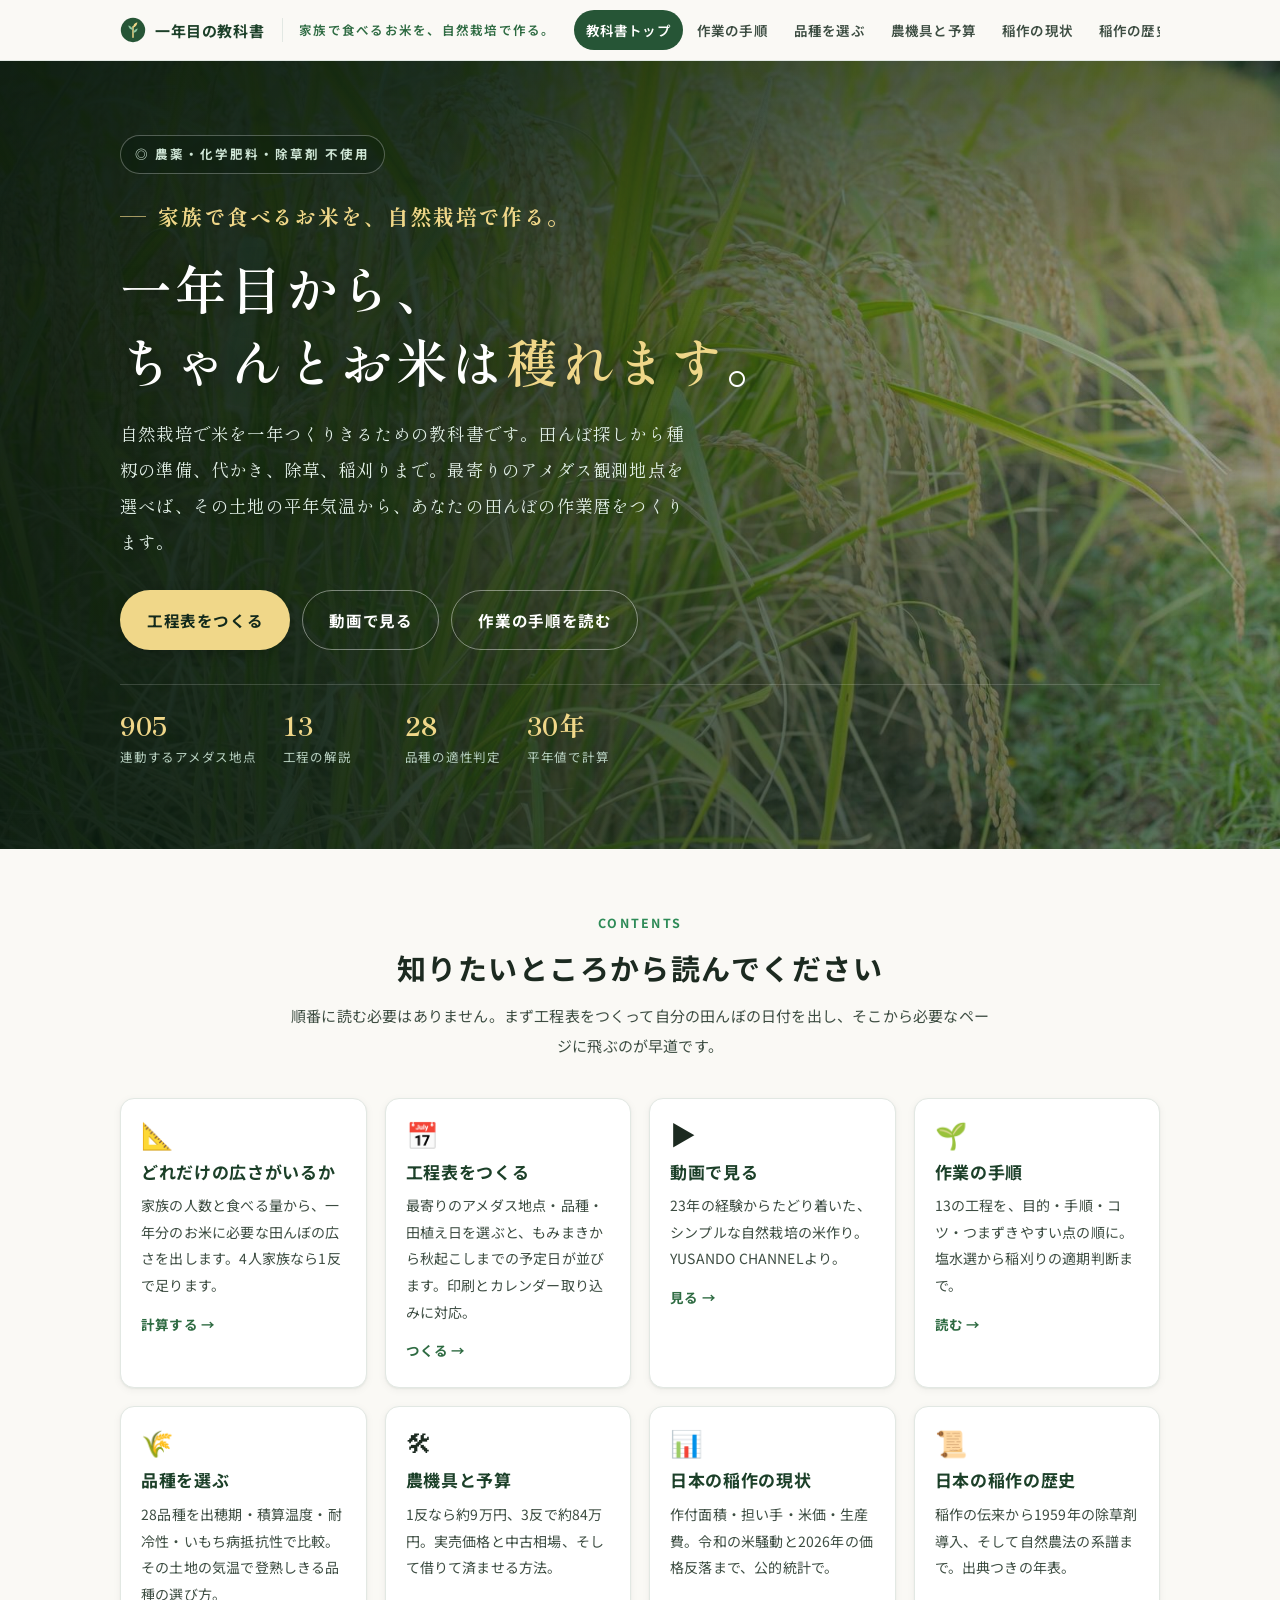
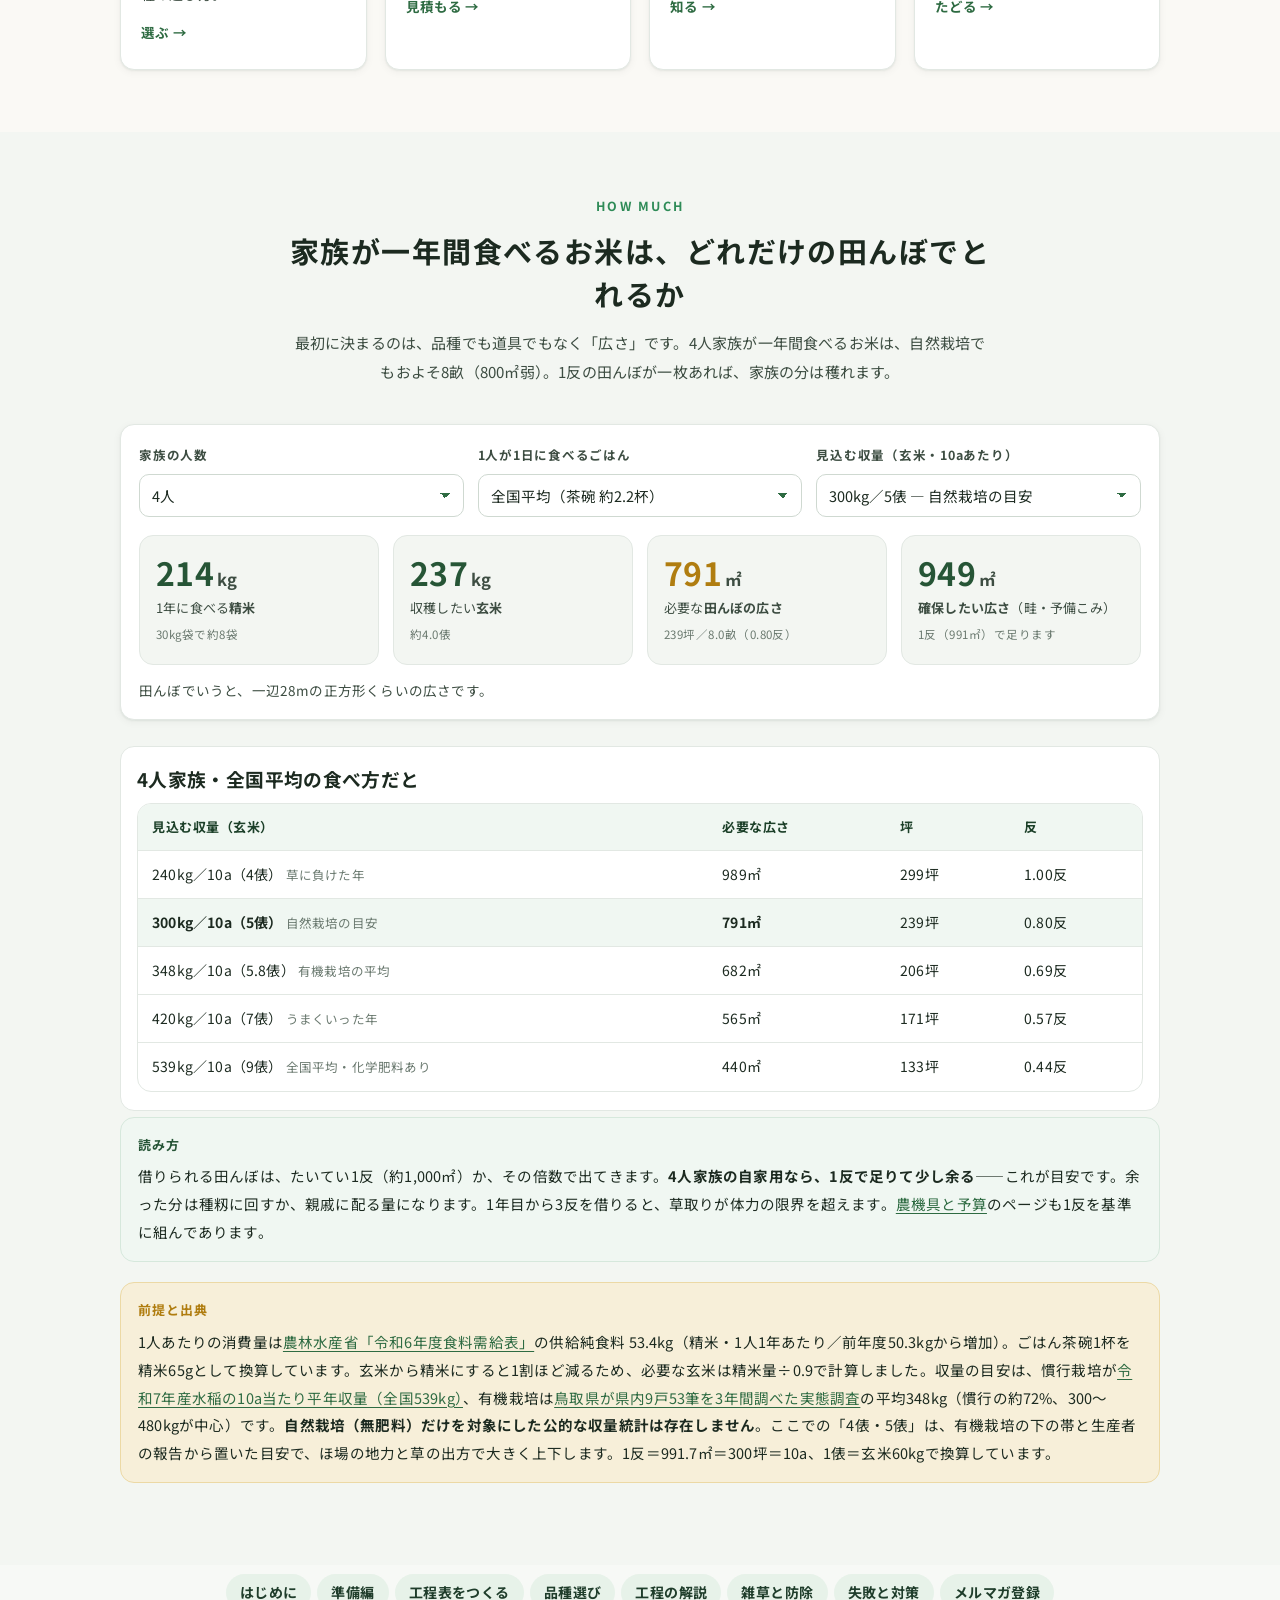
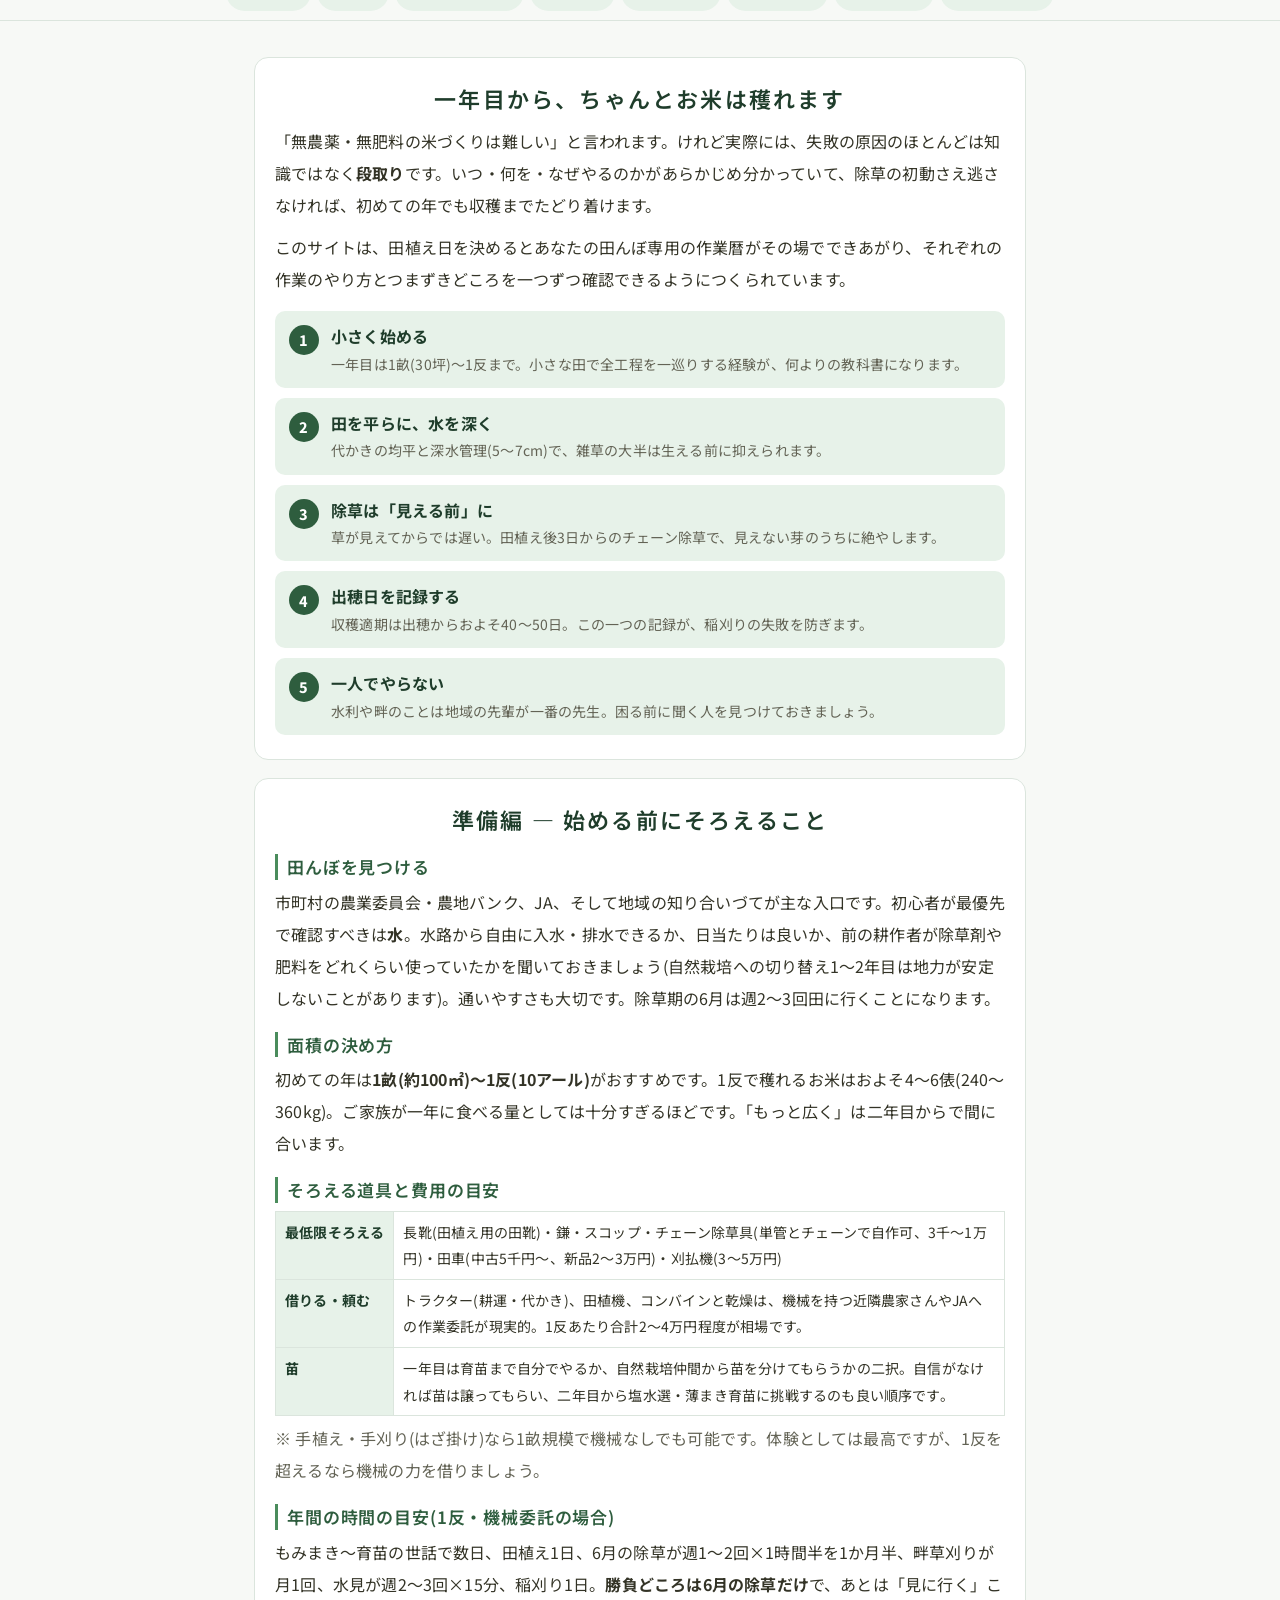
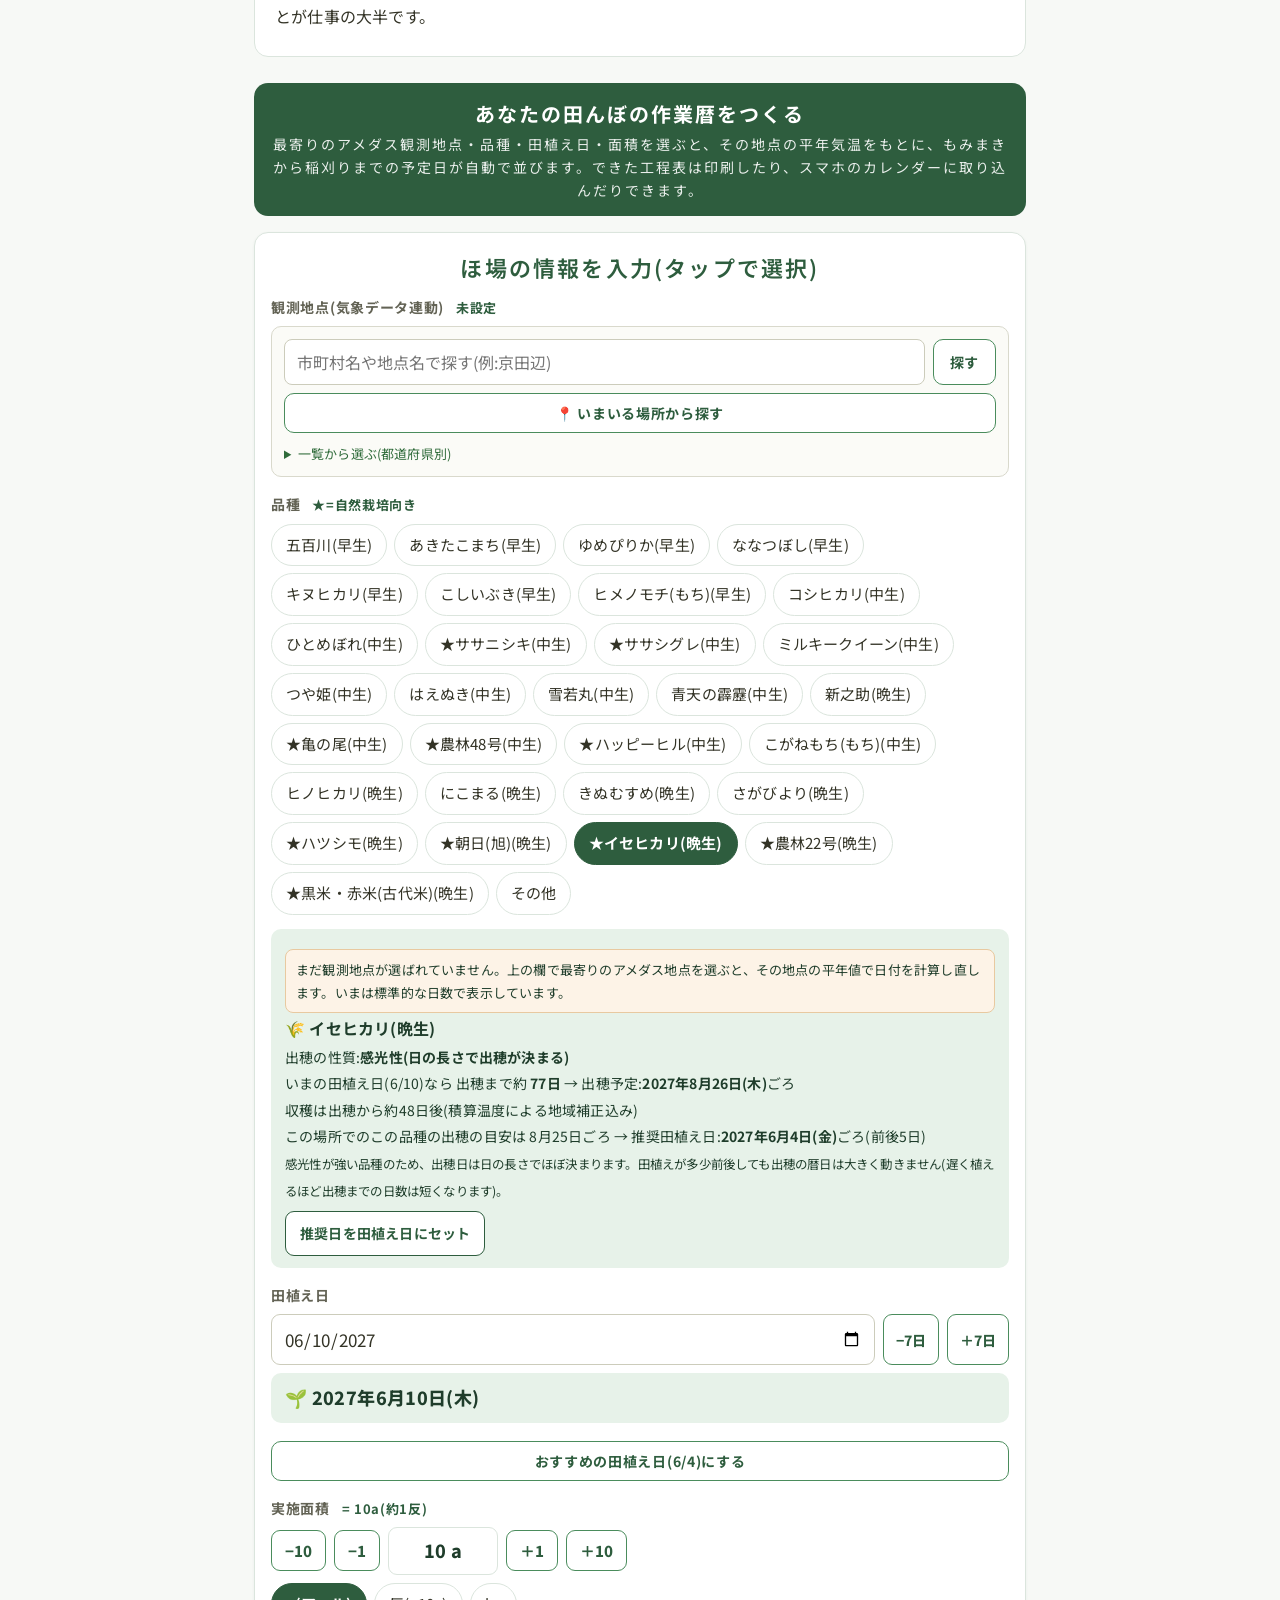
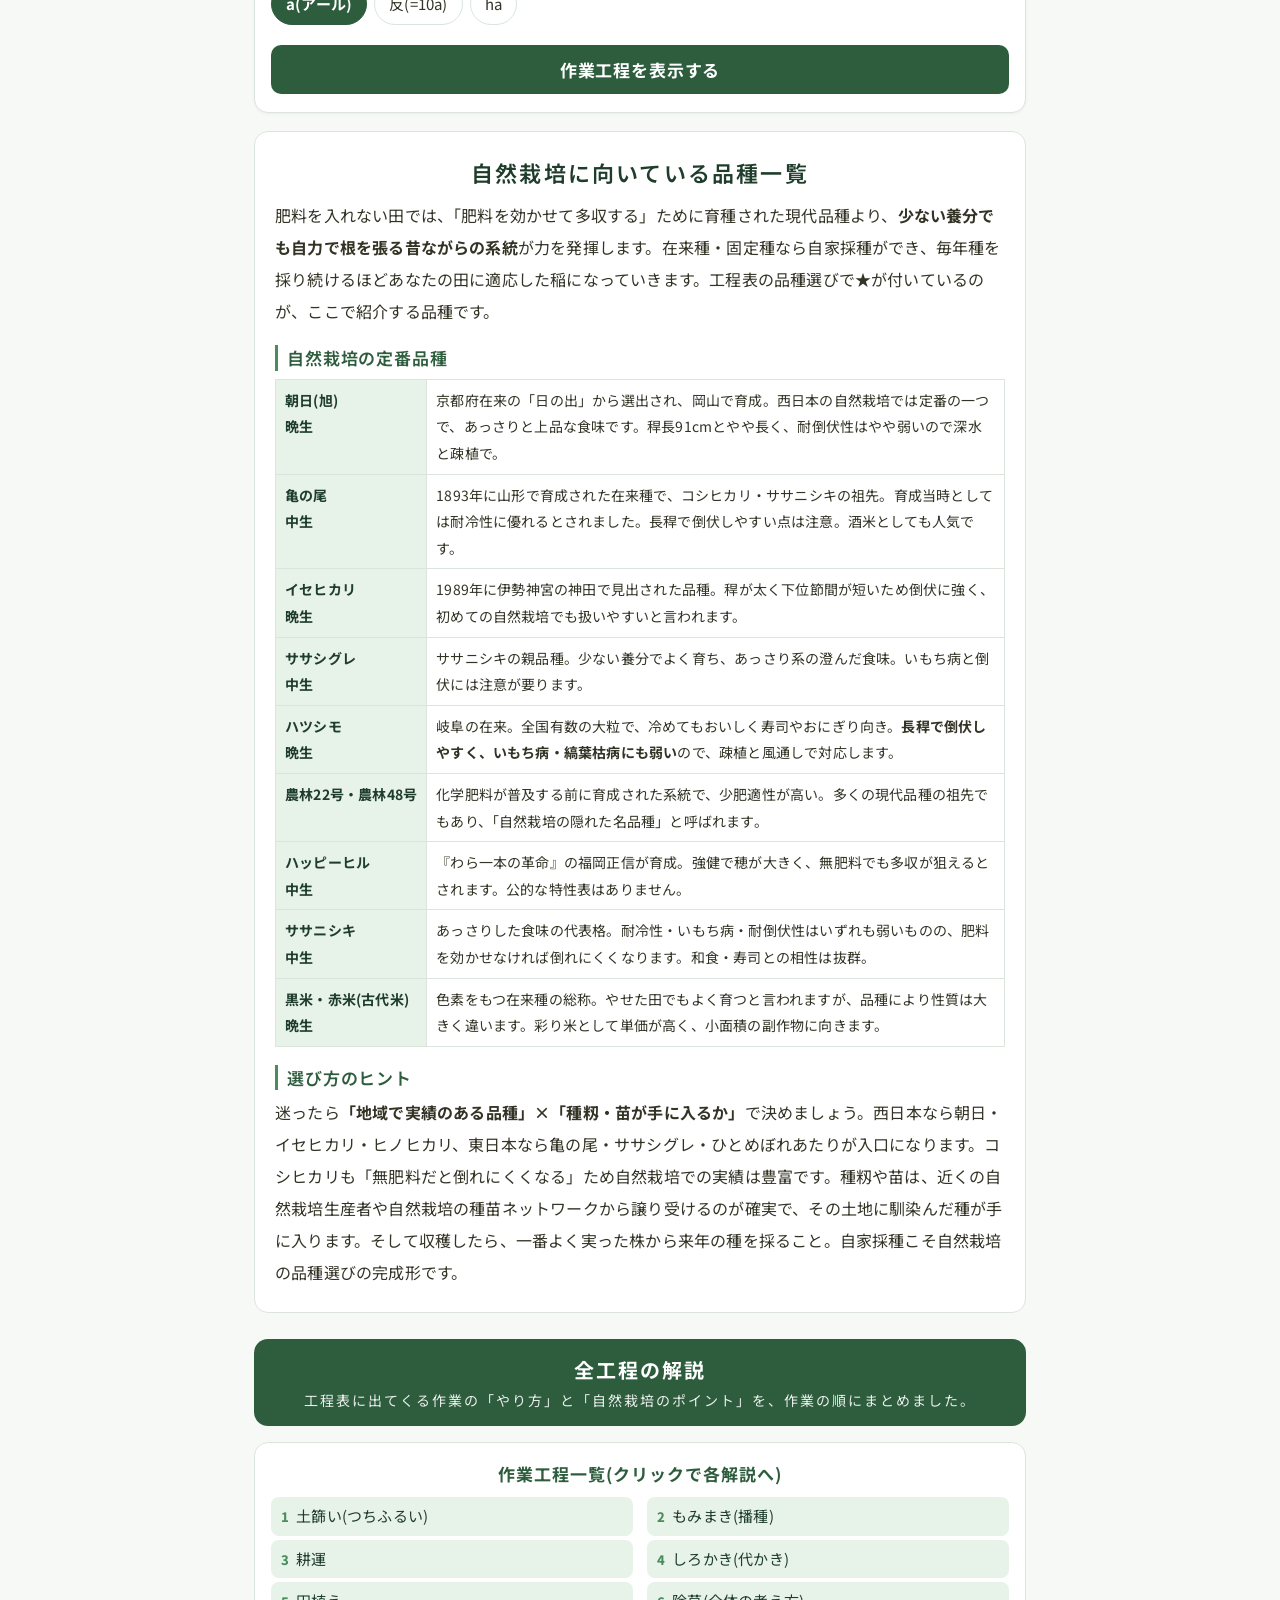
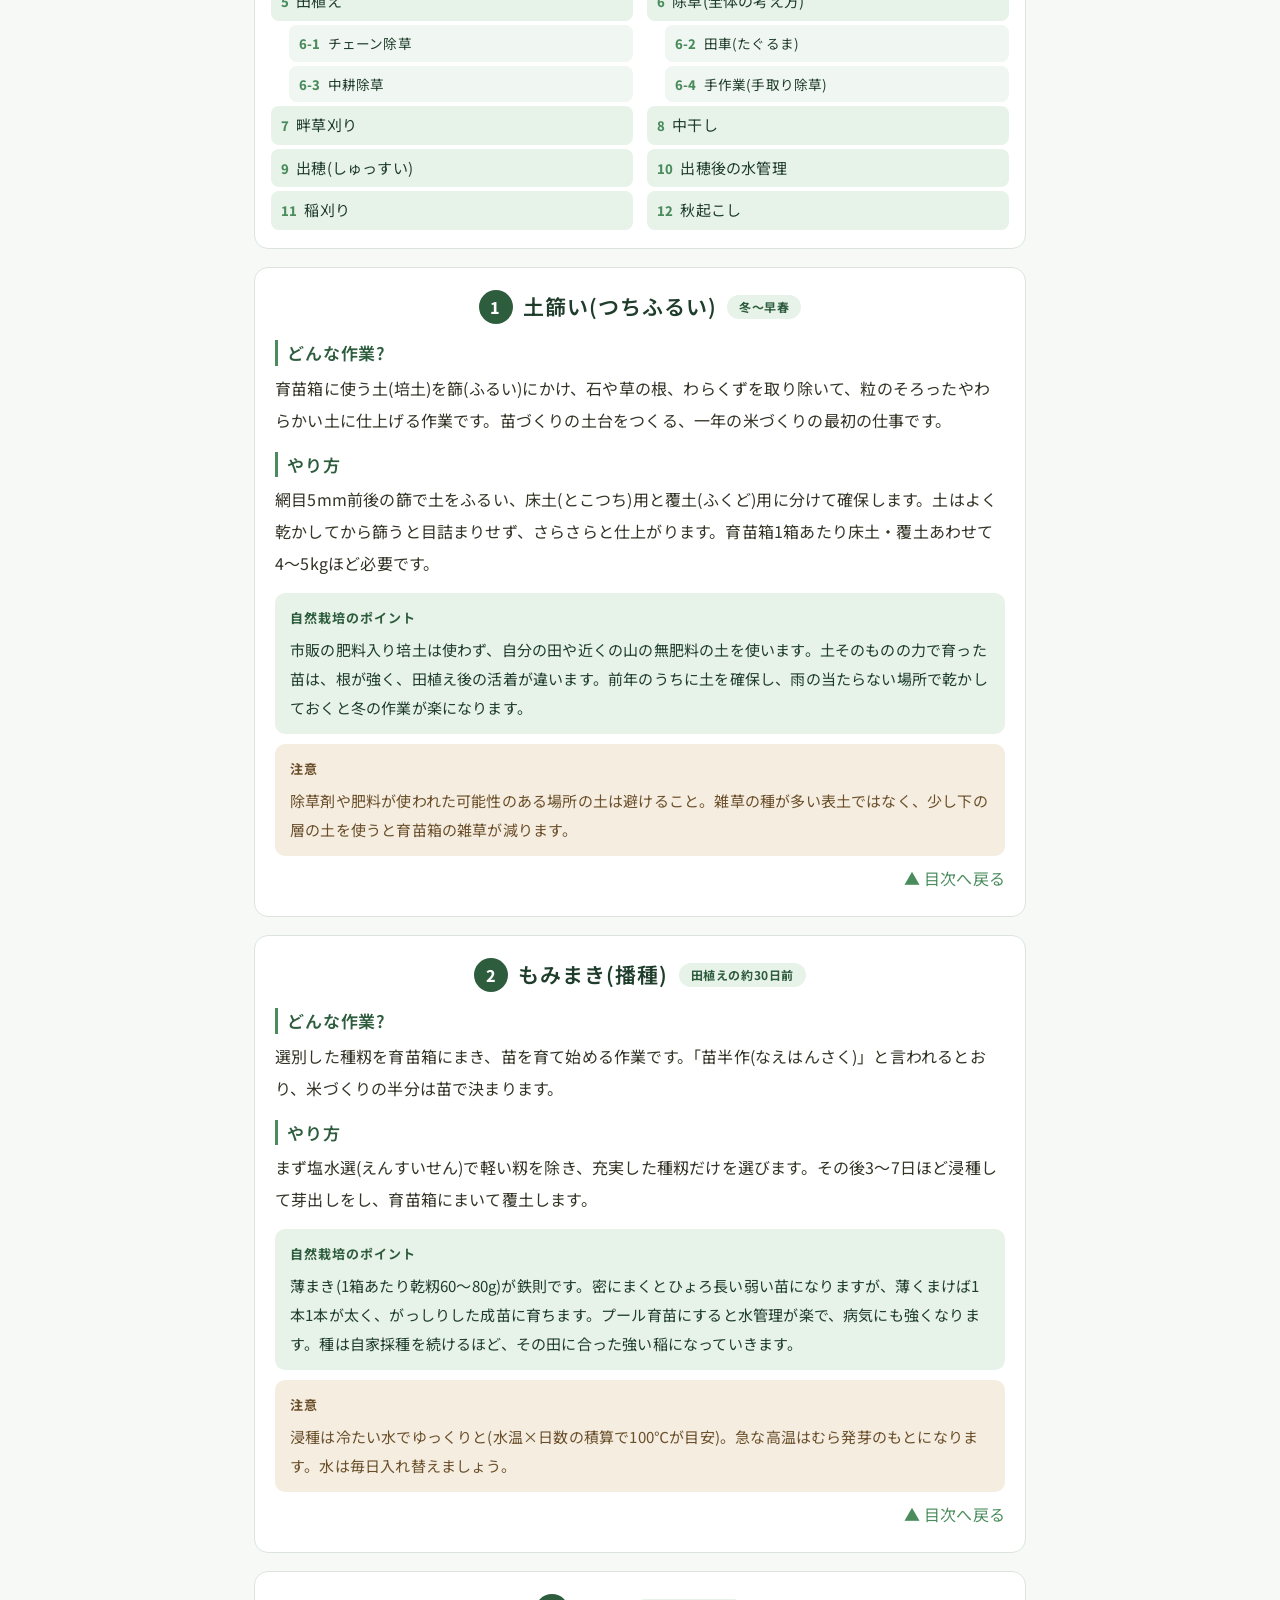
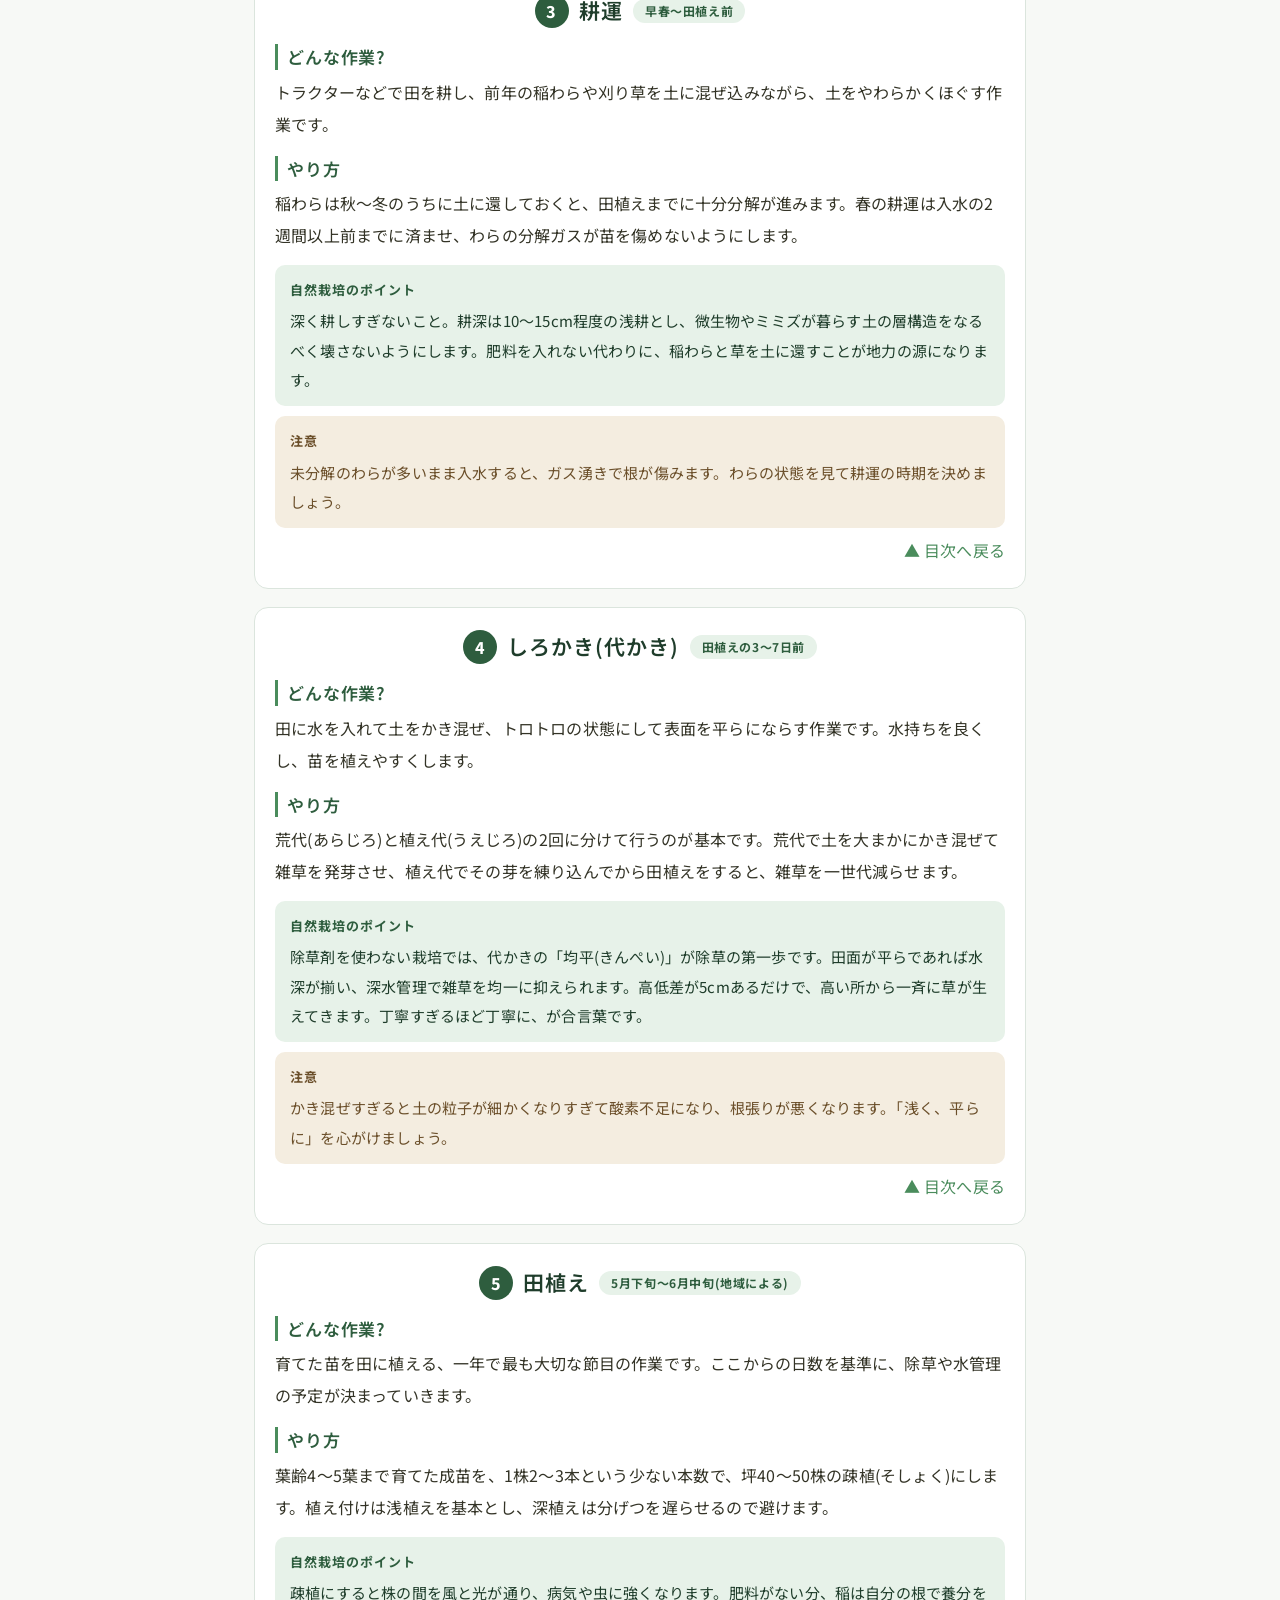
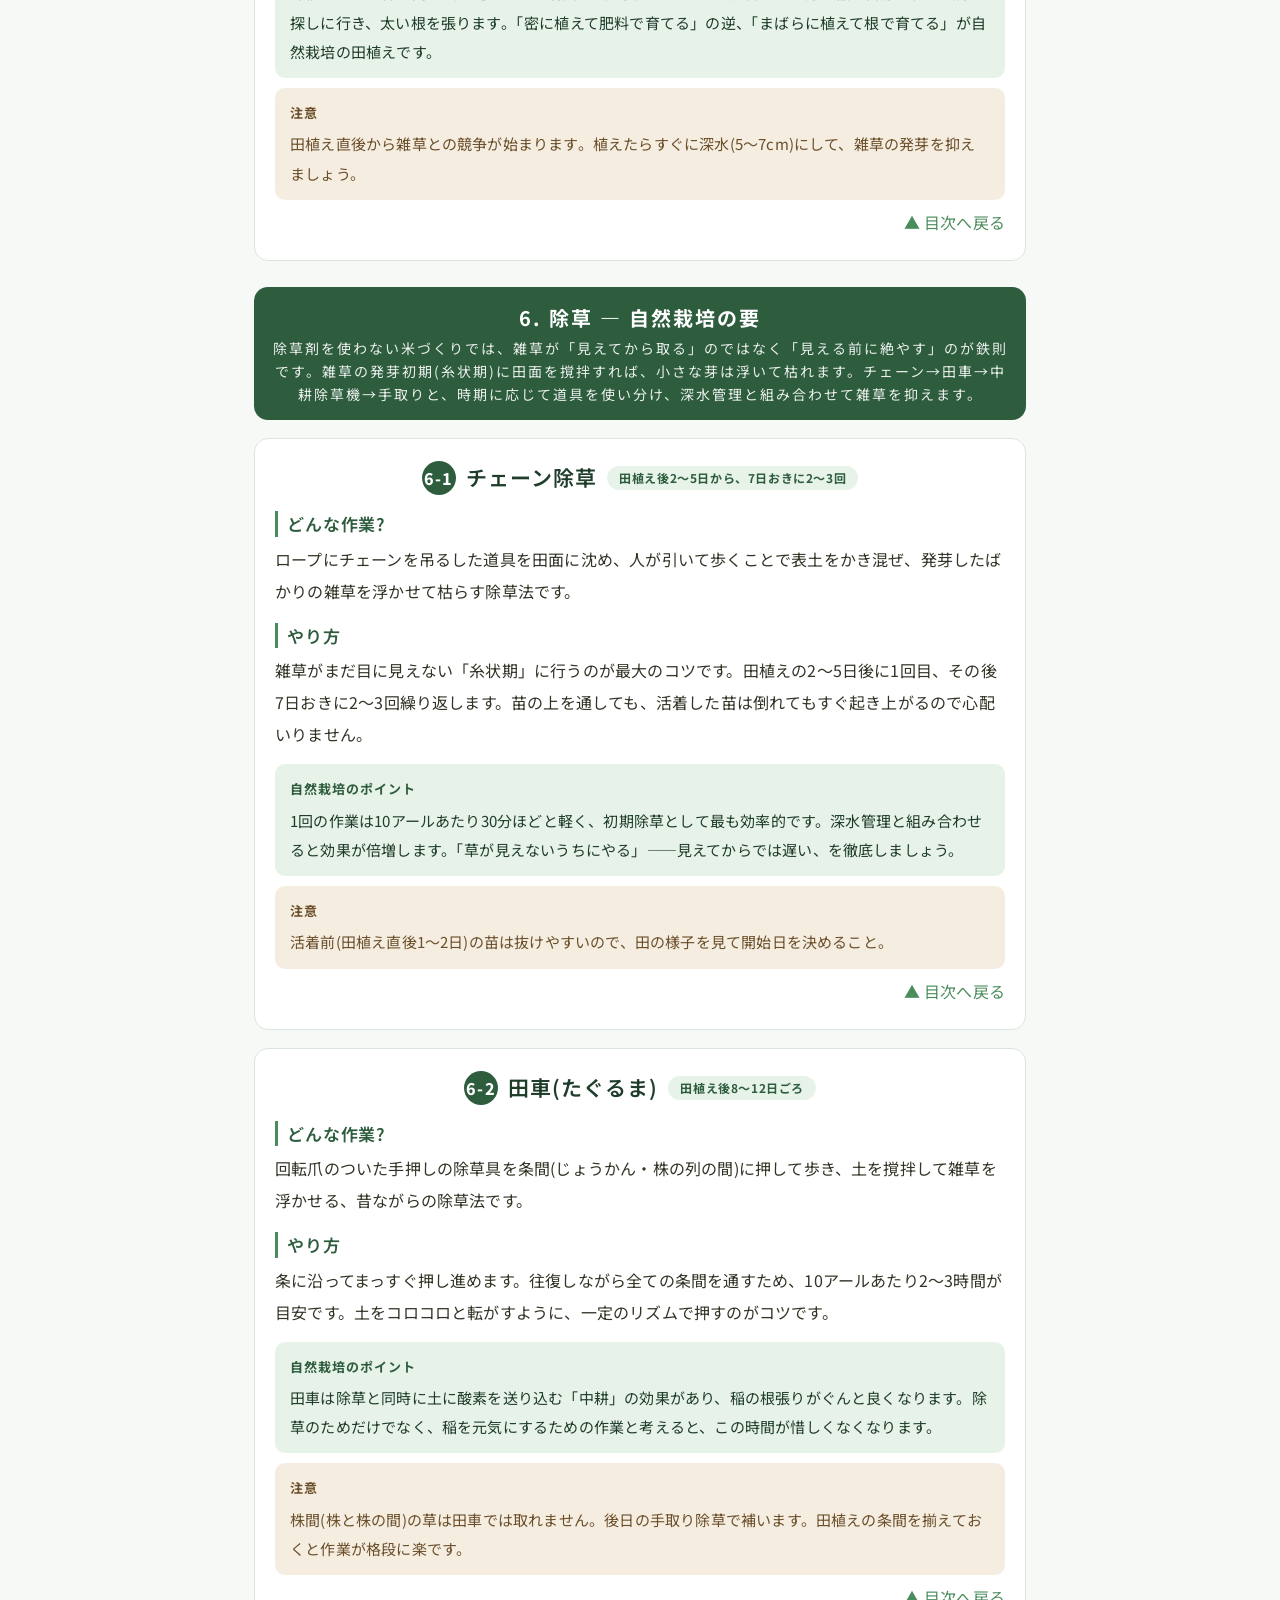
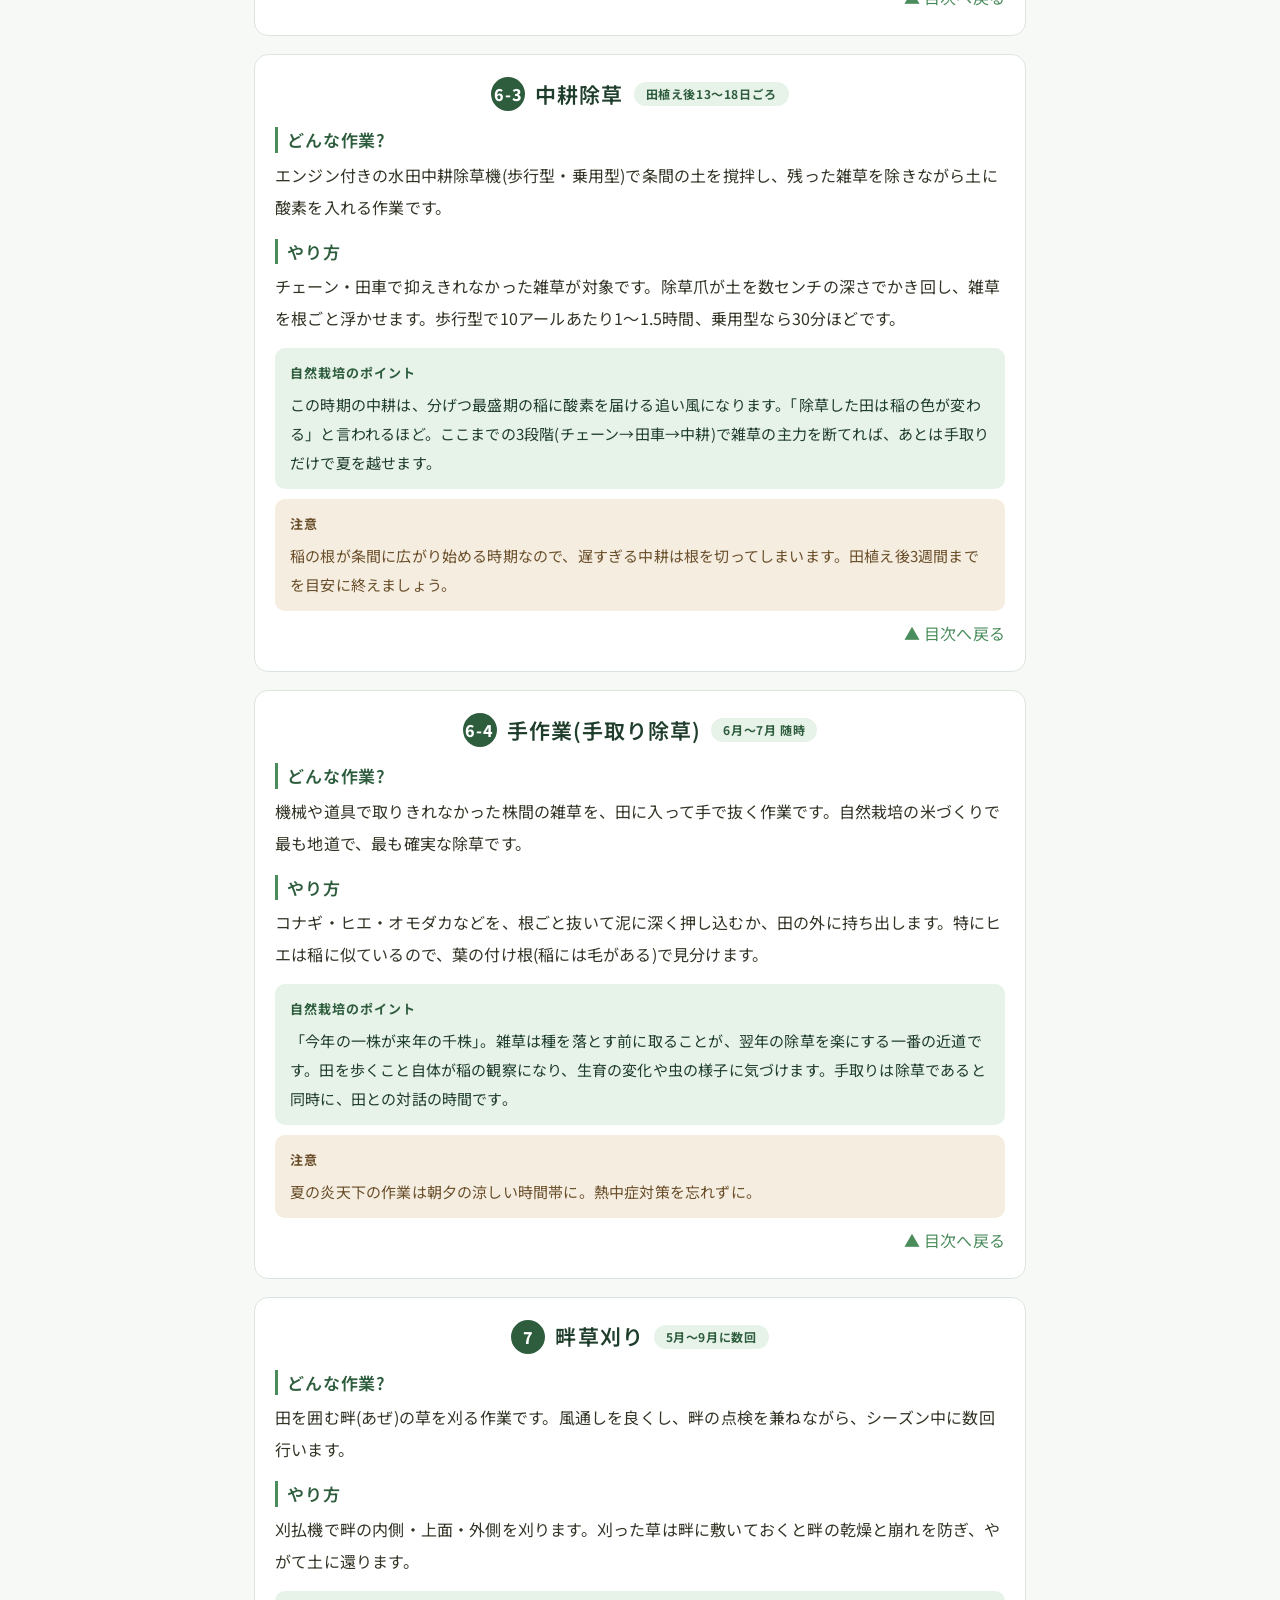
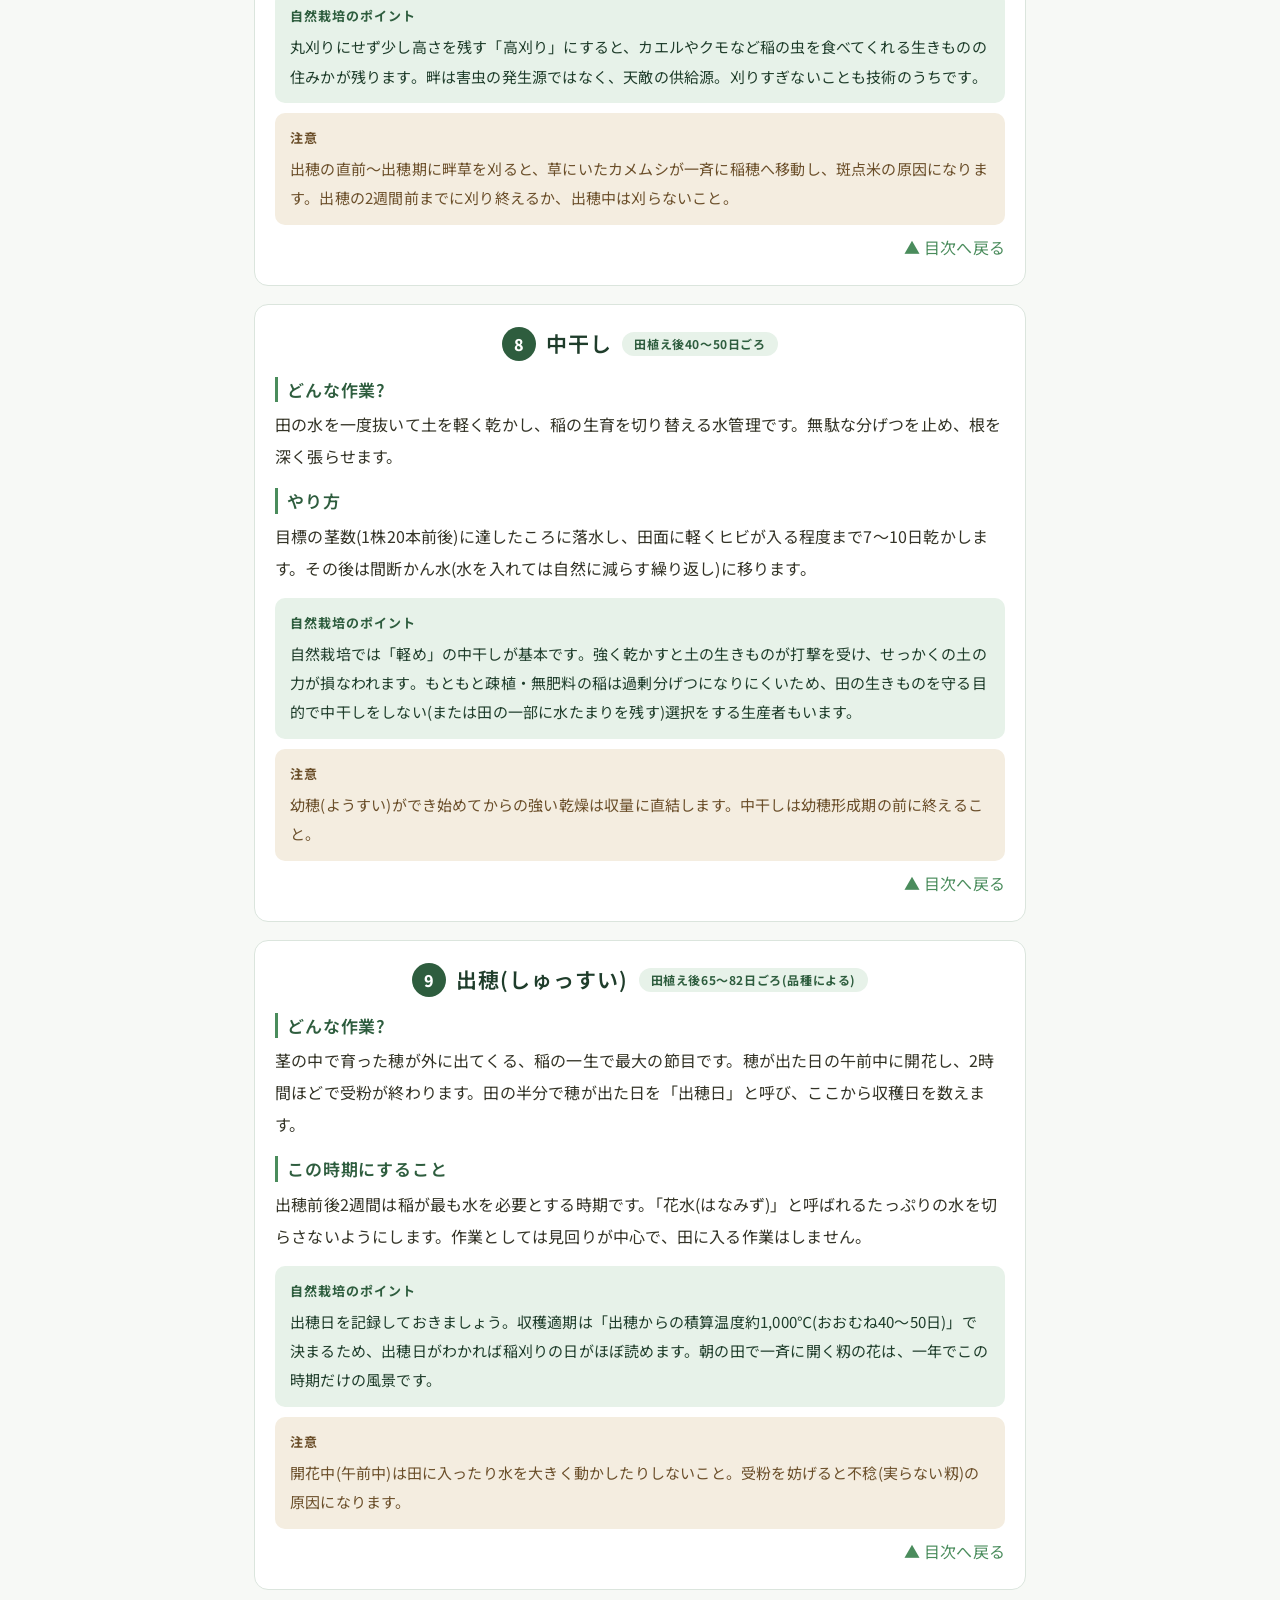
<file: index.html>
<!doctype html>
<html lang="ja">
<head>
<meta charset="utf-8">
<meta name="viewport" content="width=device-width,initial-scale=1">
<title>自然栽培の米作り 一年目の教科書</title>
<meta name="description" content="家族で食べるお米を、自然栽培で作る。無農薬・無肥料で米を一年つくりきるための教科書。最寄りのアメダス観測地点を選ぶと、気象庁の平年値から田植え・出穂・稲刈りの予定日と、その土地に向く品種を自動で計算します。">
<meta property="og:type" content="article">
<meta property="og:url" content="https://inasaku.yusando.com/">
<meta property="og:title" content="自然栽培の米作り 一年目の教科書">
<meta property="og:description" content="家族で食べるお米を、自然栽培で作る。最寄りのアメダス観測地点の平年気温から、あなたの田んぼの作業暦をつくります。">
<meta property="og:site_name" content="自然栽培の米作り 一年目の教科書">
<meta name="twitter:card" content="summary_large_image">
<link rel="canonical" href="https://inasaku.yusando.com/">
<link rel="preconnect" href="https://fonts.googleapis.com">
<link rel="preconnect" href="https://fonts.gstatic.com" crossorigin>
<link rel="stylesheet" href="https://fonts.googleapis.com/css2?family=Shippori+Mincho:wght@400;600;700&display=swap">
<link rel="stylesheet" href="assets/site.css">
</head>
<body>
<header class="topbar"><div class="topbar-in"><a class="brand" href="index.html"><svg class="mark" viewBox="0 0 32 32" aria-hidden="true"><circle cx="16" cy="16" r="15" fill="#265536"/><path d="M16 25V12" stroke="#f0d789" stroke-width="1.8" stroke-linecap="round"/><path d="M16 13c0-3.4 2.3-6 5.4-6.6C21.1 9.9 19 12.4 16 13Z" fill="#f0d789"/><path d="M16 16c-3 0-5.3-2.3-5.8-5.4C13 11.2 15.2 13.2 16 16Z" fill="#8fc7a3"/><path d="M16 19.5c3 0 5.3-2.3 5.8-5.4-2.8.6-5 2.6-5.8 5.4Z" fill="#8fc7a3"/></svg><span class="txt">一年目の教科書</span></a><span class="bar-tag">家族で食べるお米を、自然栽培で作る。</span><nav class="navlinks" aria-label="サイト内"><a href="index.html" aria-current="page">教科書トップ</a><a href="sagyou.html">作業の手順</a><a href="hinshu.html">品種を選ぶ</a><a href="nouki.html">農機具と予算</a><a href="genjou.html">稲作の現状</a><a href="rekishi.html">稲作の歴史</a></nav></div></header>
<section class="tophero">
<div class="hero-in">
<div class="eyebrow">◎ 農薬・化学肥料・除草剤 不使用</div>
<p class="tagline">家族で食べるお米を、自然栽培で作る。</p>
<h1>一年目から、<br>ちゃんとお米は<span class="accent">穫れます</span>。</h1>
<p class="sub">自然栽培で米を一年つくりきるための教科書です。田んぼ探しから種籾の準備、代かき、除草、稲刈りまで。最寄りのアメダス観測地点を選べば、その土地の平年気温から、あなたの田んぼの作業暦をつくります。</p>
<div class="hero-cta">
<a class="btn btn-p" href="#tool">工程表をつくる</a>
<a class="btn btn-g" href="#douga">動画で見る</a>
<a class="btn btn-g" href="sagyou.html">作業の手順を読む</a>
</div>
<div class="hero-stats">
<div><b>905</b><span>連動するアメダス地点</span></div>
<div><b>13</b><span>工程の解説</span></div>
<div><b>28</b><span>品種の適性判定</span></div>
<div><b>30年</b><span>平年値で計算</span></div>
</div>
</div>
</section>

<section class="band"><div class="wrap">
<div class="sec-head">
<div class="kicker">CONTENTS</div>
<h2>知りたいところから読んでください</h2>
<p>順番に読む必要はありません。まず工程表をつくって自分の田んぼの日付を出し、そこから必要なページに飛ぶのが早道です。</p>
</div>
<div class="grid g3">
<a class="card" href="#ryou"><span class="ico">📐</span><h3>どれだけの広さがいるか</h3><p>家族の人数と食べる量から、一年分のお米に必要な田んぼの広さを出します。4人家族なら1反で足ります。</p><span class="more">計算する →</span></a>
<a class="card" href="#tool"><span class="ico">📅</span><h3>工程表をつくる</h3><p>最寄りのアメダス地点・品種・田植え日を選ぶと、もみまきから秋起こしまでの予定日が並びます。印刷とカレンダー取り込みに対応。</p><span class="more">つくる →</span></a>
<a class="card" href="#douga"><span class="ico">▶</span><h3>動画で見る</h3><p>23年の経験からたどり着いた、シンプルな自然栽培の米作り。YUSANDO CHANNELより。</p><span class="more">見る →</span></a>
<a class="card" href="sagyou.html"><span class="ico">🌱</span><h3>作業の手順</h3><p>13の工程を、目的・手順・コツ・つまずきやすい点の順に。塩水選から稲刈りの適期判断まで。</p><span class="more">読む →</span></a>
<a class="card" href="hinshu.html"><span class="ico">🌾</span><h3>品種を選ぶ</h3><p>28品種を出穂期・積算温度・耐冷性・いもち病抵抗性で比較。その土地の気温で登熟しきる品種の選び方。</p><span class="more">選ぶ →</span></a>
<a class="card" href="nouki.html"><span class="ico">🛠</span><h3>農機具と予算</h3><p>1反なら約9万円、3反で約84万円。実売価格と中古相場、そして借りて済ませる方法。</p><span class="more">見積もる →</span></a>
<a class="card" href="genjou.html"><span class="ico">📊</span><h3>日本の稲作の現状</h3><p>作付面積・担い手・米価・生産費。令和の米騒動と2026年の価格反落まで、公的統計で。</p><span class="more">知る →</span></a>
<a class="card" href="rekishi.html"><span class="ico">📜</span><h3>日本の稲作の歴史</h3><p>稲作の伝来から1959年の除草剤導入、そして自然農法の系譜まで。出典つきの年表。</p><span class="more">たどる →</span></a>
</div>
</div></section>

<section class="band alt" id="ryou"><div class="wrap">
<div class="sec-head">
<div class="kicker">HOW MUCH</div>
<h2>家族が一年間食べるお米は、どれだけの田んぼでとれるか</h2>
<p>最初に決まるのは、品種でも道具でもなく「広さ」です。4人家族が一年間食べるお米は、自然栽培でもおよそ8畝（800㎡弱）。1反の田んぼが一枚あれば、家族の分は穫れます。</p>
</div>

<div class="calc">
<div class="calc-row">
<div>
<label for="ry-p">家族の人数</label>
<select id="ry-p"><option value="1">1人</option><option value="2">2人</option><option value="3">3人</option><option value="4" selected>4人</option><option value="5">5人</option><option value="6">6人</option><option value="8">8人</option></select>
</div>
<div>
<label for="ry-e">1人が1日に食べるごはん</label>
<select id="ry-e"><option value="53.4" selected>全国平均（茶碗 約2.2杯）</option><option value="23.7">茶碗1杯</option><option value="47.5">茶碗2杯</option><option value="71.2">茶碗3杯</option><option value="94.9">茶碗4杯</option></select>
</div>
<div>
<label for="ry-y">見込む収量（玄米・10aあたり）</label>
<select id="ry-y"><option value="240">240kg／4俵 — 草に負けた年</option><option value="300" selected>300kg／5俵 — 自然栽培の目安</option><option value="348">348kg／5.8俵 — 有機栽培の平均</option><option value="420">420kg／7俵 — うまくいった年</option><option value="539">539kg／9俵 — 全国平均（化学肥料あり）</option></select>
</div>
</div>

<div class="tiles" id="ry-out">
<div class="tile"><div class="n" id="ry-h">214<span class="u">kg</span></div><div class="l">1年に食べる<b>精米</b></div><div class="y" id="ry-h2">30kg袋で約8袋</div></div>
<div class="tile"><div class="n" id="ry-g">237<span class="u">kg</span></div><div class="l">収穫したい<b>玄米</b></div><div class="y" id="ry-g2">約4.0俵</div></div>
<div class="tile gold"><div class="n" id="ry-a">791<span class="u">㎡</span></div><div class="l">必要な<b>田んぼの広さ</b></div><div class="y" id="ry-a2">239坪／8.0畝（0.80反）</div></div>
<div class="tile"><div class="n" id="ry-b">949<span class="u">㎡</span></div><div class="l"><b>確保したい広さ</b>（畦・予備こみ）</div><div class="y" id="ry-b2">1反（991㎡）で足ります</div></div>
</div>
<p class="calc-note" id="ry-note">田んぼでいうと、一辺28mの正方形くらいの一枚です。</p>
</div>

<div class="tiles" style="grid-template-columns:1fr;margin-top:26px">
<div class="tile">
<h3 style="margin:0 0 10px">4人家族・全国平均の食べ方だと</h3>
<div class="tbl-wrap" style="margin:0">
<table>
<thead><tr><th>見込む収量（玄米）</th><th>必要な広さ</th><th>坪</th><th>反</th></tr></thead>
<tbody>
<tr><td>240kg／10a（4俵）<span class="sm"> 草に負けた年</span></td><td>989㎡</td><td>299坪</td><td>1.00反</td></tr>
<tr style="background:var(--green-50)"><td><b>300kg／10a（5俵）</b><span class="sm"> 自然栽培の目安</span></td><td><b>791㎡</b></td><td>239坪</td><td>0.80反</td></tr>
<tr><td>348kg／10a（5.8俵）<span class="sm"> 有機栽培の平均</span></td><td>682㎡</td><td>206坪</td><td>0.69反</td></tr>
<tr><td>420kg／10a（7俵）<span class="sm"> うまくいった年</span></td><td>565㎡</td><td>171坪</td><td>0.57反</td></tr>
<tr><td>539kg／10a（9俵）<span class="sm"> 全国平均・化学肥料あり</span></td><td>440㎡</td><td>133坪</td><td>0.44反</td></tr>
</tbody>
</table>
</div>
</div>
</div>

<div class="note">
<b>読み方</b>
借りられる田んぼは、たいてい1反（約1,000㎡）か、その倍数で出てきます。<b>4人家族の自家用なら、1反で足りて少し余る</b>——これが目安です。余った分は種籾に回すか、親戚に配る量になります。1年目から3反を借りると、草取りが体力の限界を超えます。<a href="nouki.html">農機具と予算</a>のページも1反を基準に組んであります。
</div>

<div class="tip">
<b>前提と出典</b>
1人あたりの消費量は<a href="https://www.maff.go.jp/j/press/kanbo/anpo/251010.html" target="_blank" rel="noopener">農林水産省「令和6年度食料需給表」</a>の供給純食料 53.4kg（精米・1人1年あたり／前年度50.3kgから増加）。ごはん茶碗1杯を精米65gとして換算しています。玄米から精米にすると1割ほど減るため、必要な玄米は精米量÷0.9で計算しました。収量の目安は、慣行栽培が<a href="https://www.maff.go.jp/j/press/tokei/seiryu/250411.html" target="_blank" rel="noopener">令和7年産水稲の10a当たり平年収量（全国539kg）</a>、有機栽培は<a href="https://www.pref.tottori.lg.jp/secure/1018348/2011-13.pdf" target="_blank" rel="noopener">鳥取県が県内9戸53筆を3年間調べた実態調査</a>の平均348kg（慣行の約72%、300〜480kgが中心）です。<b>自然栽培（無肥料）だけを対象にした公的な収量統計は存在しません</b>。ここでの「4俵・5俵」は、有機栽培の下の帯と生産者の報告から置いた目安で、ほ場の地力と草の出方で大きく上下します。1反＝991.7㎡＝300坪＝10a、1俵＝玄米60kgで換算しています。
</div>

<script>
(function(){
  var $=function(i){return document.getElementById(i);};
  var P=$("ry-p"), E=$("ry-e"), Y=$("ry-y");
  if(!P||!E||!Y) return;
  var TSUBO=3.305785, TAN=991.7;
  function n(v,d){return v.toLocaleString("ja-JP",{minimumFractionDigits:d===undefined?0:d,maximumFractionDigits:d===undefined?0:d});}
  function calc(){
    var p=+P.value, e=+E.value, y=+Y.value;
    var hak=p*e;                 // 精米 kg/年
    var gen=hak/0.9;             // 玄米 kg
    var m2=gen/y*1000;           // 必要面積 ㎡
    var buf=m2*1.2;              // 畦・不作の年をみた広さ
    $("ry-h").innerHTML=n(hak,hak<100?1:0)+'<span class="u">kg</span>';
    $("ry-h2").textContent="30kg袋で約"+n(Math.ceil(hak/30))+"袋";
    $("ry-g").innerHTML=n(gen)+'<span class="u">kg</span>';
    $("ry-g2").textContent="約"+n(gen/60,1)+"俵";
    $("ry-a").innerHTML=n(m2)+'<span class="u">㎡</span>';
    $("ry-a2").textContent=n(m2/TSUBO)+"坪／"+n(m2/TAN*10,1)+"畝（"+n(m2/TAN,2)+"反）";
    $("ry-b").innerHTML=n(buf)+'<span class="u">㎡</span>';
    $("ry-b2").textContent=buf<=TAN?"1反（991㎡）で足ります":"約"+n(buf/TAN,1)+"反ぶんです";
    $("ry-note").textContent="田んぼでいうと、一辺"+n(Math.sqrt(m2))+"mの正方形くらいの広さです。";
  }
  P.addEventListener("change",calc); E.addEventListener("change",calc); Y.addEventListener("change",calc);
  calc();
})();
</script>
</div></section>


<div id="inasaku-kyokasho">
<link href="https://fonts.googleapis.com/css2?family=Noto+Sans+JP:wght@400;500;600;700&display=swap" rel="stylesheet">
<span id="top"></span>
<style>
#inasaku-kyokasho{
--green-900:#1f3d2b; --green-700:#2e5d3e; --green-500:#4a8c5c; --green-100:#e7f2e9;
--earth-700:#6b4f2a; --earth-100:#f4ede0; --gold:#c9a227;
--ink:#26302a; --sub:#5c6a60; --line:#dbe5dd; --bg:#f7f9f6; --card:#ffffff;
}
#inasaku-kyokasho *{box-sizing:border-box; margin:0; padding:0; -webkit-tap-highlight-color:transparent;}
#inasaku-kyokasho{
font-family:"Hiragino Kaku Gothic ProN","Hiragino Sans","Yu Gothic","Noto Sans JP",Meiryo,sans-serif;
background:var(--bg); color:var(--ink); line-height:1.65; -webkit-font-smoothing:antialiased;
}
#inasaku-kyokasho .app-head{
background:linear-gradient(135deg,var(--green-900) 0%,var(--green-700) 70%,#3c6e4c 100%);
color:#fff; padding:24px 20px 20px; text-align:center;
}
#inasaku-kyokasho .app-head h1{font-size:1.3rem; letter-spacing:.06em; font-weight:700;}
#inasaku-kyokasho .app-head p{font-size:.8rem; opacity:.85; margin-top:6px; letter-spacing:.04em;}
#inasaku-kyokasho .wrap{max-width:860px; margin:0 auto; padding:16px 12px 60px;}
#inasaku-kyokasho .card{
background:var(--card); border:1px solid var(--line); border-radius:14px;
padding:18px 16px; margin-top:16px; box-shadow:0 1px 3px rgba(31,61,43,.06);
}
#inasaku-kyokasho .card h2{
font-size:1rem; color:var(--green-700); letter-spacing:.05em; margin-bottom:12px;
padding-left:10px; border-left:4px solid var(--green-500);
}
#inasaku-kyokasho .flabel{font-size:.82rem; font-weight:700; color:var(--sub); margin:16px 0 7px; letter-spacing:.05em;}
#inasaku-kyokasho .flabel:first-of-type{margin-top:2px;}
#inasaku-kyokasho .flabel .picked{color:var(--green-700); margin-left:8px; font-size:.85rem;}
#inasaku-kyokasho /* chips */
.chips{display:flex; flex-wrap:wrap; gap:7px;}
#inasaku-kyokasho .chip{
border:1.5px solid var(--line); background:#fff; color:var(--ink);
border-radius:22px; padding:8px 14px; font-size:.88rem; cursor:pointer; user-select:none;
transition:background .1s,border-color .1s;
}
#inasaku-kyokasho .chip.sm{padding:7px 0; font-size:.85rem; text-align:center; border-radius:9px;}
#inasaku-kyokasho .chip.on{background:var(--green-700); border-color:var(--green-700); color:#fff; font-weight:700;}
#inasaku-kyokasho .chips.grid12{display:grid; grid-template-columns:repeat(6,1fr);}
#inasaku-kyokasho .chips.grid7{display:grid; grid-template-columns:repeat(7,1fr);}
#inasaku-kyokasho .chips.grid5{display:grid; grid-template-columns:repeat(5,1fr);}
@media(max-width:480px){ #inasaku-kyokasho .chips.grid12{grid-template-columns:repeat(4,1fr);} }
#inasaku-kyokasho .datebar{
background:var(--green-100); border-radius:10px; padding:10px 14px; margin-bottom:10px;
font-size:1.05rem; font-weight:800; color:var(--green-900); letter-spacing:.02em;
}
#inasaku-kyokasho .varinfo{
background:var(--green-100); border-radius:10px; padding:12px 14px; margin-top:14px;
font-size:.86rem; color:var(--green-900); line-height:1.8;
}
#inasaku-kyokasho .varinfo b.vt{font-size:.95rem;}
#inasaku-kyokasho .varinfo .setbtn{
display:inline-block; margin-top:8px; border:1.5px solid var(--green-700); background:#fff;
color:var(--green-700); border-radius:9px; padding:8px 14px; font-size:.85rem; font-weight:700;
cursor:pointer; user-select:none;
}
#inasaku-kyokasho .varinfo .setbtn:active{background:var(--green-100);}
#inasaku-kyokasho /* stepper */
.stepper{display:flex; align-items:center; gap:8px; flex-wrap:wrap;}
#inasaku-kyokasho .stepbtn{
border:1.5px solid var(--green-500); background:#fff; color:var(--green-700);
border-radius:9px; padding:9px 13px; font-size:.95rem; font-weight:800; cursor:pointer; user-select:none;
}
#inasaku-kyokasho .stepbtn:active{background:var(--green-100);}
#inasaku-kyokasho .stepval{
min-width:110px; text-align:center; font-size:1.15rem; font-weight:800; color:var(--green-900);
background:#fff; border:1.5px solid var(--line); border-radius:9px; padding:8px 10px;
}
#inasaku-kyokasho .btn{
display:inline-block; border:none; cursor:pointer; font-size:.95rem; font-weight:700;
border-radius:10px; padding:12px 22px; letter-spacing:.05em; user-select:none;
}
#inasaku-kyokasho .btn:active{opacity:.75;}
#inasaku-kyokasho .btn-main{background:var(--green-700); color:#fff; width:100%; margin-top:20px; font-size:1.05rem;}
#inasaku-kyokasho .btn-sub{background:#fff; color:var(--green-700); border:1.5px solid var(--green-500); padding:9px 16px; font-size:.85rem;}
#inasaku-kyokasho .btn-row{display:flex; flex-wrap:wrap; gap:10px; margin-top:14px;}
#inasaku-kyokasho .hidden{display:none;}
#inasaku-kyokasho .summary{
background:var(--green-100); border-radius:10px; padding:12px 14px; font-size:.86rem;
color:var(--green-900); margin-bottom:12px;
}
#inasaku-kyokasho .summary strong{font-size:.95rem;}
#inasaku-kyokasho .workload{
background:var(--earth-100); border-radius:10px; padding:12px 14px; font-size:.84rem;
color:var(--earth-700); margin-bottom:16px;
}
#inasaku-kyokasho .workload b{display:block; margin-bottom:4px; letter-spacing:.04em;}
#inasaku-kyokasho /* timeline */
.tl{list-style:none;}
#inasaku-kyokasho .tl li{position:relative; padding:0 0 22px 32px; border-left:2.5px solid var(--line); margin-left:12px;}
#inasaku-kyokasho .tl li:last-child{border-left-color:transparent; padding-bottom:4px;}
#inasaku-kyokasho .tl li::before{
content:""; position:absolute; left:-9px; top:2px; width:15px; height:15px; border-radius:50%;
background:var(--green-500); border:3px solid #fff; box-shadow:0 0 0 2px var(--green-500);
}
#inasaku-kyokasho .tl li.milestone::before{background:var(--gold); box-shadow:0 0 0 2px var(--gold);}
#inasaku-kyokasho .tl li.planting::before{background:var(--green-900); box-shadow:0 0 0 2px var(--green-900);}
#inasaku-kyokasho .tl .date{font-size:1.02rem; font-weight:800; color:var(--green-900); letter-spacing:.02em;}
#inasaku-kyokasho .tl .date small{font-weight:600; color:var(--sub); font-size:.75rem; margin-left:6px;}
#inasaku-kyokasho .tl .name{font-size:1rem; font-weight:700; margin-top:1px;}
#inasaku-kyokasho .tl .name .tag{
display:inline-block; font-size:.68rem; font-weight:700; color:#fff; background:var(--green-500);
border-radius:20px; padding:1px 9px; margin-left:8px; vertical-align:2px; letter-spacing:.05em;
}
#inasaku-kyokasho .tl li.milestone .tag{background:var(--gold);}
#inasaku-kyokasho .tl li.planting .tag{background:var(--green-900);}
#inasaku-kyokasho .tl .note{
font-size:.82rem; color:var(--sub); margin-top:5px; background:#f2f6f2;
border-radius:8px; padding:8px 11px;
}
#inasaku-kyokasho .adjust{display:inline-flex; align-items:center; gap:6px; margin-top:7px; font-size:.78rem; color:var(--sub);}
#inasaku-kyokasho .adjust .stepbtn{padding:4px 11px; font-size:.9rem; border-radius:7px;}
#inasaku-kyokasho .adjust .val{font-weight:800; color:var(--green-900); min-width:52px; text-align:center; font-size:.9rem;}
#inasaku-kyokasho .footnote{font-size:.75rem; color:var(--sub); margin-top:16px; line-height:1.7;}
@media print{
#inasaku-kyokasho .app-head{background:var(--green-900) !important; -webkit-print-color-adjust:exact; print-color-adjust:exact;}
#inasaku-kyokasho .no-print{display:none !important;}
#inasaku-kyokasho .card{box-shadow:none; border-color:#bbb; break-inside:avoid;}
#inasaku-kyokasho{background:#fff;}
}
#inasaku-kyokasho{
--green-900:#1f3d2b; --green-700:#2e5d3e; --green-500:#4a8c5c; --green-100:#e7f2e9;
--earth-700:#6b4f2a; --earth-100:#f4ede0; --gold:#c9a227;
--ink:#26302a; --sub:#5c6a60; --line:#dbe5dd; --bg:#f7f9f6; --card:#ffffff;
}
#inasaku-kyokasho *{box-sizing:border-box; margin:0; padding:0;}
#inasaku-kyokasho{
font-family:"Hiragino Kaku Gothic ProN","Hiragino Sans","Yu Gothic","Noto Sans JP",Meiryo,sans-serif;
background:var(--bg); color:var(--ink); line-height:1.85; -webkit-font-smoothing:antialiased;
}
#inasaku-kyokasho .app-head{
background:linear-gradient(135deg,var(--green-900) 0%,var(--green-700) 70%,#3c6e4c 100%);
color:#fff; padding:28px 20px 24px; text-align:center;
}
#inasaku-kyokasho .app-head h1{font-size:1.35rem; letter-spacing:.08em; font-weight:700;}
#inasaku-kyokasho .app-head p{font-size:.82rem; opacity:.88; margin-top:8px; letter-spacing:.04em;}
#inasaku-kyokasho .wrap{max-width:820px; margin:0 auto; padding:18px 14px 70px;}
#inasaku-kyokasho /* 目次 */
.toc{
background:var(--card); border:1px solid var(--line); border-radius:14px;
padding:18px 16px; margin-top:16px;
}
#inasaku-kyokasho .toc h2{font-size:.95rem; color:var(--green-700); letter-spacing:.06em; margin-bottom:10px;}
#inasaku-kyokasho .toc ol{list-style:none; display:grid; grid-template-columns:1fr 1fr; gap:4px 14px;}
@media(max-width:520px){#inasaku-kyokasho .toc ol{grid-template-columns:1fr;}}
#inasaku-kyokasho .toc a{
display:block; color:var(--green-900); text-decoration:none; font-size:.9rem;
padding:7px 10px; border-radius:8px; background:var(--green-100);
}
#inasaku-kyokasho .toc a .num{color:var(--green-500); font-weight:800; margin-right:7px; font-size:.8rem;}
#inasaku-kyokasho .toc a.subitem{margin-left:18px; background:#f0f6f1; font-size:.85rem;}
#inasaku-kyokasho /* 工程セクション */
section.step{
background:var(--card); border:1px solid var(--line); border-radius:14px;
padding:22px 20px; margin-top:18px; scroll-margin-top:12px;
}
#inasaku-kyokasho section.step h2{
font-size:1.15rem; color:var(--green-900); letter-spacing:.05em;
display:flex; align-items:center; gap:10px; flex-wrap:wrap;
}
#inasaku-kyokasho .stepnum{
flex:none; width:34px; height:34px; border-radius:50%; background:var(--green-700); color:#fff;
display:inline-flex; align-items:center; justify-content:center; font-size:.95rem; font-weight:800;
}
#inasaku-kyokasho .season{
font-size:.72rem; font-weight:700; color:var(--green-700); background:var(--green-100);
border-radius:20px; padding:3px 12px; letter-spacing:.05em;
}
#inasaku-kyokasho section.step h3{
font-size:.88rem; color:var(--green-700); margin:16px 0 4px; letter-spacing:.05em;
padding-left:9px; border-left:3.5px solid var(--green-500);
}
#inasaku-kyokasho section.step p{font-size:.92rem; margin-top:6px;}
#inasaku-kyokasho .point{
background:var(--green-100); border-radius:10px; padding:12px 15px; margin-top:14px;
font-size:.88rem; color:var(--green-900);
}
#inasaku-kyokasho .point b{display:block; font-size:.8rem; letter-spacing:.08em; margin-bottom:4px; color:var(--green-700);}
#inasaku-kyokasho .caution{
background:var(--earth-100); border-radius:10px; padding:12px 15px; margin-top:10px;
font-size:.86rem; color:var(--earth-700);
}
#inasaku-kyokasho .caution b{display:block; font-size:.8rem; letter-spacing:.08em; margin-bottom:4px;}
#inasaku-kyokasho .grouphead{
margin-top:26px; padding:14px 18px; background:var(--green-700); color:#fff;
border-radius:14px; font-size:1.05rem; font-weight:700; letter-spacing:.06em;
}
#inasaku-kyokasho .grouphead small{display:block; font-size:.78rem; font-weight:400; opacity:.9; margin-top:3px;}
#inasaku-kyokasho .totop{display:block; text-align:right; margin-top:14px; font-size:.78rem;}
#inasaku-kyokasho .totop a{color:var(--green-500); text-decoration:none;}
#inasaku-kyokasho .app-foot{
text-align:center; font-size:.75rem; color:var(--sub); padding:26px 14px 40px; line-height:1.8;
}
@media print{
#inasaku-kyokasho .app-head{-webkit-print-color-adjust:exact; print-color-adjust:exact;}
#inasaku-kyokasho section.step{break-inside:avoid; box-shadow:none;}
#inasaku-kyokasho .toc, #inasaku-kyokasho .totop{display:none;}
#inasaku-kyokasho{background:#fff;}
}
#inasaku-kyokasho /* ===== 統合サイト追加スタイル ===== */
.sitenav{
position:sticky; top:0; z-index:50; background:rgba(247,249,246,.95);
backdrop-filter:blur(4px); border-bottom:1px solid var(--line);
display:flex; gap:6px; overflow-x:auto; padding:9px 10px; -webkit-overflow-scrolling:touch;
}
#inasaku-kyokasho .sitenav a{
flex:none; text-decoration:none; font-size:.82rem; font-weight:700; color:var(--green-900);
background:var(--green-100); border-radius:20px; padding:7px 14px; letter-spacing:.03em;
}
#inasaku-kyokasho .hero{
background:var(--card); border:1px solid var(--line); border-radius:14px;
padding:24px 20px; margin-top:18px; scroll-margin-top:60px;
}
#inasaku-kyokasho .hero h2{font-size:1.2rem; color:var(--green-900); letter-spacing:.05em; margin-bottom:10px;}
#inasaku-kyokasho .hero p{font-size:.92rem; margin-top:10px;}
#inasaku-kyokasho .rules{margin-top:16px; display:grid; gap:10px;}
#inasaku-kyokasho .rule{
display:flex; gap:12px; align-items:flex-start; background:var(--green-100);
border-radius:10px; padding:12px 14px;
}
#inasaku-kyokasho .rule .rn{
flex:none; width:30px; height:30px; border-radius:50%; background:var(--green-700); color:#fff;
display:flex; align-items:center; justify-content:center; font-weight:800; font-size:.9rem; margin-top:2px;
}
#inasaku-kyokasho .rule b{display:block; font-size:.92rem; color:var(--green-900);}
#inasaku-kyokasho .rule span{font-size:.84rem; color:var(--sub);}
#inasaku-kyokasho .prep h3, #inasaku-kyokasho .fail h3{
font-size:.95rem; color:var(--green-700); margin:18px 0 6px; letter-spacing:.05em;
padding-left:9px; border-left:3.5px solid var(--green-500);
}
#inasaku-kyokasho .prep p, #inasaku-kyokasho .fail p{font-size:.9rem; margin-top:6px;}
#inasaku-kyokasho .toolrow{
width:100%; border-collapse:collapse; font-size:.85rem; margin-top:8px;
}
#inasaku-kyokasho .toolrow th, #inasaku-kyokasho .toolrow td{border:1px solid var(--line); padding:7px 9px; text-align:left; vertical-align:top;}
#inasaku-kyokasho .toolrow th{background:var(--green-100); color:var(--green-900); font-size:.8rem; white-space:nowrap;}
#inasaku-kyokasho .failcard{
border:1px solid var(--line); border-left:5px solid var(--gold); border-radius:10px;
padding:14px 16px; margin-top:12px; background:#fff;
}
#inasaku-kyokasho .failcard b.t{display:block; font-size:.95rem; color:var(--earth-700);}
#inasaku-kyokasho .failcard .why{font-size:.85rem; color:var(--sub); margin-top:4px;}
#inasaku-kyokasho .failcard .fix{
font-size:.86rem; color:var(--green-900); background:var(--green-100);
border-radius:8px; padding:9px 12px; margin-top:8px;
}
#inasaku-kyokasho .failcard .fix b{color:var(--green-700); font-size:.78rem; letter-spacing:.08em; display:block; margin-bottom:3px;}
#inasaku-kyokasho .secanchor{scroll-margin-top:60px;}
#inasaku-kyokasho .lead-note{font-size:.8rem; color:var(--sub); margin-top:10px;}
#inasaku-kyokasho .weedcard{
border:1px solid var(--line); border-left:5px solid var(--green-500); border-radius:10px;
padding:14px 16px; margin-top:12px; background:#fff;
}
#inasaku-kyokasho .weedcard b.t{font-size:.98rem; color:var(--green-900);}
#inasaku-kyokasho .weedcard .wtag{
display:inline-block; font-size:.68rem; font-weight:700; border-radius:20px;
padding:2px 10px; margin-left:8px; vertical-align:2px; letter-spacing:.04em;
}
#inasaku-kyokasho .wtag.annual{background:var(--green-100); color:var(--green-700);}
#inasaku-kyokasho .wtag.perennial{background:var(--earth-100); color:var(--earth-700);}
#inasaku-kyokasho .weedcard .feat{font-size:.85rem; color:var(--sub); margin-top:5px;}
#inasaku-kyokasho .weedcard .ctrl{
font-size:.86rem; color:var(--green-900); background:var(--green-100);
border-radius:8px; padding:9px 12px; margin-top:8px;
}
#inasaku-kyokasho .weedcard .ctrl b{color:var(--green-700); font-size:.78rem; letter-spacing:.08em; display:block; margin-bottom:3px;}
#inasaku-kyokasho{background:#f7f9f6; font-family:"Hiragino Kaku Gothic ProN","Hiragino Sans","Yu Gothic","Noto Sans JP",Meiryo,sans-serif; line-height:1.65; color:#26302a;}
</style>
<div class="app-head" hidden>
<p style="font-size:.85rem; opacity:.9; letter-spacing:.2em; margin-bottom:6px;">自然栽培の米作り</p>
<h1>一年目の教科書</h1>
<p>農薬・化学肥料・除草剤を使わずに、全くの初心者でも一年目から収穫までたどり着くための道しるべ</p>
</div>
<nav class="sitenav">
<a href="#hajimeni">はじめに</a>
<a href="#junbi">準備編</a>
<a href="#tool">工程表をつくる</a>
<a href="#hinshu">品種選び</a>
<a href="#kaisetsu">工程の解説</a>
<a href="#zassou">雑草と防除</a>
<a href="#shippai">失敗と対策</a>
<a href="#merumaga">メルマガ登録</a>
</nav>
<div class="wrap">
<!-- ============ はじめに ============ -->
<section class="hero secanchor" id="hajimeni">
<h2>一年目から、ちゃんとお米は穫れます</h2>
<p>「無農薬・無肥料の米づくりは難しい」と言われます。けれど実際には、失敗の原因のほとんどは知識ではなく<b>段取り</b>です。いつ・何を・なぜやるのかがあらかじめ分かっていて、除草の初動さえ逃さなければ、初めての年でも収穫までたどり着けます。</p>
<p>このサイトは、田植え日を決めるとあなたの田んぼ専用の作業暦がその場でできあがり、それぞれの作業のやり方とつまずきどころを一つずつ確認できるようにつくられています。</p>
<div class="rules">
<div class="rule"><div class="rn">1</div><div><b>小さく始める</b><span>一年目は1畝(30坪)〜1反まで。小さな田で全工程を一巡りする経験が、何よりの教科書になります。</span></div></div>
<div class="rule"><div class="rn">2</div><div><b>田を平らに、水を深く</b><span>代かきの均平と深水管理(5〜7cm)で、雑草の大半は生える前に抑えられます。</span></div></div>
<div class="rule"><div class="rn">3</div><div><b>除草は「見える前」に</b><span>草が見えてからでは遅い。田植え後3日からのチェーン除草で、見えない芽のうちに絶やします。</span></div></div>
<div class="rule"><div class="rn">4</div><div><b>出穂日を記録する</b><span>収穫適期は出穂からおよそ40〜50日。この一つの記録が、稲刈りの失敗を防ぎます。</span></div></div>
<div class="rule"><div class="rn">5</div><div><b>一人でやらない</b><span>水利や畔のことは地域の先輩が一番の先生。困る前に聞く人を見つけておきましょう。</span></div></div>
</div>
</section>
<!-- ============ 準備編 ============ -->
<section class="hero prep secanchor" id="junbi">
<h2>準備編 ― 始める前にそろえること</h2>
<h3>田んぼを見つける</h3>
<p>市町村の農業委員会・農地バンク、JA、そして地域の知り合いづてが主な入口です。初心者が最優先で確認すべきは<b>水</b>。水路から自由に入水・排水できるか、日当たりは良いか、前の耕作者が除草剤や肥料をどれくらい使っていたかを聞いておきましょう(自然栽培への切り替え1〜2年目は地力が安定しないことがあります)。通いやすさも大切です。除草期の6月は週2〜3回田に行くことになります。</p>
<h3>面積の決め方</h3>
<p>初めての年は<b>1畝(約100㎡)〜1反(10アール)</b>がおすすめです。1反で穫れるお米はおよそ4〜6俵(240〜360kg)。ご家族が一年に食べる量としては十分すぎるほどです。「もっと広く」は二年目からで間に合います。</p>
<h3>そろえる道具と費用の目安</h3>
<table class="toolrow">
<tr><th>最低限そろえる</th><td>長靴(田植え用の田靴)・鎌・スコップ・チェーン除草具(単管とチェーンで自作可、3千〜1万円)・田車(中古5千円〜、新品2〜3万円)・刈払機(3〜5万円)</td></tr>
<tr><th>借りる・頼む</th><td>トラクター(耕運・代かき)、田植機、コンバインと乾燥は、機械を持つ近隣農家さんやJAへの作業委託が現実的。1反あたり合計2〜4万円程度が相場です。</td></tr>
<tr><th>苗</th><td>一年目は育苗まで自分でやるか、自然栽培仲間から苗を分けてもらうかの二択。自信がなければ苗は譲ってもらい、二年目から塩水選・薄まき育苗に挑戦するのも良い順序です。</td></tr>
</table>
<p class="lead-note">※ 手植え・手刈り(はざ掛け)なら1畝規模で機械なしでも可能です。体験としては最高ですが、1反を超えるなら機械の力を借りましょう。</p>
<h3>年間の時間の目安(1反・機械委託の場合)</h3>
<p>もみまき〜育苗の世話で数日、田植え1日、6月の除草が週1〜2回×1時間半を1か月半、畔草刈りが月1回、水見が週2〜3回×15分、稲刈り1日。<b>勝負どころは6月の除草だけ</b>で、あとは「見に行く」ことが仕事の大半です。</p>
</section>
<!-- ============ 工程表ツール ============ -->
<div class="grouphead secanchor" id="tool">あなたの田んぼの作業暦をつくる
<small>最寄りのアメダス観測地点・品種・田植え日・面積を選ぶと、その地点の平年気温をもとに、もみまきから稲刈りまでの予定日が自動で並びます。できた工程表は印刷したり、スマホのカレンダーに取り込んだりできます。</small>
</div>
<!-- 入力 -->
<section class="card no-print" id="formCard">
<h2>ほ場の情報を入力(タップで選択)</h2>
<div class="flabel">観測地点(気象データ連動) <span class="picked" id="wxBadge">未設定</span></div>
<div class="wxbox">
<div class="wxsearch">
<input type="search" id="wxQ" class="wxinput" placeholder="市町村名や地点名で探す(例:京田辺)" autocomplete="off">
<button class="btn btn-sub wxgo" id="wxGoBtn">探す</button>
</div>
<button class="btn btn-sub wxgeo" id="geoBtn">📍 いまいる場所から探す</button>
<div class="wxlist" id="wxList"></div>
<div class="wxinfo" id="wxInfo"></div>
<details class="wxfall">
<summary>一覧から選ぶ(都道府県別)</summary>
<div class="wxsels">
<select class="wxsel" id="wxPref"><option value="">都道府県</option></select>
<select class="wxsel" id="wxStn"><option value="">地点</option></select>
</div>
</details>
</div>
<div class="fitbox" id="fitBox"></div>
<div class="flabel">品種 <span class="picked">★=自然栽培向き</span></div>
<div class="chips" id="varietyChips"></div>
<div id="maturityBox" class="hidden">
<div class="flabel">熟期タイプ(その他の品種の場合)</div>
<div class="chips" id="maturityChips"></div>
</div>
<div class="varinfo" id="varInfo"></div>
<div class="flabel">田植え日</div>
<div class="dateline">
<input type="date" id="dateInput" class="dateinput">
<button type="button" class="stepbtn dnudge" data-dd="-7">−7日</button>
<button type="button" class="stepbtn dnudge" data-dd="7">＋7日</button>
</div>
<div class="datebar" id="dateDisplay"></div>
<button type="button" class="btn btn-sub recbtn" id="setRecBtn2">この地点のおすすめの田植え日にする</button>
<div class="flabel">実施面積 <span class="picked" id="areaNote"></span></div>
<div class="stepper">
<button class="stepbtn" data-d="-10">−10</button>
<button class="stepbtn" data-d="-1">−1</button>
<div class="stepval" id="areaVal"></div>
<button class="stepbtn" data-d="1">＋1</button>
<button class="stepbtn" data-d="10">＋10</button>
</div>
<div class="chips" id="unitChips" style="margin-top:8px"></div>
<button class="btn btn-main" id="makeBtn">作業工程を表示する</button>
</section>
<!-- 結果 -->
<section class="card hidden" id="resultCard">
<h2>作業工程表</h2>
<div class="summary" id="summaryBox"></div>
<div class="workload" id="workloadBox"></div>
<ul class="tl" id="timeline"></ul>
<div class="btn-row no-print">
<button class="btn btn-sub" id="printBtn">🖨 印刷 / PDF保存</button>
<button class="btn btn-sub" id="icsBtn">📅 カレンダーに保存(.ics)</button>
<button class="btn btn-sub" id="resetBtn">↺ 日数を標準に戻す</button>
</div>
<p class="footnote">
※ 表示日数はあくまで目安です。各作業の「−日/＋日」ボタンで、ほ場の様子に合わせて微調整できます(日付は自動で再計算されます)。<br>
※ 除草は雑草が見えてからでは遅く、<b>発芽初期(糸状期)</b>に行うのが自然栽培の要です。チェーン除草は7日おきに2〜3回繰り返すと効果が高まります。<br>
※ 出穂・収穫日は品種・気象条件により前後します。収穫適期は出穂後の積算気温(日平均気温の積算)が目安で、早生950〜1,000℃・中生1,000〜1,050℃・晩生1,050〜1,100℃(籾の黄化率85〜90%)とされています。<br>
※ 観測地点を選ぶと、その地点の日別平年値(1991〜2020年の30年平均)から、田植え適期・出穂・収穫の日付を計算し直します。平年値が読み込めない場合は都道府県別の標準カレンダーで表示します。<br>
※ 地点データ・気温・降水量とも<a href="https://www.data.jma.go.jp/stats/data/mdrr/normal/" target="_blank" rel="noopener">気象庁「アメダス日別平年値(1991〜2020年)」</a>。30年の平均であり、その年の実際の気温は前後します。ほ場の観察を優先してください。
</p>
</section>
<!-- ============ 品種選び ============ -->
<section class="hero prep secanchor" id="hinshu">
<h2>自然栽培に向いている品種一覧</h2>
<p>肥料を入れない田では、「肥料を効かせて多収する」ために育種された現代品種より、<b>少ない養分でも自力で根を張る昔ながらの系統</b>が力を発揮します。在来種・固定種なら自家採種ができ、毎年種を採り続けるほどあなたの田に適応した稲になっていきます。工程表の品種選びで★が付いているのが、ここで紹介する品種です。</p>
<h3>自然栽培の定番品種</h3>
<table class="toolrow">
<tr><th>朝日(旭)<br>晩生</th><td>京都府在来の「日の出」から選出され、岡山で育成。西日本の自然栽培では定番の一つで、あっさりと上品な食味です。稈長91cmとやや長く、耐倒伏性はやや弱いので深水と疎植で。</td></tr>
<tr><th>亀の尾<br>中生</th><td>1893年に山形で育成された在来種で、コシヒカリ・ササニシキの祖先。育成当時としては耐冷性に優れるとされました。長稈で倒伏しやすい点は注意。酒米としても人気です。</td></tr>
<tr><th>イセヒカリ<br>晩生</th><td>1989年に伊勢神宮の神田で見出された品種。稈が太く下位節間が短いため倒伏に強く、初めての自然栽培でも扱いやすいと言われます。</td></tr>
<tr><th>ササシグレ<br>中生</th><td>ササニシキの親品種。少ない養分でよく育ち、あっさり系の澄んだ食味。いもち病と倒伏には注意が要ります。</td></tr>
<tr><th>ハツシモ<br>晩生</th><td>岐阜の在来。全国有数の大粒で、冷めてもおいしく寿司やおにぎり向き。<b>長稈で倒伏しやすく、いもち病・縞葉枯病にも弱い</b>ので、疎植と風通しで対応します。</td></tr>
<tr><th>農林22号・農林48号</th><td>化学肥料が普及する前に育成された系統で、少肥適性が高い。多くの現代品種の祖先でもあり、「自然栽培の隠れた名品種」と呼ばれます。</td></tr>
<tr><th>ハッピーヒル<br>中生</th><td>『わら一本の革命』の福岡正信が育成。強健で穂が大きく、無肥料でも多収が狙えるとされます。公的な特性表はありません。</td></tr>
<tr><th>ササニシキ<br>中生</th><td>あっさりした食味の代表格。耐冷性・いもち病・耐倒伏性はいずれも弱いものの、肥料を効かせなければ倒れにくくなります。和食・寿司との相性は抜群。</td></tr>
<tr><th>黒米・赤米(古代米)<br>晩生</th><td>色素をもつ在来種の総称。やせた田でもよく育つと言われますが、品種により性質は大きく違います。彩り米として単価が高く、小面積の副作物に向きます。</td></tr>
</table>
<h3>選び方のヒント</h3>
<p>迷ったら<b>「地域で実績のある品種」×「種籾・苗が手に入るか」</b>で決めましょう。西日本なら朝日・イセヒカリ・ヒノヒカリ、東日本なら亀の尾・ササシグレ・ひとめぼれあたりが入口になります。コシヒカリも「無肥料だと倒れにくくなる」ため自然栽培での実績は豊富です。種籾や苗は、近くの自然栽培生産者や自然栽培の種苗ネットワークから譲り受けるのが確実で、その土地に馴染んだ種が手に入ります。そして収穫したら、一番よく実った株から来年の種を採ること。自家採種こそ自然栽培の品種選びの完成形です。</p>
</section>
<!-- ============ 工程解説 ============ -->
<div class="grouphead secanchor" id="kaisetsu">全工程の解説
<small>工程表に出てくる作業の「やり方」と「自然栽培のポイント」を、作業の順にまとめました。</small>
</div>
<nav class="toc">
<h2>作業工程一覧(クリックで各解説へ)</h2>
<ol>
<li><a href="#tsuchifurui"><span class="num">1</span>土篩い(つちふるい)</a></li>
<li><a href="#momimaki"><span class="num">2</span>もみまき(播種)</a></li>
<li><a href="#kounn"><span class="num">3</span>耕運</a></li>
<li><a href="#shirokaki"><span class="num">4</span>しろかき(代かき)</a></li>
<li><a href="#taue"><span class="num">5</span>田植え</a></li>
<li><a href="#josou"><span class="num">6</span>除草(全体の考え方)</a></li>
<li><a class="subitem" href="#chain"><span class="num">6-1</span>チェーン除草</a></li>
<li><a class="subitem" href="#taguruma"><span class="num">6-2</span>田車(たぐるま)</a></li>
<li><a class="subitem" href="#chuko"><span class="num">6-3</span>中耕除草</a></li>
<li><a class="subitem" href="#tetori"><span class="num">6-4</span>手作業(手取り除草)</a></li>
<li><a href="#azekusa"><span class="num">7</span>畔草刈り</a></li>
<li><a href="#nakaboshi"><span class="num">8</span>中干し</a></li>
<li><a href="#shussui"><span class="num">9</span>出穂(しゅっすい)</a></li>
<li><a href="#mizukanri"><span class="num">10</span>出穂後の水管理</a></li>
<li><a href="#inekari"><span class="num">11</span>稲刈り</a></li>
<li><a href="#akiokoshi"><span class="num">12</span>秋起こし</a></li>
</ol>
</nav>
<section class="step" id="tsuchifurui">
<h2><span class="stepnum">1</span>土篩い(つちふるい)<span class="season">冬〜早春</span></h2>
<h3>どんな作業?</h3>
<p>育苗箱に使う土(培土)を篩(ふるい)にかけ、石や草の根、わらくずを取り除いて、粒のそろったやわらかい土に仕上げる作業です。苗づくりの土台をつくる、一年の米づくりの最初の仕事です。</p>
<h3>やり方</h3>
<p>網目5mm前後の篩で土をふるい、床土(とこつち)用と覆土(ふくど)用に分けて確保します。土はよく乾かしてから篩うと目詰まりせず、さらさらと仕上がります。育苗箱1箱あたり床土・覆土あわせて4〜5kgほど必要です。</p>
<div class="point"><b>自然栽培のポイント</b>市販の肥料入り培土は使わず、自分の田や近くの山の無肥料の土を使います。土そのものの力で育った苗は、根が強く、田植え後の活着が違います。前年のうちに土を確保し、雨の当たらない場所で乾かしておくと冬の作業が楽になります。</div>
<div class="caution"><b>注意</b>除草剤や肥料が使われた可能性のある場所の土は避けること。雑草の種が多い表土ではなく、少し下の層の土を使うと育苗箱の雑草が減ります。</div>
<p class="totop"><a href="#top">▲ 目次へ戻る</a></p>
</section>
<section class="step" id="momimaki">
<h2><span class="stepnum">2</span>もみまき(播種)<span class="season">田植えの約30日前</span></h2>
<h3>どんな作業?</h3>
<p>選別した種籾を育苗箱にまき、苗を育て始める作業です。「苗半作(なえはんさく)」と言われるとおり、米づくりの半分は苗で決まります。</p>
<h3>やり方</h3>
<p>まず塩水選(えんすいせん)で軽い籾を除き、充実した種籾だけを選びます。その後3〜7日ほど浸種して芽出しをし、育苗箱にまいて覆土します。</p>
<div class="point"><b>自然栽培のポイント</b>薄まき(1箱あたり乾籾60〜80g)が鉄則です。密にまくとひょろ長い弱い苗になりますが、薄くまけば1本1本が太く、がっしりした成苗に育ちます。プール育苗にすると水管理が楽で、病気にも強くなります。種は自家採種を続けるほど、その田に合った強い稲になっていきます。</div>
<div class="caution"><b>注意</b>浸種は冷たい水でゆっくりと(水温×日数の積算で100℃が目安)。急な高温はむら発芽のもとになります。水は毎日入れ替えましょう。</div>
<p class="totop"><a href="#top">▲ 目次へ戻る</a></p>
</section>
<section class="step" id="kounn">
<h2><span class="stepnum">3</span>耕運<span class="season">早春〜田植え前</span></h2>
<h3>どんな作業?</h3>
<p>トラクターなどで田を耕し、前年の稲わらや刈り草を土に混ぜ込みながら、土をやわらかくほぐす作業です。</p>
<h3>やり方</h3>
<p>稲わらは秋〜冬のうちに土に還しておくと、田植えまでに十分分解が進みます。春の耕運は入水の2週間以上前までに済ませ、わらの分解ガスが苗を傷めないようにします。</p>
<div class="point"><b>自然栽培のポイント</b>深く耕しすぎないこと。耕深は10〜15cm程度の浅耕とし、微生物やミミズが暮らす土の層構造をなるべく壊さないようにします。肥料を入れない代わりに、稲わらと草を土に還すことが地力の源になります。</div>
<div class="caution"><b>注意</b>未分解のわらが多いまま入水すると、ガス湧きで根が傷みます。わらの状態を見て耕運の時期を決めましょう。</div>
<p class="totop"><a href="#top">▲ 目次へ戻る</a></p>
</section>
<section class="step" id="shirokaki">
<h2><span class="stepnum">4</span>しろかき(代かき)<span class="season">田植えの3〜7日前</span></h2>
<h3>どんな作業?</h3>
<p>田に水を入れて土をかき混ぜ、トロトロの状態にして表面を平らにならす作業です。水持ちを良くし、苗を植えやすくします。</p>
<h3>やり方</h3>
<p>荒代(あらじろ)と植え代(うえじろ)の2回に分けて行うのが基本です。荒代で土を大まかにかき混ぜて雑草を発芽させ、植え代でその芽を練り込んでから田植えをすると、雑草を一世代減らせます。</p>
<div class="point"><b>自然栽培のポイント</b>除草剤を使わない栽培では、代かきの「均平(きんぺい)」が除草の第一歩です。田面が平らであれば水深が揃い、深水管理で雑草を均一に抑えられます。高低差が5cmあるだけで、高い所から一斉に草が生えてきます。丁寧すぎるほど丁寧に、が合言葉です。</div>
<div class="caution"><b>注意</b>かき混ぜすぎると土の粒子が細かくなりすぎて酸素不足になり、根張りが悪くなります。「浅く、平らに」を心がけましょう。</div>
<p class="totop"><a href="#top">▲ 目次へ戻る</a></p>
</section>
<section class="step" id="taue">
<h2><span class="stepnum">5</span>田植え<span class="season">5月下旬〜6月中旬(地域による)</span></h2>
<h3>どんな作業?</h3>
<p>育てた苗を田に植える、一年で最も大切な節目の作業です。ここからの日数を基準に、除草や水管理の予定が決まっていきます。</p>
<h3>やり方</h3>
<p>葉齢4〜5葉まで育てた成苗を、1株2〜3本という少ない本数で、坪40〜50株の疎植(そしょく)にします。植え付けは浅植えを基本とし、深植えは分げつを遅らせるので避けます。</p>
<div class="point"><b>自然栽培のポイント</b>疎植にすると株の間を風と光が通り、病気や虫に強くなります。肥料がない分、稲は自分の根で養分を探しに行き、太い根を張ります。「密に植えて肥料で育てる」の逆、「まばらに植えて根で育てる」が自然栽培の田植えです。</div>
<div class="caution"><b>注意</b>田植え直後から雑草との競争が始まります。植えたらすぐに深水(5〜7cm)にして、雑草の発芽を抑えましょう。</div>
<p class="totop"><a href="#top">▲ 目次へ戻る</a></p>
</section>
<div class="grouphead" id="josou">6. 除草 ― 自然栽培の要
<small>除草剤を使わない米づくりでは、雑草が「見えてから取る」のではなく「見える前に絶やす」のが鉄則です。雑草の発芽初期(糸状期)に田面を撹拌すれば、小さな芽は浮いて枯れます。チェーン→田車→中耕除草機→手取りと、時期に応じて道具を使い分け、深水管理と組み合わせて雑草を抑えます。</small>
</div>
<section class="step" id="chain">
<h2><span class="stepnum">6-1</span>チェーン除草<span class="season">田植え後2〜5日から、7日おきに2〜3回</span></h2>
<h3>どんな作業?</h3>
<p>ロープにチェーンを吊るした道具を田面に沈め、人が引いて歩くことで表土をかき混ぜ、発芽したばかりの雑草を浮かせて枯らす除草法です。</p>
<h3>やり方</h3>
<p>雑草がまだ目に見えない「糸状期」に行うのが最大のコツです。田植えの2〜5日後に1回目、その後7日おきに2〜3回繰り返します。苗の上を通しても、活着した苗は倒れてもすぐ起き上がるので心配いりません。</p>
<div class="point"><b>自然栽培のポイント</b>1回の作業は10アールあたり30分ほどと軽く、初期除草として最も効率的です。深水管理と組み合わせると効果が倍増します。「草が見えないうちにやる」――見えてからでは遅い、を徹底しましょう。</div>
<div class="caution"><b>注意</b>活着前(田植え直後1〜2日)の苗は抜けやすいので、田の様子を見て開始日を決めること。</div>
<p class="totop"><a href="#top">▲ 目次へ戻る</a></p>
</section>
<section class="step" id="taguruma">
<h2><span class="stepnum">6-2</span>田車(たぐるま)<span class="season">田植え後8〜12日ごろ</span></h2>
<h3>どんな作業?</h3>
<p>回転爪のついた手押しの除草具を条間(じょうかん・株の列の間)に押して歩き、土を撹拌して雑草を浮かせる、昔ながらの除草法です。</p>
<h3>やり方</h3>
<p>条に沿ってまっすぐ押し進めます。往復しながら全ての条間を通すため、10アールあたり2〜3時間が目安です。土をコロコロと転がすように、一定のリズムで押すのがコツです。</p>
<div class="point"><b>自然栽培のポイント</b>田車は除草と同時に土に酸素を送り込む「中耕」の効果があり、稲の根張りがぐんと良くなります。除草のためだけでなく、稲を元気にするための作業と考えると、この時間が惜しくなくなります。</div>
<div class="caution"><b>注意</b>株間(株と株の間)の草は田車では取れません。後日の手取り除草で補います。田植えの条間を揃えておくと作業が格段に楽です。</div>
<p class="totop"><a href="#top">▲ 目次へ戻る</a></p>
</section>
<section class="step" id="chuko">
<h2><span class="stepnum">6-3</span>中耕除草<span class="season">田植え後13〜18日ごろ</span></h2>
<h3>どんな作業?</h3>
<p>エンジン付きの水田中耕除草機(歩行型・乗用型)で条間の土を撹拌し、残った雑草を除きながら土に酸素を入れる作業です。</p>
<h3>やり方</h3>
<p>チェーン・田車で抑えきれなかった雑草が対象です。除草爪が土を数センチの深さでかき回し、雑草を根ごと浮かせます。歩行型で10アールあたり1〜1.5時間、乗用型なら30分ほどです。</p>
<div class="point"><b>自然栽培のポイント</b>この時期の中耕は、分げつ最盛期の稲に酸素を届ける追い風になります。「除草した田は稲の色が変わる」と言われるほど。ここまでの3段階(チェーン→田車→中耕)で雑草の主力を断てれば、あとは手取りだけで夏を越せます。</div>
<div class="caution"><b>注意</b>稲の根が条間に広がり始める時期なので、遅すぎる中耕は根を切ってしまいます。田植え後3週間までを目安に終えましょう。</div>
<p class="totop"><a href="#top">▲ 目次へ戻る</a></p>
</section>
<section class="step" id="tetori">
<h2><span class="stepnum">6-4</span>手作業(手取り除草)<span class="season">6月〜7月 随時</span></h2>
<h3>どんな作業?</h3>
<p>機械や道具で取りきれなかった株間の雑草を、田に入って手で抜く作業です。自然栽培の米づくりで最も地道で、最も確実な除草です。</p>
<h3>やり方</h3>
<p>コナギ・ヒエ・オモダカなどを、根ごと抜いて泥に深く押し込むか、田の外に持ち出します。特にヒエは稲に似ているので、葉の付け根(稲には毛がある)で見分けます。</p>
<div class="point"><b>自然栽培のポイント</b>「今年の一株が来年の千株」。雑草は種を落とす前に取ることが、翌年の除草を楽にする一番の近道です。田を歩くこと自体が稲の観察になり、生育の変化や虫の様子に気づけます。手取りは除草であると同時に、田との対話の時間です。</div>
<div class="caution"><b>注意</b>夏の炎天下の作業は朝夕の涼しい時間帯に。熱中症対策を忘れずに。</div>
<p class="totop"><a href="#top">▲ 目次へ戻る</a></p>
</section>
<section class="step" id="azekusa">
<h2><span class="stepnum">7</span>畔草刈り<span class="season">5月〜9月に数回</span></h2>
<h3>どんな作業?</h3>
<p>田を囲む畔(あぜ)の草を刈る作業です。風通しを良くし、畔の点検を兼ねながら、シーズン中に数回行います。</p>
<h3>やり方</h3>
<p>刈払機で畔の内側・上面・外側を刈ります。刈った草は畔に敷いておくと畔の乾燥と崩れを防ぎ、やがて土に還ります。</p>
<div class="point"><b>自然栽培のポイント</b>丸刈りにせず少し高さを残す「高刈り」にすると、カエルやクモなど稲の虫を食べてくれる生きものの住みかが残ります。畔は害虫の発生源ではなく、天敵の供給源。刈りすぎないことも技術のうちです。</div>
<div class="caution"><b>注意</b>出穂の直前〜出穂期に畔草を刈ると、草にいたカメムシが一斉に稲穂へ移動し、斑点米の原因になります。出穂の2週間前までに刈り終えるか、出穂中は刈らないこと。</div>
<p class="totop"><a href="#top">▲ 目次へ戻る</a></p>
</section>
<section class="step" id="nakaboshi">
<h2><span class="stepnum">8</span>中干し<span class="season">田植え後40〜50日ごろ</span></h2>
<h3>どんな作業?</h3>
<p>田の水を一度抜いて土を軽く乾かし、稲の生育を切り替える水管理です。無駄な分げつを止め、根を深く張らせます。</p>
<h3>やり方</h3>
<p>目標の茎数(1株20本前後)に達したころに落水し、田面に軽くヒビが入る程度まで7〜10日乾かします。その後は間断かん水(水を入れては自然に減らす繰り返し)に移ります。</p>
<div class="point"><b>自然栽培のポイント</b>自然栽培では「軽め」の中干しが基本です。強く乾かすと土の生きものが打撃を受け、せっかくの土の力が損なわれます。もともと疎植・無肥料の稲は過剰分げつになりにくいため、田の生きものを守る目的で中干しをしない(または田の一部に水たまりを残す)選択をする生産者もいます。</div>
<div class="caution"><b>注意</b>幼穂(ようすい)ができ始めてからの強い乾燥は収量に直結します。中干しは幼穂形成期の前に終えること。</div>
<p class="totop"><a href="#top">▲ 目次へ戻る</a></p>
</section>
<section class="step" id="shussui">
<h2><span class="stepnum">9</span>出穂(しゅっすい)<span class="season">田植え後65〜82日ごろ(品種による)</span></h2>
<h3>どんな作業?</h3>
<p>茎の中で育った穂が外に出てくる、稲の一生で最大の節目です。穂が出た日の午前中に開花し、2時間ほどで受粉が終わります。田の半分で穂が出た日を「出穂日」と呼び、ここから収穫日を数えます。</p>
<h3>この時期にすること</h3>
<p>出穂前後2週間は稲が最も水を必要とする時期です。「花水(はなみず)」と呼ばれるたっぷりの水を切らさないようにします。作業としては見回りが中心で、田に入る作業はしません。</p>
<div class="point"><b>自然栽培のポイント</b>出穂日を記録しておきましょう。収穫適期は「出穂からの積算温度約1,000℃(おおむね40〜50日)」で決まるため、出穂日がわかれば稲刈りの日がほぼ読めます。朝の田で一斉に開く籾の花は、一年でこの時期だけの風景です。</div>
<div class="caution"><b>注意</b>開花中(午前中)は田に入ったり水を大きく動かしたりしないこと。受粉を妨げると不稔(実らない籾)の原因になります。</div>
<p class="totop"><a href="#top">▲ 目次へ戻る</a></p>
</section>
<section class="step" id="mizukanri">
<h2><span class="stepnum">10</span>出穂後の水管理<span class="season">出穂〜稲刈り10日前</span></h2>
<h3>どんな作業?</h3>
<p>穂に養分を送り込む登熟(とうじゅく)期間の水管理です。この1か月あまりの管理が、米の粒の充実と食味を決めます。</p>
<h3>やり方</h3>
<p>出穂後2週間はたっぷりの水を保ち、その後は間断かん水に切り替えます。水を入れて2〜3日で自然に減るのを待ち、また入れる――この繰り返しで、根に水と酸素を交互に届けます。稲刈りの約10日前に最後の落水をします。</p>
<div class="point"><b>自然栽培のポイント</b>「早すぎる落水は米を痩せさせる」。登熟後半まで根を生かし続けることが、粒張りの良い、味の乗った米につながります。無肥料の稲は根の力で登熟するため、慣行栽培より落水を遅らせ気味にするのがコツです。</div>
<div class="caution"><b>注意</b>コンバインで刈る場合は田が十分乾いている必要があります。水はけの悪い田は落水をやや早めるなど、田ごとに加減しましょう。</div>
<p class="totop"><a href="#top">▲ 目次へ戻る</a></p>
</section>
<section class="step" id="inekari">
<h2><span class="stepnum">11</span>稲刈り<span class="season">出穂後40〜45日ごろ</span></h2>
<h3>どんな作業?</h3>
<p>実った稲を刈り取る、一年の集大成の作業です。刈るタイミングの見極めが、米の味と品質を最後に左右します。</p>
<h3>やり方</h3>
<p>穂全体の8〜9割の籾が黄金色になり、穂の根元にわずかに緑が残るころが適期です。早刈りは未熟米(青米)が増え、刈り遅れは胴割れや食味低下のもと。コンバインで刈って乾燥機にかけるか、バインダーで刈ってはざ掛けにします。</p>
<div class="point"><b>自然栽培のポイント</b>時間が許すなら天日干し(はざ掛け)を。逆さに吊るされた稲は、わらに残った養分を最後まで籾に送り込みながら、太陽と風でゆっくり乾きます。機械乾燥では出せない味の深みが生まれます。乾燥後の籾は水分15%前後を目安に。来年の種籾は、この中から一番よく実った株を選んで取り分けておきましょう。</div>
<div class="caution"><b>注意</b>刈り取り前の台風・長雨で倒伏した稲は早めに刈ること。濡れたまま放置すると穂発芽してしまいます。</div>
<p class="totop"><a href="#top">▲ 目次へ戻る</a></p>
</section>
<section class="step" id="akiokoshi">
<h2><span class="stepnum">12</span>秋起こし<span class="season">稲刈り後2〜4週間(10月〜11月)</span></h2>
<h3>どんな作業?</h3>
<p>稲刈りの終わった田を秋のうちに耕し、稲わらや刈り草を土にすき込む作業です。一年の締めくくりであると同時に、翌年の米づくりの始まりでもあります。</p>
<h3>やり方</h3>
<p>コンバインで刈った場合は、細かく裁断されたわらを田全体に均一に広げてから、10cm程度の浅耕でざっくりとすき込みます。わらが乾いてから、田が乾いているうちに行うのがコツです。寒くなる前に済ませると、冬の間に微生物がわらをゆっくり分解してくれます。</p>
<div class="point"><b>自然栽培のポイント</b>肥料を入れない米づくりでは、わらと草を土に還すこの作業こそが地力の源です。秋にすき込んでおけば春までに分解が進み、春すき込みで起こりがちなガス湧き(未分解のわらが発酵して根を傷める現象)を防げます。「秋起こしまでが今年の米づくり」と考えましょう。</div>
<div class="caution"><b>注意</b>湿った田で耕すと土が練れて構造が壊れます。田が乾いた日を選ぶこと。雪の多い地域は初雪前に済ませましょう。</div>
<p class="totop"><a href="#top">▲ 目次へ戻る</a></p>
</section>
<!-- ============ 雑草図鑑 ============ -->
<section class="hero prep secanchor" id="zassou">
<h2>田んぼの雑草図鑑と防除方法</h2>
<p>除草剤を使わない防除の基本は、どの草にも共通の<b>「予防の三点セット」</b>です。①代かきの均平、②深水管理(5〜7cm)、③発芽初期の撹拌除草(チェーン→田車→中耕の7日間隔)。この3つで雑草の8割は抑えられます。残り2割は草の性質に合わせて対処します。一年草は「種を落とさせない」、塊茎(球根)で増える多年草は「秋起こしで塊茎を弱らせる」が原則です。</p>
<h3>除草方法一覧</h3>
<table class="toolrow">
<tr><th>深水管理(予防)</th><td>田植え直後から水深5〜7cmを保ち、コナギ・ヒエの発芽自体を抑えます。毎日の水見だけでできる、すべての除草の土台です。</td></tr>
<tr><th>チェーン除草</th><td>田植え後2〜10日、7日間隔で2回。まだ見えない糸状期の芽を浮かせて枯らします。約30分/10a。単管+チェーンで自作可(3千〜1万円)。</td></tr>
<tr><th>田車(たぐるま)</th><td>田植え後2〜3週目。条間の育ち始めた草を撹拌して浮かせます。2〜3時間/10a。中古5千円〜。中耕効果で根張りも良くなります。</td></tr>
<tr><th>中耕除草機</th><td>田植え後3〜4週目の仕上げ。条間を整えながら土に酸素を入れます。歩行型で1〜1.5時間/10a。レンタルや共同利用も。</td></tr>
<tr><th>手取り除草</th><td>6〜7月に随時。株間と取り残しに対する、最も地道で最も確実な方法。道具は鎌一本。種を落とす前に抜くのが鉄則です。</td></tr>
<tr><th>秋起こし(翌年の予防)</th><td>収穫後に耕して塊茎雑草を冬の寒さにさらし、わらを分解。翌年の草の量を確実に減らす「来年のための除草」です。</td></tr>
</table>
<p class="lead-note">※ 基本は「深水+チェーン→田車→中耕+手取り」の組み合わせです。ほ場の条件や労力に応じて足し引きしてください。</p>
<div class="weedcard">
<b class="t">コナギ</b><span class="wtag annual">一年草・種子</span>
<div class="feat">ハート形のつやのある葉。水田雑草の最強手で、田植え直後から一斉に発芽し、放置すると田一面を覆って稲の養分を奪います。無農薬栽培の失敗原因の第1位です。</div>
<div class="ctrl"><b>防除方法</b>発芽初期(糸状期)はわずかな撹拌で浮いて枯れるため、チェーン除草の初回(田植え後2〜5日)が最大の防除機会。深水にも弱いので、深水+7日間隔の撹拌で徹底的に。取り残しは8月の開花前までに手取りし、種を落とさせないこと。</div>
</div>
<div class="weedcard">
<b class="t">ノビエ(タイヌビエなど)</b><span class="wtag annual">一年草・種子</span>
<div class="feat">稲そっくりのイネ科雑草。見分け方は葉の付け根――稲には葉耳(ようじ)と毛がありますが、ヒエにはありません。株元が扁平で白っぽいのも目印です。</div>
<div class="ctrl"><b>防除方法</b>浅水・干上がりで発芽が進むため、深水管理が最も効きます。条間は田車・中耕除草で取れますが、株間に残ったものは手取りで。穂が出たら種がこぼれる前に必ず抜き取り、田の外へ。1本で数千粒の種を落とします。</div>
</div>
<div class="weedcard">
<b class="t">オモダカ</b><span class="wtag perennial">多年草・塊茎</span>
<div class="feat">矢じり形の葉が特徴。土中の塊茎(小さな球根)から芽を出すため体力があり、撹拌除草だけでは倒しきれません。夏に白い三弁の花を咲かせます。</div>
<div class="ctrl"><b>防除方法</b>見つけ次第、塊茎ごと手で抜き取るのが基本。葉だけちぎっても再生します。秋起こしで塊茎を地表近くに掘り出し、冬の乾燥と凍結にさらすと年々減っていきます。数年がかりで根絶するつもりで。</div>
</div>
<div class="weedcard">
<b class="t">イヌホタルイ</b><span class="wtag perennial">多年草・種子+塊茎</span>
<div class="feat">針のような細い茎が株立ちになるカヤツリグサ科の草。種子と塊茎の両方で増え、代かき後すぐに発芽してきます。</div>
<div class="ctrl"><b>防除方法</b>発芽初期は撹拌除草がよく効くので、チェーン除草の7日間隔を守ることが第一。育ってしまった株は塊茎ごと手取りで。深水との組み合わせで発芽自体を減らせます。</div>
</div>
<div class="weedcard">
<b class="t">クログワイ</b><span class="wtag perennial">多年草・塊茎</span>
<div class="feat">マツバイに似た細い管状の茎が伸びる難防除雑草。土の深い所(10〜20cm)の塊茎から次々に芽を出すため、撹拌除草がほとんど効きません。</div>
<div class="ctrl"><b>防除方法</b>一年での根絶は難しく、連年の対策で塊茎の数を減らします。毎年の秋起こしで塊茎を掘り上げて冬にさらすこと、シーズン中は見つけ次第抜くことの積み重ねが唯一の道。多発田では中干しをしっかり入れて塊茎の形成を抑えるのも有効です。</div>
</div>
<div class="weedcard">
<b class="t">ウリカワ</b><span class="wtag perennial">多年草・塊茎</span>
<div class="feat">細長いヘラ形の葉がロゼット状に広がるオモダカ科の草。小さな塊茎から発生し、匍匐枝で横に増えていきます。</div>
<div class="ctrl"><b>防除方法</b>発生初期の撹拌除草+手取りで対応。オモダカ同様、秋起こしによる塊茎の掘り上げが翌年の発生を減らします。深水で発芽勢いを弱められます。</div>
</div>
<div class="weedcard">
<b class="t">セリ</b><span class="wtag perennial">多年草・匍匐茎</span>
<div class="feat">香りの良い山菜としても知られますが、田では畔際から匍匐茎(ランナー)を伸ばして侵入してきます。</div>
<div class="ctrl"><b>防除方法</b>侵入口である畔際の管理が第一。畔草刈りのついでに田の縁を見回り、伸びてきた匍匐茎を手で引き抜きます。田の中まで広がる前の早期対応が肝心です。</div>
</div>
<div class="weedcard">
<b class="t">アオミドロ・表層藻類</b><span class="wtag annual">藻類</span>
<div class="feat">水面や水中に繁茂する糸状の藻。日射の強い年に多発し、小さな苗にまとわりついて倒したり、光を遮ったりします。厳密には雑草ではありませんが初年度によく悩まされます。</div>
<div class="ctrl"><b>防除方法</b>大発生したら一度水を落として乾かすか、新しい水に入れ替えます。竹ぼうきや熊手でからめ取るのも有効。苗が大きくなれば負けなくなるので、育苗でがっしりした成苗を植えることが一番の予防です。</div>
</div>
<p class="lead-note">※ 雑草の顔ぶれは田んぼごとに違います。一年目に「どの草が多い田か」を観察して記録しておくと、二年目からの対策が的確になります。雑草は敵であると同時に、その田の土の状態を教えてくれる指標でもあります。</p>
</section>
<!-- ============ 失敗と対策 ============ -->
<section class="hero fail secanchor" id="shippai">
<h2>一年目のつまずきトップ5と回避法</h2>
<p>先輩たちが一年目に実際にやってしまった失敗は、ほぼこの5つに集約されます。逆に言えば、これだけ避ければ収穫までたどり着けます。</p>
<div class="failcard">
<b class="t">1. 気づいたら田が草だらけ(最多の失敗)</b>
<div class="why">「草が生えたら取ろう」と構えていると、見えたときには手遅れ。コナギは一面に発芽してからでは取り切れません。</div>
<div class="fix"><b>回避法</b>除草はカレンダーで先に日程を決めてしまうこと。田植え後3日・10日・15日の3回は、草が見えなくても必ず田に入る。「見えないうちにやる」が唯一の対策です。</div>
</div>
<div class="failcard">
<b class="t">2. 深植え・密植で稲が育たない</b>
<div class="why">不安から苗をたくさん深く植えると、分げつが進まず、風が通らずに病気も出やすくなります。</div>
<div class="fix"><b>回避法</b>1株2〜3本・浅植え・坪40〜50株の疎植を信じる。植えた直後は頼りなく見えますが、7月には見違えます。</div>
</div>
<div class="failcard">
<b class="t">3. 田が平らでなく、水が効かない</b>
<div class="why">高低差があると高い場所だけ水が浅くなり、そこから一斉に草が生えます。深水しても水面から島が出る状態です。</div>
<div class="fix"><b>回避法</b>代かき委託時に「均平を丁寧に」とお願いする。植え代のあとトンボで高い所をならすだけでも違います。均平は除草剤の代わりだと考えましょう。</div>
</div>
<div class="failcard">
<b class="t">4. 水管理の失敗(切らす・抜くのが早い)</b>
<div class="why">出穂前後に水を切らすと不稔に、収穫前に早く落水しすぎると米が痩せます。</div>
<div class="fix"><b>回避法</b>出穂前後2週間は絶対に水を切らさない。落水は稲刈りの10日前。この2つの日付を工程表からカレンダーに入れておきましょう。</div>
</div>
<div class="failcard">
<b class="t">5. 稲刈りの時期を逃す</b>
<div class="why">「まだ青いから」と待ちすぎて胴割れ・食味低下、または台風で倒伏してから慌てるパターンです。</div>
<div class="fix"><b>回避法</b>出穂日をメモし、40日目から田に通って籾の色を見る(8〜9割黄化が合図)。コンバインを頼む場合は出穂日が分かった時点で予約を入れておくこと。</div>
</div>
<p style="margin-top:18px">最後にもう一度。<b>一年目の成果は「収量」ではなく「収穫までたどり着くこと」</b>です。自分の田で穫れた一杯のごはんの味は、何にも代えがたいものです。二年目はその経験が、必ずもっと良い米にしてくれます。</p>
</section>
<!-- ============ メルマガ登録 ============ -->
<section class="hero secanchor" id="merumaga">
<h2>メルマガ登録</h2>
<p>季節ごとの作業のタイミングや、除草・水管理のコツ、自然栽培の田んぼの様子を、メールでお届けします。お名前とメールアドレスをご登録ください。</p>
<div style="margin-top:14px; border:1px solid var(--line); border-radius:10px; overflow:hidden;">
<iframe src="https://form.jotform.com/262227783365060" style="width:100%;height:539px;border:none;" title="メルマガ登録フォーム"></iframe>
</div>
<p class="lead-note">※ フォームが表示されない場合は<a href="https://form.jotform.com/262227783365060" style="color:var(--green-700);">こちらの登録ページ</a>からご登録いただけます。</p>
</section>
<!-- ============ 免責事項 ============ -->
<section class="hero secanchor" id="menseki" style="padding:18px 20px;">
<h2 style="font-size:1rem;">免責事項</h2>
<p style="font-size:.8rem; color:var(--sub); line-height:1.9; margin-top:8px;">
本サイトに掲載している作業時期・日数・出穂予定日・収穫予定日・収量・費用などの数値は、一般的な知見に基づく<b>目安</b>であり、その正確性・完全性を保証するものではありません。実際の生育は、地域・ほ場の条件・品種・種子の由来・その年の気象などによって大きく変動します。作業の実施にあたっては、ご自身のほ場の観察を最優先とし、必要に応じて地域の農業普及指導センター・JA・経験ある生産者などにもご相談ください。<br><br>
本サイトの情報を利用したことにより生じたいかなる損害(収量の減少、品質の低下、資材・機械に関する損失、その他の不利益を含みます)についても、当サイト運営者は一切の責任を負いかねます。また、掲載内容は予告なく変更されることがあります。<br><br>
メルマガ登録でお預かりしたお名前・メールアドレスは、メールマガジンの配信および関連するご案内の目的にのみ使用し、ご本人の同意なく第三者に提供することはありません。配信の停止は、メールに記載の方法またはお問い合わせにより、いつでも可能です。
</p>
</section>
</div>
<div class="app-foot" hidden>
自然栽培の米作り 一年目の教科書 ― 農薬・化学肥料・除草剤を使わない米づくりの道しるべ<br>
時期・日数・費用はいずれも目安です。地域・品種・その年の気候に合わせてご調整ください。<br>
<a href="#menseki" style="color:var(--green-500);">免責事項</a>
</div>
<script>
(function(){
/* ====== マスタデータ ====== */
const MATURITY = {
early:{label:"早生", heading:65,  harvest:105, sense:0.1, idealShift:-18, eat:900,  acc:980,  senseLabel:"感温性(温度で出穂が決まる)"},
mid:  {label:"中生", heading:75,  harvest:120, sense:0.4, idealShift:0,   eat:980,  acc:1050, senseLabel:"中間型(温度と日長の両方)"},
late: {label:"晩生", heading:82,  harvest:130, sense:0.8, idealShift:10,  eat:1300, acc:1000, senseLabel:"感光性(日の長さで出穂が決まる)"},
};
/* d:[移植→出穂の有効積算(基準10℃), 出穂後積算, 耐冷性, 高温登熟性, いもち病, 穂発芽性, 耐倒伏性]
   5=強/難 4=やや強 3=中 2=やや弱/やや易 1=弱/易 0=データなし
   積算温度は京都市・移植6/10の12品種実測から算出。特性は農研機構イネ品種DB・各県特性表。 */
const VARIETIES = [
{id:"gohyakugawa", name:"五百川",         type:"early", d:[780,0,0,0,0,0,0]},
{id:"akitakomachi",name:"あきたこまち",   type:"early", d:[890,953,3,0,4,4,3]},
{id:"yumepirika",  name:"ゆめぴりか",     type:"early", d:[0,0,4,0,2,0,0]},
{id:"nanatsuboshi",name:"ななつぼし",     type:"early", d:[0,0,0,0,0,0,0]},
{id:"kinuhikari",  name:"キヌヒカリ",     type:"early", d:[982,1120,0,0,1,1,1]},
{id:"koshiibuki",  name:"こしいぶき",     type:"early", d:[0,0,0,0,0,0,0]},
{id:"himenomochi", name:"ヒメノモチ(もち)", type:"early", d:[945,1155,5,0,5,1,3]},
{id:"koshihikari", name:"コシヒカリ",     type:"mid",   d:[982,1120,0,1,1,5,1]},
{id:"hitomebore",  name:"ひとめぼれ",     type:"mid",   d:[945,917,0,0,2,5,2]},
{id:"sasanishiki", nat:true, name:"ササニシキ",     type:"mid", d:[0,0,1,0,1,0,1]},
{id:"sasashigure", nat:true, name:"ササシグレ",     type:"mid", d:[0,0,0,0,1,0,1]},
{id:"milkyqueen",  name:"ミルキークイーン", type:"mid", d:[982,1052,0,0,1,5,1]},
{id:"tsuyahime",   name:"つや姫",         type:"mid",   d:[0,0,3,4,5,0,4]},
{id:"haenuki",     name:"はえぬき",       type:"mid",   d:[945,966,0,0,3,3,5]},
{id:"yukiwakamaru",name:"雪若丸",         type:"mid",   d:[945,966,4,4,5,0,5]},
{id:"seiten",      name:"青天の霹靂",     type:"mid",   d:[0,0,5,0,5,0,4]},
{id:"shinnosuke",  name:"新之助",         type:"late",  d:[0,1075,0,0,2,0,0]},
{id:"kamenoo", nat:true,     name:"亀の尾",         type:"mid",  d:[0,0,0,0,0,0,1]},
{id:"norin48", nat:true,     name:"農林48号",       type:"mid",  d:[0,0,0,0,0,0,0]},
{id:"happyhill", nat:true,   name:"ハッピーヒル",   type:"mid",  d:[0,0,0,0,0,0,0]},
{id:"koganemochi", name:"こがねもち(もち)", type:"mid", d:[816,1017,0,0,1,1,1]},
{id:"hinohikari",  name:"ヒノヒカリ",     type:"late",  d:[1318,1002,0,0,2,2,2]},
{id:"nikomaru",    name:"にこまる",       type:"late",  d:[1335,994,0,5,2,3,3]},
{id:"kinumusume",  name:"きぬむすめ",     type:"late",  d:[1250,896,0,1,3,0,5]},
{id:"sagabiyori",  name:"さがびより",     type:"late",  d:[1388,0,0,3,1,2,5]},
{id:"hatsushimo", nat:true,  name:"ハツシモ",       type:"late", d:[0,0,0,0,1,0,1]},
{id:"asahi", nat:true,       name:"朝日(旭)",      type:"late", d:[0,0,0,0,0,0,2]},
{id:"isehikari", nat:true,   name:"イセヒカリ",     type:"late", d:[0,0,0,0,0,0,5]},
{id:"norin22", nat:true,     name:"農林22号",       type:"late", d:[0,0,0,0,0,0,0]},
{id:"kodaimai", nat:true,    name:"黒米・赤米(古代米)", type:"late", d:[0,0,0,0,0,0,0]},
{id:"custom",      name:"その他",         type:"mid",   d:[0,0,0,0,0,0,0]},
];
function vd(v,i){ return (v && v.d && v.d[i]) ? v.d[i] : 0; }
function vEat(v,M){ return vd(v,0) || M.eat; }
function vAcc(v,M){ return vd(v,1) || M.acc; }
/* ====== 状態 ====== */
const now = new Date();
const state = {
pref:"奈良",
terrain:"flat",
variety:"isehikari",
maturity:"mid",
year: (new Date(now.getFullYear(),5,10) < now) ? now.getFullYear()+1 : now.getFullYear(),
month:6, day:10,
area:10, unit:"a",
};
/* ====== ユーティリティ ====== */
const $ = id => document.getElementById(id);
const WD = ["日","月","火","水","木","金","土"];
function baseDate(){ return new Date(state.year, state.month-1, state.day); }
function addDays(n){ const d = baseDate(); d.setDate(d.getDate()+n); return d; }
function fmt(dt){ return `${dt.getFullYear()}年${dt.getMonth()+1}月${dt.getDate()}日(${WD[dt.getDay()]})`; }
function fmtICS(dt){ const p=n=>String(n).padStart(2,"0"); return `${dt.getFullYear()}${p(dt.getMonth()+1)}${p(dt.getDate())}`; }
function daysInMonth(y,m){ return new Date(y, m, 0).getDate(); }
function areaInA(){ return state.unit==="tan" ? state.area*10 : state.unit==="ha" ? state.area*100 : state.area; }
function round1(x){ return Math.round(x*10)/10; }
function makeChips(containerId, items, selectedId, onPick, cls){
const box = $(containerId);
box.innerHTML = "";
items.forEach(it=>{
const c = document.createElement("div");
c.className = "chip" + (cls?(" "+cls):"") + (it.id===selectedId ? " on":"");
c.textContent = it.label;
c.addEventListener("click", ()=>onPick(it.id));
box.appendChild(c);
});
}

/* ====== アメダス地点マスタ + 気象データ連動 ====== */
/* 地点データ出典: 気象庁「地点データ」(観測所番号・地点名・緯度経度・標高) */
const STN_URL = "./amedas-chiten-data.html";
const HOKKAIDO_BR = new Set(["宗谷","上川","留萌","石狩","空知","後志","オホーツク","根室","釧路","十勝","胆振","日高","渡島","檜山"]);
let STN = {}, STN_ALL = [], stnReady = false;
function parseStn(txt){
const o = {};
txt.split("~").forEach(function(blk){
const i = blk.indexOf("|"); if(i<0) return;
const p = blk.slice(0,i);
o[p] = blk.slice(i+1).split(";").map(function(s){
const a = s.split(",");
return {name:a[0], lat:+a[1], lon:+a[2], alt:+a[3], no:a[4], area:p};
}).filter(function(s){ return s.name && s.no && !isNaN(s.lat) && !isNaN(s.lon); });
});
STN = o;
STN_ALL = Object.keys(o).reduce(function(acc,k){ return acc.concat(o[k]); }, []);
return STN_ALL.length;
}
async function loadStations(){
try{
const res = await fetch(STN_URL, {credentials:"same-origin"});
if(!res.ok) throw new Error("HTTP "+res.status);
const doc = new DOMParser().parseFromString(await res.text(), "text/html");
const el = doc.getElementById("amd-data");
if(!el) throw new Error("データが見つかりません");
if(parseStn(el.textContent.trim()) < 100) throw new Error("データが不完全です");
stnReady = true;
}catch(e){ stnReady = false; }
}
function prefOfStn(s){ return HOKKAIDO_BR.has(s.area) ? "北海道" : s.area; }
function areaLabel(p){ return HOKKAIDO_BR.has(p) ? ("北海道("+p+")") : p; }
function terrainOfAlt(a){ return a < 200 ? "flat" : a < 400 ? "chuusankan" : "kourei"; }
function hav(a1,o1,a2,o2){
const R=6371, r=Math.PI/180, dA=(a2-a1)*r, dO=(o2-o1)*r;
const x=Math.sin(dA/2)*Math.sin(dA/2)+Math.cos(a1*r)*Math.cos(a2*r)*Math.sin(dO/2)*Math.sin(dO/2);
return 2*R*Math.asin(Math.min(1,Math.sqrt(x)));
}
function nearestStn(la,lo){
let best=null, bd=1e9;
STN_ALL.forEach(function(s){ const d=hav(la,lo,s.lat,s.lon); if(d<bd){bd=d;best=s;} });
return {stn:best, dist:bd};
}
function nearestList(la,lo,n){
return STN_ALL.map(function(s){ return {s:s, d:hav(la,lo,s.lat,s.lon)}; })
.sort(function(a,b){ return a.d-b.d; }).slice(0, n||6);
}
/* ひらがな→カタカナ、市区町村・都道府県の接尾辞を落として緩く照合する */
function normQ(s){
return String(s||"").replace(/[都道府県市区町村郡]/g,"")
.replace(/[ぁ-ゖ]/g, function(c){ return String.fromCharCode(c.charCodeAt(0)+0x60); })
.replace(/[\s　]/g,"").trim();
}
function searchStations(q){
const n = normQ(q); if(!n) return [];
const exact=[], part=[];
STN_ALL.forEach(function(s){
const nm = normQ(s.name);
if(nm===n) exact.push(s);
else if(nm.indexOf(n)>=0 || (n.length>=2 && n.indexOf(nm)>=0) || normQ(s.area).indexOf(n)>=0) part.push(s);
});
return exact.concat(part).slice(0,12).map(function(s){ return {s:s, d:null}; });
}
/* 国土地理院の地名検索API(住所・地名 → 緯度経度)。失敗しても地点名検索で動く */
async function geocode(q){
try{
const res = await fetch("https://msearch.gsi.go.jp/address-search/AddressSearch?q="+encodeURIComponent(q));
if(!res.ok) return null;
const j = await res.json();
if(!j || !j.length || !j[0].geometry) return null;
const c = j[0].geometry.coordinates;
if(!c || c.length<2) return null;
return {lat:+c[1], lon:+c[0], title:(j[0].properties && j[0].properties.title) || q};
}catch(e){ return null; }
}
function renderList(items, note){
const el = $("wxList");
if(!items || !items.length){
el.innerHTML = '<div class="wxnone">その名前では見つかりませんでした。市町村名(例:京田辺、宇陀)を試すか、「いまいる場所から探す」または下の一覧からお選びください。</div>';
return;
}
el.innerHTML = (note ? '<div class="wxnote">'+note+'</div>' : '') + items.map(function(it){
const s = it.s, d = it.d;
const dist = (d==null) ? "" : " ・ 約"+(d<10 ? d.toFixed(1) : String(Math.round(d)))+"km";
const on = (WX.stn && WX.stn.name===s.name && WX.stn.area===s.area) ? " on" : "";
return '<button type="button" class="wxrow'+on+'" data-a="'+s.area+'" data-n="'+s.name+'"'+(d==null?'':' data-d="'+d.toFixed(1)+'"')+'>'
+'<b>'+s.name+'</b><span>'+areaLabel(s.area)+' ・ 標高'+s.alt+'m'+dist+'</span></button>';
}).join("");
el.querySelectorAll(".wxrow").forEach(function(b){
b.addEventListener("click", function(){
const s = (STN[b.dataset.a]||[]).find(function(x){ return x.name===b.dataset.n; });
if(s) wxPick(s, b.dataset.d ? +b.dataset.d : null);
});
});
}
async function doSearch(){
if(!stnReady) return;
const q = $("wxQ").value.trim();
if(!q){ $("wxList").innerHTML=""; return; }
$("wxList").innerHTML = '<div class="wxnote">探しています…</div>';
const named = searchStations(q);
const g = await geocode(q);
if(g){
const near = nearestList(g.lat, g.lon, 6);
renderList(near, g.title+" の最寄り(近い順・タップで選択)");
} else {
renderList(named, named.length ? "地点名で一致(タップで選択)" : "");
}
}
/* 出穂後の登熟積算気温(日平均気温の単純積算)の目安値
   早生950〜1000 / 中生1000〜1050 / 晩生1050〜1100℃(籾黄化率85〜90%) を中央値で採用 */
/* 平年値ファイルの復号。1値=2文字(64進)。気温は+400して詰めてある */
const CLIM_A64="0123456789ABCDEFGHIJKLMNOPQRSTUVWXYZabcdefghijklmnopqrstuvwxyz-_";
const CLIM_IDX={}; for(let i=0;i<64;i++) CLIM_IDX[CLIM_A64[i]]=i;
const CLIM_CACHE={};
const CLIM_DIM=[31,29,31,30,31,30,31,31,30,31,30,31];
function climNum(str,i){ return CLIM_IDX[str[i]]*64 + CLIM_IDX[str[i+1]]; }
/* 気温: 1/1 だけ2文字(+400)、以降は前日との差1文字(+32) */
function climDecT(str){
let v = climNum(str,0) - 400;
const out=[v/10];
for(let i=2;i<str.length;i++){ v += CLIM_IDX[str[i]] - 32; out.push(v/10); }
return out;
}
/* 降水: 旬(年36旬)の日平均を、日ごとに展開する */
function climDecR(str){
const out=[]; let k=0;
for(let m=0;m<12;m++){
const v=[climNum(str,k*2)/10, climNum(str,(k+1)*2)/10, climNum(str,(k+2)*2)/10];
k+=3;
for(let d=1;d<=CLIM_DIM[m];d++) out.push(d<=10 ? v[0] : (d<=20 ? v[1] : v[2]));
}
return out;
}
const WX = {stn:null, dist:null, status:"idle", clim:null, years:null, msg:"", nYears:0};
function wxSpan(){ return [1991, 2020]; }   /* 気象庁の平年値の統計期間 */
function mdOf(d){ const p=function(n){return String(n).padStart(2,"0");}; return p(d.getMonth()+1)+"-"+p(d.getDate()); }
function tAt(d, map){
const m = map || WX.clim; if(!m) return null;
let v = m[mdOf(d)];
if(v==null && d.getMonth()===1 && d.getDate()===29) v = m["02-28"];
return (v==null) ? null : v;
}
function wxHeadDays(plant, target, map){
let s=0; const d=new Date(plant);
for(let i=1;i<=200;i++){ d.setDate(d.getDate()+1); const t=tAt(d,map); if(t==null) return null; s+=Math.max(0,t-10); if(s>=target) return i; }
return null;
}
function wxRipenDays(head, target, map){
let s=0; const d=new Date(head);
for(let i=1;i<=110;i++){ d.setDate(d.getDate()+1); const t=tAt(d,map); if(t==null) return null; s+=t; if(s>=target) return i; }
return null;
}
function wxMean(head,a,b,map){
let s=0,n=0;
for(let i=a;i<=b;i++){ const d=new Date(head); d.setDate(d.getDate()+i); const t=tAt(d,map); if(t==null) return null; s+=t; n++; }
return n ? s/n : null;
}
/* 田植え適期: 7日移動平均の日平均気温がしきい値に達する最初の日(3/1以降) */
function wxPlantStart(th){
if(!WX.clim) return null;
const d = new Date(state.year,2,1);
for(let i=0;i<160;i++){
let s=0, ok=true;
for(let k=0;k<7;k++){ const dd=new Date(d); dd.setDate(dd.getDate()+k); const t=tAt(dd); if(t==null){ok=false;break;} s+=t; }
if(ok && s/7>=th) return new Date(d);
d.setDate(d.getDate()+1);
}
return null;
}
function rainSum(a,b){
if(!WX.rain) return null;
let s=0; const d=new Date(a); const n=Math.round((b-a)/86400000);
for(let i=0;i<=n;i++){ const v=WX.rain[mdOf(d)]; if(v!=null) s+=v; d.setDate(d.getDate()+1); }
return s;
}
/* 出穂日 h の登熟環境。出穂後20日平均(高温側の指標)と出穂後40日平均(登熟が足りるかの指標) */
function ripenEnv(h, map){
const a=wxMean(h,1,20,map), b=wxMean(h,1,40,map);
return (a==null||b==null) ? null : {m20:a, m40:b};
}
/* この地点の出穂適期。
   高温側: 出穂後20日間の平均が26〜27℃を超えると白未熟粒が増える(農研機構・農水省)
   低温側: 出穂後40日間の平均が21〜22℃を下回ると登熟が足りない(群馬県・青森県) */
function headWindow(){
if(!WX.clim) return null;
if(WX.hw && WX.hwYear===state.year) return WX.hw;
const first=new Date(state.year,6,1), all=[];
for(let i=0;i<92;i++){
const h=new Date(first); h.setDate(h.getDate()+i);
const e=ripenEnv(h); if(!e) continue;
let s=-Math.abs(e.m20-24.5)*1.5;
if(e.m20>27) s-=(e.m20-27)*14; else if(e.m20>26) s-=(e.m20-26)*5;
if(e.m40<22) s-=(22-e.m40)*10;
if(e.m40<21) s-=(21-e.m40)*22;
all.push({h:new Date(h), s:s, m20:e.m20, m40:e.m40});
}
if(!all.length) return null;
let best=all[0]; all.forEach(function(o){ if(o.s>best.s) best=o; });
const ok=all.filter(function(o){ return o.m20<=26.5 && o.m40>=22 && o.m40<=26.5; });
const last=all.filter(function(o){ return o.m40>=21; });
WX.hw={best:best, from:ok.length?ok[0].h:null, to:ok.length?ok[ok.length-1].h:null,
       safeLast:last.length?last[last.length-1].h:null};
WX.hwYear=state.year;
return WX.hw;
}
/* 目標の出穂日にいちばん近づく田植え日を、有効積算温度から逆算する */
/* 現実的に田植えできる期間。活着下限(日平均13℃)から約2か月を上限とする */
function plantWindow(){
const a=wxPlantStart(13); if(!a) return null;
const b=new Date(a); b.setDate(b.getDate()+60);
return {from:a, to:b};
}
function recPlantFor(eatT, hTarget){
const w=plantWindow(); if(!w) return null;
let best=null, bd=Infinity;
const n=Math.round((w.to-w.from)/86400000);
for(let i=0;i<=n;i++){
const p=new Date(w.from); p.setDate(p.getDate()+i);
const dd=wxHeadDays(p, eatT); if(dd==null) continue;
const h=new Date(p); h.setDate(h.getDate()+dd);
const gap=Math.abs(h-hTarget);
if(gap<bd){ bd=gap; best=p; }
}
return best;
}
/* この地点でその品種が成立するかを、気温だけで判定する */
function varietyFit(v){
const hw=headWindow(); if(!hw) return null;
const M=MATURITY[v.type], eatT=vEat(v,M), accT=vAcc(v,M);
const p=baseDate();
const dd=wxHeadDays(p, eatT); if(dd==null) return null;
const h=new Date(p); h.setDate(h.getDate()+dd);
const e=ripenEnv(h); if(!e) return null;
const rp=wxRipenDays(h, accT);
const good=[], bad=[];
let score=100;
if(e.m20>=27){
score-=35; bad.push("出穂後20日の平均が"+e.m20.toFixed(1)+"℃と高く、白未熟粒が出やすい");
if(vd(v,3)>=4){ score+=18; good.push("高温登熟性が強い"); }
else if(vd(v,3)===1){ score-=12; bad.push("高温登熟性が弱い"); }
} else if(e.m20>=26){
score-=10; bad.push("出穂後20日の平均が"+e.m20.toFixed(1)+"℃でやや高い");
if(vd(v,3)>=4){ score+=8; good.push("高温登熟性が強い"); }
} else if(e.m20>=22){ good.push("登熟期の気温が"+e.m20.toFixed(1)+"℃で適温域"); }
if(e.m40<21){ score-=45; bad.push("出穂後40日の平均が"+e.m40.toFixed(1)+"℃で、登熟が間に合いにくい"); }
else if(e.m40<22){ score-=12; bad.push("出穂後40日の平均が"+e.m40.toFixed(1)+"℃でやや冷涼"); }
if(rp==null){ score-=60; bad.push("収穫に必要な積算気温に届かない"); }
const cold=wxMean(h,-14,-7);
if(cold!=null && cold<20){
score-=22; bad.push("減数分裂期(出穂の1〜2週前)の平均が"+cold.toFixed(1)+"℃で、不稔のおそれ");
if(vd(v,2)>=4){ score+=14; good.push("耐冷性が強い"); }
else if(vd(v,2)===1){ score-=10; bad.push("耐冷性が弱い"); }
}
const hv=(rp!=null)?(function(){ const x=new Date(h); x.setDate(x.getDate()+rp); return x; })():null;
if(hv){
const r=rainSum(new Date(hv.getTime()-10*86400000), hv);
if(r!=null && r>=110 && vd(v,5)>0 && vd(v,5)<=2){ score-=10; bad.push("収穫前10日の平年降水量が"+Math.round(r)+"mmと多く、穂発芽しやすい品種"); }
}
/* 自然栽培は無農薬・無肥料のため、倒伏といもち病への強さが実際の成否を大きく左右する */
const tou=vd(v,6), imo=vd(v,4);
if(tou>=5){ score+=7; good.push("倒伏に強い"); }
else if(tou===4){ score+=3; good.push("倒伏にやや強い"); }
else if(tou===2){ score-=4; bad.push("倒伏にやや弱い"); }
else if(tou===1){ score-=8; bad.push("倒伏に弱い(無肥料では倒れにくくなるが、長稈品種は注意)"); }
if(imo>=5){ score+=7; good.push("いもち病に強い"); }
else if(imo===4){ score+=3; good.push("いもち病にやや強い"); }
else if(imo===2){ score-=4; bad.push("いもち病にやや弱い"); }
else if(imo===1){ score-=8; bad.push("いもち病に弱い(無農薬では効いてくる)"); }
if(vd(v,0)===0 && vd(v,1)===0) bad.push("公的な生育データが乏しく、熟期の代表値で計算しています");
return {v:v, score:score, plant:p, head:h, harvest:hv, rp:rp, m20:e.m20, m40:e.m40, good:good, bad:bad};
}
function wxRender(){
const info=$("wxInfo"), badge=$("wxBadge");
if(!info) return;
if(WX.status==="idle"){ badge.textContent="未設定"; info.innerHTML = WX.msg ? '<span class="wxerr">'+WX.msg+'</span>' : ""; return; }
const s=WX.stn, head='<b class="wt">📡 '+s.name+'(' + areaLabel(s.area) + ') 標高'+s.alt+'m</b>'+(WX.dist!=null?' <span class="wxyr">現在地から約'+Math.round(WX.dist)+'km</span>':'')+'<br>';
if(WX.status==="loading"){ badge.textContent="取得中…"; info.innerHTML = head+'<span class="wxyr">この地点の平年値を読み込んでいます…</span>'; return; }
if(WX.status==="error"){ badge.textContent="取得できず"; info.innerHTML = head+'<span class="wxerr">'+WX.msg+'</span><br><span class="wxyr">気象データなしの標準カレンダー(都道府県別の目安)で計算します。</span>'; return; }
badge.textContent="連動中";
const sp=wxSpan();
const p13=wxPlantStart(13), p15=wxPlantStart(15);
let h='';
h += head;
h += '<span class="wxok">✓ 気象庁の日別平年値('+sp[0]+'〜'+sp[1]+'年の30年平均)で計算しています</span><br>';
if(p13) h += '苗が活着できる気温になる時期:日平均13℃以上=<b>'+(p13.getMonth()+1)+'/'+p13.getDate()+'</b>ごろ'+(p15?'／安全側の15℃以上=<b>'+(p15.getMonth()+1)+'/'+p15.getDate()+'</b>ごろ':'')+'<br><span class="wxyr">※これは「これより前に植えると活着しにくい」という下限の目安です。実際の田植え日は、出穂期から逆算した推奨日(下の品種欄)を優先してください。</span><br>';
info.innerHTML = h;
}
async function wxLoad(stn, dist){
WX.stn=stn; WX.dist=(dist==null?null:dist); WX.status="loading"; WX.clim=null; WX.years=null; WX.msg="";
wxRender();
const url = "./climate/" + stn.no.slice(0,2) + ".txt";
try{
if(!CLIM_CACHE[stn.no.slice(0,2)]){
const ctl = (typeof AbortController!=="undefined") ? new AbortController() : null;
const to = ctl ? setTimeout(function(){ctl.abort();}, 20000) : null;
const res = await fetch(url, ctl?{signal:ctl.signal}:{});
if(to) clearTimeout(to);
if(!res.ok) throw new Error("HTTP "+res.status);
CLIM_CACHE[stn.no.slice(0,2)] = await res.text();
}
const line = (CLIM_CACHE[stn.no.slice(0,2)]||"").split("\n").find(function(l){ return l.indexOf(stn.no+",")===0; });
if(!line) throw new Error("この地点の平年値が見つかりません");
const cols = line.split(",");
const j = {t: climDecT(cols[1]), p: cols[2] ? climDecR(cols[2]) : null};
if(j.t.length < 366) throw new Error("形式エラー");
/* 気象庁の日別平年値。気温0.1℃・降水量0.1mmの整数が1/1から12/31(2/29を含む366日)並んでいる */
const DIM=[31,29,31,30,31,30,31,31,30,31,30,31], pad=function(n){return String(n).padStart(2,"0");};
const clim={}, rain={}; let i=0, n=0, rn=0;
for(let m=0;m<12;m++){
for(let d=1;d<=DIM[m];d++,i++){
const md = pad(m+1)+"-"+pad(d);
if(j.t[i]!=null){ clim[md]=j.t[i]; n++; }        /* climDec が℃・mmに直している */
if(j.p && j.p[i]!=null){ rain[md]=j.p[i]; rn++; }
}
}
if(n<330) throw new Error("平年値の日数が足りません");
const shift=function(k){ const o={}; for(const md in clim) o[md]=clim[md]+k; return o; };
WX.clim=clim; WX.rain=(rn>=300?rain:null);
/* 平年値なので年ごとの実績はない。かわりに「平年より±1℃」の年を並べて幅を示す */
WX.years={"暖":shift(1), "平":clim, "寒":shift(-1)};
WX.nYears=30; WX.status="ready";
WX.hw = null;
}catch(e){
WX.status="error";
WX.msg = (e && e.name==="AbortError") ? "平年値データの読み込みがタイムアウトしました。" : "この地点の平年値データを読み込めませんでした。";
}
wxRender();
drawForm();
if(currentTasks.length) makePlan(false);
}
function wxPick(stn, dist){
WX.hw=null; WX.hwYear=null;
const el=$("wxList");
if(el) el.querySelectorAll(".wxrow").forEach(function(b){
b.classList.toggle("on", b.dataset.a===stn.area && b.dataset.n===stn.name);
});
state.pref = prefOfStn(stn);
state.terrain = terrainOfAlt(stn.alt);
wxLoad(stn, dist);
}
function wxFillStn(area, sel){
const el=$("wxStn");
el.innerHTML = '<option value="">地点を選ぶ</option>' + (area?STN[area]:[]).map(function(s,i){
return '<option value="'+i+'"'+(sel===i?' selected':'')+'>'+s.name+'(標高'+s.alt+'m)</option>';
}).join("");
}
async function initWx(){
const ps=$("wxPref");
$("wxInfo").innerHTML = '<span class="wxyr">アメダス地点データを読み込んでいます…</span>';
$("geoBtn").disabled = true;
await loadStations();
$("geoBtn").disabled = false;
if(!stnReady){
$("wxBadge").textContent = "利用できません";
$("geoBtn").disabled = true;
ps.disabled = true; $("wxStn").disabled = true;
$("wxInfo").innerHTML = '<span class="wxerr">アメダス地点データを読み込めませんでした。都道府県別の標準カレンダーで工程表を作成できます。</span>';
return;
}
$("wxInfo").innerHTML = "";
ps.innerHTML = '<option value="">都道府県から探す</option>' + Object.keys(STN).map(function(p){
return '<option value="'+p+'">'+areaLabel(p)+'</option>';
}).join("");
ps.addEventListener("change", function(){ wxFillStn(ps.value); });
$("wxStn").addEventListener("change", function(){
const a=ps.value, i=$("wxStn").value;
if(a===""||i==="") return;
wxPick(STN[a][+i], null);
});
$("wxGoBtn").addEventListener("click", doSearch);
$("wxQ").addEventListener("keydown", function(e){ if(e.key==="Enter"){ e.preventDefault(); doSearch(); } });
$("geoBtn").addEventListener("click", function(){
const btn=$("geoBtn");
if(!navigator.geolocation){ $("wxList").innerHTML='<div class="wxnone">この端末では現在地を取得できません。地名で検索するか、下の一覧からお選びください。</div>'; return; }
btn.textContent="📍 現在地を取得中…"; btn.disabled=true;
navigator.geolocation.getCurrentPosition(function(pos){
btn.textContent="📍 いまいる場所から探す"; btn.disabled=false;
renderList(nearestList(pos.coords.latitude, pos.coords.longitude, 6), "いまいる場所の最寄り(近い順・タップで選択)");
}, function(){
btn.textContent="📍 いまいる場所から探す"; btn.disabled=false;
$("wxList").innerHTML='<div class="wxnone">現在地を取得できませんでした。位置情報の許可をご確認いただくか、地名で検索してください。</div>';
}, {timeout:12000, maximumAge:600000});
});
wxRender();
}
function wxVarBlock(g){
if(!g.wx){
if(WX.status!=="ready") return '';
if(g.wxFail==="ripen") return '<div class="wxwarn"><b>⚠ この組み合わせでは登熟しきらない可能性があります</b><br>'+WX.stn.name+'の平年値では、この田植え日だと出穂が遅く、収穫までに必要な積算気温に届きませんでした。<b>もっと熟期の早い品種(早生)を選ぶ</b>か、<b>田植えを早める</b>ことをご検討ください。日付は標準カレンダーで表示しています。</div>';
if(g.wxFail==="heading") return '<div class="wxwarn"><b>⚠ この田植え日では出穂まで到達しません</b><br>'+WX.stn.name+'の平年値では、この田植え日から出穂に必要な積算温度に達しませんでした。田植えを早めるか、熟期の早い品種をご検討ください。日付は標準カレンダーで表示しています。</div>';
return '';
}
const w=g.wx, sp=wxSpan();
const hd=addDays(g.hDays), hv=addDays(g.hvDays);
let s = '<br><span class="wxok">📡 '+WX.stn.name+'の平年値(' + sp[0] + '〜' + sp[1] + '年)で補正済み</span><br>';
s += '出穂予定 <b>'+(hd.getMonth()+1)+'/'+hd.getDate()+'</b> → 収穫予定 <b>'+(hv.getMonth()+1)+'/'+hv.getDate()+'</b>(出穂後'+g.ripen+'日・積算気温'+w.target+'℃到達)<br>';
if(w.yrs && w.yrs.length>1){
const hvs=w.yrs.map(function(x){return x.hv;});
const mn=Math.min.apply(null,hvs), mx=Math.max.apply(null,hvs);
const d1=addDays(mn), d2=addDays(mx);
s += '<span class="wxyr">気温が平年より1℃高い年・低い年で計算すると、収穫は '+(d1.getMonth()+1)+'/'+d1.getDate()+' 〜 '+(d2.getMonth()+1)+'/'+d2.getDate()+' の幅に動きます</span><br>';
}
if(w.hot){
s += '<div class="wxwarn"><b>⚠ 高温登熟のおそれ</b><br>出穂後5〜24日の平均気温が'+w.meanRipen.toFixed(1)+'℃と高いため、登熟が早まります。刈取り目標を'+w.target+'℃に下げて計算しました。籾の黄化を早めから確認してください。</div>';
} else if(w.m20!=null && w.m20>=27){
s += '<div class="wxwarn"><b>⚠ 白未熟粒のリスク</b><br>出穂後20日間の平均気温が'+w.m20.toFixed(1)+'℃です。27℃を超えると白未熟粒が出やすくなります。田植えを数日遅らせて出穂期をずらすのも一策です。</div>';
}
return s;
}
let fitOpen = false;
function drawFit(){
const box=$("fitBox"); if(!box) return;
if(WX.status!=="ready"){ box.innerHTML=""; return; }
const hw=headWindow();
const list=VARIETIES.filter(v=>v.id!=="custom").map(varietyFit).filter(Boolean);
if(!list.length || !hw){ box.innerHTML=""; return; }
list.sort((a,b)=> (b.score-a.score) || ((b.v.nat?1:0)-(a.v.nat?1:0)));
const mark=s=> s>=90 ? ['◎','ok'] : s>=70 ? ['○','ok'] : s>=45 ? ['△','mid'] : ['×','ng'];
const row=(f,i)=>{
const [ch,cls]=mark(f.score);
const why=(f.bad.concat(f.good)).slice(0,2).join(" / ") || "気温面での大きな問題は見当たりません";
const sel=(f.v.id===state.variety)?" sel":"";
const best=(i===0 && f.score>=70)?'<span class="fitbest">おすすめ</span>':"";
return `<button type="button" class="fitrow${sel}" data-v="${f.v.id}"><span class="fitmark ${cls}">${ch}</span><span class="fitname">${f.v.nat?"★":""}${f.v.name}${best}</span><span class="fitwhy">出穂 ${f.head.getMonth()+1}/${f.head.getDate()}${f.harvest?` → 収穫 ${f.harvest.getMonth()+1}/${f.harvest.getDate()}`:""}<br>${why}</span></button>`;
};
const natList = list.filter(f=>f.v.nat);
const shown = fitOpen ? list : (natList.length ? natList : list.slice(0,8));
const rain6 = rainSum(new Date(state.year,5,1), new Date(state.year,6,15));
box.innerHTML = `<div class="fitwrap">
<div class="fithead">📊 ${WX.stn.name}で ${state.month}/${state.day} に田植えするなら</div>
<div class="fitsub">${fitOpen?"全品種":"自然栽培に向く品種(★)"}を、この地点の平年値(1991〜2020年)から出穂日を計算して並べています。<b>タップするとその品種で工程表をつくります。</b>この地点で登熟がいちばん良くなる出穂期は<b>${hw.from?`${hw.from.getMonth()+1}/${hw.from.getDate()}〜${hw.to.getMonth()+1}/${hw.to.getDate()}`:"—"}</b>${hw.safeLast?`、<b>${hw.safeLast.getMonth()+1}/${hw.safeLast.getDate()}</b>より遅い出穂は登熟が間に合わなくなる目安`:""}です。田植え日を変えると判定も変わります。${rain6!=null?`<br>梅雨どき(6/1〜7/15)の平年降水量は約${Math.round(rain6)}mm。`:""}</div>
${shown.map(row).join("")}
<span class="fitmore" id="fitMore">${fitOpen?`★自然栽培向きだけ表示する(${natList.length}品種)`:`すべての品種を見る(${list.length}品種)`}</span>
<div class="fitnote">判定は<b>気温</b>が基準です。出穂後20日の平均が27℃を超えると白未熟粒が増え(農研機構・農水省)、出穂後40日の平均が21〜22℃を下回ると登熟が足りません(群馬県・青森県)。降水量は品種の適否を決める公的な基準が見当たらないため判定には使わず、穂発芽しやすい品種で収穫前の降雨が多いときだけ注意を出しています。公的な生育データのない在来種は熟期の代表値で計算しているので、目安としてご覧ください。</div>
</div>`;
const mb=$("fitMore"); if(mb) mb.addEventListener("click", ()=>{ fitOpen=!fitOpen; drawFit(); });
box.querySelectorAll(".fitrow").forEach(function(b){
b.addEventListener("click", function(){
state.variety=b.dataset.v;
drawForm();
if(currentTasks.length) makePlan(false);
});
});
}
/* ====== フォーム描画 ====== */
function drawForm(){
makeChips("varietyChips",
VARIETIES.map(v=>({id:v.id, label: v.id==="custom" ? v.name : `${v.nat?"★":""}${v.name}(${MATURITY[v.type].label})`})),
state.variety, id=>{ state.variety=id; drawForm(); });
$("maturityBox").classList.toggle("hidden", state.variety!=="custom");
makeChips("maturityChips",
Object.entries(MATURITY).map(([id,m])=>({id, label:`${m.label}(収穫 田植え+${m.harvest}日)`})),
state.maturity, id=>{ state.maturity=id; drawForm(); });
// 日付
{
const p=n=>String(n).padStart(2,"0");
const di=$("dateInput");
di.value = `${state.year}-${p(state.month)}-${p(state.day)}`;
di.min = `${now.getFullYear()}-01-01`;
di.max = `${now.getFullYear()+2}-12-31`;
}
$("dateDisplay").textContent = "🌱 " + fmt(baseDate());
drawFit();
// 品種メモ: 出穂の性質・出穂までの期間・出穂予定日・推奨田植え日
{
const g = growthDates();
const v = VARIETIES.find(x=>x.id===state.variety);
const vName = state.variety==="custom" ? "その他の品種" : v.name;
const headingDate = addDays(g.hDays);
const rec = g.recPlant || g.refPlant;
const senseNote = g.M.sense >= 0.6
? "感光性が強い品種のため、出穂日は日の長さでほぼ決まります。田植えが多少前後しても出穂の暦日は大きく動きません(遅く植えるほど出穂までの日数は短くなります)。"
: g.M.sense <= 0.2
? "感温性が強い品種のため、田植えが遅れるとその分だけ出穂もほぼ同じ日数遅れます。"
: "温度と日長の両方の影響を受ける中間型で、田植えの遅れの一部が出穂の遅れに現れます。";
$("varInfo").innerHTML =
(WX.stn ? "" : `<div class="wxwarn">まだ観測地点が選ばれていません。上の欄で最寄りのアメダス地点を選ぶと、その地点の平年値で日付を計算し直します。いまは標準的な日数で表示しています。</div>`) +
`<b class="vt">🌾 ${vName}(${g.M.label})${WX.stn?` × ${WX.stn.name}(標高${WX.stn.alt}m)`:""}</b><br>` +
`出穂の性質:<b>${g.M.senseLabel}</b><br>` +
`いまの田植え日(${state.month}/${state.day})なら 出穂まで約 <b>${g.hDays}日</b> → 出穂予定:<b>${fmt(headingDate)}</b>ごろ<br>` +
`収穫は出穂から約${g.ripen}日後${g.wx?`(観測地点の平年気温を積算して算出)`:`(積算温度による地域補正込み)`}<br>` +
(g.wx && g.wx.hw
? `この地点で登熟がいちばん良くなる出穂期は <b>${g.wx.hw.from?`${g.wx.hw.from.getMonth()+1}/${g.wx.hw.from.getDate()}〜${g.wx.hw.to.getMonth()+1}/${g.wx.hw.to.getDate()}`:"—"}</b> → この品種の推奨田植え日:<b>${fmt(rec)}</b>ごろ(前後5日)<br>`
: `この場所でのこの品種の出穂の目安は ${g.ideal.getMonth()+1}月${g.ideal.getDate()}日ごろ → 推奨田植え日:<b>${fmt(rec)}</b>ごろ(前後5日)<br>`) +
`<span style="font-size:.78rem">${senseNote}</span>` +
wxVarBlock(g) +
`<br><span class="setbtn" id="setRecBtn">推奨日を田植え日にセット</span>`;
const applyRec = ()=>{
state.year = rec.getFullYear(); state.month = rec.getMonth()+1; state.day = rec.getDate();
drawForm();
if(currentTasks.length) makePlan(false);
};
$("setRecBtn").addEventListener("click", applyRec);
$("setRecBtn2").onclick = applyRec;
$("setRecBtn2").textContent = `おすすめの田植え日(${rec.getMonth()+1}/${rec.getDate()})にする`;
}
// 面積
$("areaVal").textContent = `${round1(state.area)} ${state.unit==="tan"?"反":state.unit}`;
const a = areaInA();
$("areaNote").textContent = `= ${round1(a)}a(約${round1(a/10)}反)`;
makeChips("unitChips",
[{id:"a",label:"a(アール)"},{id:"tan",label:"反(=10a)"},{id:"ha",label:"ha"}],
state.unit, id=>{ state.unit=id; drawForm(); });
}
function clampDay(){
const dim = daysInMonth(state.year, state.month);
if(state.day>dim) state.day = dim;
}
$("dateInput").addEventListener("change", function(){
const m=/^(\d{4})-(\d{2})-(\d{2})$/.exec(this.value);
if(!m) return;
state.year=+m[1]; state.month=+m[2]; state.day=+m[3];
drawForm();
if(currentTasks.length) makePlan(false);
});
document.querySelectorAll("#inasaku-kyokasho .dnudge").forEach(b=>{
b.addEventListener("click", ()=>{
const d=baseDate(); d.setDate(d.getDate()+Number(b.dataset.dd));
state.year=d.getFullYear(); state.month=d.getMonth()+1; state.day=d.getDate();
drawForm();
if(currentTasks.length) makePlan(false);
});
});
document.querySelectorAll("#inasaku-kyokasho .stepper .stepbtn").forEach(b=>{
b.addEventListener("click", ()=>{
state.area = Math.max(0.5, round1(state.area + Number(b.dataset.d)));
drawForm();
if(currentTasks.length) makePlan(false);
});
});
/* ====== 工程表 ====== */
let currentTasks = [];
/* 出穂日の算出モデル:
感温性(早生ほど強い)…出穂は「田植え+日数」で動く
感光性(晩生ほど強い)…出穂は日長で決まり、田植えがずれても暦日はあまり動かない
heading = 基準日数 − 感光係数 × (田植え日 − 基準田植え日)
収穫 = 出穂 + 登熟日数(熟期タイプ+地域の気温で補正) */
function growthDates(){
const v = VARIETIES.find(x=>x.id===state.variety);
const mat = state.variety==="custom" ? state.maturity : v.type;
const M = MATURITY[mat];
const vAdj = (state.variety !== "custom" && v.headingAdj) ? v.headingAdj : 0;
const base = M.heading + vAdj;
const ideal = new Date(state.year, 7, 15 + vAdj + (M.idealShift||0));
const refPlant = new Date(ideal); refPlant.setDate(refPlant.getDate() - base);
const delta = Math.round((baseDate() - refPlant) / 86400000);
let hDays = Math.round(base - M.sense * delta);
hDays = Math.max(55, Math.min(115, hDays));
let ripen = (M.harvest - M.heading);
let wx = null, recPlant = refPlant, wxFail = null;
if(WX.status==="ready"){
/* 出穂=移植からの有効積算温度(基準10℃)が品種の目標値に達した日、収穫=出穂後の積算気温が目標に達した日 */
const eatTarget = vEat(v||{}, M);
const hTemp = wxHeadDays(baseDate(), eatTarget);
wxFail = hTemp ? "ripen" : "heading";
const hw = headWindow();
if(hTemp){
const hb = Math.max(45, Math.min(140, hTemp));
const headDate = new Date(baseDate()); headDate.setDate(headDate.getDate()+hb);
let target = vAcc(v||{}, M), hot = 0;
const mT = wxMean(headDate,5,24);
if(mT!=null){ if(mT>=27){ target-=60; hot=2; } else if(mT>=26){ target-=30; hot=1; } }
let rp = wxRipenDays(headDate, target);
if(rp!=null) rp = Math.max(32, Math.min(80, rp));
if(rp){
hDays = hb; ripen = rp;
const yrs = [];
Object.keys(WX.years).forEach(function(y){
const m = WX.years[y];
const h2 = wxHeadDays(baseDate(), eatTarget, m); if(!h2) return;
const hb2 = Math.max(45, Math.min(140, h2));
const hd2 = new Date(baseDate()); hd2.setDate(hd2.getDate()+hb2);
const r2 = wxRipenDays(hd2, target, m); if(!r2) return;
yrs.push({y:y, h:hb2, hv:hb2+Math.max(32,Math.min(80,r2))});
});
const env = ripenEnv(headDate);
const ps13 = wxPlantStart(13);
const rec2 = hw ? recPlantFor(eatTarget, hw.best.h) : null;
if(rec2) recPlant = rec2; else if(ps13 && recPlant < ps13) recPlant = ps13;
wx = {target:target, hot:hot, meanRipen:mT, m20:env?env.m20:null, m40:env?env.m40:null,
      yrs:yrs, eatTarget:Math.round(eatTarget), plantStart:ps13, hw:hw};
}
}
}
return {mat, M, base, refPlant, recPlant, delta, hDays, hvDays: hDays + ripen, ripen, ideal, vAdj, wx, wxFail: wx?null:wxFail};
}
/* 移植後の積算気温が target に達するまでの日数。気象データがなければ既定値を返す */
function accDays(target, fallback){
if(WX.status!=="ready") return fallback;
let s=0; const d=new Date(baseDate());
for(let i=1;i<=140;i++){ d.setDate(d.getDate()+1); const t=tAt(d); if(t==null) return fallback; s+=t; if(s>=target) return i; }
return fallback;
}
/* 育苗日数(中苗25〜35日:群馬県・長野県)。移植前1か月の気温が低いほど長くとる */
function nurseryDays(){
if(WX.status!=="ready") return 30;
const a=new Date(baseDate()); a.setDate(a.getDate()-30);
const m=wxMean(a,1,30);
if(m==null) return 30;
return m<13 ? 35 : m<16 ? 33 : m<19 ? 31 : 29;
}
function buildDefaultTasks(){
const g = growthDates();
const nur = nurseryDays();
const dChain = accDays(60,  3);
const dTag   = accDays(400, 17);
const dChuko = accDays(560, 24);
const dNaka  = accDays(1000, 45);
const heading = g.hDays;
const harvest = g.hvDays;
return [
{key:"ensuisen", name:"塩水選・浸種開始", offset:-nur-10, tag:"育苗", cls:"",
note:"生卵が浮くくらいの塩水(比重1.13)で軽い籾を除き、沈んだ充実籾だけを種にします。その後は冷たい水に7〜10日浸種(水温×日数=積算100℃目安)して芽出しへ。水は毎日入れ替えます。"},
{key:"sowing",   name:"もみまき(播種)", offset:-nur, tag:"育苗", cls:"",
note:"種籾は塩水選で充実したものだけを選びます。自然栽培は薄まきにして、太くがっしりした成苗を育てます。"},
{key:"planting", name:"田植え", offset:0, tag:"基準日", cls:"planting",
note:"疎植(坪40〜50株・1株2〜3本)が基本。風と光を入れて病害虫に強い株をつくります。植え代かきは浅く丁寧に。"},
{key:"chain",    name:"チェーン除草(1回目)", offset:dChain, tag:"除草", cls:"",
note:"雑草がまだ見えない発芽初期(糸状期)に行うのがコツ。ここから除草は7日間隔で続きます。深水管理(5〜7cm)で雑草を抑えます。"},
{key:"chain2",   name:"チェーン除草(2回目)", offset:dChain+7, tag:"除草", cls:"",
note:"1回目の7日後。次に発芽してきた芽をもう一度浮かせます。コナギの発芽ピークをここで断つのが勝負どころです。"},
{key:"taguruma", name:"タグルマ(田車)除草", offset:dTag, tag:"除草", cls:"",
note:"チェーン除草から続く7日間隔の3回目。条間を押して土を撹拌し、育ち始めた雑草を浮かせます。株間の草は手取りで補います。"},
{key:"chuko",    name:"中耕除草機での除草", offset:dChuko, tag:"除草", cls:"",
note:"7日間隔の仕上げの回。機械除草で条間を整え、土に酸素を入れて根張りも促進します。ここで除草の山場は終わり。取り残しは早めの手取りで。"},
{key:"azekusa0", name:"畔草刈り(1回目・もみまき前)", offset:-nur-5, tag:"畔管理", cls:"",
note:"もみまきの前に畔と苗代まわりを刈っておきます。冬を越した枯れ草を片づけるとカメムシ類などの越冬場所が減り、育苗の場所も確保できます。春一番の畔の点検を兼ねて。"},
{key:"kounn", name:"耕運(春の耕起)", offset:-20, tag:"土づくり", cls:"",
note:"前年のわらや草を混ぜ込みながら、10〜15cmの浅耕で土をほぐします。入水の2週間以上前に済ませ、わらの分解ガスが苗を傷めないようにします。"},
{key:"azenuri", name:"畦塗り(畔の補修)", offset:-15, tag:"畔管理", cls:"",
note:"クワや畦塗り機で畔の内側に泥を塗り固め、水漏れを防ぎます。除草の要である深水管理は、漏れない畔があってこそ。モグラ穴もこの時にふさぎます。"},
{key:"nyusui", name:"入水開始", offset:-12, tag:"水管理", cls:"",
note:"田に水を入れ始めます。水口・水尻・水路の点検もこの時に。荒代かきに向けてゆっくり湛水していきます。"},
{key:"arajiro", name:"荒代かき", offset:-10, tag:"代かき", cls:"",
note:"水を入れて土を大まかにかき混ぜ、田面をならします。ここでわざと雑草の種を発芽させておき、植え代で練り込んで一世代減らすのが除草剤なしの知恵です。"},
{key:"azekusa1", name:"畔草刈り(2回目・田植え前)", offset:-7, tag:"畔管理", cls:"",
note:"田植え前に一度畔を刈っておくと、除草期の見通しが良くなります。刈り草は畔に敷いておくと乾燥と崩れの防止に。"},
{key:"uejiro", name:"植え代かき", offset:-3, tag:"代かき", cls:"",
note:"荒代で発芽した雑草の芽を練り込み、表面を平らに仕上げます。均平は除草剤の代わり――高低差5cmが草の出方を分けます。浅く、丁寧すぎるほど丁寧に。"},
{key:"azekusa2", name:"畔草刈り(3回目)", offset:30, tag:"畔管理", cls:"",
note:"梅雨で草がよく伸びる時期。丸刈りにせず少し高さを残す「高刈り」にすると、カエルやクモなど天敵の住みかが残り害虫が減ります。"},
{key:"mizokiri", name:"溝切り", offset:dNaka-4, tag:"水管理", cls:"",
note:"中干しの前に田に排水の溝を切っておくと、水の抜き差しが素早くなり、その後の間断かん水も楽になります。排水口に向けて数条おきに。"},
{key:"nakaboshi",name:"中干し", offset:dNaka, tag:"水管理", cls:"",
note:"軽くヒビが入る程度に7〜10日。無効分げつを抑え根を強くします。自然栽培では土を痛めないよう「軽め」が基本。生きもの保護のため実施しない選択もあります。"},
{key:"azekusa3", name:"畔草刈り(4回目・出穂前最後)", offset:heading-14, tag:"畔管理", cls:"",
note:"出穂前に済ませる最後の草刈り。出穂直前〜出穂中に刈ると、草にいたカメムシが穂へ移って斑点米の原因になります。この回で刈り終え、出穂中は刈らないこと。"},
{key:"heading",  name:"出穂(しゅっすい)", offset:heading, tag:"生育の節目", cls:"milestone",
note:"出穂前後2週間は水を切らさないこと(花水)。除草作業はこの時期までに終えます。"},
{key:"drain",    name:"落水", offset:harvest-10, tag:"水管理", cls:"",
note:"収穫の約10日前に落水し、ほ場を乾かしてコンバイン作業に備えます。早すぎる落水は登熟不良のもと。"},
{key:"azekusa4", name:"畔草刈り(5回目・稲刈り前)", offset:harvest-7, tag:"畔管理", cls:"",
note:"稲刈り作業の足場づくり。機械を入れる畔際や進入路を中心に刈っておくと、当日の作業がスムーズです。"},
{key:"harvest",  name:"収穫(稲刈り)", offset:harvest, tag:"収穫", cls:"milestone",
note: g.wx
? `${WX.stn.name}の平年値では、出穂後${g.ripen}日で積算気温${g.wx.target}℃に到達します。籾の8〜9割が黄化した頃が適期。天日干し(はざ掛け)なら食味がさらに向上します。`
: "出穂後の積算温度 約1,000℃(40〜45日)、籾の8〜9割が黄化した頃が適期。天日干し(はざ掛け)なら食味がさらに向上します。"},
{key:"kansou", name:"乾燥・籾すり", offset:harvest+3, tag:"収穫", cls:"",
note:"収穫後は速やかに乾燥へ。水分15%前後が目安で、急激な高温乾燥は食味を落とすのでゆっくりと。籾すり後は低温・低湿で保存します。来年の種籾もここで取り分けておきましょう。"},
{key:"akiokoshi", name:"秋起こし", offset:harvest+20, tag:"土づくり", cls:"",
note:"稲刈り後、わらを田に広げて早めに浅く(10cm程度)すき込みます。秋のうちに耕しておくと春までにわらの分解が進み、翌年のガス湧きを防げます。無肥料栽培では、わらと刈り草を土に還すこの作業が翌年の地力の源になります。"},
];
}
function render(){
const tl = $("timeline");
tl.innerHTML = "";
const sorted = [...currentTasks].sort((a,b)=>a.offset-b.offset);
sorted.forEach(t=>{
const dt = addDays(t.offset);
const li = document.createElement("li");
if(t.cls) li.className = t.cls;
const rel = t.offset===0 ? "田植え当日" : (t.offset>0 ? `田植え +${t.offset}日` : `田植え −${-t.offset}日`);
li.innerHTML = `
<div class="date">${fmt(dt)}<small>${rel}</small></div>
<div class="name">${t.name}<span class="tag">${t.tag}</span></div>
<div class="note">${t.note}</div>`;
if(t.key!=="planting"){
const adj = document.createElement("div");
adj.className = "adjust no-print";
adj.innerHTML = `日数調整:
<button class="stepbtn" data-a="-1">−1日</button>
<span class="val">${t.offset>0?"+":""}${t.offset}日</span>
<button class="stepbtn" data-a="1">＋1日</button>`;
adj.querySelectorAll("button").forEach(b=>{
b.addEventListener("click", ()=>{ t.offset += Number(b.dataset.a); render(); });
});
li.appendChild(adj);
}
tl.appendChild(li);
});
}
function makePlan(scroll=true){
currentTasks = buildDefaultTasks().map(t=>({...t, defaultOffset:t.offset}));
const v = VARIETIES.find(x=>x.id===state.variety);
const mat = state.variety==="custom" ? state.maturity : v.type;
const vName = state.variety==="custom" ? "その他の品種" : v.name;
const a = areaInA();
$("summaryBox").innerHTML =
`<strong>${WX.stn?`${WX.stn.name}(標高${WX.stn.alt}m)`:"観測地点なし"} / ${vName}(${MATURITY[mat].label})</strong> ・ 田植え日 ${fmt(baseDate())} ・ 面積 ${round1(a)}a(約${round1(a/10)}反)<br>
<span style="font-size:.8rem">${WX.status==="ready"?`日程は${WX.stn.name}の平年値(気象庁・1991〜2020年)から計算しています。`:"観測地点が未選択のため、標準的な日数で表示しています。"}</span>`;
const per10 = a/10;
$("workloadBox").innerHTML = `<b>📏 面積からの目安(${round1(a)}a)</b>
種籾(乾籾):約${round1(per10*3)}〜${round1(per10*4)}kg(薄まき 3〜4kg/10a)/
苗箱:約${Math.ceil(per10*20)}〜${Math.ceil(per10*25)}箱 ・
チェーン除草 1回あたり約${round1(per10*0.5)}時間 ・
タグルマ約${round1(per10*2)}〜${round1(per10*3)}時間 ・
中耕除草機(歩行型)約${round1(per10*1)}〜${round1(per10*1.5)}時間`;
$("resultCard").classList.remove("hidden");
render();
if(scroll) $("resultCard").scrollIntoView({behavior:"smooth"});
}
$("makeBtn").addEventListener("click", ()=>makePlan(true));
$("resetBtn").addEventListener("click", ()=>{ currentTasks.forEach(t=>t.offset=t.defaultOffset); render(); });
$("printBtn").addEventListener("click", ()=>{ try{ window.print(); }catch(e){ alert("この画面では印刷を開けません。ファイルをブラウザで開いてから印刷してください。"); } });
$("icsBtn").addEventListener("click", ()=>{
if(!currentTasks.length) return;
const lines = ["BEGIN:VCALENDAR","VERSION:2.0","PRODID:-//inasaku-suggest//JP","CALSCALE:GREGORIAN"];
currentTasks.forEach(t=>{
const d = addDays(t.offset), next = addDays(t.offset+1);
lines.push("BEGIN:VEVENT",
`UID:${t.key}-${fmtICS(d)}@inasaku-suggest`,
`DTSTART;VALUE=DATE:${fmtICS(d)}`,
`DTEND;VALUE=DATE:${fmtICS(next)}`,
`SUMMARY:【稲作】${t.name}`,
`DESCRIPTION:${t.note.replace(/,/g,"\\,")}`,
"END:VEVENT");
});
lines.push("END:VCALENDAR");
try{
const blob = new Blob([lines.join("\r\n")], {type:"text/calendar"});
const aEl = document.createElement("a");
aEl.href = URL.createObjectURL(blob);
aEl.download = "inasaku-schedule.ics";
document.body.appendChild(aEl);
aEl.click();
aEl.remove();
setTimeout(()=>URL.revokeObjectURL(aEl.href), 3000);
}catch(e){
alert("この画面ではダウンロードを開けません。ファイルをブラウザで開いてからお試しください。");
}
});
initWx();
drawForm();
})();
</script>
<style>
#inasaku-kyokasho, #inasaku-kyokasho *{font-family:"Hiragino Kaku Gothic ProN","Hiragino Sans","Yu Gothic","Noto Sans JP",Meiryo,sans-serif;}
#inasaku-kyokasho{--ink:#333326;--sub:#636355;color:#333326;}
#inasaku-kyokasho .app-head h1{font-size:27px;letter-spacing:.14em;font-weight:600;color:#fff !important;}
#inasaku-kyokasho .app-head p{color:#fff !important;}
#inasaku-kyokasho .app-head p{font-size:15px;}
#inasaku-kyokasho .sitenav a{font-size:14px;}
@media(min-width:760px){#inasaku-kyokasho .sitenav{justify-content:center;}}
#inasaku-kyokasho .hero h2, #inasaku-kyokasho .card h2{font-size:22px;text-align:center;border-left:none;padding-left:0;font-weight:600;letter-spacing:.1em;}
#inasaku-kyokasho .grouphead{font-size:20px;text-align:center;letter-spacing:.1em;}
#inasaku-kyokasho .grouphead small{font-size:14px;font-weight:400;}
#inasaku-kyokasho section.step h2{font-size:21px;justify-content:center;text-align:center;font-weight:600;}
#inasaku-kyokasho .toc h2{font-size:17px;text-align:center;}
#inasaku-kyokasho .toc a{font-size:15px;}
#inasaku-kyokasho .toc a .num{font-size:13px;}
#inasaku-kyokasho .hero p, #inasaku-kyokasho section.step p, #inasaku-kyokasho .prep p, #inasaku-kyokasho .fail p{font-size:16px;line-height:2;}
#inasaku-kyokasho .prep h3, #inasaku-kyokasho .fail h3, #inasaku-kyokasho section.step h3{font-size:17px;font-weight:600;}
#inasaku-kyokasho .rule b{font-size:16px;}
#inasaku-kyokasho .rule span{font-size:14px;}
#inasaku-kyokasho .toolrow{font-size:14px;line-height:1.9;}
#inasaku-kyokasho .toolrow th{font-size:14px;}
#inasaku-kyokasho .flabel{font-size:14px;}
#inasaku-kyokasho .flabel .picked{font-size:13px;}
#inasaku-kyokasho .chip{font-size:15px;}
#inasaku-kyokasho .chip.sm{font-size:14px;}
#inasaku-kyokasho .datebar{font-size:18px;}
#inasaku-kyokasho .varinfo{font-size:14px;line-height:1.9;}
#inasaku-kyokasho .varinfo b.vt{font-size:16px;}
#inasaku-kyokasho .varinfo .setbtn{font-size:14px;}
#inasaku-kyokasho .stepval{font-size:18px;}
#inasaku-kyokasho .stepbtn{font-size:15px;}
#inasaku-kyokasho .btn{font-size:16px;}
#inasaku-kyokasho .btn-main{font-size:17px;}
#inasaku-kyokasho .btn-sub{font-size:14px;}
#inasaku-kyokasho .summary{font-size:14px;line-height:1.9;}
#inasaku-kyokasho .summary strong{font-size:16px;}
#inasaku-kyokasho .workload{font-size:14px;line-height:1.9;}
#inasaku-kyokasho .tl .date{font-size:17px;}
#inasaku-kyokasho .tl .date small{font-size:12px;}
#inasaku-kyokasho .tl .name{font-size:16px;}
#inasaku-kyokasho .tl .name .tag{font-size:11px;}
#inasaku-kyokasho .tl .note{font-size:14px;line-height:1.9;}
#inasaku-kyokasho .adjust{font-size:13px;}
#inasaku-kyokasho .adjust .stepbtn{font-size:14px;}
#inasaku-kyokasho .adjust .val{font-size:15px;}
#inasaku-kyokasho .footnote{font-size:13px;}
#inasaku-kyokasho .point, #inasaku-kyokasho .caution{font-size:15px;line-height:1.95;}
#inasaku-kyokasho .point b, #inasaku-kyokasho .caution b{font-size:13px;}
#inasaku-kyokasho .season{font-size:12px;}
#inasaku-kyokasho .stepnum{font-size:16px;}
#inasaku-kyokasho .failcard b.t, #inasaku-kyokasho .weedcard b.t{font-size:16px;}
#inasaku-kyokasho .failcard .why, #inasaku-kyokasho .weedcard .feat{font-size:14px;line-height:1.9;}
#inasaku-kyokasho .failcard .fix, #inasaku-kyokasho .weedcard .ctrl{font-size:14px;line-height:1.9;}
#inasaku-kyokasho .failcard .fix b, #inasaku-kyokasho .weedcard .ctrl b{font-size:13px;}
#inasaku-kyokasho .wtag{font-size:11px;}
#inasaku-kyokasho .lead-note{font-size:13px;}
#inasaku-kyokasho .app-foot{font-size:13px;}
#inasaku-kyokasho .wxbox{border:1px solid #d9d9cc;border-radius:10px;padding:12px;background:#fbfbf7;margin-bottom:6px;}
#inasaku-kyokasho .wxgeo{width:100%;margin:0;}
#inasaku-kyokasho .wxsearch{display:flex;gap:8px;margin-bottom:8px;}
#inasaku-kyokasho .wxinput{flex:1 1 auto;min-width:0;font-size:16px;padding:10px 12px;border:1px solid #ccccbb;border-radius:8px;background:#fff;color:#333326;font-family:inherit;}
#inasaku-kyokasho .wxgo{flex:0 0 auto;width:auto;padding:10px 16px;margin:0;}
#inasaku-kyokasho .wxlist{margin-top:10px;}
#inasaku-kyokasho .wxlist:empty{display:none;}
#inasaku-kyokasho .wxnote{font-size:13px;color:#636355;margin-bottom:6px;}
#inasaku-kyokasho .wxnone{font-size:13px;color:#9a3b23;line-height:1.8;}
#inasaku-kyokasho .wxrow{display:block;width:100%;text-align:left;border:1px solid #d9d9cc;background:#fff;border-radius:9px;padding:10px 12px;margin-bottom:6px;cursor:pointer;font-family:inherit;color:#333326;line-height:1.6;}
#inasaku-kyokasho .wxrow:active{background:#f0f0e6;}
#inasaku-kyokasho .wxrow.on{border-color:#2e5d3e;background:#e7f2e9;}
#inasaku-kyokasho .wxrow b{font-size:16px;font-weight:600;}
#inasaku-kyokasho .wxrow span{display:block;font-size:13px;color:#636355;}
#inasaku-kyokasho .wxfall{margin-top:10px;}
#inasaku-kyokasho .wxfall summary{font-size:13px;color:#2f6b3a;cursor:pointer;}
#inasaku-kyokasho .wxfall .wxsels{margin-top:8px;}
#inasaku-kyokasho .dateline{display:flex;gap:8px;align-items:stretch;margin-bottom:8px;}
#inasaku-kyokasho .dateinput{flex:1 1 auto;min-width:0;font-size:17px;padding:11px 12px;border:1.5px solid #ccccbb;border-radius:9px;background:#fff;color:#333326;font-family:inherit;}
#inasaku-kyokasho .dnudge{flex:0 0 auto;padding:0 12px;font-size:14px;}
#inasaku-kyokasho .recbtn{width:100%;margin:8px 0 0;}
#inasaku-kyokasho .fitbox{margin-top:14px;}
#inasaku-kyokasho .fitbox:empty{display:none;}
#inasaku-kyokasho .fitwrap{border:1px solid #d9d9cc;border-radius:10px;padding:12px;background:#fbfbf7;}
#inasaku-kyokasho .fithead{font-size:15px;font-weight:600;margin-bottom:4px;}
#inasaku-kyokasho .fitsub{font-size:13px;color:#636355;line-height:1.8;margin-bottom:8px;}
#inasaku-kyokasho .fitrow{display:flex;width:100%;gap:8px;align-items:flex-start;font-size:14px;line-height:1.75;padding:9px 6px;border:none;border-top:1px dotted #ddddcc;background:none;text-align:left;font-family:inherit;color:#333326;cursor:pointer;border-radius:7px;}
#inasaku-kyokasho .fitrow:first-of-type{border-top:none;}
#inasaku-kyokasho .fitrow:active{background:#f0f0e6;}
#inasaku-kyokasho .fitrow.sel{background:#e7f2e9;}
#inasaku-kyokasho .fitbest{display:inline-block;margin-left:5px;font-size:11px;font-weight:700;color:#fff;background:#2e5d3e;border-radius:4px;padding:1px 5px;vertical-align:2px;}
#inasaku-kyokasho .fitmark{flex:0 0 auto;font-weight:700;width:2.4em;}
#inasaku-kyokasho .fitmark.ok{color:#2f6b3a;}
#inasaku-kyokasho .fitmark.mid{color:#8a6d1f;}
#inasaku-kyokasho .fitmark.ng{color:#9a3b23;}
#inasaku-kyokasho .fitname{flex:0 0 auto;font-weight:600;width:7.5em;}
#inasaku-kyokasho .fitwhy{flex:1 1 auto;font-size:13px;color:#5c6a60;}
#inasaku-kyokasho .fitmore{font-size:13px;color:#2f6b3a;cursor:pointer;margin-top:8px;display:inline-block;}
#inasaku-kyokasho .fitnote{font-size:12px;color:#7a7a6a;line-height:1.75;margin-top:10px;}
#inasaku-kyokasho .wxsels{display:flex;gap:8px;flex-wrap:wrap;}
#inasaku-kyokasho .wxsel{flex:1 1 140px;min-width:0;font-size:15px;padding:9px 10px;border:1px solid #ccccbb;border-radius:8px;background:#fff;color:#333326;font-family:inherit;}
#inasaku-kyokasho .wxinfo{font-size:14px;line-height:1.85;margin-top:10px;}
#inasaku-kyokasho .wxinfo:empty{display:none;}
#inasaku-kyokasho .wxinfo b.wt{font-size:15px;}
#inasaku-kyokasho .wxinfo .wxerr{color:#9a3b23;}
#inasaku-kyokasho .wxinfo .wxok{color:#2f6b3a;}
#inasaku-kyokasho .wxyr{font-size:13px;line-height:1.8;color:#636355;}
#inasaku-kyokasho .wxwarn{margin-top:8px;padding:8px 10px;border-radius:8px;background:#fdf3e7;border:1px solid #e8c9a0;font-size:13px;line-height:1.8;}
#inasaku-kyokasho .wxsrc{font-size:12px;color:#7a7a6a;margin-top:8px;line-height:1.7;}
#inasaku-kyokasho{width:100vw;position:relative;left:50%;margin-left:-50vw;}
#inasaku-kyokasho{text-align:left;}
#inasaku-kyokasho .app-head{text-align:center;}
#inasaku-kyokasho .wrap{max-width:800px;}
</style>
</div>
<script>
(function(){
if(window.parent===window) return;
var last=0;
function post(){
var h=Math.max(document.documentElement.scrollHeight, document.body.scrollHeight);
if(Math.abs(h-last)<8) return;
last=h;
try{ window.parent.postMessage({t:"inasaku-h", h:h}, "*"); }catch(e){}
}
window.addEventListener("load", post);
document.addEventListener("DOMContentLoaded", post);
if(window.ResizeObserver){ new ResizeObserver(post).observe(document.body); }
[300,900,2000,4000].forEach(function(ms){ setTimeout(post, ms); });
})();
</script>
<section class="band" id="douga"><div class="wrap">
<div class="sec-head">
<div class="kicker">VIDEO</div>
<h2>動画でも見られます</h2>
<p>この教科書のもとになっている考え方を、YUSANDO CHANNEL で話しています。文字で読むより、田んぼの様子と手つきを見たほうが早いこともあります。</p>
</div>
<div class="videogrid">
<button class="ytf" id="ytf" type="button" aria-label="動画「【常識崩壊】23年の経験から生み出されたシンプルすぎる自然栽培のお米作り」を再生する">
<img src="https://i.ytimg.com/vi/jaX9OwiZDI0/maxresdefault.jpg" alt="" loading="lazy" width="1280" height="720" onerror="this.onerror=null;this.src='https://i.ytimg.com/vi/jaX9OwiZDI0/hqdefault.jpg';">
<span class="play"></span>
</button>
<div class="videoside">
<h3>【常識崩壊】23年の経験から生み出されたシンプルすぎる自然栽培のお米作り</h3>
<p>23年つづけてたどり着いた、自然栽培のお米作りの考え方。再生ボタンを押すと、このページの中でそのまま再生されます。</p>
<a class="btn btn-o" href="https://www.youtube.com/watch?v=jaX9OwiZDI0" target="_blank" rel="noopener">YouTubeで見る</a>
<p class="calc-note">※ 再生ボタンを押すまで、YouTubeへの通信は発生しません。</p>
</div>
</div>
</div></section>
<script>
(function(){
  var f=document.getElementById("ytf"); if(!f) return;
  f.addEventListener("click", function(){
    var i=document.createElement("iframe");
    i.src="https://www.youtube-nocookie.com/embed/jaX9OwiZDI0?autoplay=1&rel=0";
    i.title="【常識崩壊】23年の経験から生み出されたシンプルすぎる自然栽培のお米作り — YUSANDO CHANNEL";
    i.allow="accelerometer; autoplay; clipboard-write; encrypted-media; gyroscope; picture-in-picture; web-share";
    i.setAttribute("allowfullscreen","");
    i.setAttribute("referrerpolicy","strict-origin-when-cross-origin");
    f.innerHTML=""; f.appendChild(i); f.disabled=true; f.style.cursor="default";
  }, {once:true});
})();
</script>

<section class="supportband"><div class="wrap">
<p class="support-line">お役に立ったと思われた方は、ぜひ<a href="https://buymeacoffee.com/quietsheep" target="_blank" rel="noopener noreferrer">コーヒーを一杯ご馳走してください</a>。いただいたぶんは、品種データの拡充とサーバー費用にあてます。</p>
</div></section>
<footer class="sitefoot"><div class="wrap">
<div class="foot-grid">
<div>
<h4>この教科書について</h4>
<p class="foot-tag">家族で食べるお米を、自然栽培で作る。</p>
<p style="margin:0">農薬・化学肥料・除草剤を使わない米づくりの道しるべ。一年目の方が、田んぼ探しから稲刈りまでを一人でやりきれることを目指してまとめています。</p>
</div>
<div>
<h4>ページ</h4>
<ul><li><a href="index.html">教科書トップ</a></li><li><a href="sagyou.html">作業の手順</a></li><li><a href="hinshu.html">品種を選ぶ</a></li><li><a href="nouki.html">農機具と予算</a></li><li><a href="genjou.html">稲作の現状</a></li><li><a href="rekishi.html">稲作の歴史</a></li></ul>
</div>
<div>
<h4>このサイトのもと</h4>
<ul>
<li><a href="https://www.youtube.com/watch?v=jaX9OwiZDI0" target="_blank" rel="noopener">動画版（YUSANDO CHANNEL）</a></li>
<li><a href="https://github.com/Yusandonatural/inasaku" target="_blank" rel="noopener">ソースコード（GitHub）</a></li>
</ul>
</div>
</div>
<div class="foot-btm">
<p class="disclaimer" style="margin:0">本サイトに掲載している作業時期・日数・出穂予定日・収穫予定日・収量・費用などの数値は、一般的な知見と公開されている統計に基づく<b>目安</b>であり、正確性・完全性を保証するものではありません。実際の生育は、地域・ほ場の条件・品種・種子の由来・その年の気象によって大きく変動します。作業にあたっては、ご自身のほ場の観察を最優先とし、必要に応じて地域の農業普及指導センター・JA・経験ある生産者にもご相談ください。掲載価格は調査時点のもので、変動します。</p>
<p style="margin:14px 0 0">© 自然栽培の米作り 一年目の教科書</p>
</div>
</div></footer>
</body>
</html>
</file>
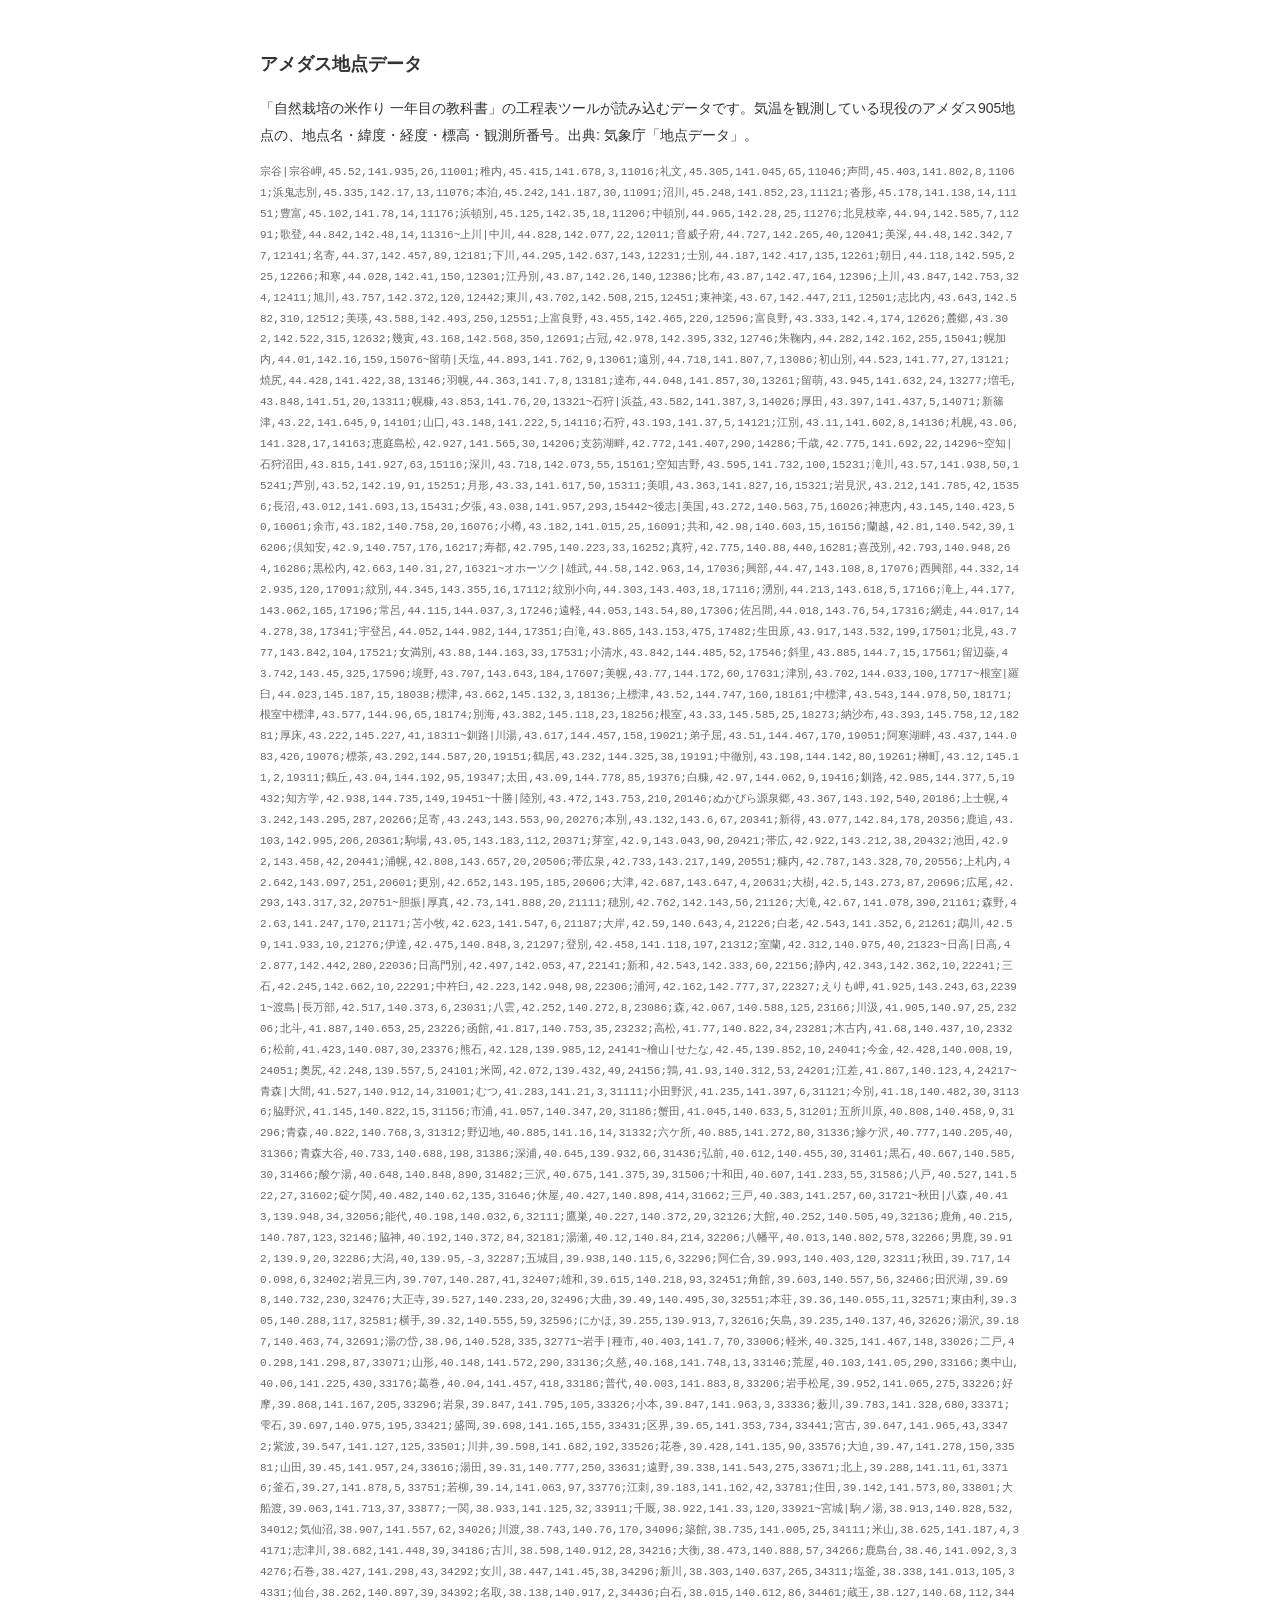
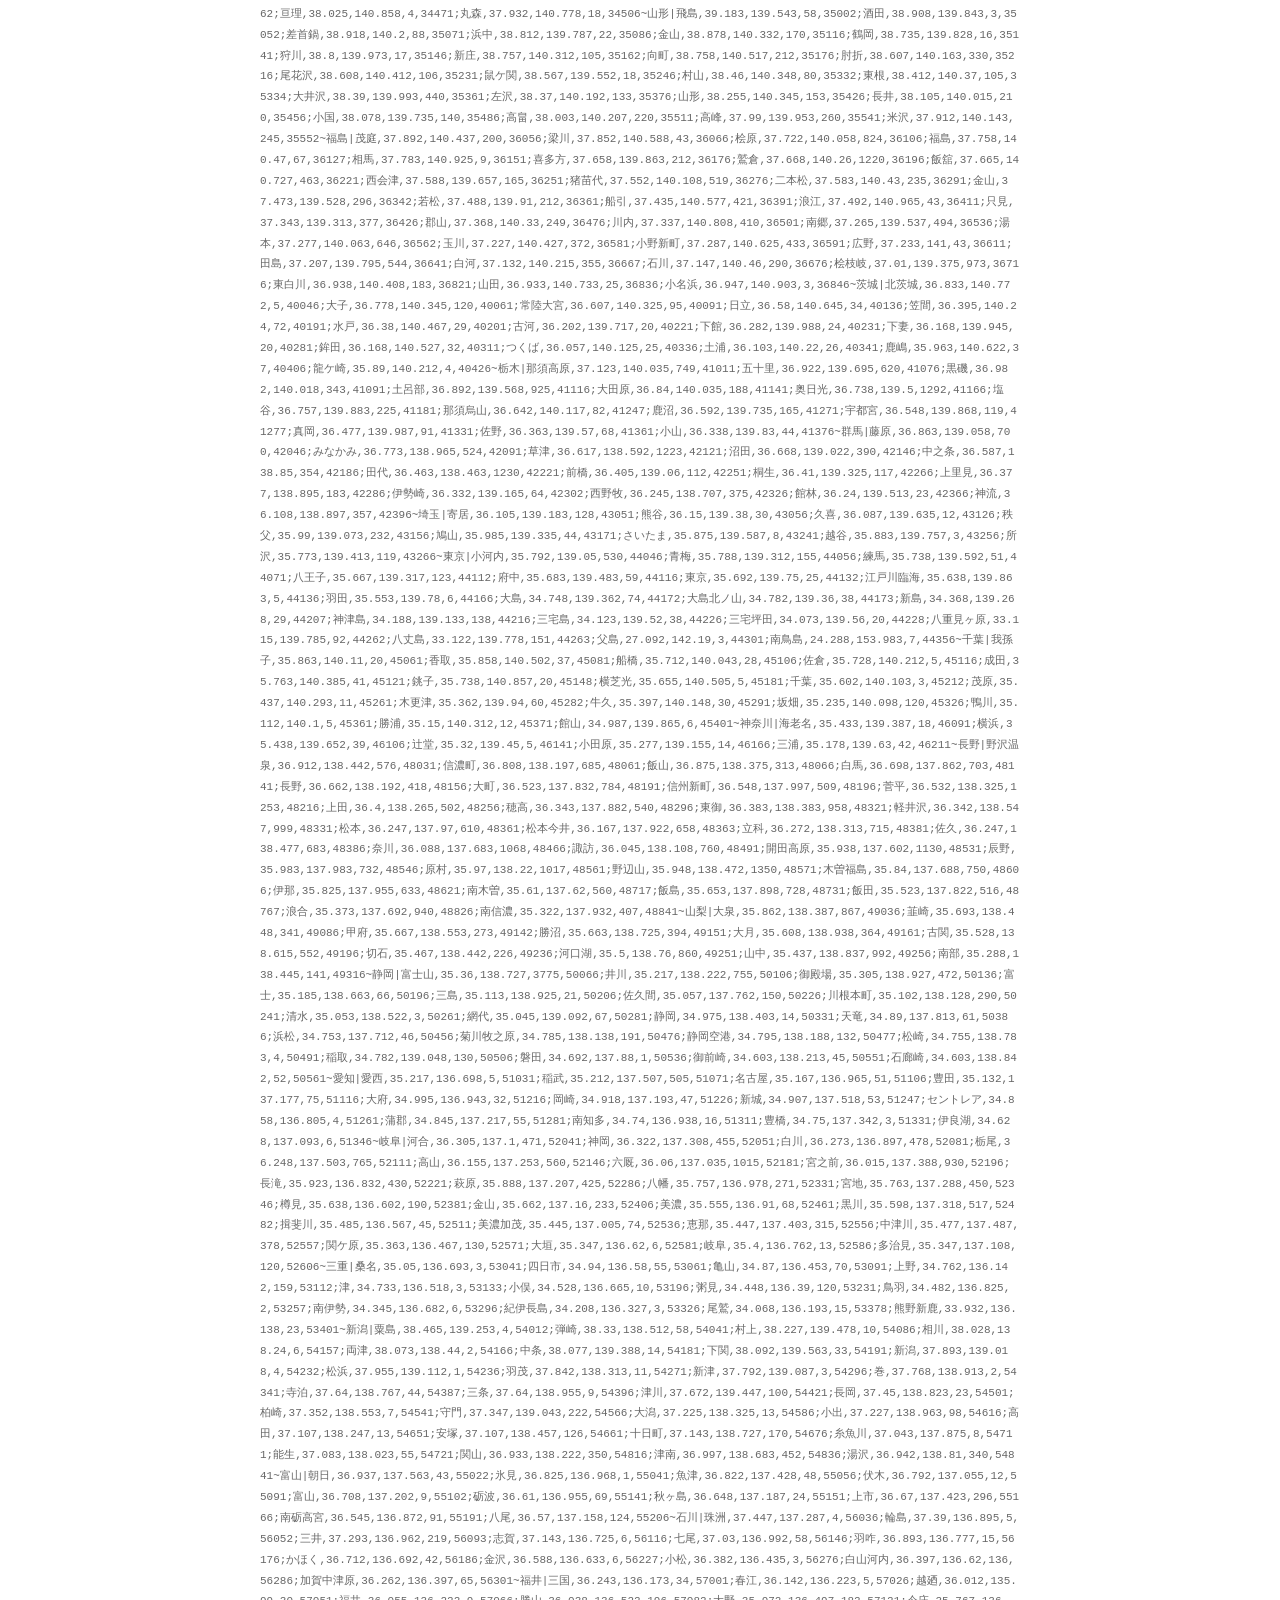
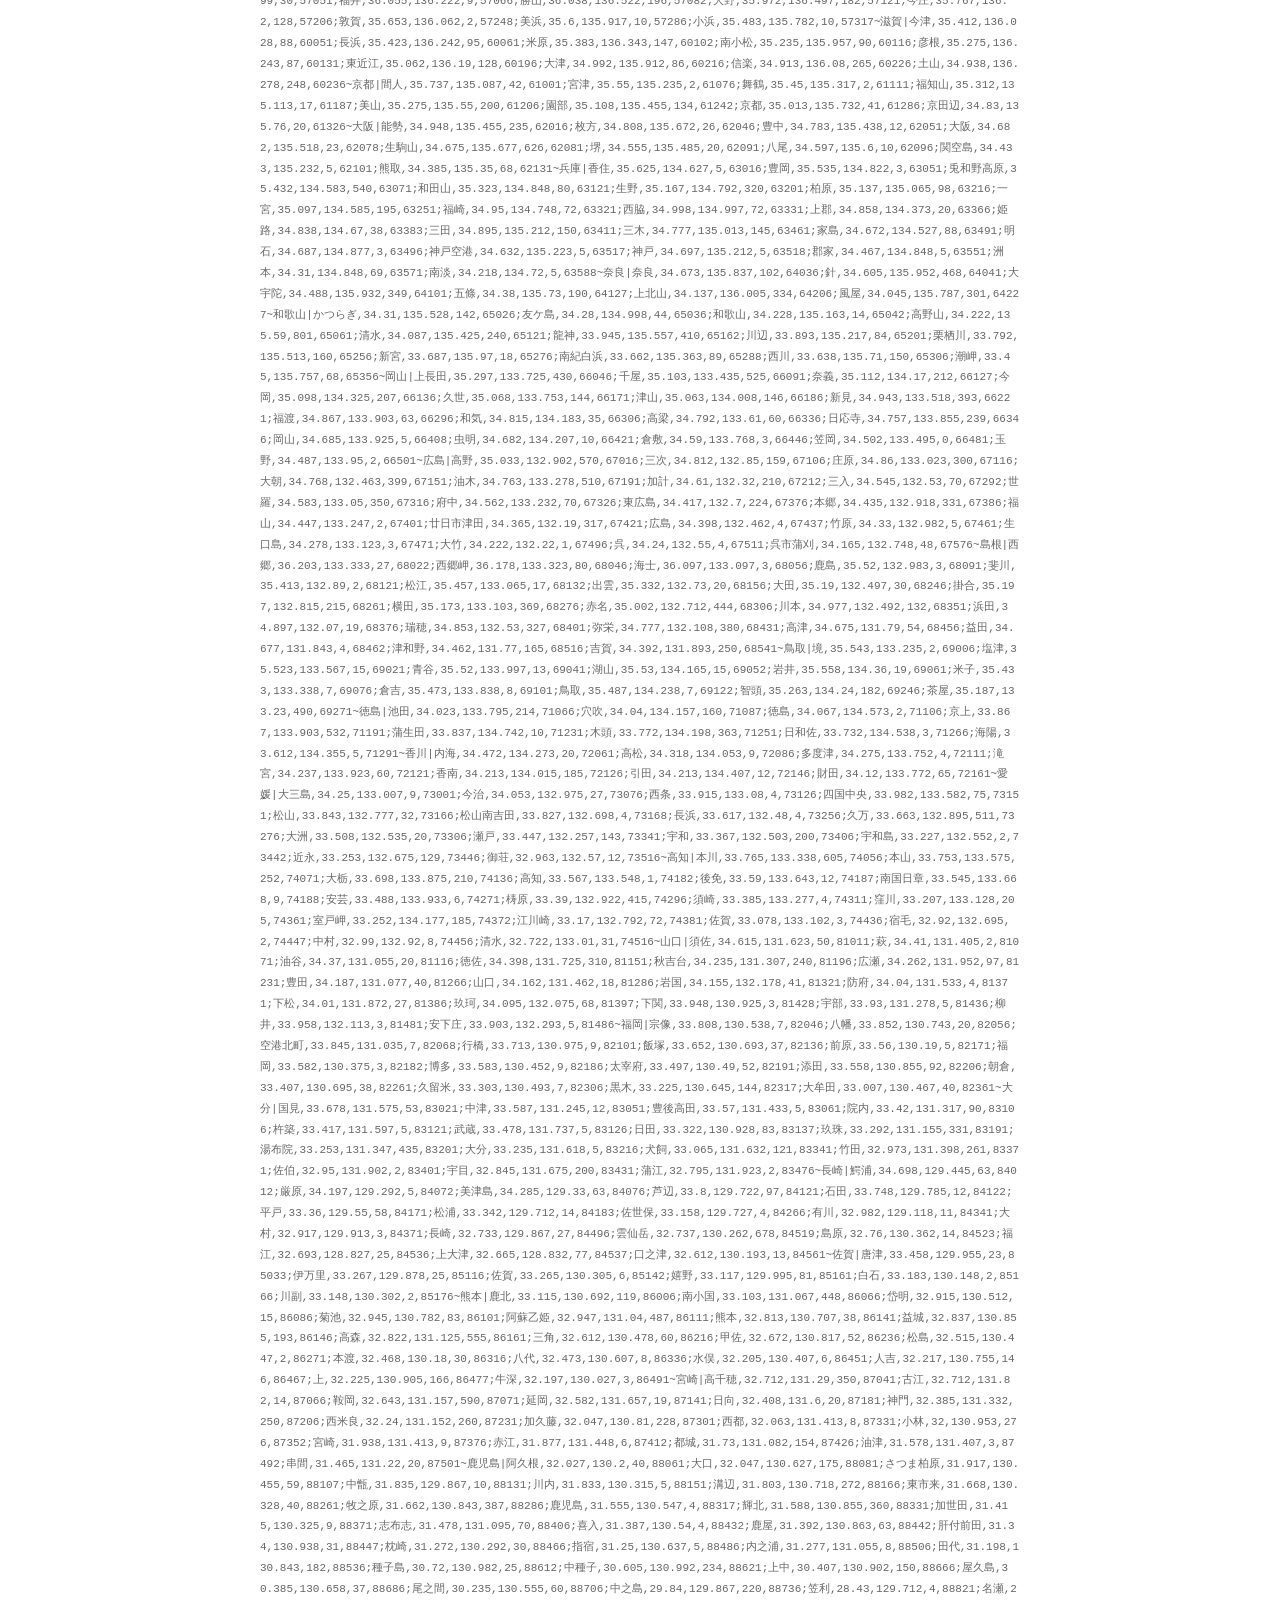
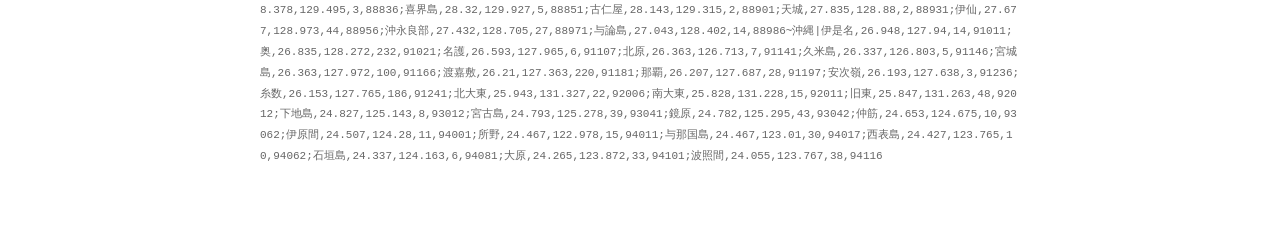
<file: amedas-chiten-data.html>
<!doctype html>
<html lang="ja"><head><meta charset="utf-8"><title>アメダス地点データ</title></head>
<body>
<div style="max-width:760px;margin:0 auto;padding:24px 16px;font-family:sans-serif;line-height:1.9;color:#333">
<h2 style="font-size:18px;margin-bottom:10px">アメダス地点データ</h2>
<p style="font-size:14px">「自然栽培の米作り 一年目の教科書」の工程表ツールが読み込むデータです。気温を観測している現役のアメダス905地点の、地点名・緯度・経度・標高・観測所番号。出典: 気象庁「地点データ」。</p>
<pre id="amd-data" style="white-space:pre-wrap;word-break:break-all;font-size:11px;color:#666">宗谷|宗谷岬,45.52,141.935,26,11001;稚内,45.415,141.678,3,11016;礼文,45.305,141.045,65,11046;声問,45.403,141.802,8,11061;浜鬼志別,45.335,142.17,13,11076;本泊,45.242,141.187,30,11091;沼川,45.248,141.852,23,11121;沓形,45.178,141.138,14,11151;豊富,45.102,141.78,14,11176;浜頓別,45.125,142.35,18,11206;中頓別,44.965,142.28,25,11276;北見枝幸,44.94,142.585,7,11291;歌登,44.842,142.48,14,11316~上川|中川,44.828,142.077,22,12011;音威子府,44.727,142.265,40,12041;美深,44.48,142.342,77,12141;名寄,44.37,142.457,89,12181;下川,44.295,142.637,143,12231;士別,44.187,142.417,135,12261;朝日,44.118,142.595,225,12266;和寒,44.028,142.41,150,12301;江丹別,43.87,142.26,140,12386;比布,43.87,142.47,164,12396;上川,43.847,142.753,324,12411;旭川,43.757,142.372,120,12442;東川,43.702,142.508,215,12451;東神楽,43.67,142.447,211,12501;志比内,43.643,142.582,310,12512;美瑛,43.588,142.493,250,12551;上富良野,43.455,142.465,220,12596;富良野,43.333,142.4,174,12626;麓郷,43.302,142.522,315,12632;幾寅,43.168,142.568,350,12691;占冠,42.978,142.395,332,12746;朱鞠内,44.282,142.162,255,15041;幌加内,44.01,142.16,159,15076~留萌|天塩,44.893,141.762,9,13061;遠別,44.718,141.807,7,13086;初山別,44.523,141.77,27,13121;焼尻,44.428,141.422,38,13146;羽幌,44.363,141.7,8,13181;達布,44.048,141.857,30,13261;留萌,43.945,141.632,24,13277;増毛,43.848,141.51,20,13311;幌糠,43.853,141.76,20,13321~石狩|浜益,43.582,141.387,3,14026;厚田,43.397,141.437,5,14071;新篠津,43.22,141.645,9,14101;山口,43.148,141.222,5,14116;石狩,43.193,141.37,5,14121;江別,43.11,141.602,8,14136;札幌,43.06,141.328,17,14163;恵庭島松,42.927,141.565,30,14206;支笏湖畔,42.772,141.407,290,14286;千歳,42.775,141.692,22,14296~空知|石狩沼田,43.815,141.927,63,15116;深川,43.718,142.073,55,15161;空知吉野,43.595,141.732,100,15231;滝川,43.57,141.938,50,15241;芦別,43.52,142.19,91,15251;月形,43.33,141.617,50,15311;美唄,43.363,141.827,16,15321;岩見沢,43.212,141.785,42,15356;長沼,43.012,141.693,13,15431;夕張,43.038,141.957,293,15442~後志|美国,43.272,140.563,75,16026;神恵内,43.145,140.423,50,16061;余市,43.182,140.758,20,16076;小樽,43.182,141.015,25,16091;共和,42.98,140.603,15,16156;蘭越,42.81,140.542,39,16206;倶知安,42.9,140.757,176,16217;寿都,42.795,140.223,33,16252;真狩,42.775,140.88,440,16281;喜茂別,42.793,140.948,264,16286;黒松内,42.663,140.31,27,16321~オホーツク|雄武,44.58,142.963,14,17036;興部,44.47,143.108,8,17076;西興部,44.332,142.935,120,17091;紋別,44.345,143.355,16,17112;紋別小向,44.303,143.403,18,17116;湧別,44.213,143.618,5,17166;滝上,44.177,143.062,165,17196;常呂,44.115,144.037,3,17246;遠軽,44.053,143.54,80,17306;佐呂間,44.018,143.76,54,17316;網走,44.017,144.278,38,17341;宇登呂,44.052,144.982,144,17351;白滝,43.865,143.153,475,17482;生田原,43.917,143.532,199,17501;北見,43.777,143.842,104,17521;女満別,43.88,144.163,33,17531;小清水,43.842,144.485,52,17546;斜里,43.885,144.7,15,17561;留辺蘂,43.742,143.45,325,17596;境野,43.707,143.643,184,17607;美幌,43.77,144.172,60,17631;津別,43.702,144.033,100,17717~根室|羅臼,44.023,145.187,15,18038;標津,43.662,145.132,3,18136;上標津,43.52,144.747,160,18161;中標津,43.543,144.978,50,18171;根室中標津,43.577,144.96,65,18174;別海,43.382,145.118,23,18256;根室,43.33,145.585,25,18273;納沙布,43.393,145.758,12,18281;厚床,43.222,145.227,41,18311~釧路|川湯,43.617,144.457,158,19021;弟子屈,43.51,144.467,170,19051;阿寒湖畔,43.437,144.083,426,19076;標茶,43.292,144.587,20,19151;鶴居,43.232,144.325,38,19191;中徹別,43.198,144.142,80,19261;榊町,43.12,145.11,2,19311;鶴丘,43.04,144.192,95,19347;太田,43.09,144.778,85,19376;白糠,42.97,144.062,9,19416;釧路,42.985,144.377,5,19432;知方学,42.938,144.735,149,19451~十勝|陸別,43.472,143.753,210,20146;ぬかびら源泉郷,43.367,143.192,540,20186;上士幌,43.242,143.295,287,20266;足寄,43.243,143.553,90,20276;本別,43.132,143.6,67,20341;新得,43.077,142.84,178,20356;鹿追,43.103,142.995,206,20361;駒場,43.05,143.183,112,20371;芽室,42.9,143.043,90,20421;帯広,42.922,143.212,38,20432;池田,42.92,143.458,42,20441;浦幌,42.808,143.657,20,20506;帯広泉,42.733,143.217,149,20551;糠内,42.787,143.328,70,20556;上札内,42.642,143.097,251,20601;更別,42.652,143.195,185,20606;大津,42.687,143.647,4,20631;大樹,42.5,143.273,87,20696;広尾,42.293,143.317,32,20751~胆振|厚真,42.73,141.888,20,21111;穂別,42.762,142.143,56,21126;大滝,42.67,141.078,390,21161;森野,42.63,141.247,170,21171;苫小牧,42.623,141.547,6,21187;大岸,42.59,140.643,4,21226;白老,42.543,141.352,6,21261;鵡川,42.59,141.933,10,21276;伊達,42.475,140.848,3,21297;登別,42.458,141.118,197,21312;室蘭,42.312,140.975,40,21323~日高|日高,42.877,142.442,280,22036;日高門別,42.497,142.053,47,22141;新和,42.543,142.333,60,22156;静内,42.343,142.362,10,22241;三石,42.245,142.662,10,22291;中杵臼,42.223,142.948,98,22306;浦河,42.162,142.777,37,22327;えりも岬,41.925,143.243,63,22391~渡島|長万部,42.517,140.373,6,23031;八雲,42.252,140.272,8,23086;森,42.067,140.588,125,23166;川汲,41.905,140.97,25,23206;北斗,41.887,140.653,25,23226;函館,41.817,140.753,35,23232;高松,41.77,140.822,34,23281;木古内,41.68,140.437,10,23326;松前,41.423,140.087,30,23376;熊石,42.128,139.985,12,24141~檜山|せたな,42.45,139.852,10,24041;今金,42.428,140.008,19,24051;奥尻,42.248,139.557,5,24101;米岡,42.072,139.432,49,24156;鶉,41.93,140.312,53,24201;江差,41.867,140.123,4,24217~青森|大間,41.527,140.912,14,31001;むつ,41.283,141.21,3,31111;小田野沢,41.235,141.397,6,31121;今別,41.18,140.482,30,31136;脇野沢,41.145,140.822,15,31156;市浦,41.057,140.347,20,31186;蟹田,41.045,140.633,5,31201;五所川原,40.808,140.458,9,31296;青森,40.822,140.768,3,31312;野辺地,40.885,141.16,14,31332;六ケ所,40.885,141.272,80,31336;鰺ケ沢,40.777,140.205,40,31366;青森大谷,40.733,140.688,198,31386;深浦,40.645,139.932,66,31436;弘前,40.612,140.455,30,31461;黒石,40.667,140.585,30,31466;酸ケ湯,40.648,140.848,890,31482;三沢,40.675,141.375,39,31506;十和田,40.607,141.233,55,31586;八戸,40.527,141.522,27,31602;碇ケ関,40.482,140.62,135,31646;休屋,40.427,140.898,414,31662;三戸,40.383,141.257,60,31721~秋田|八森,40.413,139.948,34,32056;能代,40.198,140.032,6,32111;鷹巣,40.227,140.372,29,32126;大館,40.252,140.505,49,32136;鹿角,40.215,140.787,123,32146;脇神,40.192,140.372,84,32181;湯瀬,40.12,140.84,214,32206;八幡平,40.013,140.802,578,32266;男鹿,39.912,139.9,20,32286;大潟,40,139.95,-3,32287;五城目,39.938,140.115,6,32296;阿仁合,39.993,140.403,120,32311;秋田,39.717,140.098,6,32402;岩見三内,39.707,140.287,41,32407;雄和,39.615,140.218,93,32451;角館,39.603,140.557,56,32466;田沢湖,39.698,140.732,230,32476;大正寺,39.527,140.233,20,32496;大曲,39.49,140.495,30,32551;本荘,39.36,140.055,11,32571;東由利,39.305,140.288,117,32581;横手,39.32,140.555,59,32596;にかほ,39.255,139.913,7,32616;矢島,39.235,140.137,46,32626;湯沢,39.187,140.463,74,32691;湯の岱,38.96,140.528,335,32771~岩手|種市,40.403,141.7,70,33006;軽米,40.325,141.467,148,33026;二戸,40.298,141.298,87,33071;山形,40.148,141.572,290,33136;久慈,40.168,141.748,13,33146;荒屋,40.103,141.05,290,33166;奥中山,40.06,141.225,430,33176;葛巻,40.04,141.457,418,33186;普代,40.003,141.883,8,33206;岩手松尾,39.952,141.065,275,33226;好摩,39.868,141.167,205,33296;岩泉,39.847,141.795,105,33326;小本,39.847,141.963,3,33336;薮川,39.783,141.328,680,33371;雫石,39.697,140.975,195,33421;盛岡,39.698,141.165,155,33431;区界,39.65,141.353,734,33441;宮古,39.647,141.965,43,33472;紫波,39.547,141.127,125,33501;川井,39.598,141.682,192,33526;花巻,39.428,141.135,90,33576;大迫,39.47,141.278,150,33581;山田,39.45,141.957,24,33616;湯田,39.31,140.777,250,33631;遠野,39.338,141.543,275,33671;北上,39.288,141.11,61,33716;釜石,39.27,141.878,5,33751;若柳,39.14,141.063,97,33776;江刺,39.183,141.162,42,33781;住田,39.142,141.573,80,33801;大船渡,39.063,141.713,37,33877;一関,38.933,141.125,32,33911;千厩,38.922,141.33,120,33921~宮城|駒ノ湯,38.913,140.828,532,34012;気仙沼,38.907,141.557,62,34026;川渡,38.743,140.76,170,34096;築館,38.735,141.005,25,34111;米山,38.625,141.187,4,34171;志津川,38.682,141.448,39,34186;古川,38.598,140.912,28,34216;大衡,38.473,140.888,57,34266;鹿島台,38.46,141.092,3,34276;石巻,38.427,141.298,43,34292;女川,38.447,141.45,38,34296;新川,38.303,140.637,265,34311;塩釜,38.338,141.013,105,34331;仙台,38.262,140.897,39,34392;名取,38.138,140.917,2,34436;白石,38.015,140.612,86,34461;蔵王,38.127,140.68,112,34462;亘理,38.025,140.858,4,34471;丸森,37.932,140.778,18,34506~山形|飛島,39.183,139.543,58,35002;酒田,38.908,139.843,3,35052;差首鍋,38.918,140.2,88,35071;浜中,38.812,139.787,22,35086;金山,38.878,140.332,170,35116;鶴岡,38.735,139.828,16,35141;狩川,38.8,139.973,17,35146;新庄,38.757,140.312,105,35162;向町,38.758,140.517,212,35176;肘折,38.607,140.163,330,35216;尾花沢,38.608,140.412,106,35231;鼠ケ関,38.567,139.552,18,35246;村山,38.46,140.348,80,35332;東根,38.412,140.37,105,35334;大井沢,38.39,139.993,440,35361;左沢,38.37,140.192,133,35376;山形,38.255,140.345,153,35426;長井,38.105,140.015,210,35456;小国,38.078,139.735,140,35486;高畠,38.003,140.207,220,35511;高峰,37.99,139.953,260,35541;米沢,37.912,140.143,245,35552~福島|茂庭,37.892,140.437,200,36056;梁川,37.852,140.588,43,36066;桧原,37.722,140.058,824,36106;福島,37.758,140.47,67,36127;相馬,37.783,140.925,9,36151;喜多方,37.658,139.863,212,36176;鷲倉,37.668,140.26,1220,36196;飯舘,37.665,140.727,463,36221;西会津,37.588,139.657,165,36251;猪苗代,37.552,140.108,519,36276;二本松,37.583,140.43,235,36291;金山,37.473,139.528,296,36342;若松,37.488,139.91,212,36361;船引,37.435,140.577,421,36391;浪江,37.492,140.965,43,36411;只見,37.343,139.313,377,36426;郡山,37.368,140.33,249,36476;川内,37.337,140.808,410,36501;南郷,37.265,139.537,494,36536;湯本,37.277,140.063,646,36562;玉川,37.227,140.427,372,36581;小野新町,37.287,140.625,433,36591;広野,37.233,141,43,36611;田島,37.207,139.795,544,36641;白河,37.132,140.215,355,36667;石川,37.147,140.46,290,36676;桧枝岐,37.01,139.375,973,36716;東白川,36.938,140.408,183,36821;山田,36.933,140.733,25,36836;小名浜,36.947,140.903,3,36846~茨城|北茨城,36.833,140.772,5,40046;大子,36.778,140.345,120,40061;常陸大宮,36.607,140.325,95,40091;日立,36.58,140.645,34,40136;笠間,36.395,140.24,72,40191;水戸,36.38,140.467,29,40201;古河,36.202,139.717,20,40221;下館,36.282,139.988,24,40231;下妻,36.168,139.945,20,40281;鉾田,36.168,140.527,32,40311;つくば,36.057,140.125,25,40336;土浦,36.103,140.22,26,40341;鹿嶋,35.963,140.622,37,40406;龍ケ崎,35.89,140.212,4,40426~栃木|那須高原,37.123,140.035,749,41011;五十里,36.922,139.695,620,41076;黒磯,36.982,140.018,343,41091;土呂部,36.892,139.568,925,41116;大田原,36.84,140.035,188,41141;奥日光,36.738,139.5,1292,41166;塩谷,36.757,139.883,225,41181;那須烏山,36.642,140.117,82,41247;鹿沼,36.592,139.735,165,41271;宇都宮,36.548,139.868,119,41277;真岡,36.477,139.987,91,41331;佐野,36.363,139.57,68,41361;小山,36.338,139.83,44,41376~群馬|藤原,36.863,139.058,700,42046;みなかみ,36.773,138.965,524,42091;草津,36.617,138.592,1223,42121;沼田,36.668,139.022,390,42146;中之条,36.587,138.85,354,42186;田代,36.463,138.463,1230,42221;前橋,36.405,139.06,112,42251;桐生,36.41,139.325,117,42266;上里見,36.377,138.895,183,42286;伊勢崎,36.332,139.165,64,42302;西野牧,36.245,138.707,375,42326;館林,36.24,139.513,23,42366;神流,36.108,138.897,357,42396~埼玉|寄居,36.105,139.183,128,43051;熊谷,36.15,139.38,30,43056;久喜,36.087,139.635,12,43126;秩父,35.99,139.073,232,43156;鳩山,35.985,139.335,44,43171;さいたま,35.875,139.587,8,43241;越谷,35.883,139.757,3,43256;所沢,35.773,139.413,119,43266~東京|小河内,35.792,139.05,530,44046;青梅,35.788,139.312,155,44056;練馬,35.738,139.592,51,44071;八王子,35.667,139.317,123,44112;府中,35.683,139.483,59,44116;東京,35.692,139.75,25,44132;江戸川臨海,35.638,139.863,5,44136;羽田,35.553,139.78,6,44166;大島,34.748,139.362,74,44172;大島北ノ山,34.782,139.36,38,44173;新島,34.368,139.268,29,44207;神津島,34.188,139.133,138,44216;三宅島,34.123,139.52,38,44226;三宅坪田,34.073,139.56,20,44228;八重見ヶ原,33.115,139.785,92,44262;八丈島,33.122,139.778,151,44263;父島,27.092,142.19,3,44301;南鳥島,24.288,153.983,7,44356~千葉|我孫子,35.863,140.11,20,45061;香取,35.858,140.502,37,45081;船橋,35.712,140.043,28,45106;佐倉,35.728,140.212,5,45116;成田,35.763,140.385,41,45121;銚子,35.738,140.857,20,45148;横芝光,35.655,140.505,5,45181;千葉,35.602,140.103,3,45212;茂原,35.437,140.293,11,45261;木更津,35.362,139.94,60,45282;牛久,35.397,140.148,30,45291;坂畑,35.235,140.098,120,45326;鴨川,35.112,140.1,5,45361;勝浦,35.15,140.312,12,45371;館山,34.987,139.865,6,45401~神奈川|海老名,35.433,139.387,18,46091;横浜,35.438,139.652,39,46106;辻堂,35.32,139.45,5,46141;小田原,35.277,139.155,14,46166;三浦,35.178,139.63,42,46211~長野|野沢温泉,36.912,138.442,576,48031;信濃町,36.808,138.197,685,48061;飯山,36.875,138.375,313,48066;白馬,36.698,137.862,703,48141;長野,36.662,138.192,418,48156;大町,36.523,137.832,784,48191;信州新町,36.548,137.997,509,48196;菅平,36.532,138.325,1253,48216;上田,36.4,138.265,502,48256;穂高,36.343,137.882,540,48296;東御,36.383,138.383,958,48321;軽井沢,36.342,138.547,999,48331;松本,36.247,137.97,610,48361;松本今井,36.167,137.922,658,48363;立科,36.272,138.313,715,48381;佐久,36.247,138.477,683,48386;奈川,36.088,137.683,1068,48466;諏訪,36.045,138.108,760,48491;開田高原,35.938,137.602,1130,48531;辰野,35.983,137.983,732,48546;原村,35.97,138.22,1017,48561;野辺山,35.948,138.472,1350,48571;木曽福島,35.84,137.688,750,48606;伊那,35.825,137.955,633,48621;南木曽,35.61,137.62,560,48717;飯島,35.653,137.898,728,48731;飯田,35.523,137.822,516,48767;浪合,35.373,137.692,940,48826;南信濃,35.322,137.932,407,48841~山梨|大泉,35.862,138.387,867,49036;韮崎,35.693,138.448,341,49086;甲府,35.667,138.553,273,49142;勝沼,35.663,138.725,394,49151;大月,35.608,138.938,364,49161;古関,35.528,138.615,552,49196;切石,35.467,138.442,226,49236;河口湖,35.5,138.76,860,49251;山中,35.437,138.837,992,49256;南部,35.288,138.445,141,49316~静岡|富士山,35.36,138.727,3775,50066;井川,35.217,138.222,755,50106;御殿場,35.305,138.927,472,50136;富士,35.185,138.663,66,50196;三島,35.113,138.925,21,50206;佐久間,35.057,137.762,150,50226;川根本町,35.102,138.128,290,50241;清水,35.053,138.522,3,50261;網代,35.045,139.092,67,50281;静岡,34.975,138.403,14,50331;天竜,34.89,137.813,61,50386;浜松,34.753,137.712,46,50456;菊川牧之原,34.785,138.138,191,50476;静岡空港,34.795,138.188,132,50477;松崎,34.755,138.783,4,50491;稲取,34.782,139.048,130,50506;磐田,34.692,137.88,1,50536;御前崎,34.603,138.213,45,50551;石廊崎,34.603,138.842,52,50561~愛知|愛西,35.217,136.698,5,51031;稲武,35.212,137.507,505,51071;名古屋,35.167,136.965,51,51106;豊田,35.132,137.177,75,51116;大府,34.995,136.943,32,51216;岡崎,34.918,137.193,47,51226;新城,34.907,137.518,53,51247;セントレア,34.858,136.805,4,51261;蒲郡,34.845,137.217,55,51281;南知多,34.74,136.938,16,51311;豊橋,34.75,137.342,3,51331;伊良湖,34.628,137.093,6,51346~岐阜|河合,36.305,137.1,471,52041;神岡,36.322,137.308,455,52051;白川,36.273,136.897,478,52081;栃尾,36.248,137.503,765,52111;高山,36.155,137.253,560,52146;六厩,36.06,137.035,1015,52181;宮之前,36.015,137.388,930,52196;長滝,35.923,136.832,430,52221;萩原,35.888,137.207,425,52286;八幡,35.757,136.978,271,52331;宮地,35.763,137.288,450,52346;樽見,35.638,136.602,190,52381;金山,35.662,137.16,233,52406;美濃,35.555,136.91,68,52461;黒川,35.598,137.318,517,52482;揖斐川,35.485,136.567,45,52511;美濃加茂,35.445,137.005,74,52536;恵那,35.447,137.403,315,52556;中津川,35.477,137.487,378,52557;関ケ原,35.363,136.467,130,52571;大垣,35.347,136.62,6,52581;岐阜,35.4,136.762,13,52586;多治見,35.347,137.108,120,52606~三重|桑名,35.05,136.693,3,53041;四日市,34.94,136.58,55,53061;亀山,34.87,136.453,70,53091;上野,34.762,136.142,159,53112;津,34.733,136.518,3,53133;小俣,34.528,136.665,10,53196;粥見,34.448,136.39,120,53231;鳥羽,34.482,136.825,2,53257;南伊勢,34.345,136.682,6,53296;紀伊長島,34.208,136.327,3,53326;尾鷲,34.068,136.193,15,53378;熊野新鹿,33.932,136.138,23,53401~新潟|粟島,38.465,139.253,4,54012;弾崎,38.33,138.512,58,54041;村上,38.227,139.478,10,54086;相川,38.028,138.24,6,54157;両津,38.073,138.44,2,54166;中条,38.077,139.388,14,54181;下関,38.092,139.563,33,54191;新潟,37.893,139.018,4,54232;松浜,37.955,139.112,1,54236;羽茂,37.842,138.313,11,54271;新津,37.792,139.087,3,54296;巻,37.768,138.913,2,54341;寺泊,37.64,138.767,44,54387;三条,37.64,138.955,9,54396;津川,37.672,139.447,100,54421;長岡,37.45,138.823,23,54501;柏崎,37.352,138.553,7,54541;守門,37.347,139.043,222,54566;大潟,37.225,138.325,13,54586;小出,37.227,138.963,98,54616;高田,37.107,138.247,13,54651;安塚,37.107,138.457,126,54661;十日町,37.143,138.727,170,54676;糸魚川,37.043,137.875,8,54711;能生,37.083,138.023,55,54721;関山,36.933,138.222,350,54816;津南,36.997,138.683,452,54836;湯沢,36.942,138.81,340,54841~富山|朝日,36.937,137.563,43,55022;氷見,36.825,136.968,1,55041;魚津,36.822,137.428,48,55056;伏木,36.792,137.055,12,55091;富山,36.708,137.202,9,55102;砺波,36.61,136.955,69,55141;秋ヶ島,36.648,137.187,24,55151;上市,36.67,137.423,296,55166;南砺高宮,36.545,136.872,91,55191;八尾,36.57,137.158,124,55206~石川|珠洲,37.447,137.287,4,56036;輪島,37.39,136.895,5,56052;三井,37.293,136.962,219,56093;志賀,37.143,136.725,6,56116;七尾,37.03,136.992,58,56146;羽咋,36.893,136.777,15,56176;かほく,36.712,136.692,42,56186;金沢,36.588,136.633,6,56227;小松,36.382,136.435,3,56276;白山河内,36.397,136.62,136,56286;加賀中津原,36.262,136.397,65,56301~福井|三国,36.243,136.173,34,57001;春江,36.142,136.223,5,57026;越廼,36.012,135.99,30,57051;福井,36.055,136.222,9,57066;勝山,36.038,136.522,196,57082;大野,35.972,136.497,182,57121;今庄,35.767,136.2,128,57206;敦賀,35.653,136.062,2,57248;美浜,35.6,135.917,10,57286;小浜,35.483,135.782,10,57317~滋賀|今津,35.412,136.028,88,60051;長浜,35.423,136.242,95,60061;米原,35.383,136.343,147,60102;南小松,35.235,135.957,90,60116;彦根,35.275,136.243,87,60131;東近江,35.062,136.19,128,60196;大津,34.992,135.912,86,60216;信楽,34.913,136.08,265,60226;土山,34.938,136.278,248,60236~京都|間人,35.737,135.087,42,61001;宮津,35.55,135.235,2,61076;舞鶴,35.45,135.317,2,61111;福知山,35.312,135.113,17,61187;美山,35.275,135.55,200,61206;園部,35.108,135.455,134,61242;京都,35.013,135.732,41,61286;京田辺,34.83,135.76,20,61326~大阪|能勢,34.948,135.455,235,62016;枚方,34.808,135.672,26,62046;豊中,34.783,135.438,12,62051;大阪,34.682,135.518,23,62078;生駒山,34.675,135.677,626,62081;堺,34.555,135.485,20,62091;八尾,34.597,135.6,10,62096;関空島,34.433,135.232,5,62101;熊取,34.385,135.35,68,62131~兵庫|香住,35.625,134.627,5,63016;豊岡,35.535,134.822,3,63051;兎和野高原,35.432,134.583,540,63071;和田山,35.323,134.848,80,63121;生野,35.167,134.792,320,63201;柏原,35.137,135.065,98,63216;一宮,35.097,134.585,195,63251;福崎,34.95,134.748,72,63321;西脇,34.998,134.997,72,63331;上郡,34.858,134.373,20,63366;姫路,34.838,134.67,38,63383;三田,34.895,135.212,150,63411;三木,34.777,135.013,145,63461;家島,34.672,134.527,88,63491;明石,34.687,134.877,3,63496;神戸空港,34.632,135.223,5,63517;神戸,34.697,135.212,5,63518;郡家,34.467,134.848,5,63551;洲本,34.31,134.848,69,63571;南淡,34.218,134.72,5,63588~奈良|奈良,34.673,135.837,102,64036;針,34.605,135.952,468,64041;大宇陀,34.488,135.932,349,64101;五條,34.38,135.73,190,64127;上北山,34.137,136.005,334,64206;風屋,34.045,135.787,301,64227~和歌山|かつらぎ,34.31,135.528,142,65026;友ケ島,34.28,134.998,44,65036;和歌山,34.228,135.163,14,65042;高野山,34.222,135.59,801,65061;清水,34.087,135.425,240,65121;龍神,33.945,135.557,410,65162;川辺,33.893,135.217,84,65201;栗栖川,33.792,135.513,160,65256;新宮,33.687,135.97,18,65276;南紀白浜,33.662,135.363,89,65288;西川,33.638,135.71,150,65306;潮岬,33.45,135.757,68,65356~岡山|上長田,35.297,133.725,430,66046;千屋,35.103,133.435,525,66091;奈義,35.112,134.17,212,66127;今岡,35.098,134.325,207,66136;久世,35.068,133.753,144,66171;津山,35.063,134.008,146,66186;新見,34.943,133.518,393,66221;福渡,34.867,133.903,63,66296;和気,34.815,134.183,35,66306;高梁,34.792,133.61,60,66336;日応寺,34.757,133.855,239,66346;岡山,34.685,133.925,5,66408;虫明,34.682,134.207,10,66421;倉敷,34.59,133.768,3,66446;笠岡,34.502,133.495,0,66481;玉野,34.487,133.95,2,66501~広島|高野,35.033,132.902,570,67016;三次,34.812,132.85,159,67106;庄原,34.86,133.023,300,67116;大朝,34.768,132.463,399,67151;油木,34.763,133.278,510,67191;加計,34.61,132.32,210,67212;三入,34.545,132.53,70,67292;世羅,34.583,133.05,350,67316;府中,34.562,133.232,70,67326;東広島,34.417,132.7,224,67376;本郷,34.435,132.918,331,67386;福山,34.447,133.247,2,67401;廿日市津田,34.365,132.19,317,67421;広島,34.398,132.462,4,67437;竹原,34.33,132.982,5,67461;生口島,34.278,133.123,3,67471;大竹,34.222,132.22,1,67496;呉,34.24,132.55,4,67511;呉市蒲刈,34.165,132.748,48,67576~島根|西郷,36.203,133.333,27,68022;西郷岬,36.178,133.323,80,68046;海士,36.097,133.097,3,68056;鹿島,35.52,132.983,3,68091;斐川,35.413,132.89,2,68121;松江,35.457,133.065,17,68132;出雲,35.332,132.73,20,68156;大田,35.19,132.497,30,68246;掛合,35.197,132.815,215,68261;横田,35.173,133.103,369,68276;赤名,35.002,132.712,444,68306;川本,34.977,132.492,132,68351;浜田,34.897,132.07,19,68376;瑞穂,34.853,132.53,327,68401;弥栄,34.777,132.108,380,68431;高津,34.675,131.79,54,68456;益田,34.677,131.843,4,68462;津和野,34.462,131.77,165,68516;吉賀,34.392,131.893,250,68541~鳥取|境,35.543,133.235,2,69006;塩津,35.523,133.567,15,69021;青谷,35.52,133.997,13,69041;湖山,35.53,134.165,15,69052;岩井,35.558,134.36,19,69061;米子,35.433,133.338,7,69076;倉吉,35.473,133.838,8,69101;鳥取,35.487,134.238,7,69122;智頭,35.263,134.24,182,69246;茶屋,35.187,133.23,490,69271~徳島|池田,34.023,133.795,214,71066;穴吹,34.04,134.157,160,71087;徳島,34.067,134.573,2,71106;京上,33.867,133.903,532,71191;蒲生田,33.837,134.742,10,71231;木頭,33.772,134.198,363,71251;日和佐,33.732,134.538,3,71266;海陽,33.612,134.355,5,71291~香川|内海,34.472,134.273,20,72061;高松,34.318,134.053,9,72086;多度津,34.275,133.752,4,72111;滝宮,34.237,133.923,60,72121;香南,34.213,134.015,185,72126;引田,34.213,134.407,12,72146;財田,34.12,133.772,65,72161~愛媛|大三島,34.25,133.007,9,73001;今治,34.053,132.975,27,73076;西条,33.915,133.08,4,73126;四国中央,33.982,133.582,75,73151;松山,33.843,132.777,32,73166;松山南吉田,33.827,132.698,4,73168;長浜,33.617,132.48,4,73256;久万,33.663,132.895,511,73276;大洲,33.508,132.535,20,73306;瀬戸,33.447,132.257,143,73341;宇和,33.367,132.503,200,73406;宇和島,33.227,132.552,2,73442;近永,33.253,132.675,129,73446;御荘,32.963,132.57,12,73516~高知|本川,33.765,133.338,605,74056;本山,33.753,133.575,252,74071;大栃,33.698,133.875,210,74136;高知,33.567,133.548,1,74182;後免,33.59,133.643,12,74187;南国日章,33.545,133.668,9,74188;安芸,33.488,133.933,6,74271;梼原,33.39,132.922,415,74296;須崎,33.385,133.277,4,74311;窪川,33.207,133.128,205,74361;室戸岬,33.252,134.177,185,74372;江川崎,33.17,132.792,72,74381;佐賀,33.078,133.102,3,74436;宿毛,32.92,132.695,2,74447;中村,32.99,132.92,8,74456;清水,32.722,133.01,31,74516~山口|須佐,34.615,131.623,50,81011;萩,34.41,131.405,2,81071;油谷,34.37,131.055,20,81116;徳佐,34.398,131.725,310,81151;秋吉台,34.235,131.307,240,81196;広瀬,34.262,131.952,97,81231;豊田,34.187,131.077,40,81266;山口,34.162,131.462,18,81286;岩国,34.155,132.178,41,81321;防府,34.04,131.533,4,81371;下松,34.01,131.872,27,81386;玖珂,34.095,132.075,68,81397;下関,33.948,130.925,3,81428;宇部,33.93,131.278,5,81436;柳井,33.958,132.113,3,81481;安下庄,33.903,132.293,5,81486~福岡|宗像,33.808,130.538,7,82046;八幡,33.852,130.743,20,82056;空港北町,33.845,131.035,7,82068;行橋,33.713,130.975,9,82101;飯塚,33.652,130.693,37,82136;前原,33.56,130.19,5,82171;福岡,33.582,130.375,3,82182;博多,33.583,130.452,9,82186;太宰府,33.497,130.49,52,82191;添田,33.558,130.855,92,82206;朝倉,33.407,130.695,38,82261;久留米,33.303,130.493,7,82306;黒木,33.225,130.645,144,82317;大牟田,33.007,130.467,40,82361~大分|国見,33.678,131.575,53,83021;中津,33.587,131.245,12,83051;豊後高田,33.57,131.433,5,83061;院内,33.42,131.317,90,83106;杵築,33.417,131.597,5,83121;武蔵,33.478,131.737,5,83126;日田,33.322,130.928,83,83137;玖珠,33.292,131.155,331,83191;湯布院,33.253,131.347,435,83201;大分,33.235,131.618,5,83216;犬飼,33.065,131.632,121,83341;竹田,32.973,131.398,261,83371;佐伯,32.95,131.902,2,83401;宇目,32.845,131.675,200,83431;蒲江,32.795,131.923,2,83476~長崎|鰐浦,34.698,129.445,63,84012;厳原,34.197,129.292,5,84072;美津島,34.285,129.33,63,84076;芦辺,33.8,129.722,97,84121;石田,33.748,129.785,12,84122;平戸,33.36,129.55,58,84171;松浦,33.342,129.712,14,84183;佐世保,33.158,129.727,4,84266;有川,32.982,129.118,11,84341;大村,32.917,129.913,3,84371;長崎,32.733,129.867,27,84496;雲仙岳,32.737,130.262,678,84519;島原,32.76,130.362,14,84523;福江,32.693,128.827,25,84536;上大津,32.665,128.832,77,84537;口之津,32.612,130.193,13,84561~佐賀|唐津,33.458,129.955,23,85033;伊万里,33.267,129.878,25,85116;佐賀,33.265,130.305,6,85142;嬉野,33.117,129.995,81,85161;白石,33.183,130.148,2,85166;川副,33.148,130.302,2,85176~熊本|鹿北,33.115,130.692,119,86006;南小国,33.103,131.067,448,86066;岱明,32.915,130.512,15,86086;菊池,32.945,130.782,83,86101;阿蘇乙姫,32.947,131.04,487,86111;熊本,32.813,130.707,38,86141;益城,32.837,130.855,193,86146;高森,32.822,131.125,555,86161;三角,32.612,130.478,60,86216;甲佐,32.672,130.817,52,86236;松島,32.515,130.447,2,86271;本渡,32.468,130.18,30,86316;八代,32.473,130.607,8,86336;水俣,32.205,130.407,6,86451;人吉,32.217,130.755,146,86467;上,32.225,130.905,166,86477;牛深,32.197,130.027,3,86491~宮崎|高千穂,32.712,131.29,350,87041;古江,32.712,131.82,14,87066;鞍岡,32.643,131.157,590,87071;延岡,32.582,131.657,19,87141;日向,32.408,131.6,20,87181;神門,32.385,131.332,250,87206;西米良,32.24,131.152,260,87231;加久藤,32.047,130.81,228,87301;西都,32.063,131.413,8,87331;小林,32,130.953,276,87352;宮崎,31.938,131.413,9,87376;赤江,31.877,131.448,6,87412;都城,31.73,131.082,154,87426;油津,31.578,131.407,3,87492;串間,31.465,131.22,20,87501~鹿児島|阿久根,32.027,130.2,40,88061;大口,32.047,130.627,175,88081;さつま柏原,31.917,130.455,59,88107;中甑,31.835,129.867,10,88131;川内,31.833,130.315,5,88151;溝辺,31.803,130.718,272,88166;東市来,31.668,130.328,40,88261;牧之原,31.662,130.843,387,88286;鹿児島,31.555,130.547,4,88317;輝北,31.588,130.855,360,88331;加世田,31.415,130.325,9,88371;志布志,31.478,131.095,70,88406;喜入,31.387,130.54,4,88432;鹿屋,31.392,130.863,63,88442;肝付前田,31.34,130.938,31,88447;枕崎,31.272,130.292,30,88466;指宿,31.25,130.637,5,88486;内之浦,31.277,131.055,8,88506;田代,31.198,130.843,182,88536;種子島,30.72,130.982,25,88612;中種子,30.605,130.992,234,88621;上中,30.407,130.902,150,88666;屋久島,30.385,130.658,37,88686;尾之間,30.235,130.555,60,88706;中之島,29.84,129.867,220,88736;笠利,28.43,129.712,4,88821;名瀬,28.378,129.495,3,88836;喜界島,28.32,129.927,5,88851;古仁屋,28.143,129.315,2,88901;天城,27.835,128.88,2,88931;伊仙,27.677,128.973,44,88956;沖永良部,27.432,128.705,27,88971;与論島,27.043,128.402,14,88986~沖縄|伊是名,26.948,127.94,14,91011;奥,26.835,128.272,232,91021;名護,26.593,127.965,6,91107;北原,26.363,126.713,7,91141;久米島,26.337,126.803,5,91146;宮城島,26.363,127.972,100,91166;渡嘉敷,26.21,127.363,220,91181;那覇,26.207,127.687,28,91197;安次嶺,26.193,127.638,3,91236;糸数,26.153,127.765,186,91241;北大東,25.943,131.327,22,92006;南大東,25.828,131.228,15,92011;旧東,25.847,131.263,48,92012;下地島,24.827,125.143,8,93012;宮古島,24.793,125.278,39,93041;鏡原,24.782,125.295,43,93042;仲筋,24.653,124.675,10,93062;伊原間,24.507,124.28,11,94001;所野,24.467,122.978,15,94011;与那国島,24.467,123.01,30,94017;西表島,24.427,123.765,10,94062;石垣島,24.337,124.163,6,94081;大原,24.265,123.872,33,94101;波照間,24.055,123.767,38,94116</pre>
</div>
</body></html>
</file>
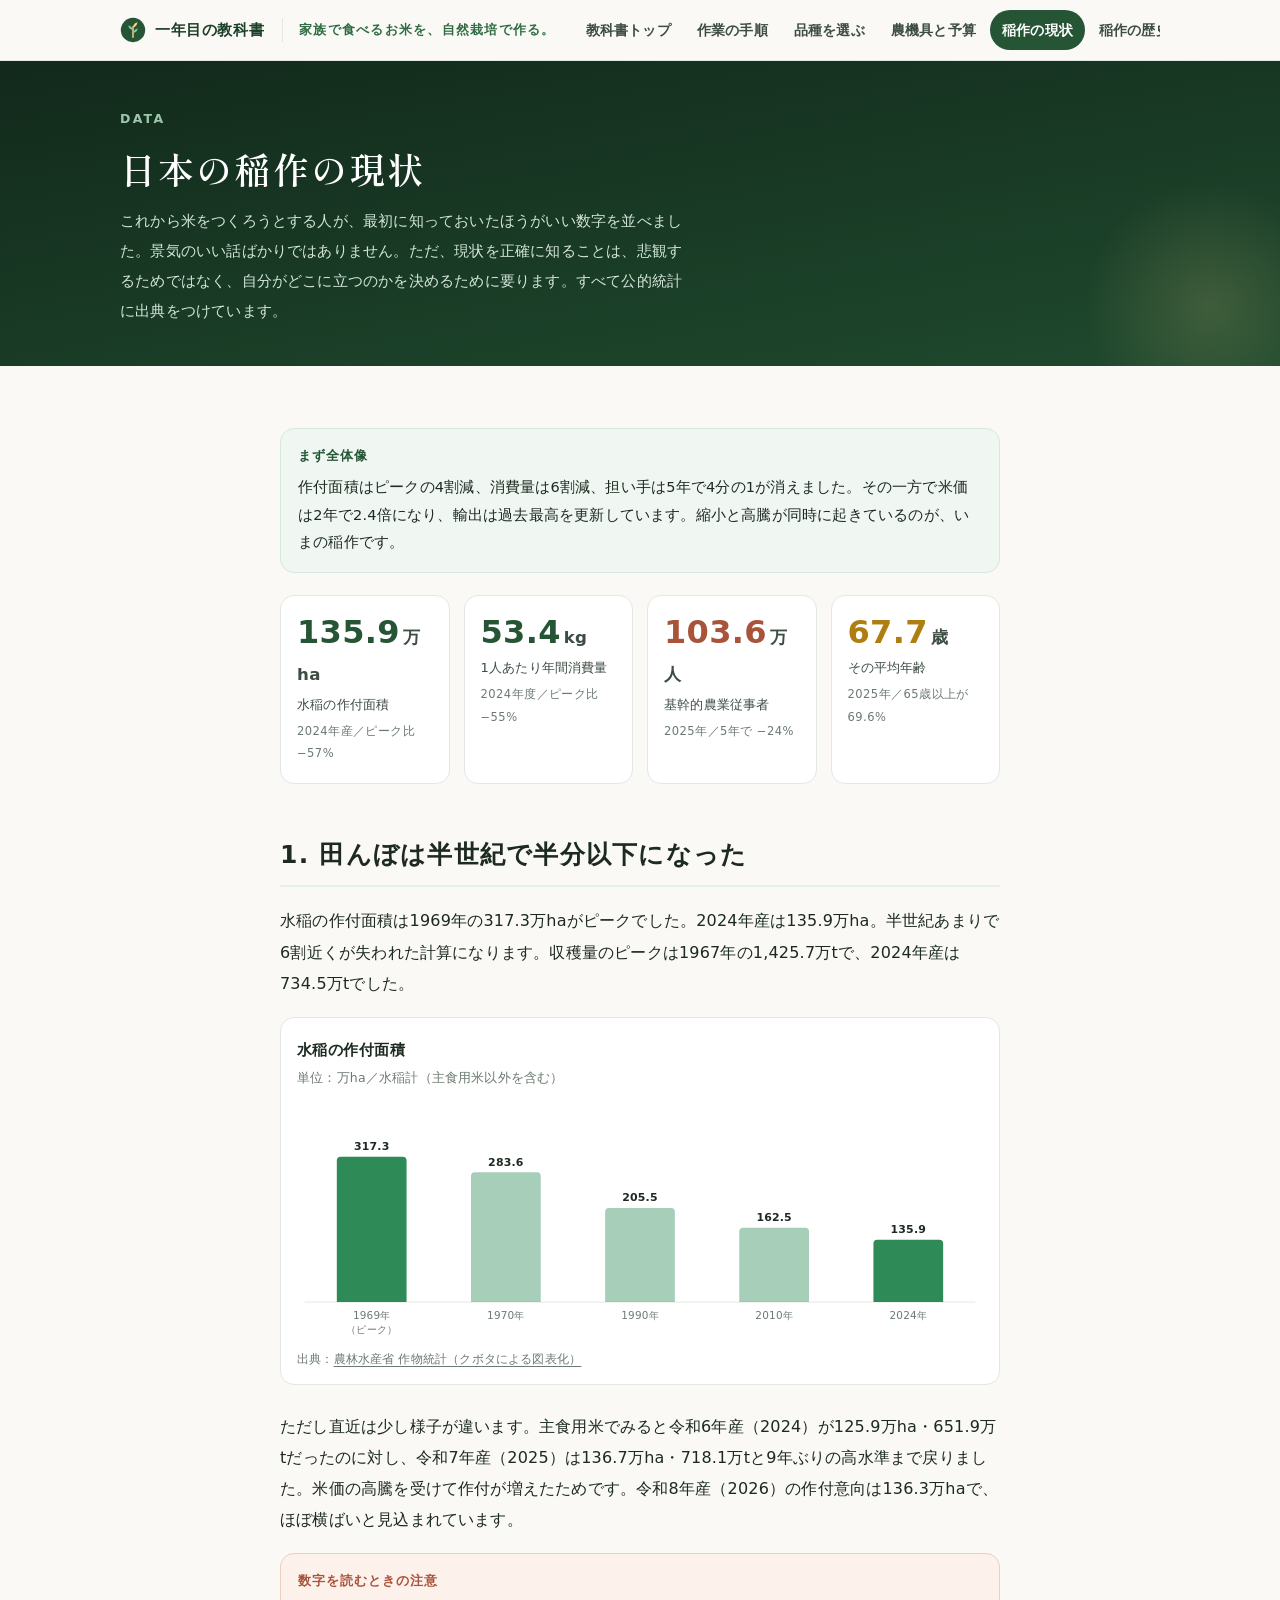
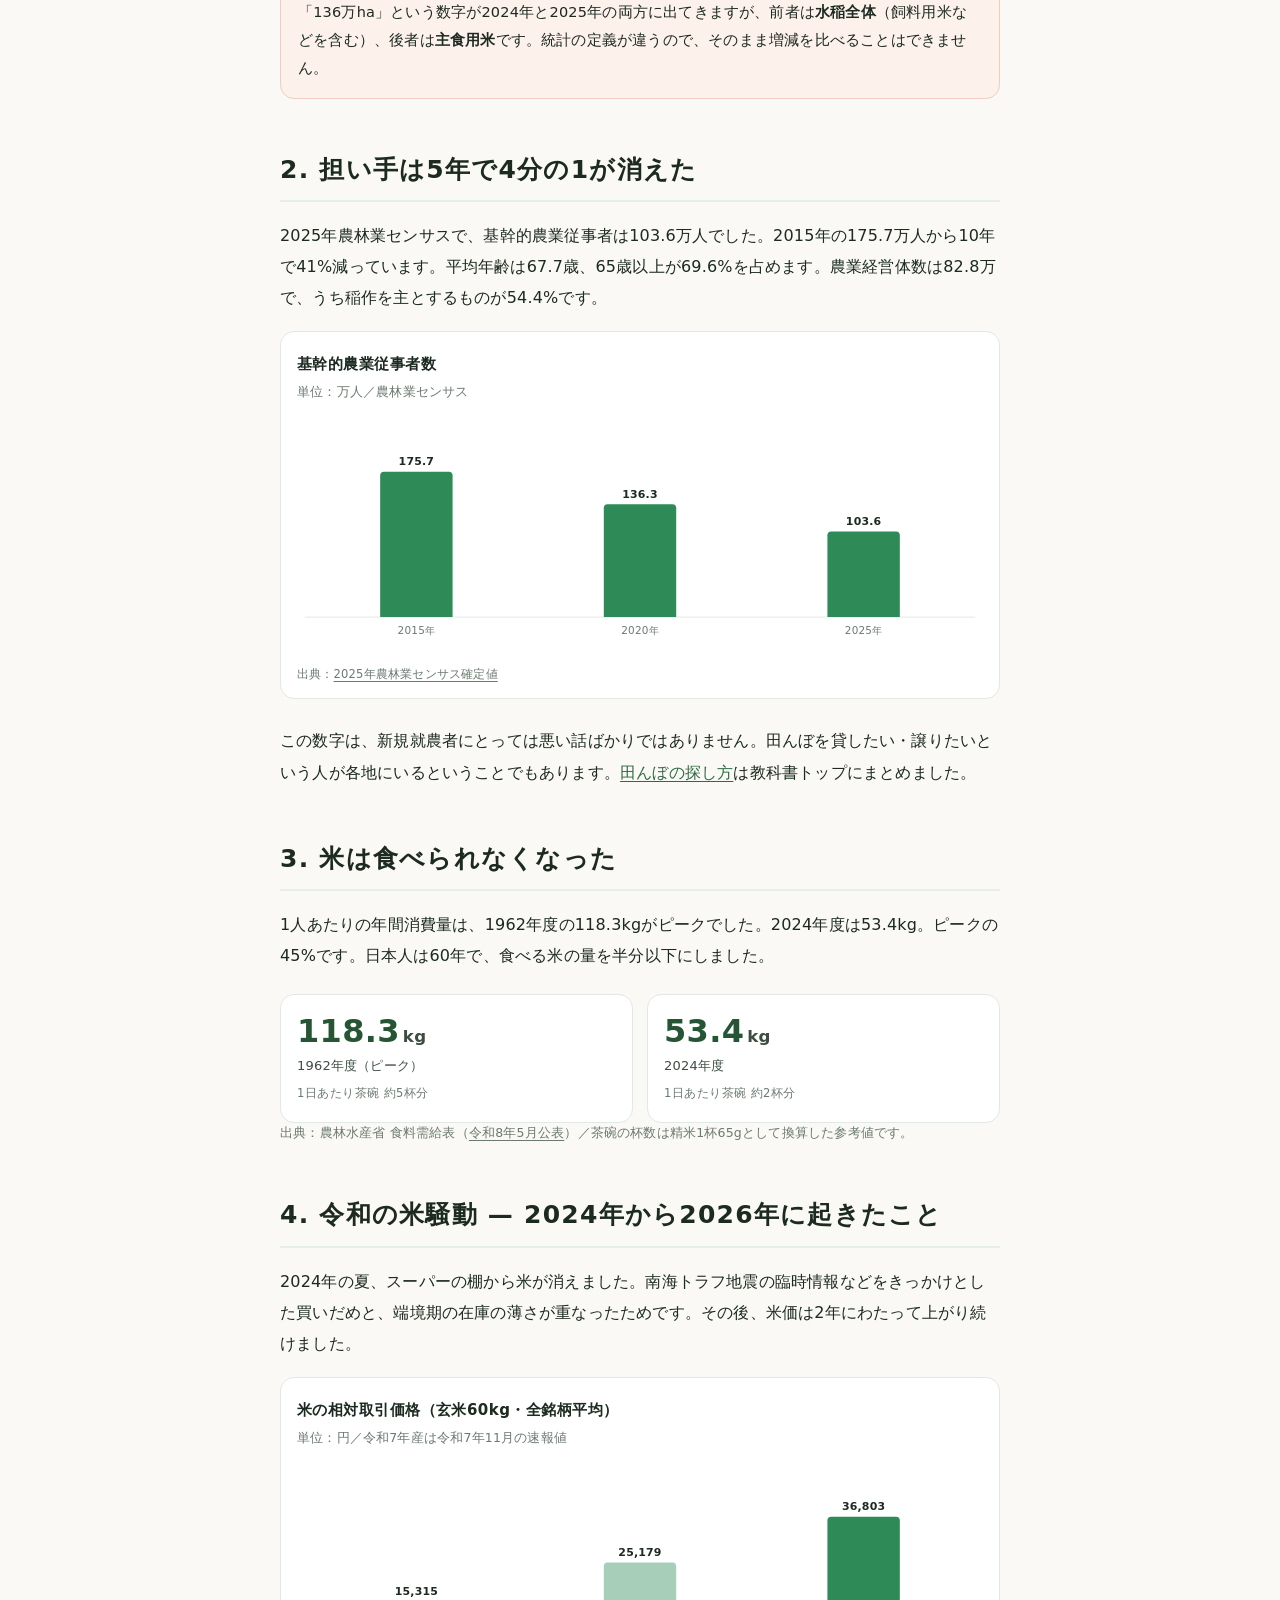
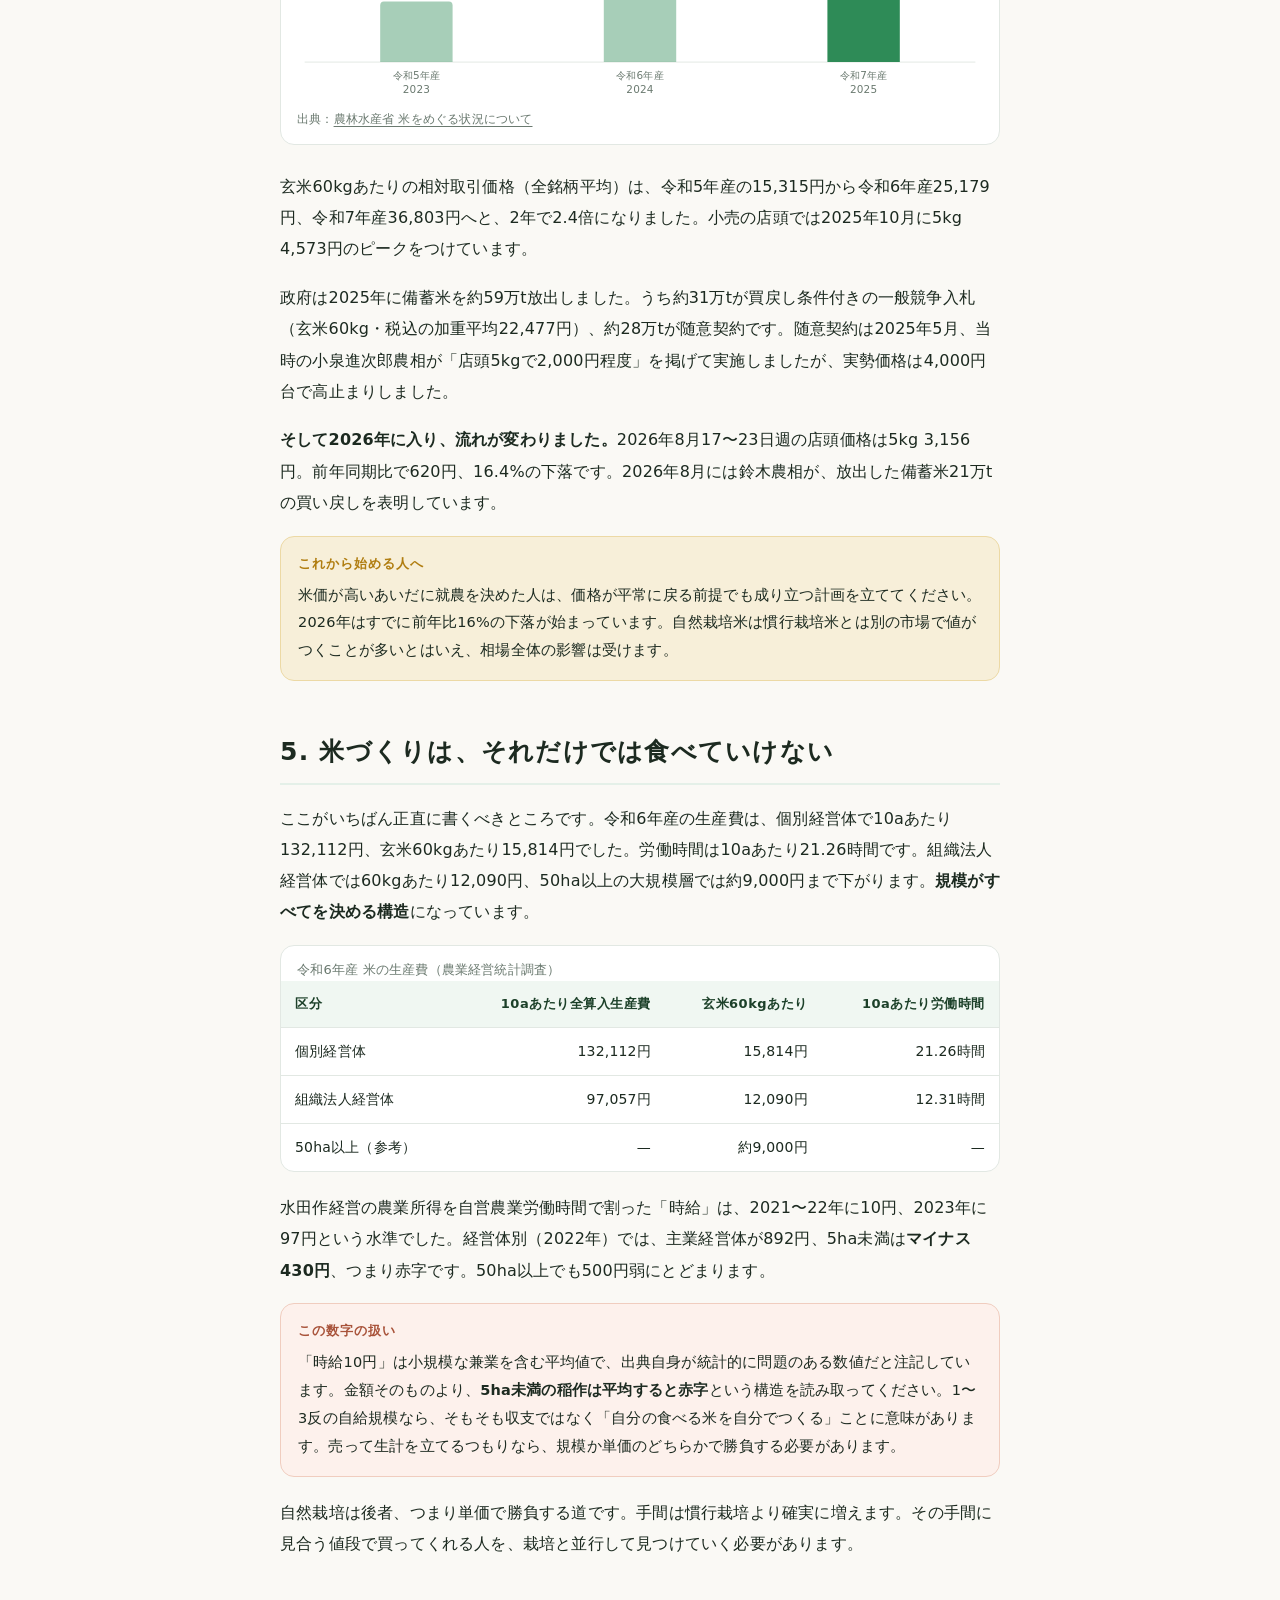
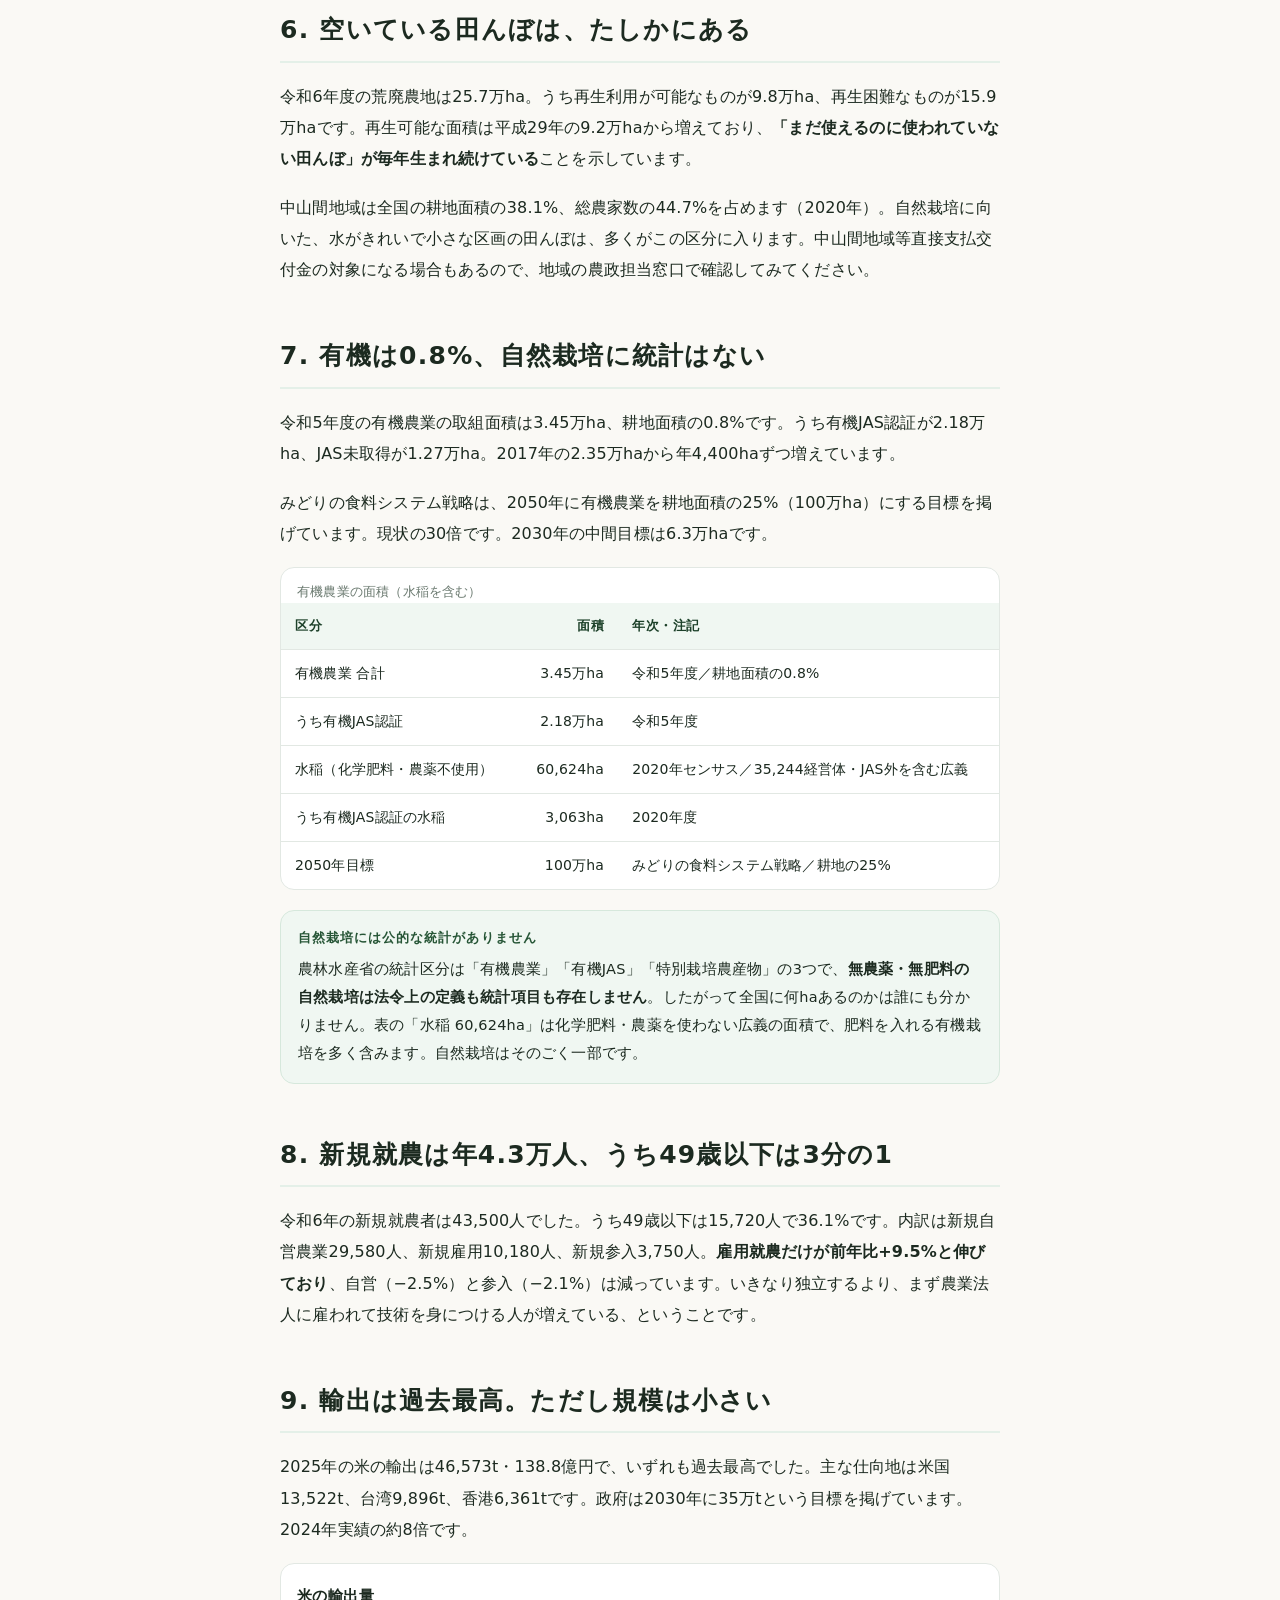
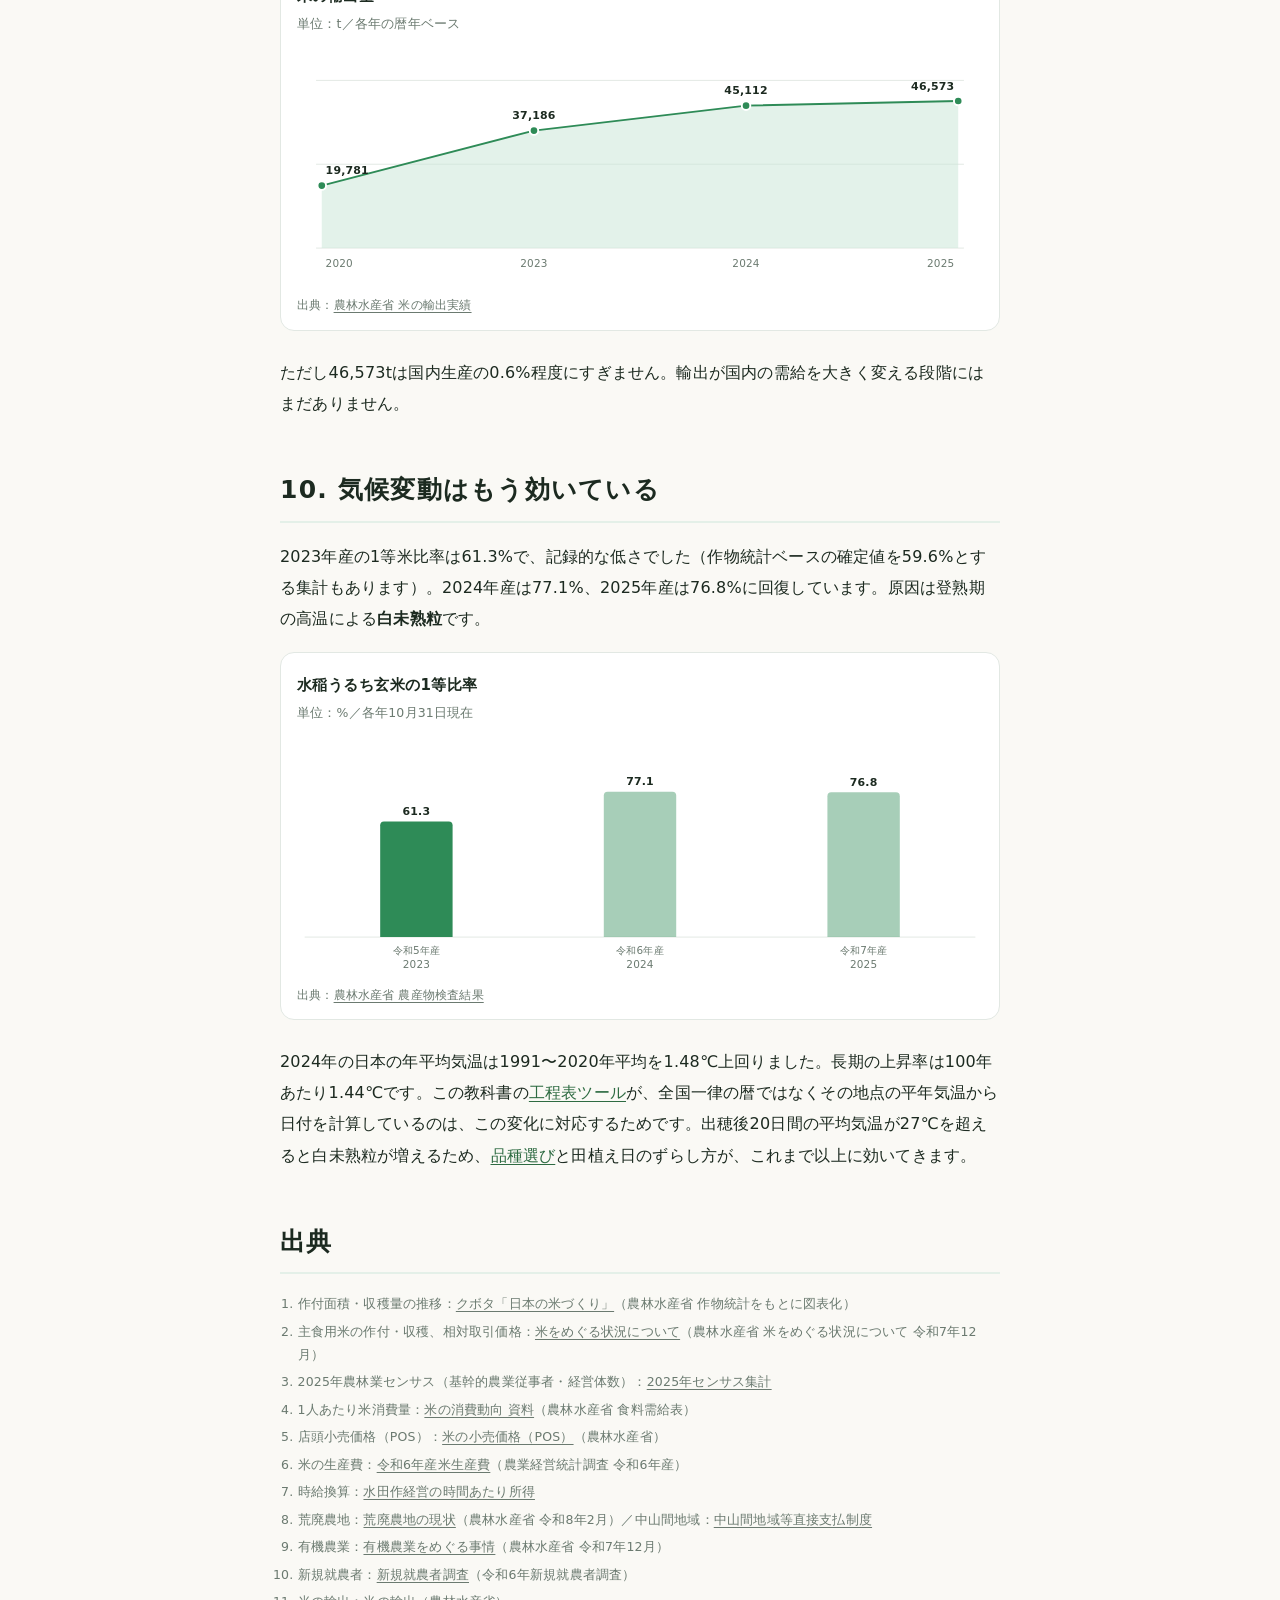
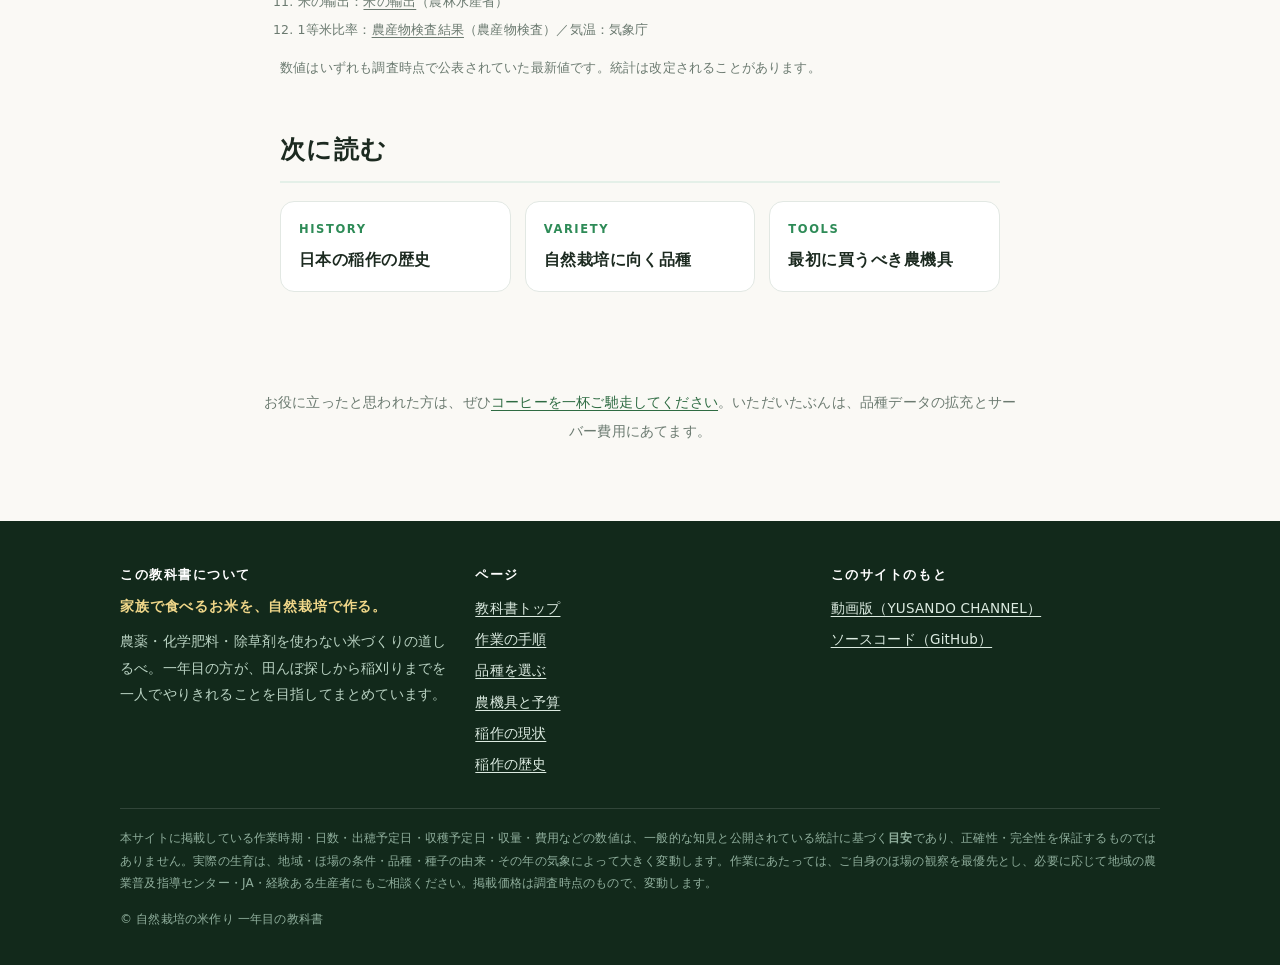
<file: genjou.html>
<!doctype html>
<html lang="ja">
<head>
<meta charset="utf-8">
<meta name="viewport" content="width=device-width,initial-scale=1">
<title>日本の稲作の現状｜自然栽培の米作り 一年目の教科書</title>
<meta name="description" content="作付面積・担い手・米価・生産費・有機農業の面積まで、これから米づくりを始める人が知っておきたい数字を公的統計の出典つきで整理しました。令和の米騒動と2026年の価格反落も扱います。">
<link rel="canonical" href="https://inasaku.yusando.com/genjou.html">
<meta property="og:type" content="article">
<meta property="og:url" content="https://inasaku.yusando.com/genjou.html">
<meta property="og:title" content="日本の稲作の現状｜自然栽培の米作り 一年目の教科書">
<meta property="og:description" content="作付面積・担い手・米価・生産費・有機農業の面積まで、これから米づくりを始める人が知っておきたい数字を公的統計の出典つきで整理しました。令和の米騒動と2026年の価格反落も扱います。">
<meta property="og:site_name" content="自然栽培の米作り 一年目の教科書">
<meta name="twitter:card" content="summary_large_image">
<link rel="preconnect" href="https://fonts.googleapis.com">
<link rel="preconnect" href="https://fonts.gstatic.com" crossorigin>
<link rel="stylesheet" href="https://fonts.googleapis.com/css2?family=Shippori+Mincho:wght@400;600;700&display=swap">
<link rel="stylesheet" href="assets/site.css">

</head>
<body>
<header class="topbar"><div class="topbar-in"><a class="brand" href="index.html"><svg class="mark" viewBox="0 0 32 32" aria-hidden="true"><circle cx="16" cy="16" r="15" fill="#265536"/><path d="M16 25V12" stroke="#f0d789" stroke-width="1.8" stroke-linecap="round"/><path d="M16 13c0-3.4 2.3-6 5.4-6.6C21.1 9.9 19 12.4 16 13Z" fill="#f0d789"/><path d="M16 16c-3 0-5.3-2.3-5.8-5.4C13 11.2 15.2 13.2 16 16Z" fill="#8fc7a3"/><path d="M16 19.5c3 0 5.3-2.3 5.8-5.4-2.8.6-5 2.6-5.8 5.4Z" fill="#8fc7a3"/></svg><span class="txt">一年目の教科書</span></a><span class="bar-tag">家族で食べるお米を、自然栽培で作る。</span><nav class="navlinks" aria-label="サイト内"><a href="index.html">教科書トップ</a><a href="sagyou.html">作業の手順</a><a href="hinshu.html">品種を選ぶ</a><a href="nouki.html">農機具と予算</a><a href="genjou.html" aria-current="page">稲作の現状</a><a href="rekishi.html">稲作の歴史</a></nav></div></header>

<section class="pagehead"><div class="wrap">
<div class="kicker">DATA</div>
<h1>日本の稲作の現状</h1>
<p>これから米をつくろうとする人が、最初に知っておいたほうがいい数字を並べました。景気のいい話ばかりではありません。ただ、現状を正確に知ることは、悲観するためではなく、自分がどこに立つのかを決めるために要ります。すべて公的統計に出典をつけています。</p>
</div></section>

<section class="band"><div class="wrap read">

<div class="note"><b>まず全体像</b>作付面積はピークの4割減、消費量は6割減、担い手は5年で4分の1が消えました。その一方で米価は2年で2.4倍になり、輸出は過去最高を更新しています。縮小と高騰が同時に起きているのが、いまの稲作です。</div>

<div class="tiles">
<div class="tile"><div class="n">135.9<span class="u">万ha</span></div><div class="l">水稲の作付面積</div><div class="y">2024年産／ピーク比 −57%</div></div>
<div class="tile"><div class="n">53.4<span class="u">kg</span></div><div class="l">1人あたり年間消費量</div><div class="y">2024年度／ピーク比 −55%</div></div>
<div class="tile warn"><div class="n">103.6<span class="u">万人</span></div><div class="l">基幹的農業従事者</div><div class="y">2025年／5年で −24%</div></div>
<div class="tile gold"><div class="n">67.7<span class="u">歳</span></div><div class="l">その平均年齢</div><div class="y">2025年／65歳以上が69.6%</div></div>
</div>

<h2 class="rule">1. 田んぼは半世紀で半分以下になった</h2>

<p>水稲の作付面積は1969年の317.3万haがピークでした。2024年産は135.9万ha。半世紀あまりで6割近くが失われた計算になります。収穫量のピークは1967年の1,425.7万tで、2024年産は734.5万tでした。</p>

<figure class="chart"><figcaption>水稲の作付面積</figcaption><div class="csub">単位：万ha／水稲計（主食用米以外を含む）</div><svg viewBox="0 0 720 250" role="img" aria-label="水稲の作付面積"><line class="c-grid" x1="8" y1="210.0" x2="712" y2="210.0"/><path class="c-bar" d="M41.8 210.0 V61.5 a4 4 0 0 1 4 -4 H111.0 a4 4 0 0 1 4 4 V210.0 Z"><title>1969年
（ピーク）: 317.3万ha</title></path><path class="c-bar" d="M182.6 210.0 V77.7 a4 4 0 0 1 4 -4 H251.8 a4 4 0 0 1 4 4 V210.0 Z" opacity=".42"><title>1970年: 283.6万ha</title></path><path class="c-bar" d="M323.4 210.0 V115.2 a4 4 0 0 1 4 -4 H392.6 a4 4 0 0 1 4 4 V210.0 Z" opacity=".42"><title>1990年: 205.5万ha</title></path><path class="c-bar" d="M464.2 210.0 V135.9 a4 4 0 0 1 4 -4 H533.4 a4 4 0 0 1 4 4 V210.0 Z" opacity=".42"><title>2010年: 162.5万ha</title></path><path class="c-bar" d="M605.0 210.0 V148.7 a4 4 0 0 1 4 -4 H674.2 a4 4 0 0 1 4 4 V210.0 Z"><title>2024年: 135.9万ha</title></path><text class="c-val" x="78.4" y="50.5" text-anchor="middle">317.3</text><text class="c-val" x="219.2" y="66.7" text-anchor="middle">283.6</text><text class="c-val" x="360.0" y="104.2" text-anchor="middle">205.5</text><text class="c-val" x="500.8" y="124.9" text-anchor="middle">162.5</text><text class="c-val" x="641.6" y="137.7" text-anchor="middle">135.9</text><text class="c-axis" y="228.0" text-anchor="middle"><tspan x="78.4" dy="0">1969年</tspan><tspan x="78.4" dy="1.35em">（ピーク）</tspan></text><text class="c-axis" y="228.0" text-anchor="middle"><tspan x="219.2" dy="0">1970年</tspan></text><text class="c-axis" y="228.0" text-anchor="middle"><tspan x="360.0" dy="0">1990年</tspan></text><text class="c-axis" y="228.0" text-anchor="middle"><tspan x="500.8" dy="0">2010年</tspan></text><text class="c-axis" y="228.0" text-anchor="middle"><tspan x="641.6" dy="0">2024年</tspan></text></svg><div class="c-src">出典：<a href="https://www.kubota.co.jp/kubotatanbo/data/yield.html" target="_blank" rel="noopener">農林水産省 作物統計（クボタによる図表化）</a></div></figure>

<p>ただし直近は少し様子が違います。主食用米でみると令和6年産（2024）が125.9万ha・651.9万tだったのに対し、令和7年産（2025）は136.7万ha・718.1万tと9年ぶりの高水準まで戻りました。米価の高騰を受けて作付が増えたためです。令和8年産（2026）の作付意向は136.3万haで、ほぼ横ばいと見込まれています。</p>

<div class="warnbox"><b>数字を読むときの注意</b>「136万ha」という数字が2024年と2025年の両方に出てきますが、前者は<b>水稲全体</b>（飼料用米などを含む）、後者は<b>主食用米</b>です。統計の定義が違うので、そのまま増減を比べることはできません。</div>

<h2 class="rule">2. 担い手は5年で4分の1が消えた</h2>

<p>2025年農林業センサスで、基幹的農業従事者は103.6万人でした。2015年の175.7万人から10年で41%減っています。平均年齢は67.7歳、65歳以上が69.6%を占めます。農業経営体数は82.8万で、うち稲作を主とするものが54.4%です。</p>

<figure class="chart"><figcaption>基幹的農業従事者数</figcaption><div class="csub">単位：万人／農林業センサス</div><svg viewBox="0 0 720 250" role="img" aria-label="基幹的農業従事者数"><line class="c-grid" x1="8" y1="210.0" x2="712" y2="210.0"/><path class="c-bar" d="M87.3 210.0 V61.5 a4 4 0 0 1 4 -4 H159.3 a4 4 0 0 1 4 4 V210.0 Z"><title>2015年: 175.7万人</title></path><path class="c-bar" d="M322.0 210.0 V95.7 a4 4 0 0 1 4 -4 H394.0 a4 4 0 0 1 4 4 V210.0 Z"><title>2020年: 136.3万人</title></path><path class="c-bar" d="M556.7 210.0 V124.1 a4 4 0 0 1 4 -4 H628.7 a4 4 0 0 1 4 4 V210.0 Z"><title>2025年: 103.6万人</title></path><text class="c-val" x="125.3" y="50.5" text-anchor="middle">175.7</text><text class="c-val" x="360.0" y="84.7" text-anchor="middle">136.3</text><text class="c-val" x="594.7" y="113.1" text-anchor="middle">103.6</text><text class="c-axis" y="228.0" text-anchor="middle"><tspan x="125.3" dy="0">2015年</tspan></text><text class="c-axis" y="228.0" text-anchor="middle"><tspan x="360.0" dy="0">2020年</tspan></text><text class="c-axis" y="228.0" text-anchor="middle"><tspan x="594.7" dy="0">2025年</tspan></text></svg><div class="c-src">出典：<a href="https://smartagri.jp/p/2191/" target="_blank" rel="noopener">2025年農林業センサス確定値</a></div></figure>

<p>この数字は、新規就農者にとっては悪い話ばかりではありません。田んぼを貸したい・譲りたいという人が各地にいるということでもあります。<a href="index.html#junbi">田んぼの探し方</a>は教科書トップにまとめました。</p>

<h2 class="rule">3. 米は食べられなくなった</h2>

<p>1人あたりの年間消費量は、1962年度の118.3kgがピークでした。2024年度は53.4kg。ピークの45%です。日本人は60年で、食べる米の量を半分以下にしました。</p>

<div class="tiles">
<div class="tile"><div class="n">118.3<span class="u">kg</span></div><div class="l">1962年度（ピーク）</div><div class="y">1日あたり茶碗 約5杯分</div></div>
<div class="tile"><div class="n">53.4<span class="u">kg</span></div><div class="l">2024年度</div><div class="y">1日あたり茶碗 約2杯分</div></div>
</div>
<p class="src" style="margin-top:-8px">出典：農林水産省 食料需給表（<a href="https://www.maff.go.jp/j/syouan/keikaku/soukatu/attach/pdf/kome-syouhi_siryou-103.pdf" target="_blank" rel="noopener">令和8年5月公表</a>）／茶碗の杯数は精米1杯65gとして換算した参考値です。</p>

<h2 class="rule">4. 令和の米騒動 — 2024年から2026年に起きたこと</h2>

<p>2024年の夏、スーパーの棚から米が消えました。南海トラフ地震の臨時情報などをきっかけとした買いだめと、端境期の在庫の薄さが重なったためです。その後、米価は2年にわたって上がり続けました。</p>

<figure class="chart"><figcaption>米の相対取引価格（玄米60kg・全銘柄平均）</figcaption><div class="csub">単位：円／令和7年産は令和7年11月の速報値</div><svg viewBox="0 0 720 250" role="img" aria-label="米の相対取引価格（玄米60kg・全銘柄平均）"><line class="c-grid" x1="8" y1="210.0" x2="712" y2="210.0"/><path class="c-bar" d="M87.3 210.0 V150.5 a4 4 0 0 1 4 -4 H159.3 a4 4 0 0 1 4 4 V210.0 Z" opacity=".42"><title>令和5年産
2023: 15,315円</title></path><path class="c-bar" d="M322.0 210.0 V109.6 a4 4 0 0 1 4 -4 H394.0 a4 4 0 0 1 4 4 V210.0 Z" opacity=".42"><title>令和6年産
2024: 25,179円</title></path><path class="c-bar" d="M556.7 210.0 V61.5 a4 4 0 0 1 4 -4 H628.7 a4 4 0 0 1 4 4 V210.0 Z"><title>令和7年産
2025: 36,803円</title></path><text class="c-val" x="125.3" y="139.5" text-anchor="middle">15,315</text><text class="c-val" x="360.0" y="98.6" text-anchor="middle">25,179</text><text class="c-val" x="594.7" y="50.5" text-anchor="middle">36,803</text><text class="c-axis" y="228.0" text-anchor="middle"><tspan x="125.3" dy="0">令和5年産</tspan><tspan x="125.3" dy="1.35em">2023</tspan></text><text class="c-axis" y="228.0" text-anchor="middle"><tspan x="360.0" dy="0">令和6年産</tspan><tspan x="360.0" dy="1.35em">2024</tspan></text><text class="c-axis" y="228.0" text-anchor="middle"><tspan x="594.7" dy="0">令和7年産</tspan><tspan x="594.7" dy="1.35em">2025</tspan></text></svg><div class="c-src">出典：<a href="https://www.maff.go.jp/j/council/seisaku/syokuryo/251224/attach/pdf/1224-9.pdf" target="_blank" rel="noopener">農林水産省 米をめぐる状況について</a></div></figure>

<p>玄米60kgあたりの相対取引価格（全銘柄平均）は、令和5年産の15,315円から令和6年産25,179円、令和7年産36,803円へと、2年で2.4倍になりました。小売の店頭では2025年10月に5kg 4,573円のピークをつけています。</p>

<p>政府は2025年に備蓄米を約59万t放出しました。うち約31万tが買戻し条件付きの一般競争入札（玄米60kg・税込の加重平均22,477円）、約28万tが随意契約です。随意契約は2025年5月、当時の小泉進次郎農相が「店頭5kgで2,000円程度」を掲げて実施しましたが、実勢価格は4,000円台で高止まりしました。</p>

<p><b>そして2026年に入り、流れが変わりました。</b>2026年8月17〜23日週の店頭価格は5kg 3,156円。前年同期比で620円、16.4%の下落です。2026年8月には鈴木農相が、放出した備蓄米21万tの買い戻しを表明しています。</p>

<div class="tip"><b>これから始める人へ</b>米価が高いあいだに就農を決めた人は、価格が平常に戻る前提でも成り立つ計画を立ててください。2026年はすでに前年比16%の下落が始まっています。自然栽培米は慣行栽培米とは別の市場で値がつくことが多いとはいえ、相場全体の影響は受けます。</div>

<h2 class="rule">5. 米づくりは、それだけでは食べていけない</h2>

<p>ここがいちばん正直に書くべきところです。令和6年産の生産費は、個別経営体で10aあたり132,112円、玄米60kgあたり15,814円でした。労働時間は10aあたり21.26時間です。組織法人経営体では60kgあたり12,090円、50ha以上の大規模層では約9,000円まで下がります。<b>規模がすべてを決める構造</b>になっています。</p>

<div class="tbl-wrap"><table>
<caption>令和6年産 米の生産費（農業経営統計調査）</caption>
<thead><tr><th>区分</th><th class="num">10aあたり全算入生産費</th><th class="num">玄米60kgあたり</th><th class="num">10aあたり労働時間</th></tr></thead>
<tbody>
<tr><td>個別経営体</td><td class="num">132,112円</td><td class="num">15,814円</td><td class="num">21.26時間</td></tr>
<tr><td>組織法人経営体</td><td class="num">97,057円</td><td class="num">12,090円</td><td class="num">12.31時間</td></tr>
<tr><td>50ha以上（参考）</td><td class="num">—</td><td class="num">約9,000円</td><td class="num">—</td></tr>
</tbody></table></div>

<p>水田作経営の農業所得を自営農業労働時間で割った「時給」は、2021〜22年に10円、2023年に97円という水準でした。経営体別（2022年）では、主業経営体が892円、5ha未満は<b>マイナス430円</b>、つまり赤字です。50ha以上でも500円弱にとどまります。</p>

<div class="warnbox"><b>この数字の扱い</b>「時給10円」は小規模な兼業を含む平均値で、出典自身が統計的に問題のある数値だと注記しています。金額そのものより、<b>5ha未満の稲作は平均すると赤字</b>という構造を読み取ってください。1〜3反の自給規模なら、そもそも収支ではなく「自分の食べる米を自分でつくる」ことに意味があります。売って生計を立てるつもりなら、規模か単価のどちらかで勝負する必要があります。</div>

<p>自然栽培は後者、つまり単価で勝負する道です。手間は慣行栽培より確実に増えます。その手間に見合う値段で買ってくれる人を、栽培と並行して見つけていく必要があります。</p>

<h2 class="rule">6. 空いている田んぼは、たしかにある</h2>

<p>令和6年度の荒廃農地は25.7万ha。うち再生利用が可能なものが9.8万ha、再生困難なものが15.9万haです。再生可能な面積は平成29年の9.2万haから増えており、<b>「まだ使えるのに使われていない田んぼ」が毎年生まれ続けている</b>ことを示しています。</p>

<p>中山間地域は全国の耕地面積の38.1%、総農家数の44.7%を占めます（2020年）。自然栽培に向いた、水がきれいで小さな区画の田んぼは、多くがこの区分に入ります。中山間地域等直接支払交付金の対象になる場合もあるので、地域の農政担当窓口で確認してみてください。</p>

<h2 class="rule">7. 有機は0.8%、自然栽培に統計はない</h2>

<p>令和5年度の有機農業の取組面積は3.45万ha、耕地面積の0.8%です。うち有機JAS認証が2.18万ha、JAS未取得が1.27万ha。2017年の2.35万haから年4,400haずつ増えています。</p>

<p>みどりの食料システム戦略は、2050年に有機農業を耕地面積の25%（100万ha）にする目標を掲げています。現状の30倍です。2030年の中間目標は6.3万haです。</p>

<div class="tbl-wrap"><table>
<caption>有機農業の面積（水稲を含む）</caption>
<thead><tr><th>区分</th><th class="num">面積</th><th>年次・注記</th></tr></thead>
<tbody>
<tr><td>有機農業 合計</td><td class="num">3.45万ha</td><td>令和5年度／耕地面積の0.8%</td></tr>
<tr><td>うち有機JAS認証</td><td class="num">2.18万ha</td><td>令和5年度</td></tr>
<tr><td>水稲（化学肥料・農薬不使用）</td><td class="num">60,624ha</td><td>2020年センサス／35,244経営体・JAS外を含む広義</td></tr>
<tr><td>うち有機JAS認証の水稲</td><td class="num">3,063ha</td><td>2020年度</td></tr>
<tr><td>2050年目標</td><td class="num">100万ha</td><td>みどりの食料システム戦略／耕地の25%</td></tr>
</tbody></table></div>

<div class="note"><b>自然栽培には公的な統計がありません</b>農林水産省の統計区分は「有機農業」「有機JAS」「特別栽培農産物」の3つで、<b>無農薬・無肥料の自然栽培は法令上の定義も統計項目も存在しません</b>。したがって全国に何haあるのかは誰にも分かりません。表の「水稲 60,624ha」は化学肥料・農薬を使わない広義の面積で、肥料を入れる有機栽培を多く含みます。自然栽培はそのごく一部です。</div>

<h2 class="rule">8. 新規就農は年4.3万人、うち49歳以下は3分の1</h2>

<p>令和6年の新規就農者は43,500人でした。うち49歳以下は15,720人で36.1%です。内訳は新規自営農業29,580人、新規雇用10,180人、新規参入3,750人。<b>雇用就農だけが前年比+9.5%と伸びており</b>、自営（−2.5%）と参入（−2.1%）は減っています。いきなり独立するより、まず農業法人に雇われて技術を身につける人が増えている、ということです。</p>

<h2 class="rule">9. 輸出は過去最高。ただし規模は小さい</h2>

<p>2025年の米の輸出は46,573t・138.8億円で、いずれも過去最高でした。主な仕向地は米国13,522t、台湾9,896t、香港6,361tです。政府は2030年に35万tという目標を掲げています。2024年実績の約8倍です。</p>

<figure class="chart"><figcaption>米の輸出量</figcaption><div class="csub">単位：t／各年の暦年ベース</div><svg viewBox="0 0 720 250" role="img" aria-label="米の輸出量"><line class="c-grid" x1="20" y1="34.0" x2="700" y2="34.0"/><line class="c-grid" x1="20" y1="122.0" x2="700" y2="122.0"/><line class="c-grid" x1="20" y1="210.0" x2="700" y2="210.0"/><path class="c-area" d="M26.0 210.0 L26.0 144.4 L248.7 86.7 L471.3 60.5 L694.0 55.6 L694.0 210.0 Z"/><polyline class="c-line" points="26.0,144.4 248.7,86.7 471.3,60.5 694.0,55.6"/><circle class="c-dot" cx="26.0" cy="144.4" r="4.5"><title>2020: 19,781t</title></circle><circle class="c-dot" cx="248.7" cy="86.7" r="4.5"><title>2023: 37,186t</title></circle><circle class="c-dot" cx="471.3" cy="60.5" r="4.5"><title>2024: 45,112t</title></circle><circle class="c-dot" cx="694.0" cy="55.6" r="4.5"><title>2025: 46,573t</title></circle><text class="c-val" x="30.0" y="132.4" text-anchor="start">19,781</text><text class="c-val" x="248.7" y="74.7" text-anchor="middle">37,186</text><text class="c-val" x="471.3" y="48.5" text-anchor="middle">45,112</text><text class="c-val" x="690.0" y="43.6" text-anchor="end">46,573</text><text class="c-axis" x="30.0" y="230.0" text-anchor="start">2020</text><text class="c-axis" x="248.7" y="230.0" text-anchor="middle">2023</text><text class="c-axis" x="471.3" y="230.0" text-anchor="middle">2024</text><text class="c-axis" x="690.0" y="230.0" text-anchor="end">2025</text></svg><div class="c-src">出典：<a href="https://www.maff.go.jp/j/syouan/keikaku/soukatu/kome_yusyutu/attach/pdf/kome_yusyutu-830.pdf" target="_blank" rel="noopener">農林水産省 米の輸出実績</a></div></figure>

<p>ただし46,573tは国内生産の0.6%程度にすぎません。輸出が国内の需給を大きく変える段階にはまだありません。</p>

<h2 class="rule">10. 気候変動はもう効いている</h2>

<p>2023年産の1等米比率は61.3%で、記録的な低さでした（作物統計ベースの確定値を59.6%とする集計もあります）。2024年産は77.1%、2025年産は76.8%に回復しています。原因は登熟期の高温による<b>白未熟粒</b>です。</p>

<figure class="chart"><figcaption>水稲うるち玄米の1等比率</figcaption><div class="csub">単位：%／各年10月31日現在</div><svg viewBox="0 0 720 250" role="img" aria-label="水稲うるち玄米の1等比率"><line class="c-grid" x1="8" y1="210.0" x2="712" y2="210.0"/><path class="c-bar" d="M87.3 210.0 V92.7 a4 4 0 0 1 4 -4 H159.3 a4 4 0 0 1 4 4 V210.0 Z"><title>令和5年産
2023: 61.3%</title></path><path class="c-bar" d="M322.0 210.0 V61.5 a4 4 0 0 1 4 -4 H394.0 a4 4 0 0 1 4 4 V210.0 Z" opacity=".42"><title>令和6年産
2024: 77.1%</title></path><path class="c-bar" d="M556.7 210.0 V62.1 a4 4 0 0 1 4 -4 H628.7 a4 4 0 0 1 4 4 V210.0 Z" opacity=".42"><title>令和7年産
2025: 76.8%</title></path><text class="c-val" x="125.3" y="81.7" text-anchor="middle">61.3</text><text class="c-val" x="360.0" y="50.5" text-anchor="middle">77.1</text><text class="c-val" x="594.7" y="51.1" text-anchor="middle">76.8</text><text class="c-axis" y="228.0" text-anchor="middle"><tspan x="125.3" dy="0">令和5年産</tspan><tspan x="125.3" dy="1.35em">2023</tspan></text><text class="c-axis" y="228.0" text-anchor="middle"><tspan x="360.0" dy="0">令和6年産</tspan><tspan x="360.0" dy="1.35em">2024</tspan></text><text class="c-axis" y="228.0" text-anchor="middle"><tspan x="594.7" dy="0">令和7年産</tspan><tspan x="594.7" dy="1.35em">2025</tspan></text></svg><div class="c-src">出典：<a href="https://www.maff.go.jp/j/seisan/syoryu/kensa/kome/attach/pdf/index-93.pdf" target="_blank" rel="noopener">農林水産省 農産物検査結果</a></div></figure>

<p>2024年の日本の年平均気温は1991〜2020年平均を1.48℃上回りました。長期の上昇率は100年あたり1.44℃です。この教科書の<a href="index.html#tool">工程表ツール</a>が、全国一律の暦ではなくその地点の平年気温から日付を計算しているのは、この変化に対応するためです。出穂後20日間の平均気温が27℃を超えると白未熟粒が増えるため、<a href="hinshu.html">品種選び</a>と田植え日のずらし方が、これまで以上に効いてきます。</p>

<h2 class="rule">出典</h2>
<div class="src">
<ol>
<li>作付面積・収穫量の推移：<a href="https://www.kubota.co.jp/kubotatanbo/data/yield.html" target="_blank" rel="noopener">クボタ「日本の米づくり」</a>（農林水産省 作物統計をもとに図表化）</li>
<li>主食用米の作付・収穫、相対取引価格：<a href="https://www.maff.go.jp/j/council/seisaku/syokuryo/251224/attach/pdf/1224-9.pdf" target="_blank" rel="noopener">米をめぐる状況について</a>（農林水産省 米をめぐる状況について 令和7年12月）</li>
<li>2025年農林業センサス（基幹的農業従事者・経営体数）：<a href="https://smartagri.jp/p/2191/" target="_blank" rel="noopener">2025年センサス集計</a></li>
<li>1人あたり米消費量：<a href="https://www.maff.go.jp/j/syouan/keikaku/soukatu/attach/pdf/kome-syouhi_siryou-103.pdf" target="_blank" rel="noopener">米の消費動向 資料</a>（農林水産省 食料需給表）</li>
<li>店頭小売価格（POS）：<a href="https://www.maff.go.jp/j/nousan/kokumotu/ksppos.pdf" target="_blank" rel="noopener">米の小売価格（POS）</a>（農林水産省）</li>
<li>米の生産費：<a href="https://www.maff.go.jp/j/tokei/kouhyou/noukei/seisanhi_nousan/pdf/seisanhi_kome_24.pdf" target="_blank" rel="noopener">令和6年産米生産費</a>（農業経営統計調査 令和6年産）</li>
<li>時給換算：<a href="https://food-mileage.jp/2025/02/10/mame-309/" target="_blank" rel="noopener">水田作経営の時間あたり所得</a></li>
<li>荒廃農地：<a href="https://www.maff.go.jp/j/nousin/tikei/houkiti/attach/pdf/index-52.pdf" target="_blank" rel="noopener">荒廃農地の現状</a>（農林水産省 令和8年2月）／中山間地域：<a href="https://www.maff.go.jp/j/nousin/tyusan/siharai_seido/s_about/cyusan/" target="_blank" rel="noopener">中山間地域等直接支払制度</a></li>
<li>有機農業：<a href="https://www.maff.go.jp/j/council/seisaku/kazyu/r7_01_yuki/attach/pdf/251223-5.pdf" target="_blank" rel="noopener">有機農業をめぐる事情</a>（農林水産省 令和7年12月）</li>
<li>新規就農者：<a href="https://www.maff.go.jp/j/tokei/kouhyou/sinki/pdf/sinki_syunou_24.pdf" target="_blank" rel="noopener">新規就農者調査</a>（令和6年新規就農者調査）</li>
<li>米の輸出：<a href="https://www.maff.go.jp/j/syouan/keikaku/soukatu/kome_yusyutu/attach/pdf/kome_yusyutu-830.pdf" target="_blank" rel="noopener">米の輸出</a>（農林水産省）</li>
<li>1等米比率：<a href="https://www.maff.go.jp/j/seisan/syoryu/kensa/kome/attach/pdf/index-93.pdf" target="_blank" rel="noopener">農産物検査結果</a>（農産物検査）／気温：気象庁</li>
</ol>
<p>数値はいずれも調査時点で公表されていた最新値です。統計は改定されることがあります。</p>
</div>

<h2 class="rule">次に読む</h2>
<div class="nextnav"><a href="rekishi.html"><div class="k">HISTORY</div><div class="t">日本の稲作の歴史</div></a><a href="hinshu.html"><div class="k">VARIETY</div><div class="t">自然栽培に向く品種</div></a><a href="nouki.html"><div class="k">TOOLS</div><div class="t">最初に買うべき農機具</div></a></div>

</div></section>

<section class="supportband"><div class="wrap">
<p class="support-line">お役に立ったと思われた方は、ぜひ<a href="https://buymeacoffee.com/quietsheep" target="_blank" rel="noopener noreferrer">コーヒーを一杯ご馳走してください</a>。いただいたぶんは、品種データの拡充とサーバー費用にあてます。</p>
</div></section>
<footer class="sitefoot"><div class="wrap">
<div class="foot-grid">
<div>
<h4>この教科書について</h4>
<p class="foot-tag">家族で食べるお米を、自然栽培で作る。</p>
<p style="margin:0">農薬・化学肥料・除草剤を使わない米づくりの道しるべ。一年目の方が、田んぼ探しから稲刈りまでを一人でやりきれることを目指してまとめています。</p>
</div>
<div>
<h4>ページ</h4>
<ul><li><a href="index.html">教科書トップ</a></li><li><a href="sagyou.html">作業の手順</a></li><li><a href="hinshu.html">品種を選ぶ</a></li><li><a href="nouki.html">農機具と予算</a></li><li><a href="genjou.html">稲作の現状</a></li><li><a href="rekishi.html">稲作の歴史</a></li></ul>
</div>
<div>
<h4>このサイトのもと</h4>
<ul>
<li><a href="https://www.youtube.com/watch?v=jaX9OwiZDI0" target="_blank" rel="noopener">動画版（YUSANDO CHANNEL）</a></li>
<li><a href="https://github.com/Yusandonatural/inasaku" target="_blank" rel="noopener">ソースコード（GitHub）</a></li>
</ul>
</div>
</div>
<div class="foot-btm">
<p class="disclaimer" style="margin:0">本サイトに掲載している作業時期・日数・出穂予定日・収穫予定日・収量・費用などの数値は、一般的な知見と公開されている統計に基づく<b>目安</b>であり、正確性・完全性を保証するものではありません。実際の生育は、地域・ほ場の条件・品種・種子の由来・その年の気象によって大きく変動します。作業にあたっては、ご自身のほ場の観察を最優先とし、必要に応じて地域の農業普及指導センター・JA・経験ある生産者にもご相談ください。掲載価格は調査時点のもので、変動します。</p>
<p style="margin:14px 0 0">© 自然栽培の米作り 一年目の教科書</p>
</div>
</div></footer>
</body>
</html>
</file>
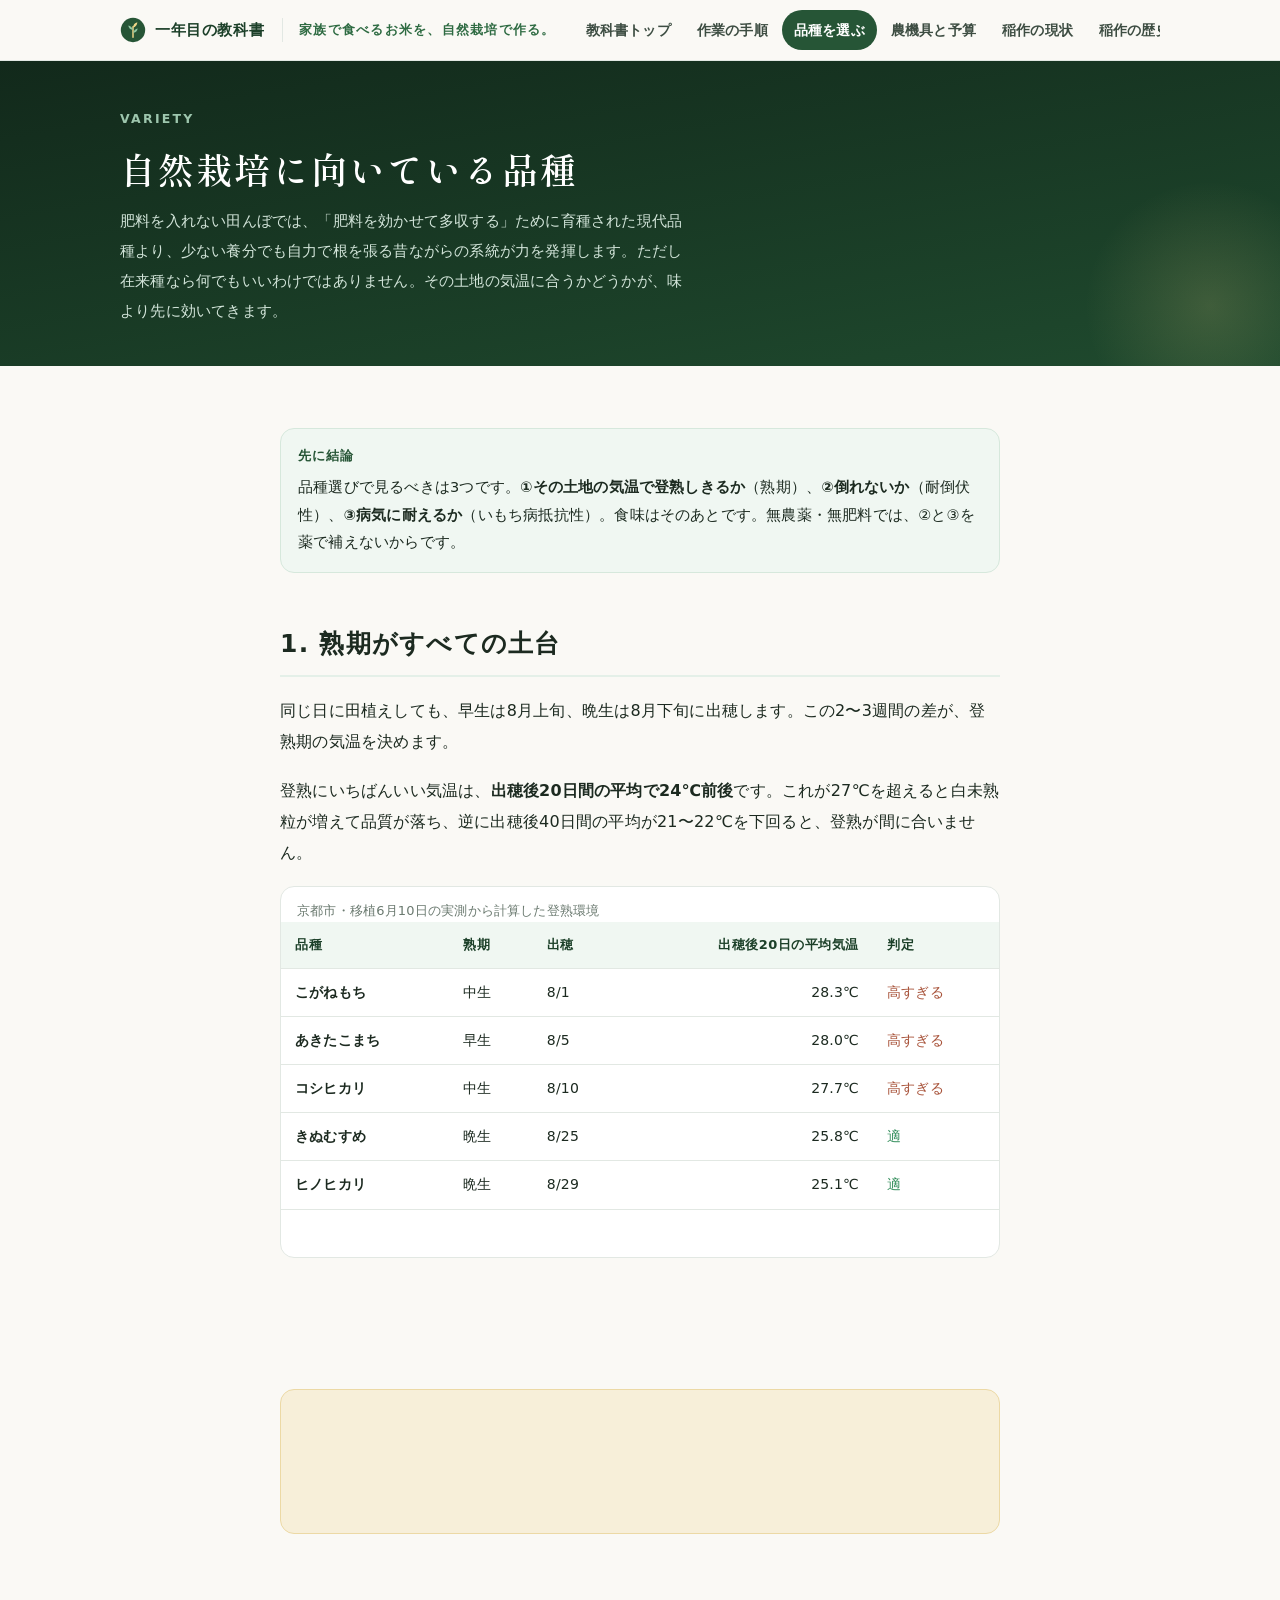
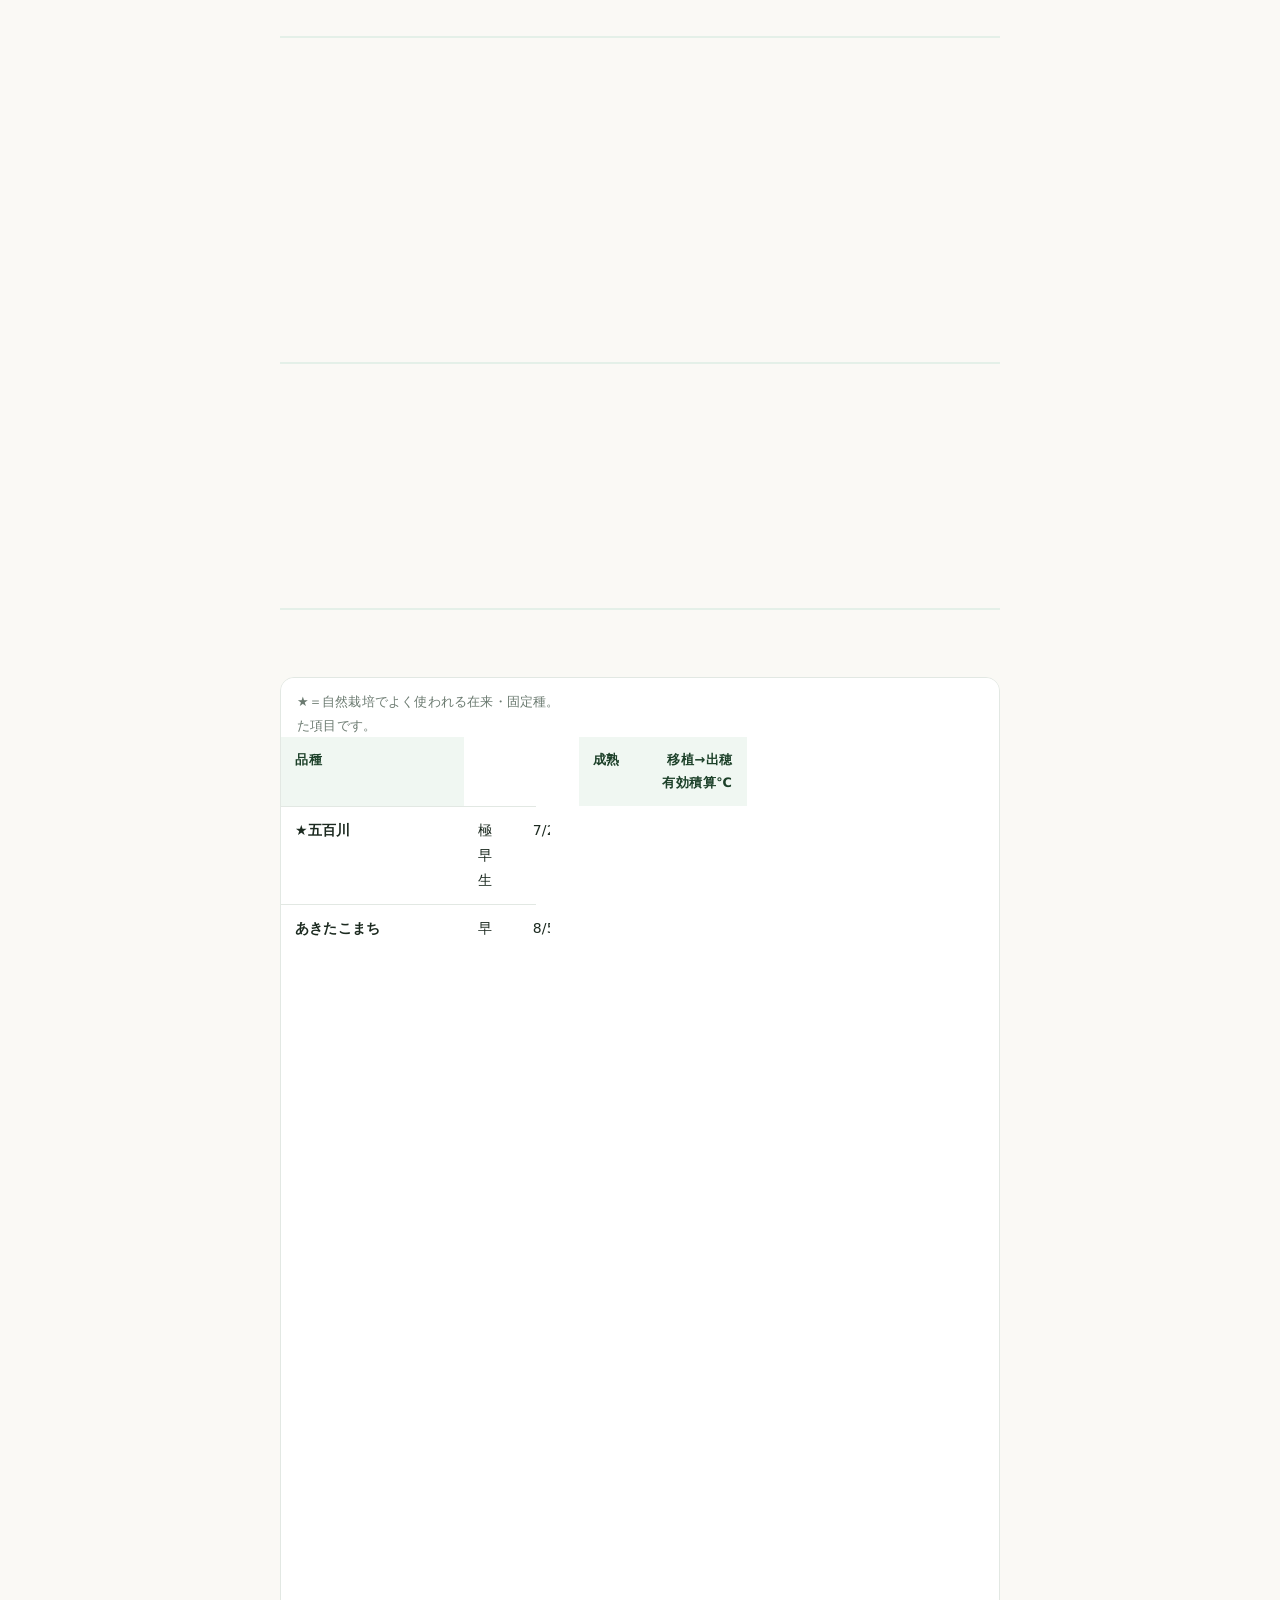
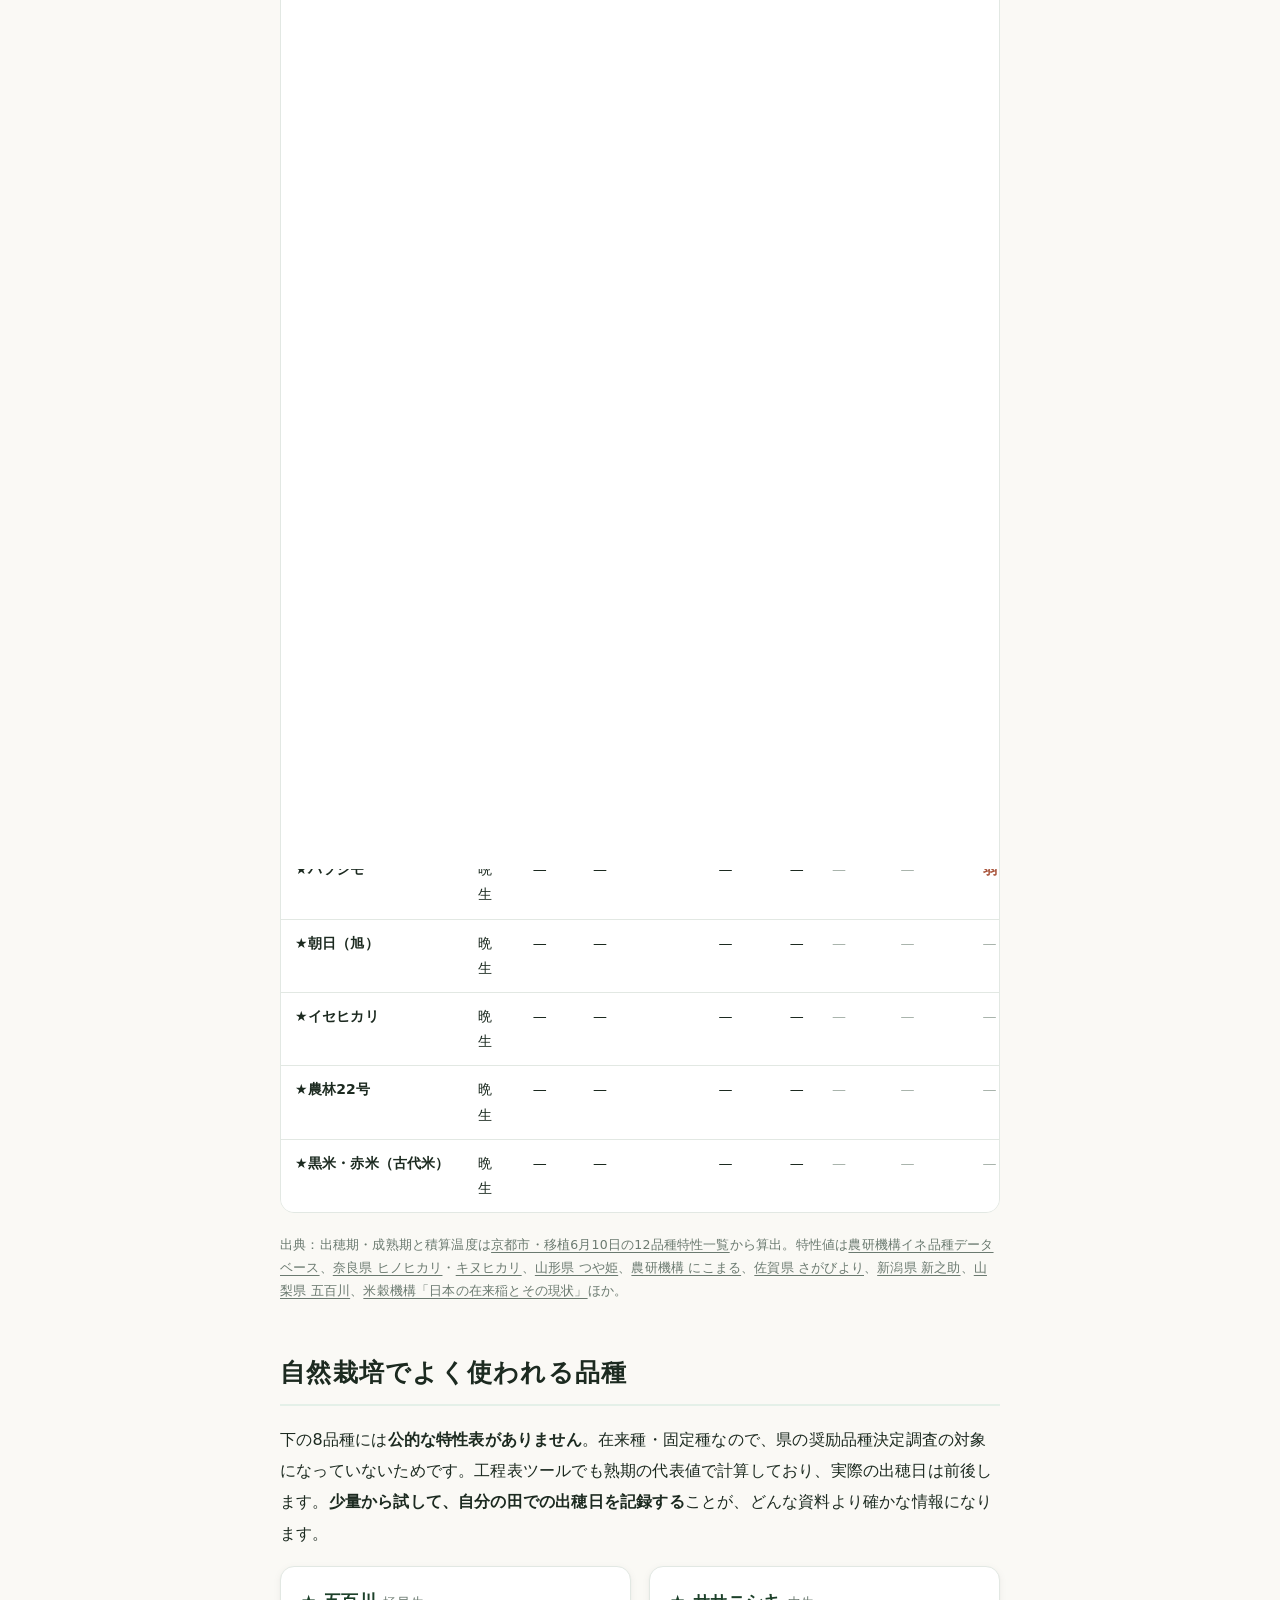
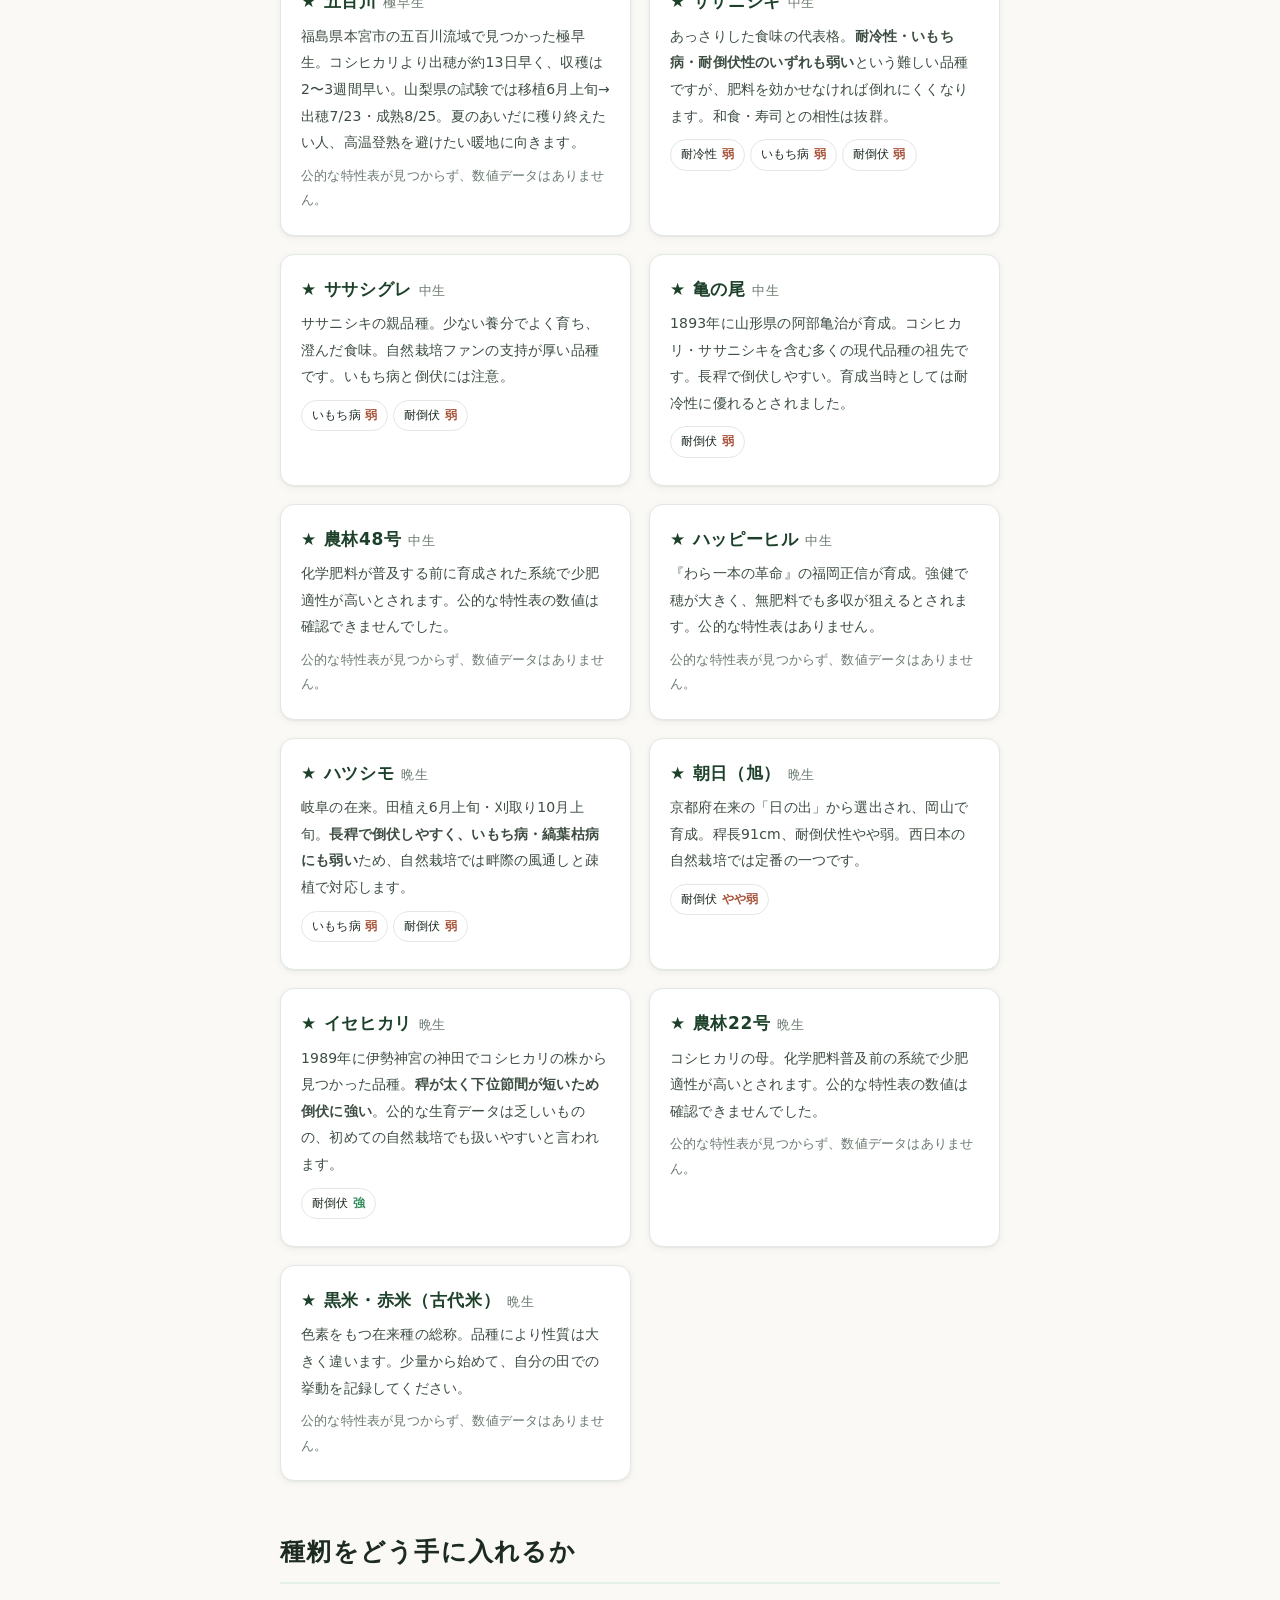
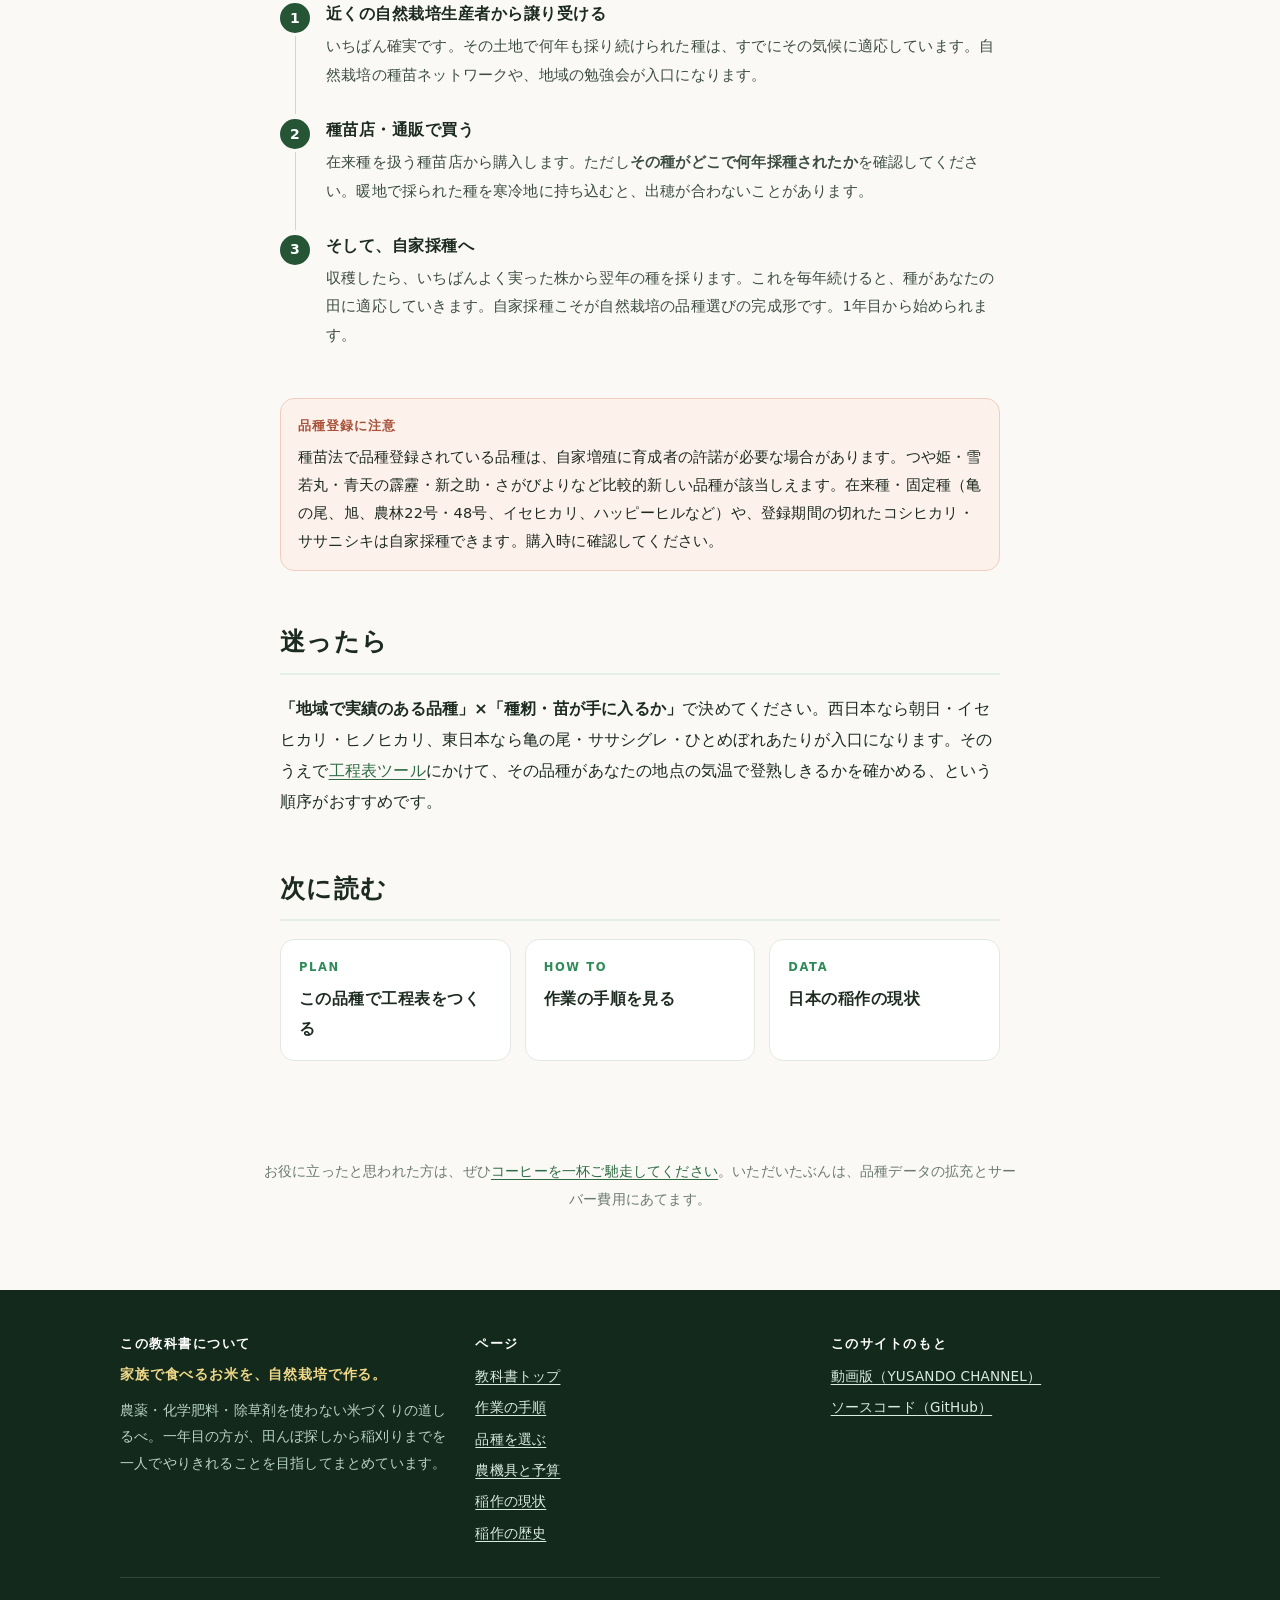
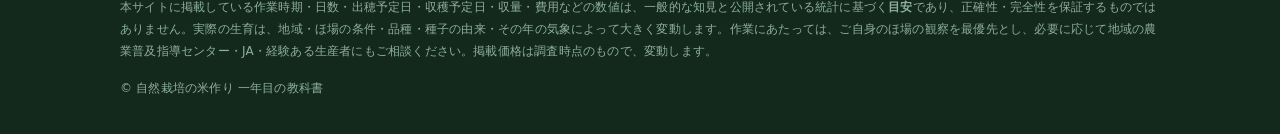
<file: hinshu.html>
<!doctype html>
<html lang="ja">
<head>
<meta charset="utf-8">
<meta name="viewport" content="width=device-width,initial-scale=1">
<title>自然栽培に向いている品種｜自然栽培の米作り 一年目の教科書</title>
<meta name="description" content="自然栽培で使う28品種を、出穂期・積算温度・耐冷性・高温登熟性・いもち病抵抗性・耐倒伏性で比較。京都市の実測データをもとに、その土地の気温で登熟しきる品種の選び方を解説します。">
<link rel="canonical" href="https://inasaku.yusando.com/hinshu.html">
<meta property="og:type" content="article">
<meta property="og:url" content="https://inasaku.yusando.com/hinshu.html">
<meta property="og:title" content="自然栽培に向いている品種｜自然栽培の米作り 一年目の教科書">
<meta property="og:description" content="自然栽培で使う28品種を、出穂期・積算温度・耐冷性・高温登熟性・いもち病抵抗性・耐倒伏性で比較。京都市の実測データをもとに、その土地の気温で登熟しきる品種の選び方を解説します。">
<meta property="og:site_name" content="自然栽培の米作り 一年目の教科書">
<meta name="twitter:card" content="summary_large_image">
<link rel="preconnect" href="https://fonts.googleapis.com">
<link rel="preconnect" href="https://fonts.gstatic.com" crossorigin>
<link rel="stylesheet" href="https://fonts.googleapis.com/css2?family=Shippori+Mincho:wght@400;600;700&display=swap">
<link rel="stylesheet" href="assets/site.css">

</head>
<body>
<header class="topbar"><div class="topbar-in"><a class="brand" href="index.html"><svg class="mark" viewBox="0 0 32 32" aria-hidden="true"><circle cx="16" cy="16" r="15" fill="#265536"/><path d="M16 25V12" stroke="#f0d789" stroke-width="1.8" stroke-linecap="round"/><path d="M16 13c0-3.4 2.3-6 5.4-6.6C21.1 9.9 19 12.4 16 13Z" fill="#f0d789"/><path d="M16 16c-3 0-5.3-2.3-5.8-5.4C13 11.2 15.2 13.2 16 16Z" fill="#8fc7a3"/><path d="M16 19.5c3 0 5.3-2.3 5.8-5.4-2.8.6-5 2.6-5.8 5.4Z" fill="#8fc7a3"/></svg><span class="txt">一年目の教科書</span></a><span class="bar-tag">家族で食べるお米を、自然栽培で作る。</span><nav class="navlinks" aria-label="サイト内"><a href="index.html">教科書トップ</a><a href="sagyou.html">作業の手順</a><a href="hinshu.html" aria-current="page">品種を選ぶ</a><a href="nouki.html">農機具と予算</a><a href="genjou.html">稲作の現状</a><a href="rekishi.html">稲作の歴史</a></nav></div></header>

<section class="pagehead"><div class="wrap">
<div class="kicker">VARIETY</div>
<h1>自然栽培に向いている品種</h1>
<p>肥料を入れない田んぼでは、「肥料を効かせて多収する」ために育種された現代品種より、少ない養分でも自力で根を張る昔ながらの系統が力を発揮します。ただし在来種なら何でもいいわけではありません。その土地の気温に合うかどうかが、味より先に効いてきます。</p>
</div></section>

<section class="band"><div class="wrap read">

<div class="note"><b>先に結論</b>品種選びで見るべきは3つです。<b>①その土地の気温で登熟しきるか</b>（熟期）、<b>②倒れないか</b>（耐倒伏性）、<b>③病気に耐えるか</b>（いもち病抵抗性）。食味はそのあとです。無農薬・無肥料では、②と③を薬で補えないからです。</div>

<h2 class="rule">1. 熟期がすべての土台</h2>

<p>同じ日に田植えしても、早生は8月上旬、晩生は8月下旬に出穂します。この2〜3週間の差が、登熟期の気温を決めます。</p>

<p>登熟にいちばんいい気温は、<b>出穂後20日間の平均で24℃前後</b>です。これが27℃を超えると白未熟粒が増えて品質が落ち、逆に出穂後40日間の平均が21〜22℃を下回ると、登熟が間に合いません。</p>

<div class="tbl-wrap"><table>
<caption>京都市・移植6月10日の実測から計算した登熟環境</caption>
<thead><tr><th>品種</th><th>熟期</th><th>出穂</th><th class="num">出穂後20日の平均気温</th><th>判定</th></tr></thead>
<tbody>
<tr><td class="name">こがねもち</td><td>中生</td><td>8/1</td><td class="num">28.3℃</td><td style="color:#a8533a">高すぎる</td></tr>
<tr><td class="name">あきたこまち</td><td>早生</td><td>8/5</td><td class="num">28.0℃</td><td style="color:#a8533a">高すぎる</td></tr>
<tr><td class="name">コシヒカリ</td><td>中生</td><td>8/10</td><td class="num">27.7℃</td><td style="color:#a8533a">高すぎる</td></tr>
<tr><td class="name">きぬむすめ</td><td>晩生</td><td>8/25</td><td class="num">25.8℃</td><td style="color:#2e8b57">適</td></tr>
<tr><td class="name">ヒノヒカリ</td><td>晩生</td><td>8/29</td><td class="num">25.1℃</td><td style="color:#2e8b57">適</td></tr>
<tr><td class="name">にこまる</td><td>晩生</td><td>8/30</td><td class="num">24.9℃</td><td style="color:#2e8b57">適</td></tr>
</tbody></table></div>

<p>関西でヒノヒカリが主力になっているのは、味の好みだけの話ではありません。<b>晩生でないと登熟期の高温を避けられない</b>という気象的な理由があります。逆に東北で育成されたササニシキや亀の尾を関西に持ち込むと、出穂が8月上旬になって高温にぶつかります。</p>

<div class="tip"><b>あなたの田んぼではどうか</b>この教科書の<a href="index.html#tool">工程表ツール</a>で最寄りのアメダス地点を選ぶと、その地点の日別平年値(気象庁・1991〜2020年)から品種ごとの出穂日と登熟環境を計算し、◎○△×で判定します。上の表と同じ計算を、日本全国905地点のどこでもできます。</div>

<h2 class="rule">2. 倒れない品種を選ぶ</h2>

<p>自然栽培では肥料を入れないので、慣行栽培より稲は倒れにくくなります。コシヒカリが「無肥料だとむしろ倒れにくい」と言われるのはこのためです。それでも<b>長稈の在来種は倒れます</b>。亀の尾もハツシモも、稈が長い品種です。</p>

<p>倒伏を減らす手立ては、品種のほかに疎植（坪40〜50株・1株2〜3本）、深水を早めに切り上げること、中干しをきちんと入れることです。それでも心配なら、<b>イセヒカリ</b>のように稈が太く下位節間が短い品種を選ぶのが確実です。</p>

<h2 class="rule">3. いもち病に耐えるか</h2>

<p>無農薬なので、いもち病が出たときに打つ手はほぼありません。冷夏や長雨の年に一気に広がります。<b>雪若丸・つや姫・青天の霹靂・ヒメノモチ</b>はいもち病の圃場抵抗性が強い品種です。逆にコシヒカリ・キヌヒカリ・ササニシキ・こがねもちは弱いので、風通しと疎植でしのぐことになります。</p>

<h2 class="rule">品種の一覧</h2>

<p>横にスクロールできます。数値の出典は表の下にまとめました。</p>

<div class="tbl-wrap"><table><caption>★＝自然栽培でよく使われる在来・固定種。出穂期と成熟期は京都市・移植6月10日の実測値（12品種のみ）。「—」はデータを確認できなかった項目です。</caption><thead><tr><th>品種</th><th>熟期</th><th>出穂</th><th>成熟</th><th class="num">移植→出穂<br>有効積算℃</th><th class="num">出穂後<br>積算℃</th><th>耐冷性</th><th>高温登熟</th><th>いもち</th><th>穂発芽</th><th>耐倒伏</th></tr></thead><tbody><tr><td class="name">★五百川</td><td>極早生</td><td>7/23</td><td>8/25</td><td class="num">780</td><td class="num">—</td><td style="color:#a9b4ac">—</td><td style="color:#a9b4ac">—</td><td style="color:#a9b4ac">—</td><td style="color:#a9b4ac">—</td><td style="color:#a9b4ac">—</td></tr><tr><td class="name">あきたこまち</td><td>早生</td><td>8/5</td><td>9/9</td><td class="num">890</td><td class="num">953</td><td>中</td><td style="color:#a9b4ac">—</td><td style="color:#2e8b57;font-weight:600">やや強</td><td style="color:#2e8b57;font-weight:600">やや難</td><td>中</td></tr><tr><td class="name">キヌヒカリ</td><td>早生</td><td>8/10</td><td>9/22</td><td class="num">982</td><td class="num">1120</td><td style="color:#a9b4ac">—</td><td style="color:#a9b4ac">—</td><td style="color:#a8533a;font-weight:600">弱</td><td style="color:#a8533a;font-weight:600">易</td><td style="color:#a8533a;font-weight:600">弱</td></tr><tr><td class="name">ひとめぼれ</td><td>中生</td><td>8/8</td><td>9/11</td><td class="num">945</td><td class="num">917</td><td style="color:#a9b4ac">—</td><td style="color:#a9b4ac">—</td><td style="color:#a8533a;font-weight:600">やや弱</td><td style="color:#2e8b57;font-weight:600">難</td><td style="color:#a8533a;font-weight:600">やや弱</td></tr><tr><td class="name">はえぬき</td><td>中生</td><td>8/8</td><td>9/13</td><td class="num">945</td><td class="num">966</td><td style="color:#a9b4ac">—</td><td style="color:#a9b4ac">—</td><td>中</td><td>中</td><td style="color:#2e8b57;font-weight:600">強</td></tr><tr><td class="name">雪若丸</td><td>中生</td><td>—</td><td>—</td><td class="num">945</td><td class="num">966</td><td style="color:#2e8b57;font-weight:600">やや強</td><td style="color:#2e8b57;font-weight:600">やや強</td><td style="color:#2e8b57;font-weight:600">強</td><td style="color:#a9b4ac">—</td><td style="color:#2e8b57;font-weight:600">強</td></tr><tr><td class="name">つや姫</td><td>中生</td><td>8/13</td><td>—</td><td class="num">—</td><td class="num">—</td><td>中</td><td style="color:#2e8b57;font-weight:600">やや強</td><td style="color:#2e8b57;font-weight:600">強</td><td style="color:#a9b4ac">—</td><td style="color:#2e8b57;font-weight:600">やや強</td></tr><tr><td class="name">青天の霹靂</td><td>中生</td><td>—</td><td>—</td><td class="num">—</td><td class="num">—</td><td style="color:#2e8b57;font-weight:600">強</td><td style="color:#a9b4ac">—</td><td style="color:#2e8b57;font-weight:600">強</td><td style="color:#a9b4ac">—</td><td style="color:#2e8b57;font-weight:600">やや強</td></tr><tr><td class="name">コシヒカリ</td><td>中生</td><td>8/10</td><td>9/22</td><td class="num">982</td><td class="num">1120</td><td style="color:#a9b4ac">—</td><td style="color:#a8533a;font-weight:600">弱</td><td style="color:#a8533a;font-weight:600">弱</td><td style="color:#2e8b57;font-weight:600">難</td><td style="color:#a8533a;font-weight:600">弱</td></tr><tr><td class="name">ミルキークイーン</td><td>中生</td><td>8/10</td><td>9/19</td><td class="num">982</td><td class="num">1052</td><td style="color:#a9b4ac">—</td><td style="color:#a9b4ac">—</td><td style="color:#a8533a;font-weight:600">弱</td><td style="color:#2e8b57;font-weight:600">難</td><td style="color:#a8533a;font-weight:600">弱</td></tr><tr><td class="name">★ササニシキ</td><td>中生</td><td>—</td><td>—</td><td class="num">—</td><td class="num">—</td><td style="color:#a8533a;font-weight:600">弱</td><td style="color:#a9b4ac">—</td><td style="color:#a8533a;font-weight:600">弱</td><td style="color:#a9b4ac">—</td><td style="color:#a8533a;font-weight:600">弱</td></tr><tr><td class="name">★ササシグレ</td><td>中生</td><td>—</td><td>—</td><td class="num">—</td><td class="num">—</td><td style="color:#a9b4ac">—</td><td style="color:#a9b4ac">—</td><td style="color:#a8533a;font-weight:600">弱</td><td style="color:#a9b4ac">—</td><td style="color:#a8533a;font-weight:600">弱</td></tr><tr><td class="name">★亀の尾</td><td>中生</td><td>—</td><td>—</td><td class="num">—</td><td class="num">—</td><td style="color:#a9b4ac">—</td><td style="color:#a9b4ac">—</td><td style="color:#a9b4ac">—</td><td style="color:#a9b4ac">—</td><td style="color:#a8533a;font-weight:600">弱</td></tr><tr><td class="name">★農林48号</td><td>中生</td><td>—</td><td>—</td><td class="num">—</td><td class="num">—</td><td style="color:#a9b4ac">—</td><td style="color:#a9b4ac">—</td><td style="color:#a9b4ac">—</td><td style="color:#a9b4ac">—</td><td style="color:#a9b4ac">—</td></tr><tr><td class="name">★ハッピーヒル</td><td>中生</td><td>—</td><td>—</td><td class="num">—</td><td class="num">—</td><td style="color:#a9b4ac">—</td><td style="color:#a9b4ac">—</td><td style="color:#a9b4ac">—</td><td style="color:#a9b4ac">—</td><td style="color:#a9b4ac">—</td></tr><tr><td class="name">こがねもち</td><td>中生</td><td>8/1</td><td>9/7</td><td class="num">816</td><td class="num">1017</td><td style="color:#a9b4ac">—</td><td style="color:#a9b4ac">—</td><td style="color:#a8533a;font-weight:600">弱</td><td style="color:#a8533a;font-weight:600">易</td><td style="color:#a8533a;font-weight:600">弱</td></tr><tr><td class="name">ヒメノモチ</td><td>中生</td><td>8/8</td><td>9/21</td><td class="num">945</td><td class="num">1155</td><td style="color:#2e8b57;font-weight:600">強</td><td style="color:#a9b4ac">—</td><td style="color:#2e8b57;font-weight:600">強</td><td style="color:#a8533a;font-weight:600">易</td><td>中</td></tr><tr><td class="name">ヒノヒカリ</td><td>晩生</td><td>8/29</td><td>10/12</td><td class="num">1318</td><td class="num">1002</td><td style="color:#a9b4ac">—</td><td style="color:#a9b4ac">—</td><td style="color:#a8533a;font-weight:600">やや弱</td><td style="color:#a8533a;font-weight:600">やや易</td><td style="color:#a8533a;font-weight:600">やや弱</td></tr><tr><td class="name">にこまる</td><td>晩生</td><td>8/30</td><td>10/13</td><td class="num">1335</td><td class="num">994</td><td style="color:#a9b4ac">—</td><td style="color:#2e8b57;font-weight:600">強</td><td style="color:#a8533a;font-weight:600">やや弱</td><td>中</td><td>中</td></tr><tr><td class="name">きぬむすめ</td><td>晩生</td><td>8/25</td><td>10/1</td><td class="num">1250</td><td class="num">896</td><td style="color:#a9b4ac">—</td><td style="color:#a8533a;font-weight:600">弱</td><td>中</td><td style="color:#a9b4ac">—</td><td style="color:#2e8b57;font-weight:600">強</td></tr><tr><td class="name">さがびより</td><td>晩生</td><td>8/31</td><td>10/9</td><td class="num">1388</td><td class="num">—</td><td style="color:#a9b4ac">—</td><td>中</td><td style="color:#a8533a;font-weight:600">弱</td><td style="color:#a8533a;font-weight:600">やや易</td><td style="color:#2e8b57;font-weight:600">強</td></tr><tr><td class="name">新之助</td><td>晩生</td><td>—</td><td>—</td><td class="num">—</td><td class="num">1075</td><td style="color:#a9b4ac">—</td><td style="color:#a9b4ac">—</td><td style="color:#a8533a;font-weight:600">やや弱</td><td style="color:#a9b4ac">—</td><td style="color:#a9b4ac">—</td></tr><tr><td class="name">★ハツシモ</td><td>晩生</td><td>—</td><td>—</td><td class="num">—</td><td class="num">—</td><td style="color:#a9b4ac">—</td><td style="color:#a9b4ac">—</td><td style="color:#a8533a;font-weight:600">弱</td><td style="color:#a9b4ac">—</td><td style="color:#a8533a;font-weight:600">弱</td></tr><tr><td class="name">★朝日（旭）</td><td>晩生</td><td>—</td><td>—</td><td class="num">—</td><td class="num">—</td><td style="color:#a9b4ac">—</td><td style="color:#a9b4ac">—</td><td style="color:#a9b4ac">—</td><td style="color:#a9b4ac">—</td><td style="color:#a8533a;font-weight:600">やや弱</td></tr><tr><td class="name">★イセヒカリ</td><td>晩生</td><td>—</td><td>—</td><td class="num">—</td><td class="num">—</td><td style="color:#a9b4ac">—</td><td style="color:#a9b4ac">—</td><td style="color:#a9b4ac">—</td><td style="color:#a9b4ac">—</td><td style="color:#2e8b57;font-weight:600">強</td></tr><tr><td class="name">★農林22号</td><td>晩生</td><td>—</td><td>—</td><td class="num">—</td><td class="num">—</td><td style="color:#a9b4ac">—</td><td style="color:#a9b4ac">—</td><td style="color:#a9b4ac">—</td><td style="color:#a9b4ac">—</td><td style="color:#a9b4ac">—</td></tr><tr><td class="name">★黒米・赤米（古代米）</td><td>晩生</td><td>—</td><td>—</td><td class="num">—</td><td class="num">—</td><td style="color:#a9b4ac">—</td><td style="color:#a9b4ac">—</td><td style="color:#a9b4ac">—</td><td style="color:#a9b4ac">—</td><td style="color:#a9b4ac">—</td></tr></tbody></table></div>

<p class="src">出典：出穂期・成熟期と積算温度は<a href="https://www.komeri.com/include_html/koukoku/seedrice/images/list.pdf" target="_blank" rel="noopener">京都市・移植6月10日の12品種特性一覧</a>から算出。特性値は<a href="https://ineweb.dna.naro.go.jp/" target="_blank" rel="noopener">農研機構イネ品種データベース</a>、<a href="https://www.pref.nara.lg.jp/documents/7640/05hinohikari.pdf" target="_blank" rel="noopener">奈良県 ヒノヒカリ</a>・<a href="https://www.pref.nara.lg.jp/documents/7640/04kinuhikari.pdf" target="_blank" rel="noopener">キヌヒカリ</a>、<a href="https://www.pref.yamagata.jp/documents/3652/tuyahime.pdf" target="_blank" rel="noopener">山形県 つや姫</a>、<a href="https://www.naro.go.jp/publicity_report/publication/files/nikomaru_manual2015.pdf" target="_blank" rel="noopener">農研機構 にこまる</a>、<a href="https://agriknowledge.affrc.go.jp/RN/2010912341.pdf" target="_blank" rel="noopener">佐賀県 さがびより</a>、<a href="https://www.pref.niigata.lg.jp/sec/nosoken_sakumotsu/201701.html" target="_blank" rel="noopener">新潟県 新之助</a>、<a href="https://www.pref.yamanashi.jp/documents/103169/13.pdf" target="_blank" rel="noopener">山梨県 五百川</a>、<a href="https://www.komenet.jp/pdf/chousa-rep_R01-1.pdf" target="_blank" rel="noopener">米穀機構「日本の在来稲とその現状」</a>ほか。</p>

<h2 class="rule">自然栽培でよく使われる品種</h2>

<p>下の8品種には<b>公的な特性表がありません</b>。在来種・固定種なので、県の奨励品種決定調査の対象になっていないためです。工程表ツールでも熟期の代表値で計算しており、実際の出穂日は前後します。<b>少量から試して、自分の田での出穂日を記録する</b>ことが、どんな資料より確かな情報になります。</p>

<div class="grid g2"><div class="card"><h3>★ 五百川 <span style="font-size:12.5px;font-weight:400;color:#6b7a70">極早生</span></h3><p>福島県本宮市の五百川流域で見つかった極早生。コシヒカリより出穂が約13日早く、収穫は2〜3週間早い。山梨県の試験では移植6月上旬→出穂7/23・成熟8/25。夏のあいだに穫り終えたい人、高温登熟を避けたい暖地に向きます。</p><div style="margin:8px 0 0;font-size:12.5px;color:#6b7a70">公的な特性表が見つからず、数値データはありません。</div></div><div class="card"><h3>★ ササニシキ <span style="font-size:12.5px;font-weight:400;color:#6b7a70">中生</span></h3><p>あっさりした食味の代表格。<b>耐冷性・いもち病・耐倒伏性のいずれも弱い</b>という難しい品種ですが、肥料を効かせなければ倒れにくくなります。和食・寿司との相性は抜群。</p><div style="margin:8px 0 0"><span style="display:inline-block;font-size:12px;border:1px solid #e2e8e3;border-radius:999px;padding:3px 10px;margin:0 5px 5px 0">耐冷性 <b style="color:#a8533a">弱</b></span><span style="display:inline-block;font-size:12px;border:1px solid #e2e8e3;border-radius:999px;padding:3px 10px;margin:0 5px 5px 0">いもち病 <b style="color:#a8533a">弱</b></span><span style="display:inline-block;font-size:12px;border:1px solid #e2e8e3;border-radius:999px;padding:3px 10px;margin:0 5px 5px 0">耐倒伏 <b style="color:#a8533a">弱</b></span></div></div><div class="card"><h3>★ ササシグレ <span style="font-size:12.5px;font-weight:400;color:#6b7a70">中生</span></h3><p>ササニシキの親品種。少ない養分でよく育ち、澄んだ食味。自然栽培ファンの支持が厚い品種です。いもち病と倒伏には注意。</p><div style="margin:8px 0 0"><span style="display:inline-block;font-size:12px;border:1px solid #e2e8e3;border-radius:999px;padding:3px 10px;margin:0 5px 5px 0">いもち病 <b style="color:#a8533a">弱</b></span><span style="display:inline-block;font-size:12px;border:1px solid #e2e8e3;border-radius:999px;padding:3px 10px;margin:0 5px 5px 0">耐倒伏 <b style="color:#a8533a">弱</b></span></div></div><div class="card"><h3>★ 亀の尾 <span style="font-size:12.5px;font-weight:400;color:#6b7a70">中生</span></h3><p>1893年に山形県の阿部亀治が育成。コシヒカリ・ササニシキを含む多くの現代品種の祖先です。長稈で倒伏しやすい。育成当時としては耐冷性に優れるとされました。</p><div style="margin:8px 0 0"><span style="display:inline-block;font-size:12px;border:1px solid #e2e8e3;border-radius:999px;padding:3px 10px;margin:0 5px 5px 0">耐倒伏 <b style="color:#a8533a">弱</b></span></div></div><div class="card"><h3>★ 農林48号 <span style="font-size:12.5px;font-weight:400;color:#6b7a70">中生</span></h3><p>化学肥料が普及する前に育成された系統で少肥適性が高いとされます。公的な特性表の数値は確認できませんでした。</p><div style="margin:8px 0 0;font-size:12.5px;color:#6b7a70">公的な特性表が見つからず、数値データはありません。</div></div><div class="card"><h3>★ ハッピーヒル <span style="font-size:12.5px;font-weight:400;color:#6b7a70">中生</span></h3><p>『わら一本の革命』の福岡正信が育成。強健で穂が大きく、無肥料でも多収が狙えるとされます。公的な特性表はありません。</p><div style="margin:8px 0 0;font-size:12.5px;color:#6b7a70">公的な特性表が見つからず、数値データはありません。</div></div><div class="card"><h3>★ ハツシモ <span style="font-size:12.5px;font-weight:400;color:#6b7a70">晩生</span></h3><p>岐阜の在来。田植え6月上旬・刈取り10月上旬。<b>長稈で倒伏しやすく、いもち病・縞葉枯病にも弱い</b>ため、自然栽培では畔際の風通しと疎植で対応します。</p><div style="margin:8px 0 0"><span style="display:inline-block;font-size:12px;border:1px solid #e2e8e3;border-radius:999px;padding:3px 10px;margin:0 5px 5px 0">いもち病 <b style="color:#a8533a">弱</b></span><span style="display:inline-block;font-size:12px;border:1px solid #e2e8e3;border-radius:999px;padding:3px 10px;margin:0 5px 5px 0">耐倒伏 <b style="color:#a8533a">弱</b></span></div></div><div class="card"><h3>★ 朝日（旭） <span style="font-size:12.5px;font-weight:400;color:#6b7a70">晩生</span></h3><p>京都府在来の「日の出」から選出され、岡山で育成。稈長91cm、耐倒伏性やや弱。西日本の自然栽培では定番の一つです。</p><div style="margin:8px 0 0"><span style="display:inline-block;font-size:12px;border:1px solid #e2e8e3;border-radius:999px;padding:3px 10px;margin:0 5px 5px 0">耐倒伏 <b style="color:#a8533a">やや弱</b></span></div></div><div class="card"><h3>★ イセヒカリ <span style="font-size:12.5px;font-weight:400;color:#6b7a70">晩生</span></h3><p>1989年に伊勢神宮の神田でコシヒカリの株から見つかった品種。<b>稈が太く下位節間が短いため倒伏に強い</b>。公的な生育データは乏しいものの、初めての自然栽培でも扱いやすいと言われます。</p><div style="margin:8px 0 0"><span style="display:inline-block;font-size:12px;border:1px solid #e2e8e3;border-radius:999px;padding:3px 10px;margin:0 5px 5px 0">耐倒伏 <b style="color:#2e8b57">強</b></span></div></div><div class="card"><h3>★ 農林22号 <span style="font-size:12.5px;font-weight:400;color:#6b7a70">晩生</span></h3><p>コシヒカリの母。化学肥料普及前の系統で少肥適性が高いとされます。公的な特性表の数値は確認できませんでした。</p><div style="margin:8px 0 0;font-size:12.5px;color:#6b7a70">公的な特性表が見つからず、数値データはありません。</div></div><div class="card"><h3>★ 黒米・赤米（古代米） <span style="font-size:12.5px;font-weight:400;color:#6b7a70">晩生</span></h3><p>色素をもつ在来種の総称。品種により性質は大きく違います。少量から始めて、自分の田での挙動を記録してください。</p><div style="margin:8px 0 0;font-size:12.5px;color:#6b7a70">公的な特性表が見つからず、数値データはありません。</div></div></div>

<h2 class="rule">種籾をどう手に入れるか</h2>

<ol class="steps">
<li><h4>近くの自然栽培生産者から譲り受ける</h4>
<p>いちばん確実です。その土地で何年も採り続けられた種は、すでにその気候に適応しています。自然栽培の種苗ネットワークや、地域の勉強会が入口になります。</p></li>
<li><h4>種苗店・通販で買う</h4>
<p>在来種を扱う種苗店から購入します。ただし<b>その種がどこで何年採種されたか</b>を確認してください。暖地で採られた種を寒冷地に持ち込むと、出穂が合わないことがあります。</p></li>
<li><h4>そして、自家採種へ</h4>
<p>収穫したら、いちばんよく実った株から翌年の種を採ります。これを毎年続けると、種があなたの田に適応していきます。自家採種こそが自然栽培の品種選びの完成形です。1年目から始められます。</p></li>
</ol>

<div class="warnbox"><b>品種登録に注意</b>種苗法で品種登録されている品種は、自家増殖に育成者の許諾が必要な場合があります。つや姫・雪若丸・青天の霹靂・新之助・さがびよりなど比較的新しい品種が該当しえます。在来種・固定種（亀の尾、旭、農林22号・48号、イセヒカリ、ハッピーヒルなど）や、登録期間の切れたコシヒカリ・ササニシキは自家採種できます。購入時に確認してください。</div>

<h2 class="rule">迷ったら</h2>

<p><b>「地域で実績のある品種」×「種籾・苗が手に入るか」</b>で決めてください。西日本なら朝日・イセヒカリ・ヒノヒカリ、東日本なら亀の尾・ササシグレ・ひとめぼれあたりが入口になります。そのうえで<a href="index.html#tool">工程表ツール</a>にかけて、その品種があなたの地点の気温で登熟しきるかを確かめる、という順序がおすすめです。</p>

<h2 class="rule">次に読む</h2>
<div class="nextnav"><a href="index.html#tool"><div class="k">PLAN</div><div class="t">この品種で工程表をつくる</div></a><a href="sagyou.html"><div class="k">HOW TO</div><div class="t">作業の手順を見る</div></a><a href="genjou.html"><div class="k">DATA</div><div class="t">日本の稲作の現状</div></a></div>

</div></section>

<section class="supportband"><div class="wrap">
<p class="support-line">お役に立ったと思われた方は、ぜひ<a href="https://buymeacoffee.com/quietsheep" target="_blank" rel="noopener noreferrer">コーヒーを一杯ご馳走してください</a>。いただいたぶんは、品種データの拡充とサーバー費用にあてます。</p>
</div></section>
<footer class="sitefoot"><div class="wrap">
<div class="foot-grid">
<div>
<h4>この教科書について</h4>
<p class="foot-tag">家族で食べるお米を、自然栽培で作る。</p>
<p style="margin:0">農薬・化学肥料・除草剤を使わない米づくりの道しるべ。一年目の方が、田んぼ探しから稲刈りまでを一人でやりきれることを目指してまとめています。</p>
</div>
<div>
<h4>ページ</h4>
<ul><li><a href="index.html">教科書トップ</a></li><li><a href="sagyou.html">作業の手順</a></li><li><a href="hinshu.html">品種を選ぶ</a></li><li><a href="nouki.html">農機具と予算</a></li><li><a href="genjou.html">稲作の現状</a></li><li><a href="rekishi.html">稲作の歴史</a></li></ul>
</div>
<div>
<h4>このサイトのもと</h4>
<ul>
<li><a href="https://www.youtube.com/watch?v=jaX9OwiZDI0" target="_blank" rel="noopener">動画版（YUSANDO CHANNEL）</a></li>
<li><a href="https://github.com/Yusandonatural/inasaku" target="_blank" rel="noopener">ソースコード（GitHub）</a></li>
</ul>
</div>
</div>
<div class="foot-btm">
<p class="disclaimer" style="margin:0">本サイトに掲載している作業時期・日数・出穂予定日・収穫予定日・収量・費用などの数値は、一般的な知見と公開されている統計に基づく<b>目安</b>であり、正確性・完全性を保証するものではありません。実際の生育は、地域・ほ場の条件・品種・種子の由来・その年の気象によって大きく変動します。作業にあたっては、ご自身のほ場の観察を最優先とし、必要に応じて地域の農業普及指導センター・JA・経験ある生産者にもご相談ください。掲載価格は調査時点のもので、変動します。</p>
<p style="margin:14px 0 0">© 自然栽培の米作り 一年目の教科書</p>
</div>
</div></footer>
</body>
</html>
</file>
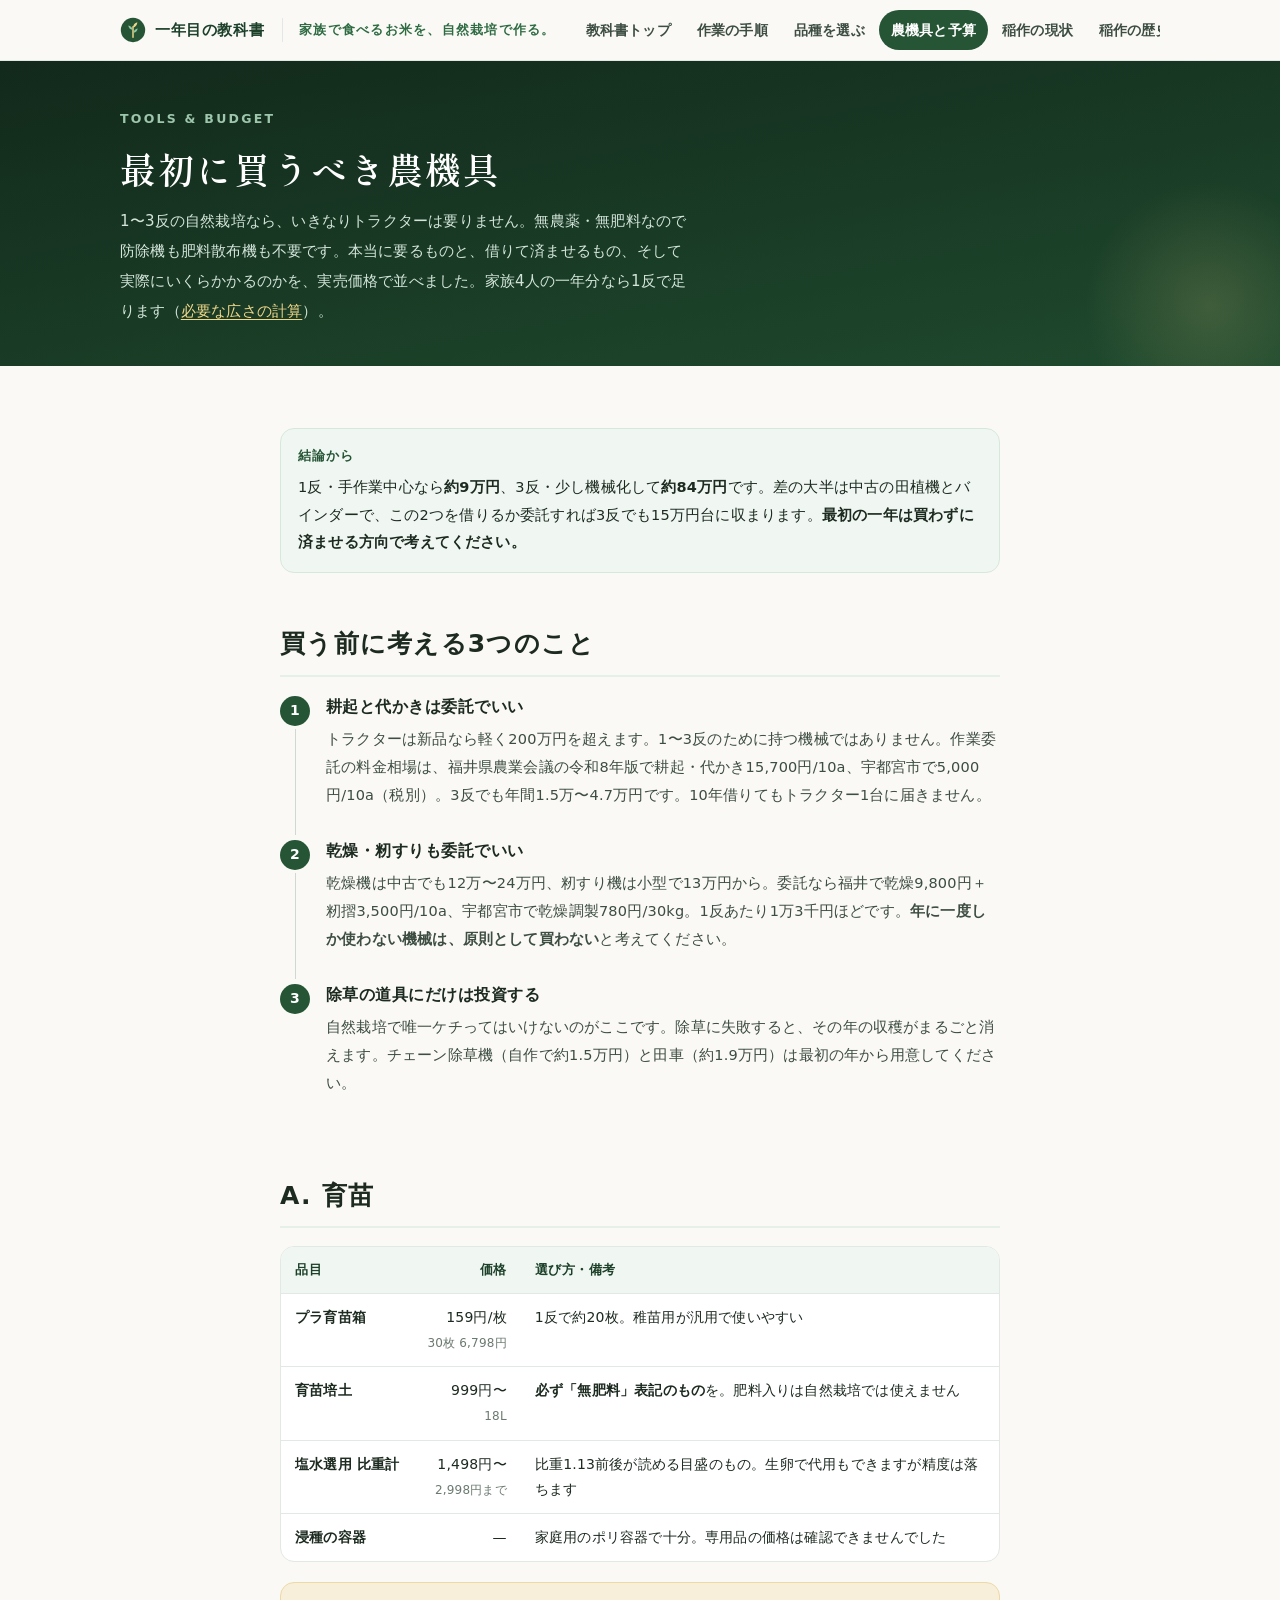
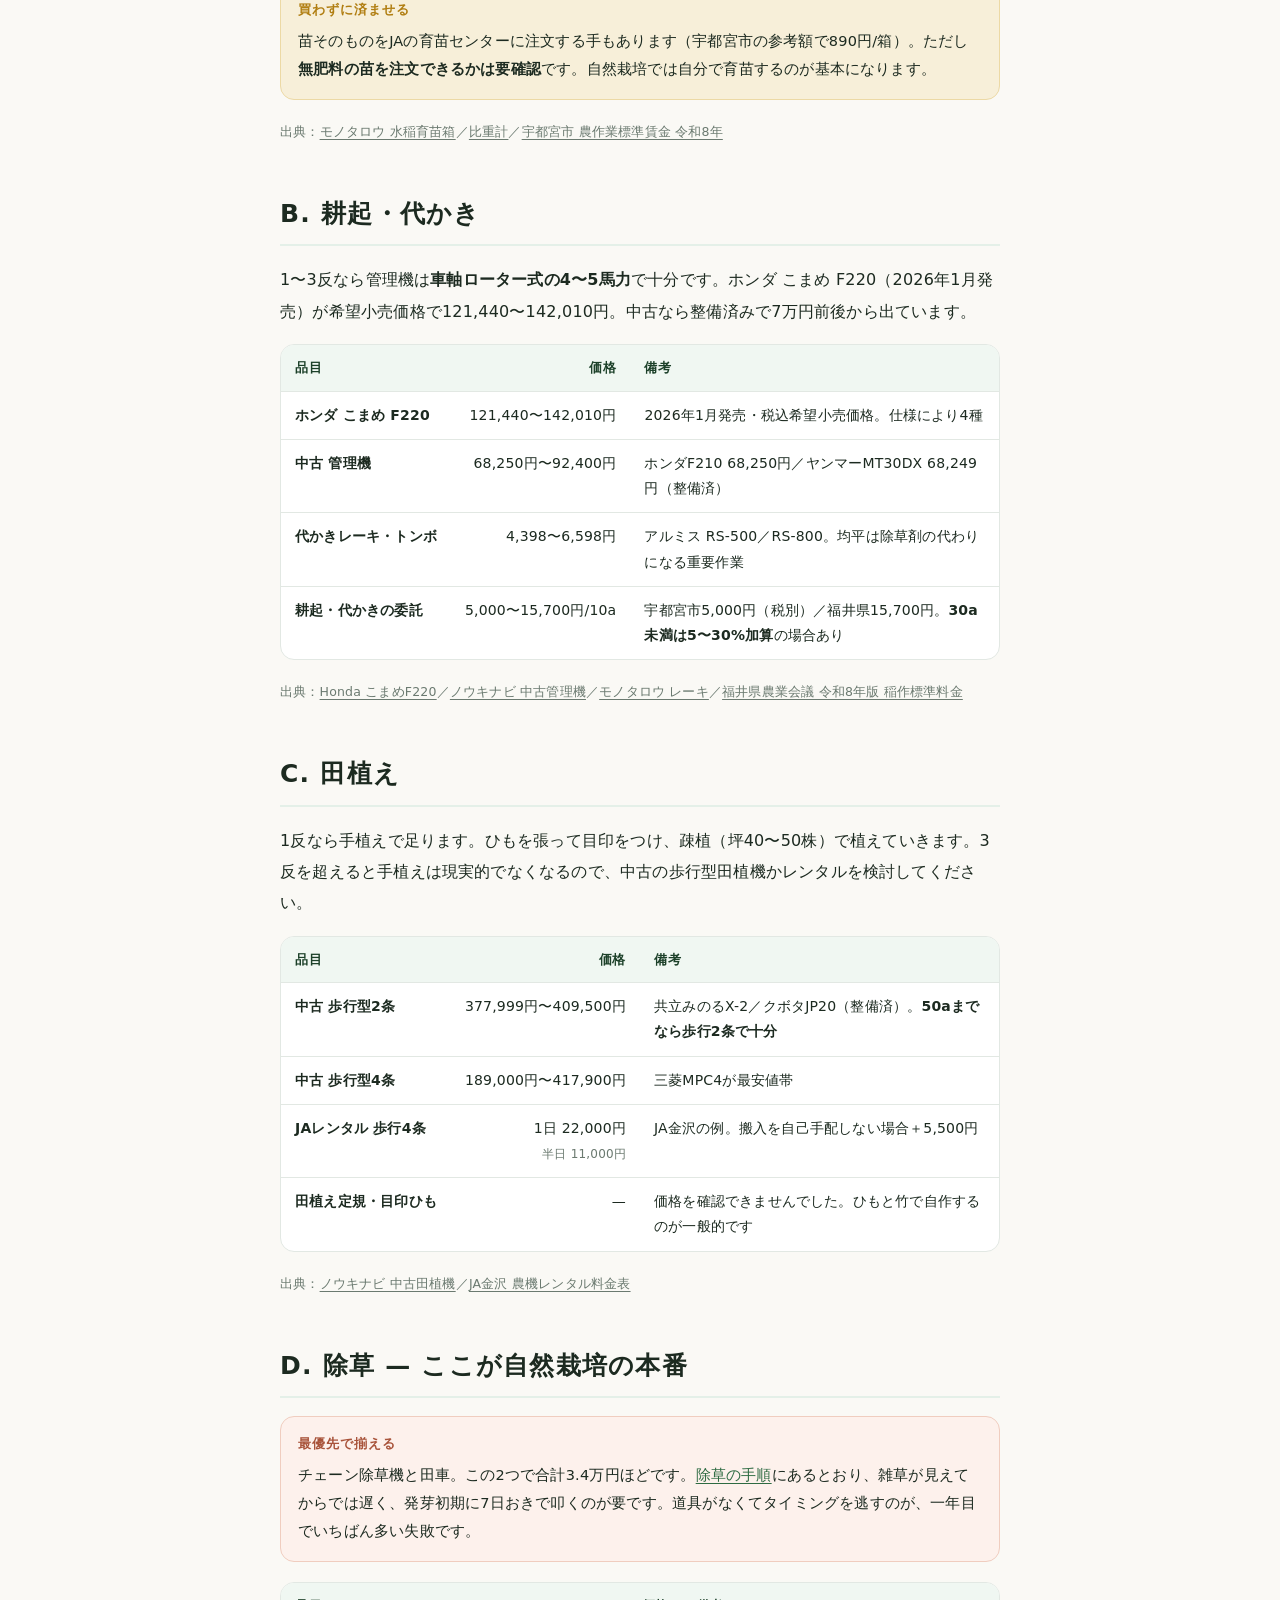
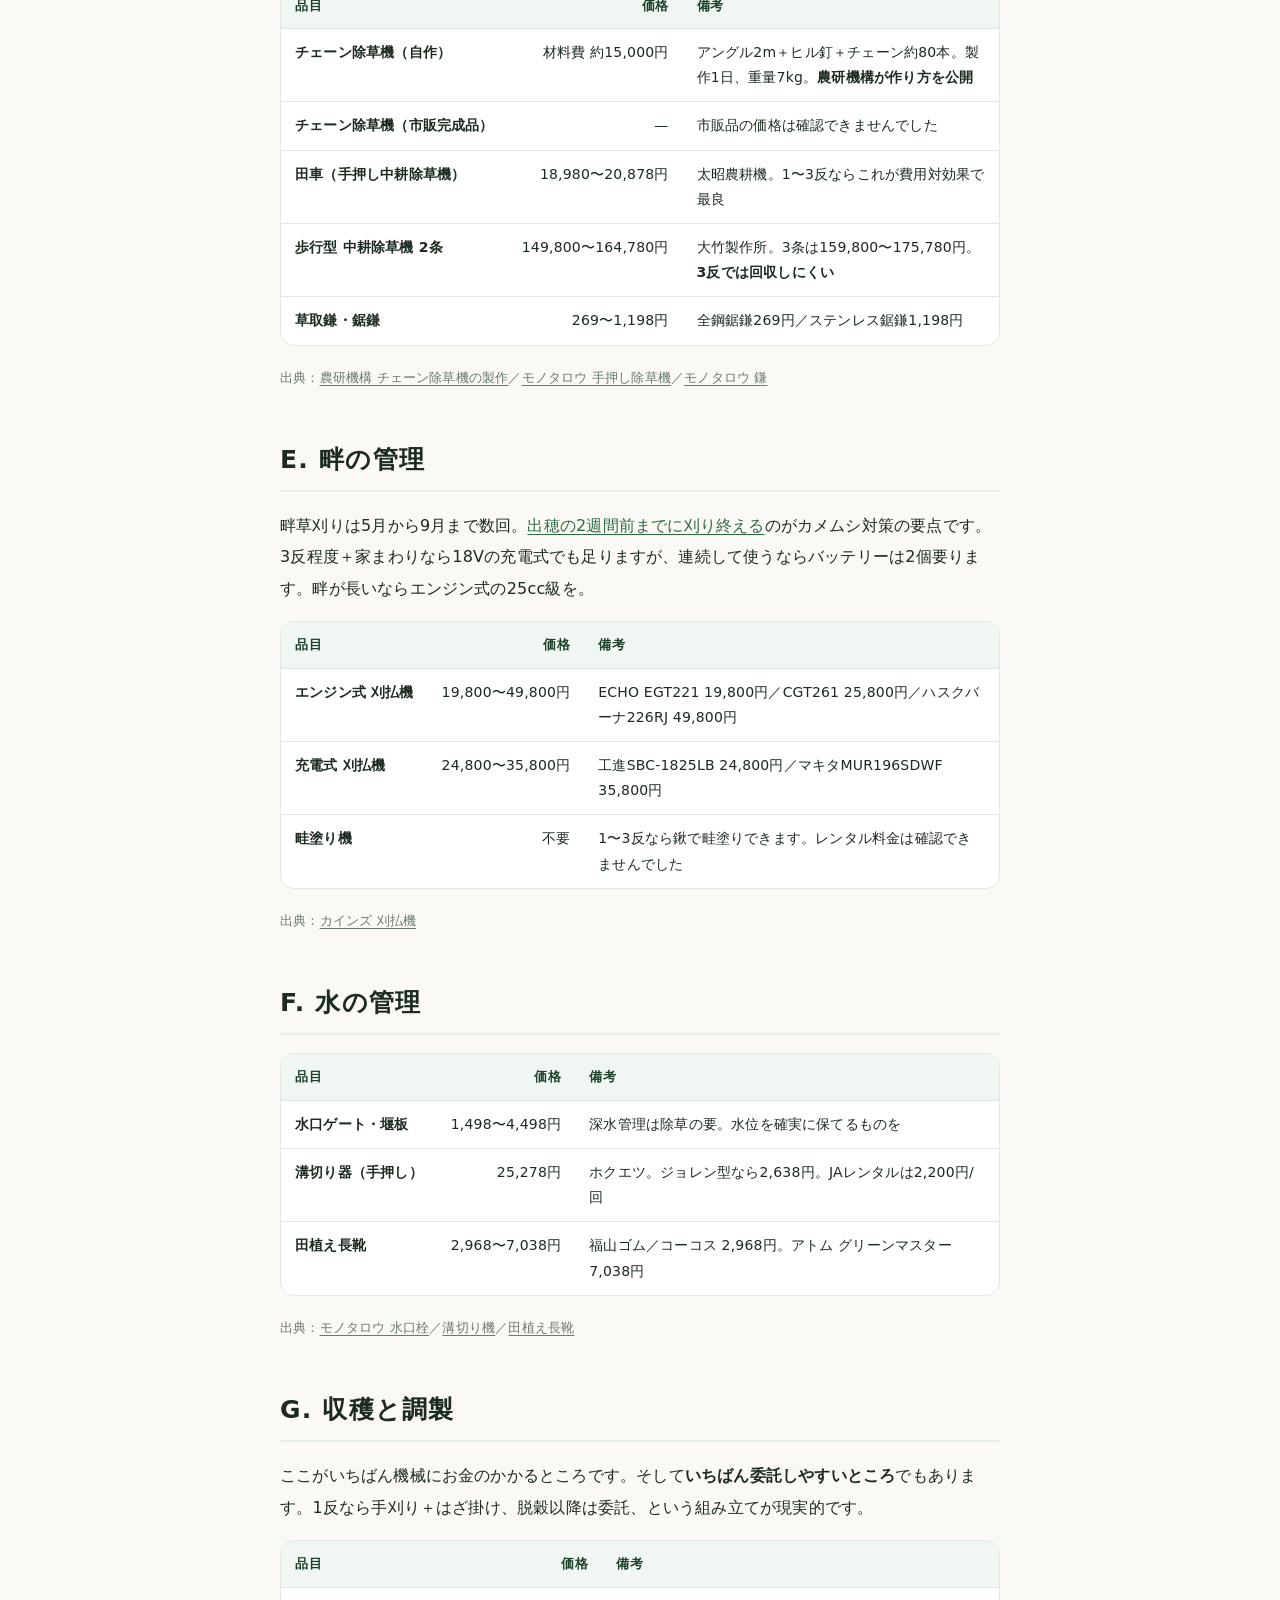
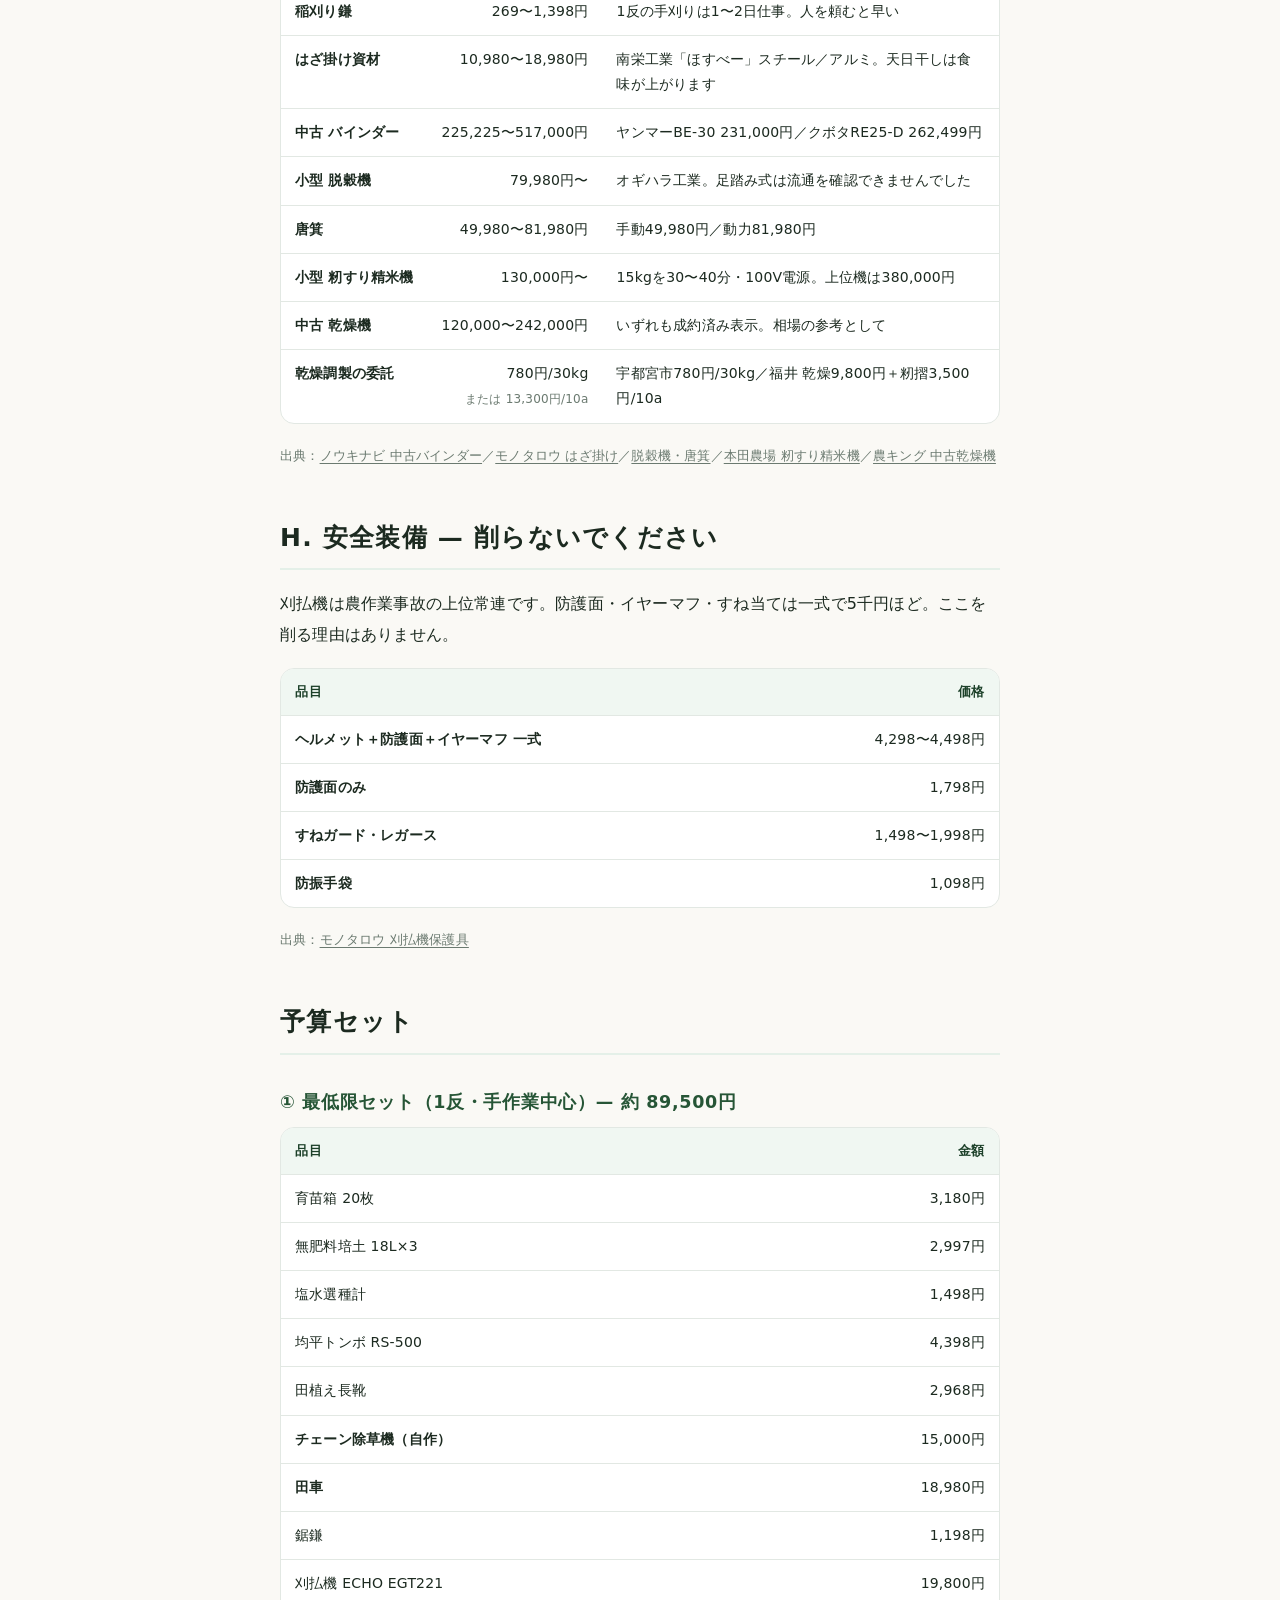
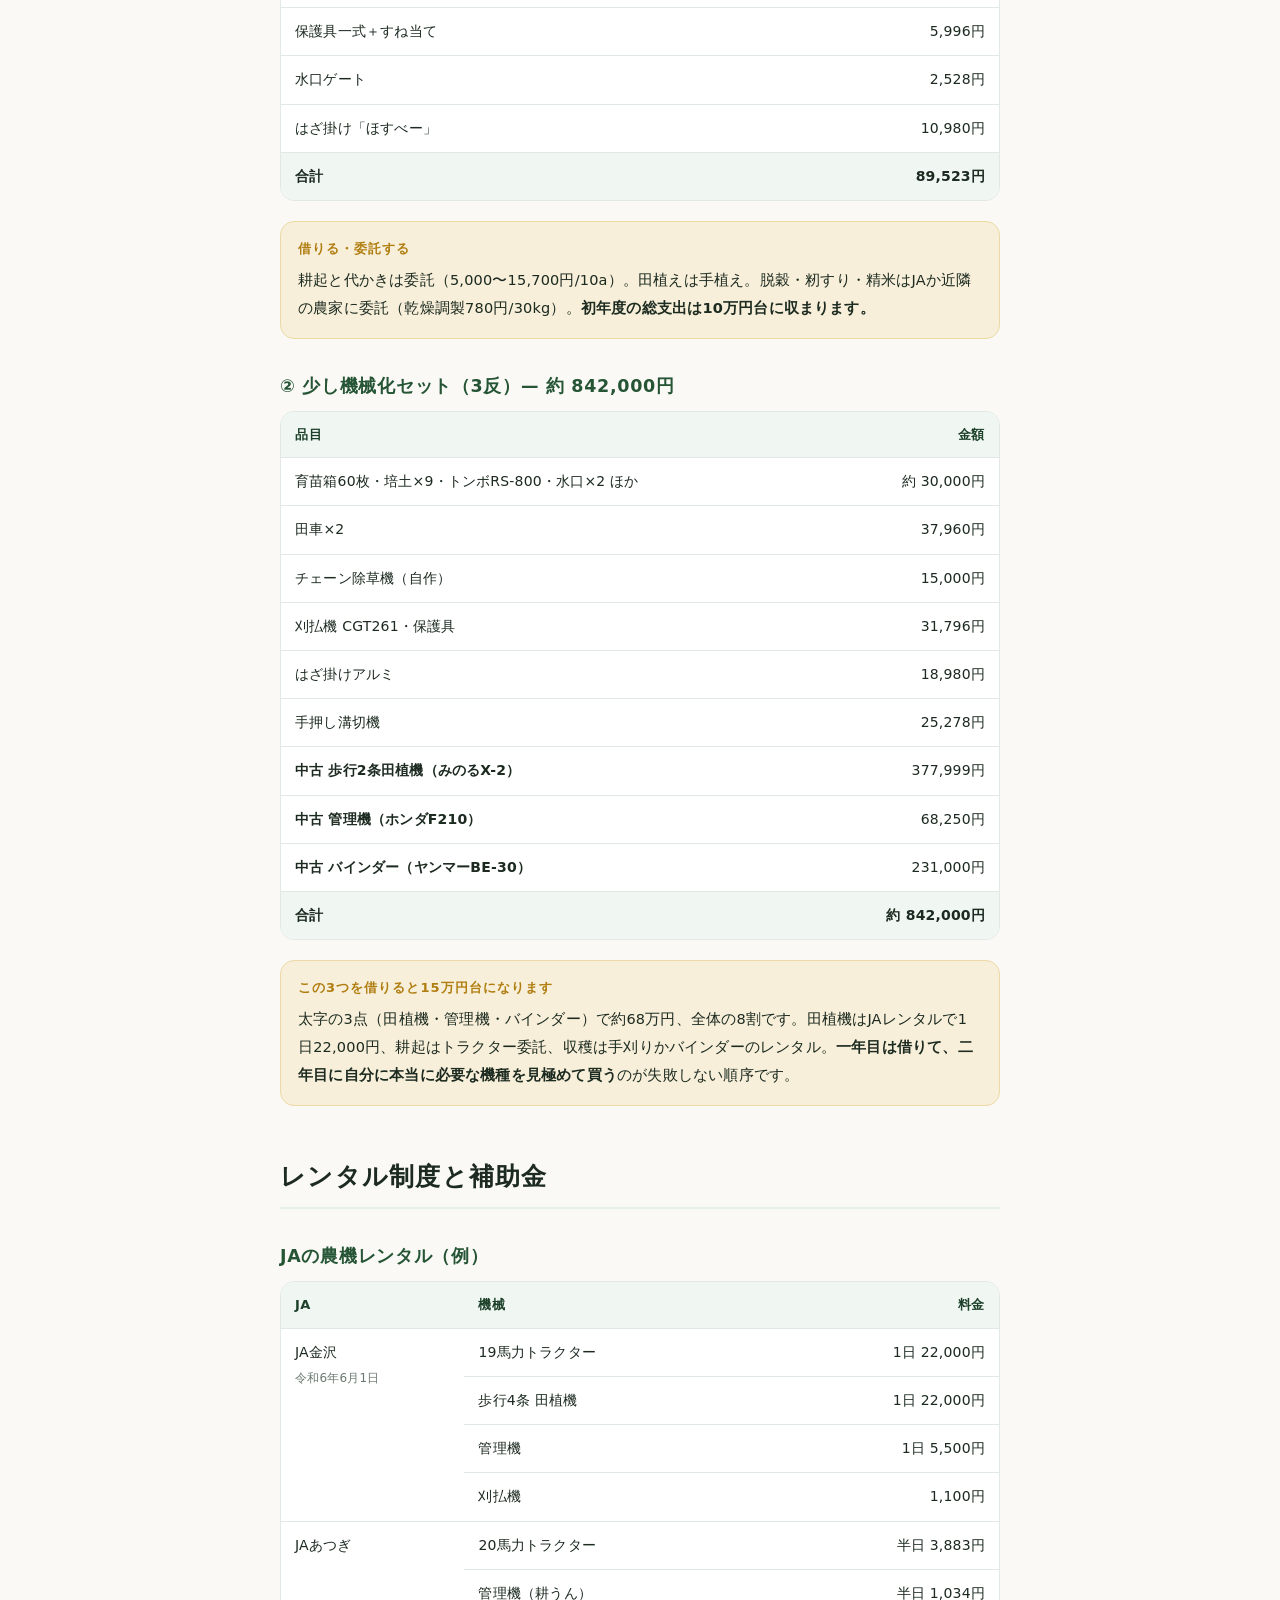
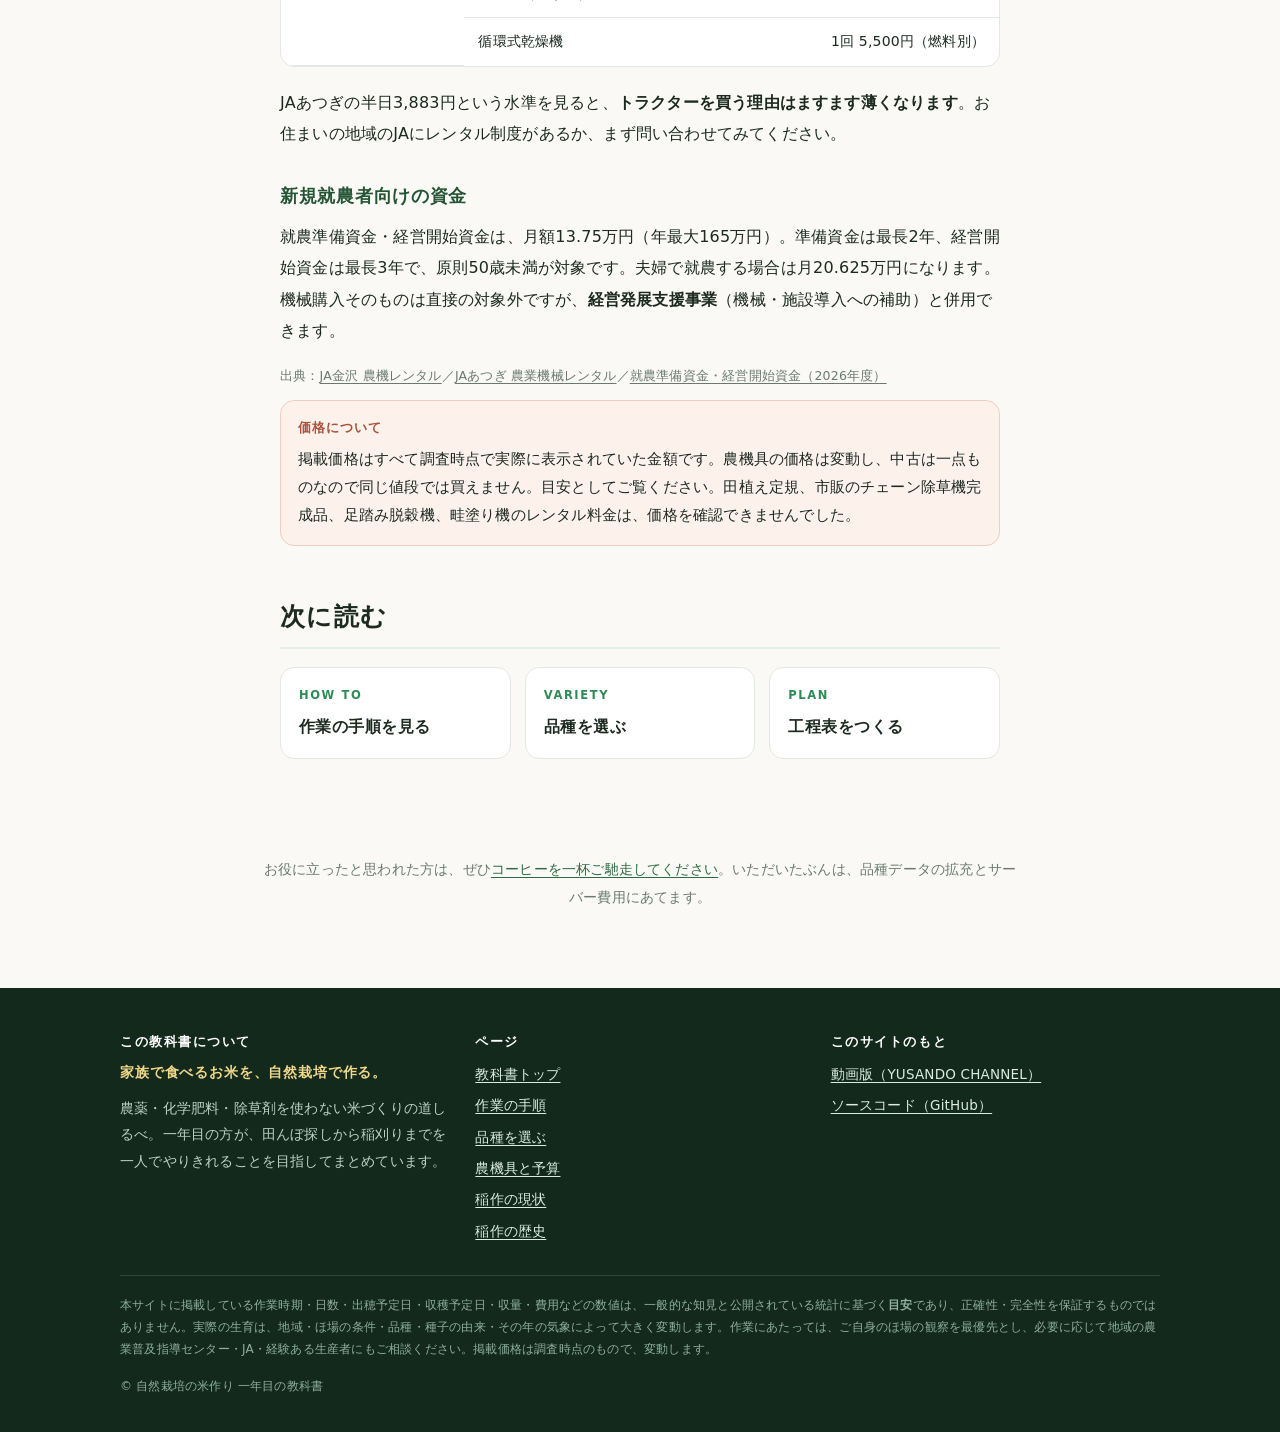
<file: nouki.html>
<!doctype html>
<html lang="ja">
<head>
<meta charset="utf-8">
<meta name="viewport" content="width=device-width,initial-scale=1">
<title>最初に買うべき農機具と予算｜自然栽培の米作り 一年目の教科書</title>
<meta name="description" content="1〜3反の自然栽培で本当に要る農機具を実売価格で。1反なら約9万円、3反で約84万円。借りて済ませる方法、JAのレンタル料金、新規就農の補助金までまとめました。">
<link rel="canonical" href="https://inasaku.yusando.com/nouki.html">
<meta property="og:type" content="article">
<meta property="og:url" content="https://inasaku.yusando.com/nouki.html">
<meta property="og:title" content="最初に買うべき農機具と予算｜自然栽培の米作り 一年目の教科書">
<meta property="og:description" content="1〜3反の自然栽培で本当に要る農機具を実売価格で。1反なら約9万円、3反で約84万円。借りて済ませる方法、JAのレンタル料金、新規就農の補助金までまとめました。">
<meta property="og:site_name" content="自然栽培の米作り 一年目の教科書">
<meta name="twitter:card" content="summary_large_image">
<link rel="preconnect" href="https://fonts.googleapis.com">
<link rel="preconnect" href="https://fonts.gstatic.com" crossorigin>
<link rel="stylesheet" href="https://fonts.googleapis.com/css2?family=Shippori+Mincho:wght@400;600;700&display=swap">
<link rel="stylesheet" href="assets/site.css">

</head>
<body>
<header class="topbar"><div class="topbar-in"><a class="brand" href="index.html"><svg class="mark" viewBox="0 0 32 32" aria-hidden="true"><circle cx="16" cy="16" r="15" fill="#265536"/><path d="M16 25V12" stroke="#f0d789" stroke-width="1.8" stroke-linecap="round"/><path d="M16 13c0-3.4 2.3-6 5.4-6.6C21.1 9.9 19 12.4 16 13Z" fill="#f0d789"/><path d="M16 16c-3 0-5.3-2.3-5.8-5.4C13 11.2 15.2 13.2 16 16Z" fill="#8fc7a3"/><path d="M16 19.5c3 0 5.3-2.3 5.8-5.4-2.8.6-5 2.6-5.8 5.4Z" fill="#8fc7a3"/></svg><span class="txt">一年目の教科書</span></a><span class="bar-tag">家族で食べるお米を、自然栽培で作る。</span><nav class="navlinks" aria-label="サイト内"><a href="index.html">教科書トップ</a><a href="sagyou.html">作業の手順</a><a href="hinshu.html">品種を選ぶ</a><a href="nouki.html" aria-current="page">農機具と予算</a><a href="genjou.html">稲作の現状</a><a href="rekishi.html">稲作の歴史</a></nav></div></header>

<section class="pagehead"><div class="wrap">
<div class="kicker">TOOLS &amp; BUDGET</div>
<h1>最初に買うべき農機具</h1>
<p>1〜3反の自然栽培なら、いきなりトラクターは要りません。無農薬・無肥料なので防除機も肥料散布機も不要です。本当に要るものと、借りて済ませるもの、そして実際にいくらかかるのかを、実売価格で並べました。家族4人の一年分なら1反で足ります（<a href="index.html#ryou" style="color:#f0d789">必要な広さの計算</a>）。</p>
</div></section>

<section class="band"><div class="wrap read">

<div class="note"><b>結論から</b>1反・手作業中心なら<b>約9万円</b>、3反・少し機械化して<b>約84万円</b>です。差の大半は中古の田植機とバインダーで、この2つを借りるか委託すれば3反でも15万円台に収まります。<b>最初の一年は買わずに済ませる方向で考えてください。</b></div>

<h2 class="rule">買う前に考える3つのこと</h2>

<ol class="steps">
<li><h4>耕起と代かきは委託でいい</h4>
<p>トラクターは新品なら軽く200万円を超えます。1〜3反のために持つ機械ではありません。作業委託の料金相場は、福井県農業会議の令和8年版で耕起・代かき15,700円/10a、宇都宮市で5,000円/10a（税別）。3反でも年間1.5万〜4.7万円です。10年借りてもトラクター1台に届きません。</p></li>
<li><h4>乾燥・籾すりも委託でいい</h4>
<p>乾燥機は中古でも12万〜24万円、籾すり機は小型で13万円から。委託なら福井で乾燥9,800円＋籾摺3,500円/10a、宇都宮市で乾燥調製780円/30kg。1反あたり1万3千円ほどです。<b>年に一度しか使わない機械は、原則として買わない</b>と考えてください。</p></li>
<li><h4>除草の道具にだけは投資する</h4>
<p>自然栽培で唯一ケチってはいけないのがここです。除草に失敗すると、その年の収穫がまるごと消えます。チェーン除草機（自作で約1.5万円）と田車（約1.9万円）は最初の年から用意してください。</p></li>
</ol>

<h2 class="rule">A. 育苗</h2>
<div class="tbl-wrap"><table>
<thead><tr><th>品目</th><th class="num">価格</th><th>選び方・備考</th></tr></thead>
<tbody>
<tr><td class="name">プラ育苗箱</td><td class="num">159円/枚<br><span style="font-size:12px;color:#6b7a70">30枚 6,798円</span></td><td>1反で約20枚。稚苗用が汎用で使いやすい</td></tr>
<tr><td class="name">育苗培土</td><td class="num">999円〜<br><span style="font-size:12px;color:#6b7a70">18L</span></td><td><b>必ず「無肥料」表記のもの</b>を。肥料入りは自然栽培では使えません</td></tr>
<tr><td class="name">塩水選用 比重計</td><td class="num">1,498円〜<br><span style="font-size:12px;color:#6b7a70">2,998円まで</span></td><td>比重1.13前後が読める目盛のもの。生卵で代用もできますが精度は落ちます</td></tr>
<tr><td class="name">浸種の容器</td><td class="num">—</td><td>家庭用のポリ容器で十分。専用品の価格は確認できませんでした</td></tr>
</tbody></table></div>
<div class="tip"><b>買わずに済ませる</b>苗そのものをJAの育苗センターに注文する手もあります（宇都宮市の参考額で890円/箱）。ただし<b>無肥料の苗を注文できるかは要確認</b>です。自然栽培では自分で育苗するのが基本になります。</div>
<p class="src">出典：<a href="https://www.monotaro.com/s/q-%E6%B0%B4%E7%A8%B2%E8%82%B2%E8%8B%97%E7%AE%B1/" target="_blank" rel="noopener">モノタロウ 水稲育苗箱</a>／<a href="https://www.monotaro.com/k/store/%E6%AF%94%E9%87%8D%E8%A8%88%20%E5%A1%A9%E6%B0%B4%E9%81%B8/" target="_blank" rel="noopener">比重計</a>／<a href="https://www.city.utsunomiya.lg.jp/sangyo/nougyou/iinkai/1025962.html" target="_blank" rel="noopener">宇都宮市 農作業標準賃金 令和8年</a></p>

<h2 class="rule">B. 耕起・代かき</h2>
<p>1〜3反なら管理機は<b>車軸ローター式の4〜5馬力</b>で十分です。ホンダ こまめ F220（2026年1月発売）が希望小売価格で121,440〜142,010円。中古なら整備済みで7万円前後から出ています。</p>
<div class="tbl-wrap"><table>
<thead><tr><th>品目</th><th class="num">価格</th><th>備考</th></tr></thead>
<tbody>
<tr><td class="name">ホンダ こまめ F220</td><td class="num">121,440〜142,010円</td><td>2026年1月発売・税込希望小売価格。仕様により4種</td></tr>
<tr><td class="name">中古 管理機</td><td class="num">68,250円〜92,400円</td><td>ホンダF210 68,250円／ヤンマーMT30DX 68,249円（整備済）</td></tr>
<tr><td class="name">代かきレーキ・トンボ</td><td class="num">4,398〜6,598円</td><td>アルミス RS-500／RS-800。均平は除草剤の代わりになる重要作業</td></tr>
<tr><td class="name">耕起・代かきの委託</td><td class="num">5,000〜15,700円/10a</td><td>宇都宮市5,000円（税別）／福井県15,700円。<b>30a未満は5〜30%加算</b>の場合あり</td></tr>
</tbody></table></div>
<p class="src">出典：<a href="https://global.honda/jp/news/2026/p260108-f220.html" target="_blank" rel="noopener">Honda こまめF220</a>／<a href="https://www.noukinavi.com/shop_use/products/list?category_id=24" target="_blank" rel="noopener">ノウキナビ 中古管理機</a>／<a href="https://www.monotaro.com/g/02776213/" target="_blank" rel="noopener">モノタロウ レーキ</a>／<a href="https://www.f-kaigi.jp/pdf/ryoukin.pdf" target="_blank" rel="noopener">福井県農業会議 令和8年版 稲作標準料金</a></p>

<h2 class="rule">C. 田植え</h2>
<p>1反なら手植えで足ります。ひもを張って目印をつけ、疎植（坪40〜50株）で植えていきます。3反を超えると手植えは現実的でなくなるので、中古の歩行型田植機かレンタルを検討してください。</p>
<div class="tbl-wrap"><table>
<thead><tr><th>品目</th><th class="num">価格</th><th>備考</th></tr></thead>
<tbody>
<tr><td class="name">中古 歩行型2条</td><td class="num">377,999円〜409,500円</td><td>共立みのるX-2／クボタJP20（整備済）。<b>50aまでなら歩行2条で十分</b></td></tr>
<tr><td class="name">中古 歩行型4条</td><td class="num">189,000円〜417,900円</td><td>三菱MPC4が最安値帯</td></tr>
<tr><td class="name">JAレンタル 歩行4条</td><td class="num">1日 22,000円<br><span style="font-size:12px;color:#6b7a70">半日 11,000円</span></td><td>JA金沢の例。搬入を自己手配しない場合＋5,500円</td></tr>
<tr><td class="name">田植え定規・目印ひも</td><td class="num">—</td><td>価格を確認できませんでした。ひもと竹で自作するのが一般的です</td></tr>
</tbody></table></div>
<p class="src">出典：<a href="https://www.noukinavi.com/shop_use/products/list?category_id=25" target="_blank" rel="noopener">ノウキナビ 中古田植機</a>／<a href="https://www.is-ja.jp/c-kanazawa/agriculture/img/noki_rental.pdf" target="_blank" rel="noopener">JA金沢 農機レンタル料金表</a></p>

<h2 class="rule">D. 除草 — ここが自然栽培の本番</h2>

<div class="warnbox"><b>最優先で揃える</b>チェーン除草機と田車。この2つで合計3.4万円ほどです。<a href="index.html#josou">除草の手順</a>にあるとおり、雑草が見えてからでは遅く、発芽初期に7日おきで叩くのが要です。道具がなくてタイミングを逃すのが、一年目でいちばん多い失敗です。</div>

<div class="tbl-wrap"><table>
<thead><tr><th>品目</th><th class="num">価格</th><th>備考</th></tr></thead>
<tbody>
<tr><td class="name">チェーン除草機（自作）</td><td class="num">材料費 約15,000円</td><td>アングル2m＋ヒル釘＋チェーン約80本。製作1日、重量7kg。<b>農研機構が作り方を公開</b></td></tr>
<tr><td class="name">チェーン除草機（市販完成品）</td><td class="num">—</td><td>市販品の価格は確認できませんでした</td></tr>
<tr><td class="name">田車（手押し中耕除草機）</td><td class="num">18,980〜20,878円</td><td>太昭農耕機。1〜3反ならこれが費用対効果で最良</td></tr>
<tr><td class="name">歩行型 中耕除草機 2条</td><td class="num">149,800〜164,780円</td><td>大竹製作所。3条は159,800〜175,780円。<b>3反では回収しにくい</b></td></tr>
<tr><td class="name">草取鎌・鋸鎌</td><td class="num">269〜1,198円</td><td>全鋼鋸鎌269円／ステンレス鋸鎌1,198円</td></tr>
</tbody></table></div>
<p class="src">出典：<a href="https://www.naro.affrc.go.jp/org/narc/seika/kanto22/12/22_12_04.html" target="_blank" rel="noopener">農研機構 チェーン除草機の製作</a>／<a href="https://www.monotaro.com/k/store/%E6%89%8B%E6%8A%BC%E3%81%97%E9%99%A4%E8%8D%89%E6%A9%9F/" target="_blank" rel="noopener">モノタロウ 手押し除草機</a>／<a href="https://www.monotaro.com/k/store/%E7%A8%B2%E5%88%88%E3%82%8A%E7%94%A8%E9%8E%8C/" target="_blank" rel="noopener">モノタロウ 鎌</a></p>

<h2 class="rule">E. 畔の管理</h2>
<p>畔草刈りは5月から9月まで数回。<a href="index.html#azekusa">出穂の2週間前までに刈り終える</a>のがカメムシ対策の要点です。3反程度＋家まわりなら18Vの充電式でも足りますが、連続して使うならバッテリーは2個要ります。畔が長いならエンジン式の25cc級を。</p>
<div class="tbl-wrap"><table>
<thead><tr><th>品目</th><th class="num">価格</th><th>備考</th></tr></thead>
<tbody>
<tr><td class="name">エンジン式 刈払機</td><td class="num">19,800〜49,800円</td><td>ECHO EGT221 19,800円／CGT261 25,800円／ハスクバーナ226RJ 49,800円</td></tr>
<tr><td class="name">充電式 刈払機</td><td class="num">24,800〜35,800円</td><td>工進SBC-1825LB 24,800円／マキタMUR196SDWF 35,800円</td></tr>
<tr><td class="name">畦塗り機</td><td class="num">不要</td><td>1〜3反なら鍬で畦塗りできます。レンタル料金は確認できませんでした</td></tr>
</tbody></table></div>
<p class="src">出典：<a href="https://www.cainz.com/search/?category=611440" target="_blank" rel="noopener">カインズ 刈払機</a></p>

<h2 class="rule">F. 水の管理</h2>
<div class="tbl-wrap"><table>
<thead><tr><th>品目</th><th class="num">価格</th><th>備考</th></tr></thead>
<tbody>
<tr><td class="name">水口ゲート・堰板</td><td class="num">1,498〜4,498円</td><td>深水管理は除草の要。水位を確実に保てるものを</td></tr>
<tr><td class="name">溝切り器（手押し）</td><td class="num">25,278円</td><td>ホクエツ。ジョレン型なら2,638円。JAレンタルは2,200円/回</td></tr>
<tr><td class="name">田植え長靴</td><td class="num">2,968〜7,038円</td><td>福山ゴム／コーコス 2,968円。アトム グリーンマスター 7,038円</td></tr>
</tbody></table></div>
<p class="src">出典：<a href="https://www.monotaro.com/k/store/%E6%B0%B4%E7%94%B0%20%E6%B0%B4%E5%8F%A3%E6%A0%93/" target="_blank" rel="noopener">モノタロウ 水口栓</a>／<a href="https://www.monotaro.com/s/q-%E6%B0%B4%E7%94%B0%E6%BA%9D%E5%88%87%E3%82%8A%E6%A9%9F/" target="_blank" rel="noopener">溝切り機</a>／<a href="https://www.monotaro.com/k/store/%E7%94%B0%E6%A4%8D%E3%81%88%E7%94%A8%E9%95%B7%E9%9D%B4/" target="_blank" rel="noopener">田植え長靴</a></p>

<h2 class="rule">G. 収穫と調製</h2>
<p>ここがいちばん機械にお金のかかるところです。そして<b>いちばん委託しやすいところ</b>でもあります。1反なら手刈り＋はざ掛け、脱穀以降は委託、という組み立てが現実的です。</p>
<div class="tbl-wrap"><table>
<thead><tr><th>品目</th><th class="num">価格</th><th>備考</th></tr></thead>
<tbody>
<tr><td class="name">稲刈り鎌</td><td class="num">269〜1,398円</td><td>1反の手刈りは1〜2日仕事。人を頼むと早い</td></tr>
<tr><td class="name">はざ掛け資材</td><td class="num">10,980〜18,980円</td><td>南栄工業「ほすべー」スチール／アルミ。天日干しは食味が上がります</td></tr>
<tr><td class="name">中古 バインダー</td><td class="num">225,225〜517,000円</td><td>ヤンマーBE-30 231,000円／クボタRE25-D 262,499円</td></tr>
<tr><td class="name">小型 脱穀機</td><td class="num">79,980円〜</td><td>オギハラ工業。足踏み式は流通を確認できませんでした</td></tr>
<tr><td class="name">唐箕</td><td class="num">49,980〜81,980円</td><td>手動49,980円／動力81,980円</td></tr>
<tr><td class="name">小型 籾すり精米機</td><td class="num">130,000円〜</td><td>15kgを30〜40分・100V電源。上位機は380,000円</td></tr>
<tr><td class="name">中古 乾燥機</td><td class="num">120,000〜242,000円</td><td>いずれも成約済み表示。相場の参考として</td></tr>
<tr><td class="name">乾燥調製の委託</td><td class="num">780円/30kg<br><span style="font-size:12px;color:#6b7a70">または 13,300円/10a</span></td><td>宇都宮市780円/30kg／福井 乾燥9,800円＋籾摺3,500円/10a</td></tr>
</tbody></table></div>
<p class="src">出典：<a href="https://www.noukinavi.com/shop_use/products/list?category_id=22" target="_blank" rel="noopener">ノウキナビ 中古バインダー</a>／<a href="https://www.monotaro.com/s/c-138739/" target="_blank" rel="noopener">モノタロウ はざ掛け</a>／<a href="https://www.monotaro.com/s/c-115261/" target="_blank" rel="noopener">脱穀機・唐箕</a>／<a href="https://hondanojo.com/momisuriseimaiki.htm" target="_blank" rel="noopener">本田農場 籾すり精米機</a>／<a href="https://nouki-ichiba.net/collections/%E4%B9%BE%E7%87%A5%E6%A9%9F" target="_blank" rel="noopener">農キング 中古乾燥機</a></p>

<h2 class="rule">H. 安全装備 — 削らないでください</h2>
<p>刈払機は農作業事故の上位常連です。防護面・イヤーマフ・すね当ては一式で5千円ほど。ここを削る理由はありません。</p>
<div class="tbl-wrap"><table>
<thead><tr><th>品目</th><th class="num">価格</th></tr></thead>
<tbody>
<tr><td class="name">ヘルメット＋防護面＋イヤーマフ 一式</td><td class="num">4,298〜4,498円</td></tr>
<tr><td class="name">防護面のみ</td><td class="num">1,798円</td></tr>
<tr><td class="name">すねガード・レガース</td><td class="num">1,498〜1,998円</td></tr>
<tr><td class="name">防振手袋</td><td class="num">1,098円</td></tr>
</tbody></table></div>
<p class="src">出典：<a href="https://www.monotaro.com/k/store/%E5%88%88%E6%89%95%E6%A9%9F%20%E4%BF%9D%E8%AD%B7%E5%85%B7/" target="_blank" rel="noopener">モノタロウ 刈払機保護具</a></p>

<h2 class="rule">予算セット</h2>

<h3 class="sub">① 最低限セット（1反・手作業中心）— 約 89,500円</h3>
<div class="tbl-wrap"><table>
<thead><tr><th>品目</th><th class="num">金額</th></tr></thead>
<tbody>
<tr><td>育苗箱 20枚</td><td class="num">3,180円</td></tr>
<tr><td>無肥料培土 18L×3</td><td class="num">2,997円</td></tr>
<tr><td>塩水選種計</td><td class="num">1,498円</td></tr>
<tr><td>均平トンボ RS-500</td><td class="num">4,398円</td></tr>
<tr><td>田植え長靴</td><td class="num">2,968円</td></tr>
<tr><td><b>チェーン除草機（自作）</b></td><td class="num">15,000円</td></tr>
<tr><td><b>田車</b></td><td class="num">18,980円</td></tr>
<tr><td>鋸鎌</td><td class="num">1,198円</td></tr>
<tr><td>刈払機 ECHO EGT221</td><td class="num">19,800円</td></tr>
<tr><td>保護具一式＋すね当て</td><td class="num">5,996円</td></tr>
<tr><td>水口ゲート</td><td class="num">2,528円</td></tr>
<tr><td>はざ掛け「ほすべー」</td><td class="num">10,980円</td></tr>
<tr style="background:var(--green-50)"><td><b>合計</b></td><td class="num"><b>89,523円</b></td></tr>
</tbody></table></div>
<div class="tip"><b>借りる・委託する</b>耕起と代かきは委託（5,000〜15,700円/10a）。田植えは手植え。脱穀・籾すり・精米はJAか近隣の農家に委託（乾燥調製780円/30kg）。<b>初年度の総支出は10万円台に収まります。</b></div>

<h3 class="sub">② 少し機械化セット（3反）— 約 842,000円</h3>
<div class="tbl-wrap"><table>
<thead><tr><th>品目</th><th class="num">金額</th></tr></thead>
<tbody>
<tr><td>育苗箱60枚・培土×9・トンボRS-800・水口×2 ほか</td><td class="num">約 30,000円</td></tr>
<tr><td>田車×2</td><td class="num">37,960円</td></tr>
<tr><td>チェーン除草機（自作）</td><td class="num">15,000円</td></tr>
<tr><td>刈払機 CGT261・保護具</td><td class="num">31,796円</td></tr>
<tr><td>はざ掛けアルミ</td><td class="num">18,980円</td></tr>
<tr><td>手押し溝切機</td><td class="num">25,278円</td></tr>
<tr><td><b>中古 歩行2条田植機（みのるX-2）</b></td><td class="num">377,999円</td></tr>
<tr><td><b>中古 管理機（ホンダF210）</b></td><td class="num">68,250円</td></tr>
<tr><td><b>中古 バインダー（ヤンマーBE-30）</b></td><td class="num">231,000円</td></tr>
<tr style="background:var(--green-50)"><td><b>合計</b></td><td class="num"><b>約 842,000円</b></td></tr>
</tbody></table></div>
<div class="tip"><b>この3つを借りると15万円台になります</b>太字の3点（田植機・管理機・バインダー）で約68万円、全体の8割です。田植機はJAレンタルで1日22,000円、耕起はトラクター委託、収穫は手刈りかバインダーのレンタル。<b>一年目は借りて、二年目に自分に本当に必要な機種を見極めて買う</b>のが失敗しない順序です。</div>

<h2 class="rule">レンタル制度と補助金</h2>

<h3 class="sub">JAの農機レンタル（例）</h3>
<div class="tbl-wrap"><table>
<thead><tr><th>JA</th><th>機械</th><th class="num">料金</th></tr></thead>
<tbody>
<tr><td rowspan="4">JA金沢<br><span style="font-size:12px;color:#6b7a70">令和6年6月1日</span></td><td>19馬力トラクター</td><td class="num">1日 22,000円</td></tr>
<tr><td>歩行4条 田植機</td><td class="num">1日 22,000円</td></tr>
<tr><td>管理機</td><td class="num">1日 5,500円</td></tr>
<tr><td>刈払機</td><td class="num">1,100円</td></tr>
<tr><td rowspan="3">JAあつぎ</td><td>20馬力トラクター</td><td class="num">半日 3,883円</td></tr>
<tr><td>管理機（耕うん）</td><td class="num">半日 1,034円</td></tr>
<tr><td>循環式乾燥機</td><td class="num">1回 5,500円（燃料別）</td></tr>
</tbody></table></div>
<p>JAあつぎの半日3,883円という水準を見ると、<b>トラクターを買う理由はますます薄くなります</b>。お住まいの地域のJAにレンタル制度があるか、まず問い合わせてみてください。</p>

<h3 class="sub">新規就農者向けの資金</h3>
<p>就農準備資金・経営開始資金は、月額13.75万円（年最大165万円）。準備資金は最長2年、経営開始資金は最長3年で、原則50歳未満が対象です。夫婦で就農する場合は月20.625万円になります。機械購入そのものは直接の対象外ですが、<b>経営発展支援事業</b>（機械・施設導入への補助）と併用できます。</p>
<p class="src">出典：<a href="https://www.is-ja.jp/c-kanazawa/agriculture/img/noki_rental.pdf" target="_blank" rel="noopener">JA金沢 農機レンタル</a>／<a href="https://www.ja-atsugi.or.jp/member/service/nouki_rental.html" target="_blank" rel="noopener">JAあつぎ 農業機械レンタル</a>／<a href="https://hojyokin-portal.jp/columns/syuno_jyunbi_shikin" target="_blank" rel="noopener">就農準備資金・経営開始資金（2026年度）</a></p>

<div class="warnbox"><b>価格について</b>掲載価格はすべて調査時点で実際に表示されていた金額です。農機具の価格は変動し、中古は一点ものなので同じ値段では買えません。目安としてご覧ください。田植え定規、市販のチェーン除草機完成品、足踏み脱穀機、畦塗り機のレンタル料金は、価格を確認できませんでした。</div>

<h2 class="rule">次に読む</h2>
<div class="nextnav"><a href="sagyou.html"><div class="k">HOW TO</div><div class="t">作業の手順を見る</div></a><a href="hinshu.html"><div class="k">VARIETY</div><div class="t">品種を選ぶ</div></a><a href="index.html#tool"><div class="k">PLAN</div><div class="t">工程表をつくる</div></a></div>

</div></section>

<section class="supportband"><div class="wrap">
<p class="support-line">お役に立ったと思われた方は、ぜひ<a href="https://buymeacoffee.com/quietsheep" target="_blank" rel="noopener noreferrer">コーヒーを一杯ご馳走してください</a>。いただいたぶんは、品種データの拡充とサーバー費用にあてます。</p>
</div></section>
<footer class="sitefoot"><div class="wrap">
<div class="foot-grid">
<div>
<h4>この教科書について</h4>
<p class="foot-tag">家族で食べるお米を、自然栽培で作る。</p>
<p style="margin:0">農薬・化学肥料・除草剤を使わない米づくりの道しるべ。一年目の方が、田んぼ探しから稲刈りまでを一人でやりきれることを目指してまとめています。</p>
</div>
<div>
<h4>ページ</h4>
<ul><li><a href="index.html">教科書トップ</a></li><li><a href="sagyou.html">作業の手順</a></li><li><a href="hinshu.html">品種を選ぶ</a></li><li><a href="nouki.html">農機具と予算</a></li><li><a href="genjou.html">稲作の現状</a></li><li><a href="rekishi.html">稲作の歴史</a></li></ul>
</div>
<div>
<h4>このサイトのもと</h4>
<ul>
<li><a href="https://www.youtube.com/watch?v=jaX9OwiZDI0" target="_blank" rel="noopener">動画版（YUSANDO CHANNEL）</a></li>
<li><a href="https://github.com/Yusandonatural/inasaku" target="_blank" rel="noopener">ソースコード（GitHub）</a></li>
</ul>
</div>
</div>
<div class="foot-btm">
<p class="disclaimer" style="margin:0">本サイトに掲載している作業時期・日数・出穂予定日・収穫予定日・収量・費用などの数値は、一般的な知見と公開されている統計に基づく<b>目安</b>であり、正確性・完全性を保証するものではありません。実際の生育は、地域・ほ場の条件・品種・種子の由来・その年の気象によって大きく変動します。作業にあたっては、ご自身のほ場の観察を最優先とし、必要に応じて地域の農業普及指導センター・JA・経験ある生産者にもご相談ください。掲載価格は調査時点のもので、変動します。</p>
<p style="margin:14px 0 0">© 自然栽培の米作り 一年目の教科書</p>
</div>
</div></footer>
</body>
</html>
</file>
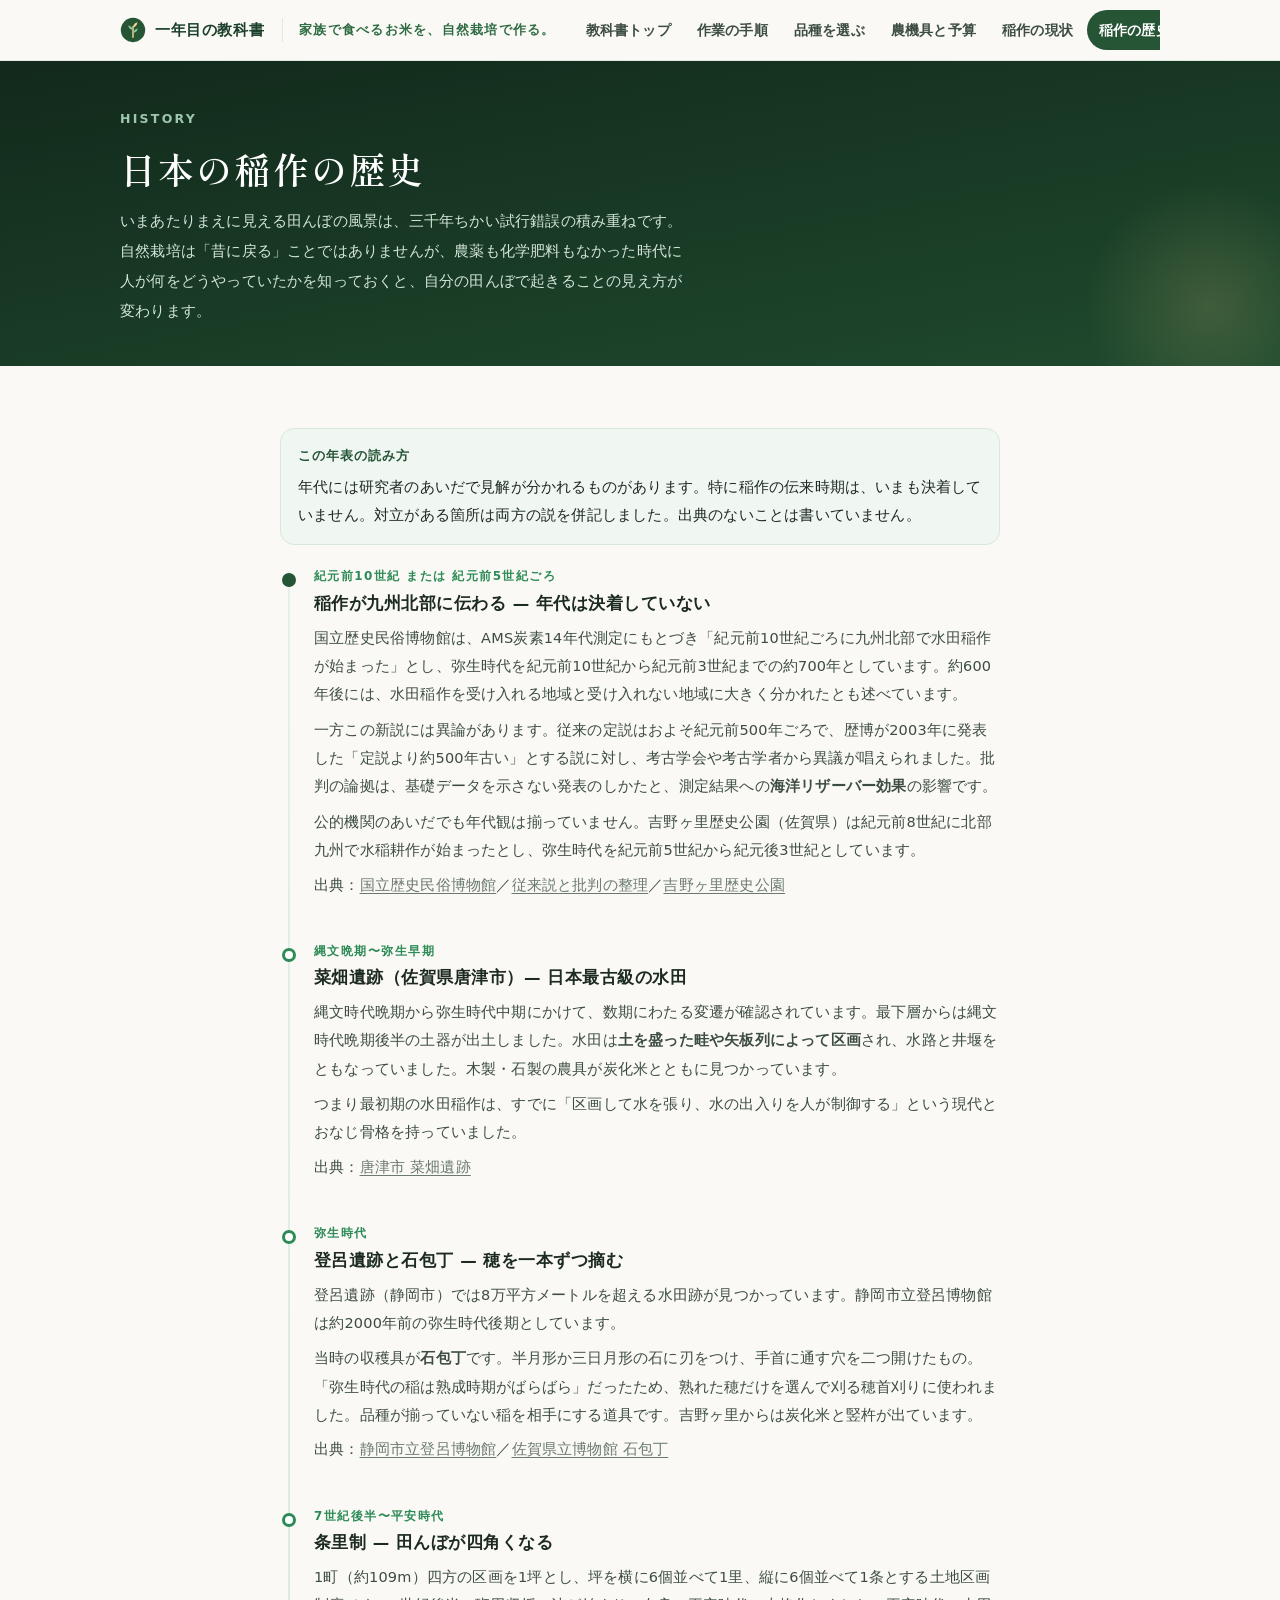
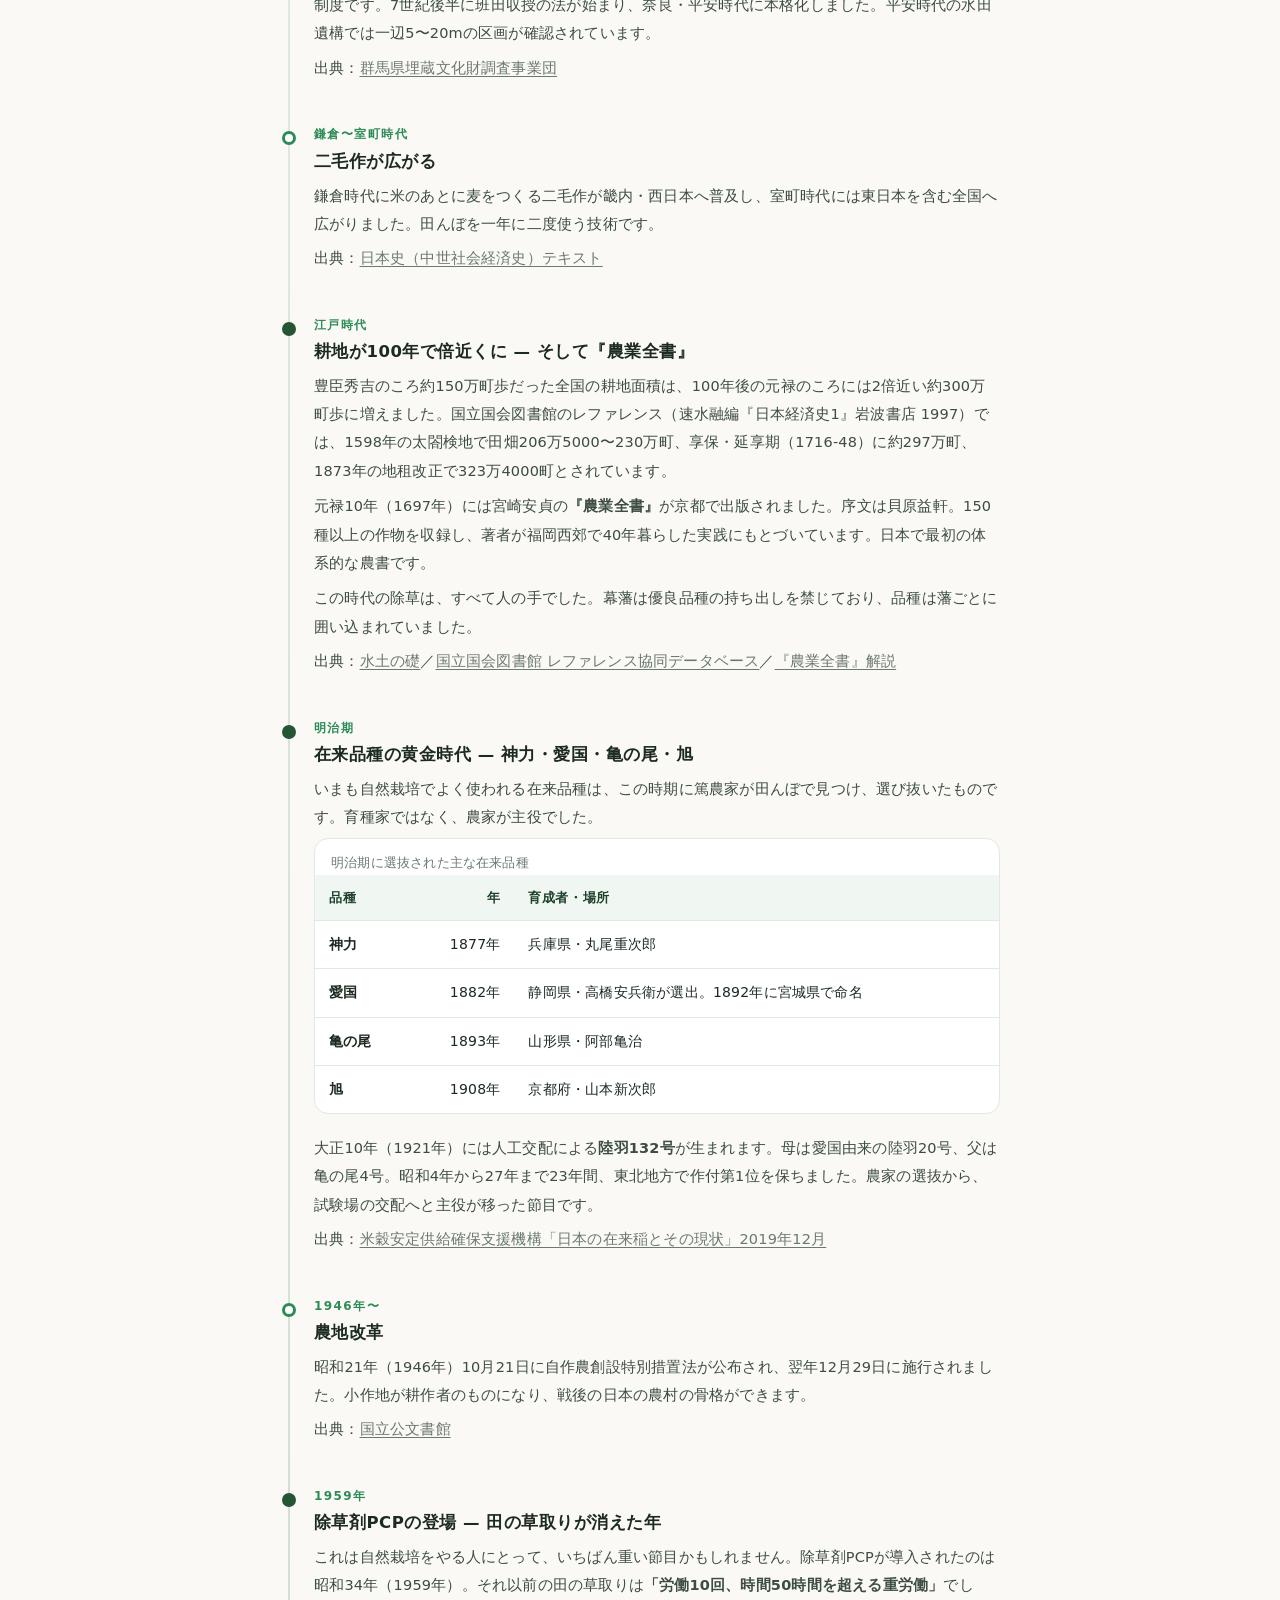
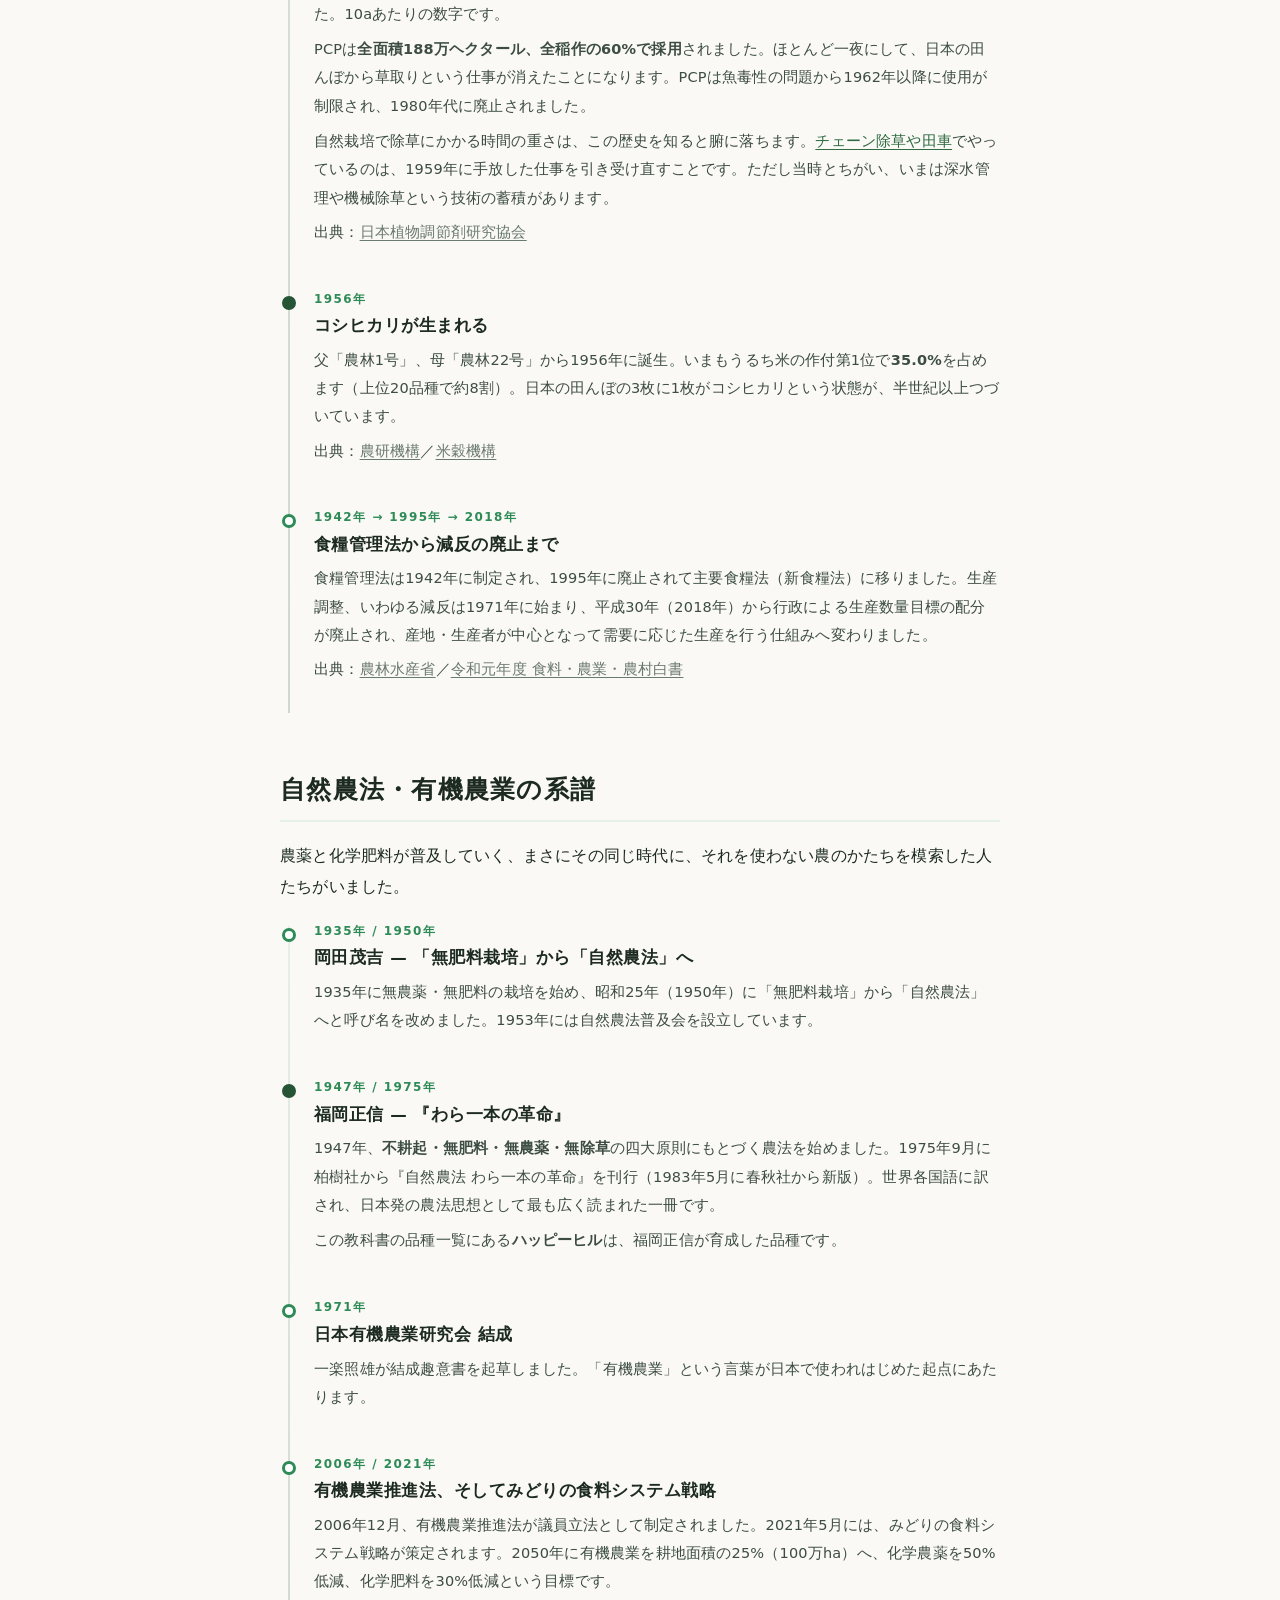
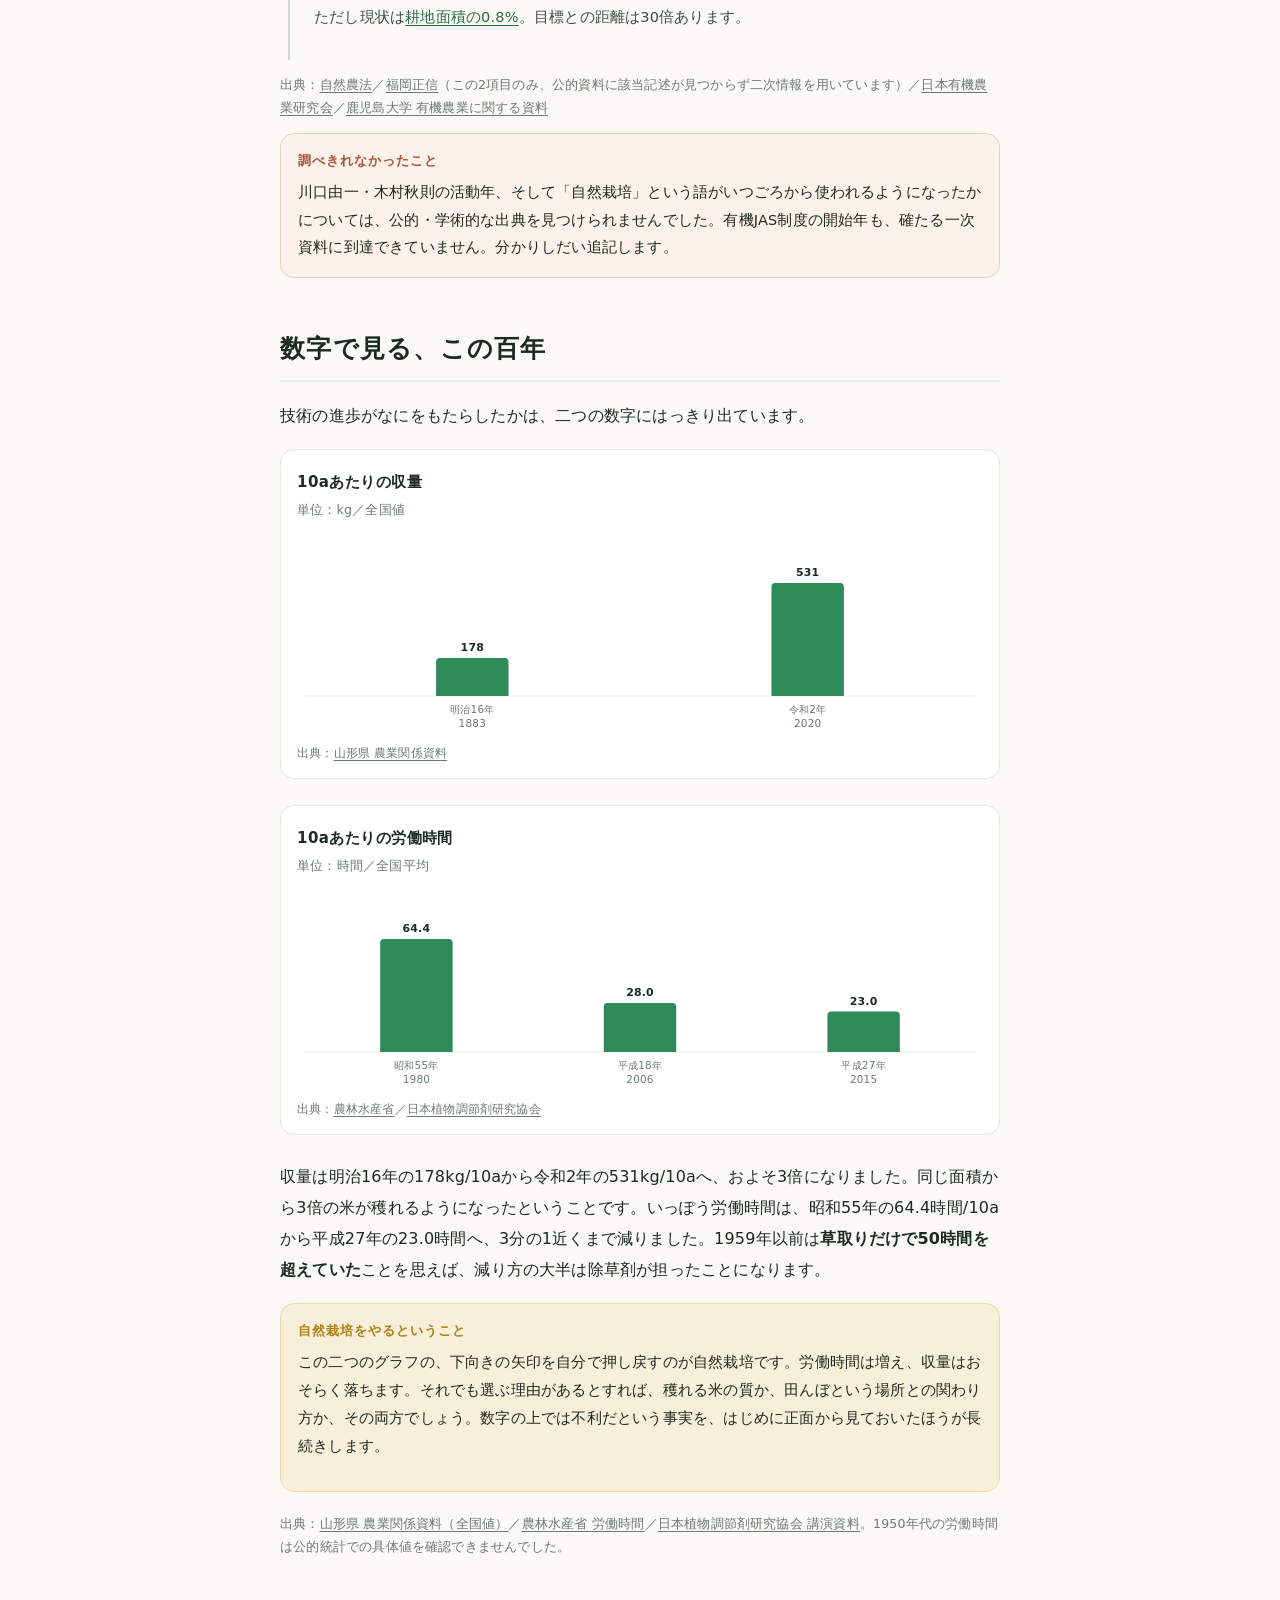
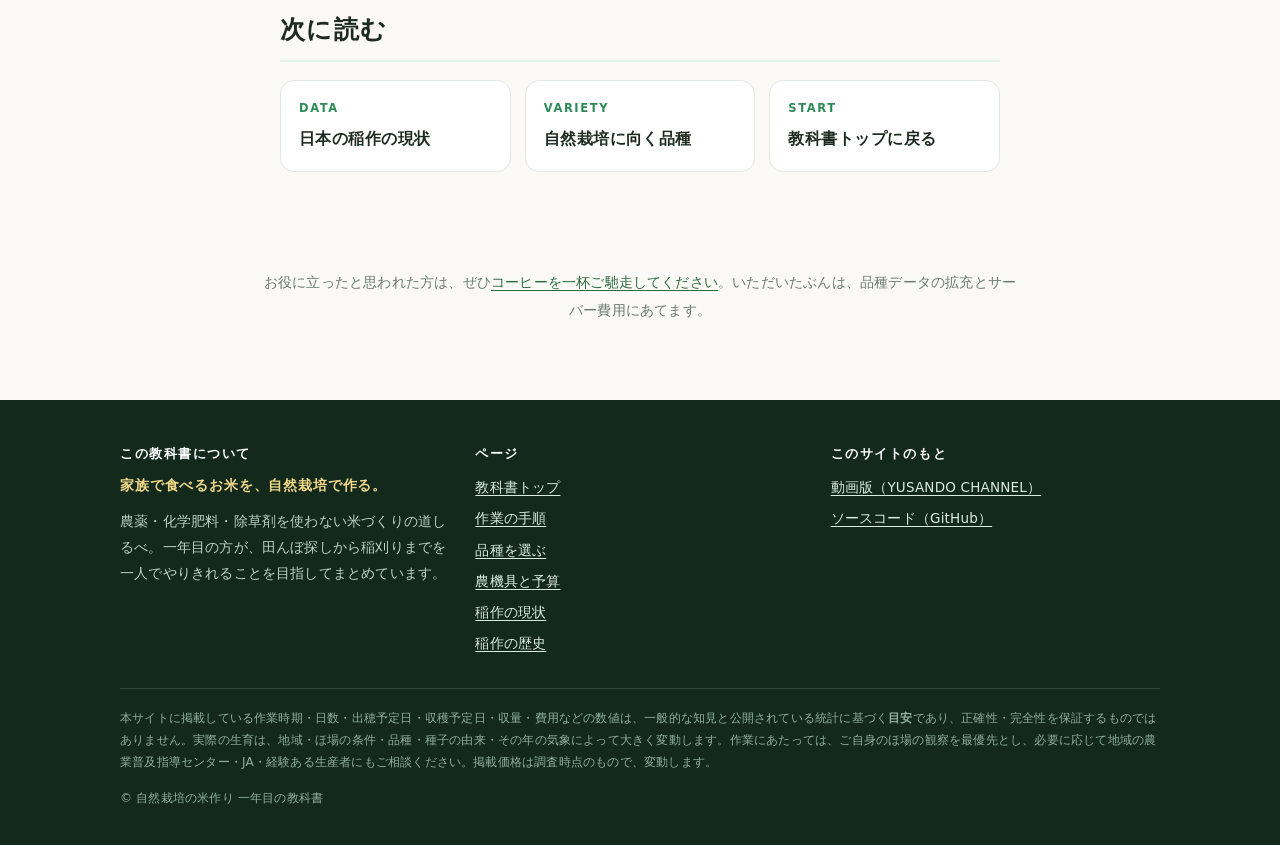
<file: rekishi.html>
<!doctype html>
<html lang="ja">
<head>
<meta charset="utf-8">
<meta name="viewport" content="width=device-width,initial-scale=1">
<title>日本の稲作の歴史｜自然栽培の米作り 一年目の教科書</title>
<meta name="description" content="稲作の伝来から条里制、江戸の新田開発、明治の在来品種、1959年の除草剤PCP導入、そして自然農法の系譜まで。出典つきの年表で、いまの田んぼがどう出来上がったかをたどります。">
<link rel="canonical" href="https://inasaku.yusando.com/rekishi.html">
<meta property="og:type" content="article">
<meta property="og:url" content="https://inasaku.yusando.com/rekishi.html">
<meta property="og:title" content="日本の稲作の歴史｜自然栽培の米作り 一年目の教科書">
<meta property="og:description" content="稲作の伝来から条里制、江戸の新田開発、明治の在来品種、1959年の除草剤PCP導入、そして自然農法の系譜まで。出典つきの年表で、いまの田んぼがどう出来上がったかをたどります。">
<meta property="og:site_name" content="自然栽培の米作り 一年目の教科書">
<meta name="twitter:card" content="summary_large_image">
<link rel="preconnect" href="https://fonts.googleapis.com">
<link rel="preconnect" href="https://fonts.gstatic.com" crossorigin>
<link rel="stylesheet" href="https://fonts.googleapis.com/css2?family=Shippori+Mincho:wght@400;600;700&display=swap">
<link rel="stylesheet" href="assets/site.css">

</head>
<body>
<header class="topbar"><div class="topbar-in"><a class="brand" href="index.html"><svg class="mark" viewBox="0 0 32 32" aria-hidden="true"><circle cx="16" cy="16" r="15" fill="#265536"/><path d="M16 25V12" stroke="#f0d789" stroke-width="1.8" stroke-linecap="round"/><path d="M16 13c0-3.4 2.3-6 5.4-6.6C21.1 9.9 19 12.4 16 13Z" fill="#f0d789"/><path d="M16 16c-3 0-5.3-2.3-5.8-5.4C13 11.2 15.2 13.2 16 16Z" fill="#8fc7a3"/><path d="M16 19.5c3 0 5.3-2.3 5.8-5.4-2.8.6-5 2.6-5.8 5.4Z" fill="#8fc7a3"/></svg><span class="txt">一年目の教科書</span></a><span class="bar-tag">家族で食べるお米を、自然栽培で作る。</span><nav class="navlinks" aria-label="サイト内"><a href="index.html">教科書トップ</a><a href="sagyou.html">作業の手順</a><a href="hinshu.html">品種を選ぶ</a><a href="nouki.html">農機具と予算</a><a href="genjou.html">稲作の現状</a><a href="rekishi.html" aria-current="page">稲作の歴史</a></nav></div></header>

<section class="pagehead"><div class="wrap">
<div class="kicker">HISTORY</div>
<h1>日本の稲作の歴史</h1>
<p>いまあたりまえに見える田んぼの風景は、三千年ちかい試行錯誤の積み重ねです。自然栽培は「昔に戻る」ことではありませんが、農薬も化学肥料もなかった時代に人が何をどうやっていたかを知っておくと、自分の田んぼで起きることの見え方が変わります。</p>
</div></section>

<section class="band"><div class="wrap read">

<div class="note"><b>この年表の読み方</b>年代には研究者のあいだで見解が分かれるものがあります。特に稲作の伝来時期は、いまも決着していません。対立がある箇所は両方の説を併記しました。出典のないことは書いていません。</div>

<ul class="tl">

<li class="major">
<div class="era">紀元前10世紀 または 紀元前5世紀ごろ</div>
<h4>稲作が九州北部に伝わる — 年代は決着していない</h4>
<p>国立歴史民俗博物館は、AMS炭素14年代測定にもとづき「紀元前10世紀ごろに九州北部で水田稲作が始まった」とし、弥生時代を紀元前10世紀から紀元前3世紀までの約700年としています。約600年後には、水田稲作を受け入れる地域と受け入れない地域に大きく分かれたとも述べています。</p>
<p>一方この新説には異論があります。従来の定説はおよそ紀元前500年ごろで、歴博が2003年に発表した「定説より約500年古い」とする説に対し、考古学会や考古学者から異議が唱えられました。批判の論拠は、基礎データを示さない発表のしかたと、測定結果への<b>海洋リザーバー効果</b>の影響です。</p>
<p>公的機関のあいだでも年代観は揃っていません。吉野ヶ里歴史公園（佐賀県）は紀元前8世紀に北部九州で水稲耕作が始まったとし、弥生時代を紀元前5世紀から紀元後3世紀としています。</p>
<p class="src">出典：<a href="https://www.rekihaku.ac.jp/exhibitions/room1/" target="_blank" rel="noopener">国立歴史民俗博物館</a>／<a href="https://nihonkodaishi.net/special/maruchi/beginning_of_the_yayoi-period.html" target="_blank" rel="noopener">従来説と批判の整理</a>／<a href="https://www.yoshinogari.jp/introduction/remains/" target="_blank" rel="noopener">吉野ヶ里歴史公園</a></p>
</li>

<li>
<div class="era">縄文晩期〜弥生早期</div>
<h4>菜畑遺跡（佐賀県唐津市）— 日本最古級の水田</h4>
<p>縄文時代晩期から弥生時代中期にかけて、数期にわたる変遷が確認されています。最下層からは縄文時代晩期後半の土器が出土しました。水田は<b>土を盛った畦や矢板列によって区画</b>され、水路と井堰をともなっていました。木製・石製の農具が炭化米とともに見つかっています。</p>
<p>つまり最初期の水田稲作は、すでに「区画して水を張り、水の出入りを人が制御する」という現代とおなじ骨格を持っていました。</p>
<p class="src">出典：<a href="https://www.city.karatsu.lg.jp/uploaded/attachment/17396.pdf" target="_blank" rel="noopener">唐津市 菜畑遺跡</a></p>
</li>

<li>
<div class="era">弥生時代</div>
<h4>登呂遺跡と石包丁 — 穂を一本ずつ摘む</h4>
<p>登呂遺跡（静岡市）では8万平方メートルを超える水田跡が見つかっています。静岡市立登呂博物館は約2000年前の弥生時代後期としています。</p>
<p>当時の収穫具が<b>石包丁</b>です。半月形か三日月形の石に刃をつけ、手首に通す穴を二つ開けたもの。「弥生時代の稲は熟成時期がばらばら」だったため、熟れた穂だけを選んで刈る穂首刈りに使われました。品種が揃っていない稲を相手にする道具です。吉野ヶ里からは炭化米と竪杵が出ています。</p>
<p class="src">出典：<a href="https://www.shizuoka-toromuseum.jp/toro-site/about-torosite/" target="_blank" rel="noopener">静岡市立登呂博物館</a>／<a href="https://saga-museum.jp/museum/report/museum-diary/2020/10/003463.html" target="_blank" rel="noopener">佐賀県立博物館 石包丁</a></p>
</li>

<li>
<div class="era">7世紀後半〜平安時代</div>
<h4>条里制 — 田んぼが四角くなる</h4>
<p>1町（約109m）四方の区画を1坪とし、坪を横に6個並べて1里、縦に6個並べて1条とする土地区画制度です。7世紀後半に班田収授の法が始まり、奈良・平安時代に本格化しました。平安時代の水田遺構では一辺5〜20mの区画が確認されています。</p>
<p class="src">出典：<a href="https://gunmaibun.org/faq/faq_09" target="_blank" rel="noopener">群馬県埋蔵文化財調査事業団</a></p>
</li>

<li>
<div class="era">鎌倉〜室町時代</div>
<h4>二毛作が広がる</h4>
<p>鎌倉時代に米のあとに麦をつくる二毛作が畿内・西日本へ普及し、室町時代には東日本を含む全国へ広がりました。田んぼを一年に二度使う技術です。</p>
<p class="src">出典：<a href="https://842351c386.clvaw-cdnwnd.com/490aa9ffcf12cc31a1faf4c344d75607/200000308-a3ba6a3ba8/%E6%97%A5%E6%9C%AC%E5%8F%B2%E3%80%88%E4%B8%AD%E4%B8%96%E7%A4%BE%E4%BC%9A%E7%B5%8C%E6%B8%88%E5%8F%B2%E3%80%89%E3%83%86%E3%82%AD%E3%82%B9%E3%83%88%E7%B7%A8.pdf" target="_blank" rel="noopener">日本史（中世社会経済史）テキスト</a></p>
</li>

<li class="major">
<div class="era">江戸時代</div>
<h4>耕地が100年で倍近くに — そして『農業全書』</h4>
<p>豊臣秀吉のころ約150万町歩だった全国の耕地面積は、100年後の元禄のころには2倍近い約300万町歩に増えました。国立国会図書館のレファレンス（速水融編『日本経済史1』岩波書店 1997）では、1598年の太閤検地で田畑206万5000〜230万町、享保・延享期（1716-48）に約297万町、1873年の地租改正で323万4000町とされています。</p>
<p>元禄10年（1697年）には宮崎安貞の<b>『農業全書』</b>が京都で出版されました。序文は貝原益軒。150種以上の作物を収録し、著者が福岡西郊で40年暮らした実践にもとづいています。日本で最初の体系的な農書です。</p>
<p>この時代の除草は、すべて人の手でした。幕藩は優良品種の持ち出しを禁じており、品種は藩ごとに囲い込まれていました。</p>
<p class="src">出典：<a href="https://suido-ishizue.jp/daichi/part1/02/05.html" target="_blank" rel="noopener">水土の礎</a>／<a href="https://crd.ndl.go.jp/reference/entry/index.php?page=ref_view&amp;id=1000261399" target="_blank" rel="noopener">国立国会図書館 レファレンス協同データベース</a>／<a href="https://www.zck.or.jp/site/column-article/33073.html" target="_blank" rel="noopener">『農業全書』解説</a></p>
</li>

<li class="major">
<div class="era">明治期</div>
<h4>在来品種の黄金時代 — 神力・愛国・亀の尾・旭</h4>
<p>いまも自然栽培でよく使われる在来品種は、この時期に篤農家が田んぼで見つけ、選び抜いたものです。育種家ではなく、農家が主役でした。</p>
<div class="tbl-wrap"><table>
<caption>明治期に選抜された主な在来品種</caption>
<thead><tr><th>品種</th><th class="num">年</th><th>育成者・場所</th></tr></thead>
<tbody>
<tr><td class="name">神力</td><td class="num">1877年</td><td>兵庫県・丸尾重次郎</td></tr>
<tr><td class="name">愛国</td><td class="num">1882年</td><td>静岡県・高橋安兵衛が選出。1892年に宮城県で命名</td></tr>
<tr><td class="name">亀の尾</td><td class="num">1893年</td><td>山形県・阿部亀治</td></tr>
<tr><td class="name">旭</td><td class="num">1908年</td><td>京都府・山本新次郎</td></tr>
</tbody></table></div>
<p>大正10年（1921年）には人工交配による<b>陸羽132号</b>が生まれます。母は愛国由来の陸羽20号、父は亀の尾4号。昭和4年から27年まで23年間、東北地方で作付第1位を保ちました。農家の選抜から、試験場の交配へと主役が移った節目です。</p>
<p class="src">出典：<a href="https://www.komenet.jp/pdf/chousa-rep_R01-1.pdf" target="_blank" rel="noopener">米穀安定供給確保支援機構「日本の在来稲とその現状」2019年12月</a></p>
</li>

<li>
<div class="era">1946年〜</div>
<h4>農地改革</h4>
<p>昭和21年（1946年）10月21日に自作農創設特別措置法が公布され、翌年12月29日に施行されました。小作地が耕作者のものになり、戦後の日本の農村の骨格ができます。</p>
<p class="src">出典：<a href="https://www.archives.go.jp/ayumi/kobetsu/s21_1946_05.html" target="_blank" rel="noopener">国立公文書館</a></p>
</li>

<li class="major">
<div class="era">1959年</div>
<h4>除草剤PCPの登場 — 田の草取りが消えた年</h4>
<p>これは自然栽培をやる人にとって、いちばん重い節目かもしれません。除草剤PCPが導入されたのは昭和34年（1959年）。それ以前の田の草取りは<b>「労働10回、時間50時間を超える重労働」</b>でした。10aあたりの数字です。</p>
<p>PCPは<b>全面積188万ヘクタール、全稲作の60%で採用</b>されました。ほとんど一夜にして、日本の田んぼから草取りという仕事が消えたことになります。PCPは魚毒性の問題から1962年以降に使用が制限され、1980年代に廃止されました。</p>
<p>自然栽培で除草にかかる時間の重さは、この歴史を知ると腑に落ちます。<a href="index.html#josou">チェーン除草や田車</a>でやっているのは、1959年に手放した仕事を引き受け直すことです。ただし当時とちがい、いまは深水管理や機械除草という技術の蓄積があります。</p>
<p class="src">出典：<a href="https://www.jataff.or.jp/senjin3/8.html" target="_blank" rel="noopener">日本植物調節剤研究協会</a></p>
</li>

<li class="major">
<div class="era">1956年</div>
<h4>コシヒカリが生まれる</h4>
<p>父「農林1号」、母「農林22号」から1956年に誕生。いまもうるち米の作付第1位で<b>35.0%</b>を占めます（上位20品種で約8割）。日本の田んぼの3枚に1枚がコシヒカリという状態が、半世紀以上つづいています。</p>
<p class="src">出典：<a href="https://www.naro.go.jp/laboratory/tarc/rice_faq/variety/025108.html" target="_blank" rel="noopener">農研機構</a>／<a href="https://www.komenet.jp/pdf/chousa-rep_R01-1.pdf" target="_blank" rel="noopener">米穀機構</a></p>
</li>

<li>
<div class="era">1942年 → 1995年 → 2018年</div>
<h4>食糧管理法から減反の廃止まで</h4>
<p>食糧管理法は1942年に制定され、1995年に廃止されて主要食糧法（新食糧法）に移りました。生産調整、いわゆる減反は1971年に始まり、平成30年（2018年）から行政による生産数量目標の配分が廃止され、産地・生産者が中心となって需要に応じた生産を行う仕組みへ変わりました。</p>
<p class="src">出典：<a href="https://www.maff.go.jp/j/council/seisaku/kikaku/bukai/03/pdf/ref_data2-4.pdf" target="_blank" rel="noopener">農林水産省</a>／<a href="https://www.maff.go.jp/j/wpaper/w_maff/r1/r1_h/trend/part1/chap3/c3_4_00.html" target="_blank" rel="noopener">令和元年度 食料・農業・農村白書</a></p>
</li>

</ul>

<h2 class="rule">自然農法・有機農業の系譜</h2>

<p>農薬と化学肥料が普及していく、まさにその同じ時代に、それを使わない農のかたちを模索した人たちがいました。</p>

<ul class="tl">
<li>
<div class="era">1935年 / 1950年</div>
<h4>岡田茂吉 — 「無肥料栽培」から「自然農法」へ</h4>
<p>1935年に無農薬・無肥料の栽培を始め、昭和25年（1950年）に「無肥料栽培」から「自然農法」へと呼び名を改めました。1953年には自然農法普及会を設立しています。</p>
</li>
<li class="major">
<div class="era">1947年 / 1975年</div>
<h4>福岡正信 — 『わら一本の革命』</h4>
<p>1947年、<b>不耕起・無肥料・無農薬・無除草</b>の四大原則にもとづく農法を始めました。1975年9月に柏樹社から『自然農法 わら一本の革命』を刊行（1983年5月に春秋社から新版）。世界各国語に訳され、日本発の農法思想として最も広く読まれた一冊です。</p>
<p>この教科書の品種一覧にある<b>ハッピーヒル</b>は、福岡正信が育成した品種です。</p>
</li>
<li>
<div class="era">1971年</div>
<h4>日本有機農業研究会 結成</h4>
<p>一楽照雄が結成趣意書を起草しました。「有機農業」という言葉が日本で使われはじめた起点にあたります。</p>
</li>
<li>
<div class="era">2006年 / 2021年</div>
<h4>有機農業推進法、そしてみどりの食料システム戦略</h4>
<p>2006年12月、有機農業推進法が議員立法として制定されました。2021年5月には、みどりの食料システム戦略が策定されます。2050年に有機農業を耕地面積の25%（100万ha）へ、化学農薬を50%低減、化学肥料を30%低減という目標です。</p>
<p>ただし現状は<a href="genjou.html">耕地面積の0.8%</a>。目標との距離は30倍あります。</p>
</li>
</ul>

<p class="src">出典：<a href="https://ja.wikipedia.org/wiki/%E8%87%AA%E7%84%B6%E8%BE%B2%E6%B3%95" target="_blank" rel="noopener">自然農法</a>／<a href="https://ja.wikipedia.org/wiki/%E7%A6%8F%E5%B2%A1%E6%AD%A3%E4%BF%A1" target="_blank" rel="noopener">福岡正信</a>（この2項目のみ、公的資料に該当記述が見つからず二次情報を用いています）／<a href="https://www.1971joaa.org/%E6%9C%AC%E4%BC%9A%E3%81%AB%E3%81%A4%E3%81%84%E3%81%A6/" target="_blank" rel="noopener">日本有機農業研究会</a>／<a href="https://www.agri.kagoshima-u.ac.jp/wpo/wp-content/uploads/2022/06/yuuki-202206.pdf" target="_blank" rel="noopener">鹿児島大学 有機農業に関する資料</a></p>

<div class="warnbox"><b>調べきれなかったこと</b>川口由一・木村秋則の活動年、そして「自然栽培」という語がいつごろから使われるようになったかについては、公的・学術的な出典を見つけられませんでした。有機JAS制度の開始年も、確たる一次資料に到達できていません。分かりしだい追記します。</div>

<h2 class="rule">数字で見る、この百年</h2>

<p>技術の進歩がなにをもたらしたかは、二つの数字にはっきり出ています。</p>

<figure class="chart"><figcaption>10aあたりの収量</figcaption><div class="csub">単位：kg／全国値</div><svg viewBox="0 0 720 210" role="img" aria-label="10aあたりの収量"><line class="c-grid" x1="8" y1="170.0" x2="712" y2="170.0"/><path class="c-bar" d="M146.0 170.0 V134.2 a4 4 0 0 1 4 -4 H218.0 a4 4 0 0 1 4 4 V170.0 Z"><title>明治16年
1883: 178kg</title></path><path class="c-bar" d="M498.0 170.0 V55.4 a4 4 0 0 1 4 -4 H570.0 a4 4 0 0 1 4 4 V170.0 Z"><title>令和2年
2020: 531kg</title></path><text class="c-val" x="184.0" y="123.2" text-anchor="middle">178</text><text class="c-val" x="536.0" y="44.4" text-anchor="middle">531</text><text class="c-axis" y="188.0" text-anchor="middle"><tspan x="184.0" dy="0">明治16年</tspan><tspan x="184.0" dy="1.35em">1883</tspan></text><text class="c-axis" y="188.0" text-anchor="middle"><tspan x="536.0" dy="0">令和2年</tspan><tspan x="536.0" dy="1.35em">2020</tspan></text></svg><div class="c-src">出典：<a href="https://agrin.jp/hp/kome/library/r03pdf/12.pdf" target="_blank" rel="noopener">山形県 農業関係資料</a></div></figure><figure class="chart"><figcaption>10aあたりの労働時間</figcaption><div class="csub">単位：時間／全国平均</div><svg viewBox="0 0 720 210" role="img" aria-label="10aあたりの労働時間"><line class="c-grid" x1="8" y1="170.0" x2="712" y2="170.0"/><path class="c-bar" d="M87.3 170.0 V55.4 a4 4 0 0 1 4 -4 H159.3 a4 4 0 0 1 4 4 V170.0 Z"><title>昭和55年
1980: 64.4時間</title></path><path class="c-bar" d="M322.0 170.0 V122.5 a4 4 0 0 1 4 -4 H394.0 a4 4 0 0 1 4 4 V170.0 Z"><title>平成18年
2006: 28.0時間</title></path><path class="c-bar" d="M556.7 170.0 V131.6 a4 4 0 0 1 4 -4 H628.7 a4 4 0 0 1 4 4 V170.0 Z"><title>平成27年
2015: 23.0時間</title></path><text class="c-val" x="125.3" y="44.4" text-anchor="middle">64.4</text><text class="c-val" x="360.0" y="111.5" text-anchor="middle">28.0</text><text class="c-val" x="594.7" y="120.6" text-anchor="middle">23.0</text><text class="c-axis" y="188.0" text-anchor="middle"><tspan x="125.3" dy="0">昭和55年</tspan><tspan x="125.3" dy="1.35em">1980</tspan></text><text class="c-axis" y="188.0" text-anchor="middle"><tspan x="360.0" dy="0">平成18年</tspan><tspan x="360.0" dy="1.35em">2006</tspan></text><text class="c-axis" y="188.0" text-anchor="middle"><tspan x="594.7" dy="0">平成27年</tspan><tspan x="594.7" dy="1.35em">2015</tspan></text></svg><div class="c-src">出典：<a href="https://www.maff.go.jp/j/seisan/ryutu/zikamaki/z_genzyo/pdf/01.pdf" target="_blank" rel="noopener">農林水産省</a>／<a href="https://www.jataff.or.jp/project/inasaku/koen/koen_h28_1.pdf" target="_blank" rel="noopener">日本植物調節剤研究協会</a></div></figure>
<p>収量は明治16年の178kg/10aから令和2年の531kg/10aへ、およそ3倍になりました。同じ面積から3倍の米が穫れるようになったということです。いっぽう労働時間は、昭和55年の64.4時間/10aから平成27年の23.0時間へ、3分の1近くまで減りました。1959年以前は<b>草取りだけで50時間を超えていた</b>ことを思えば、減り方の大半は除草剤が担ったことになります。</p>

<div class="tip"><b>自然栽培をやるということ</b>この二つのグラフの、下向きの矢印を自分で押し戻すのが自然栽培です。労働時間は増え、収量はおそらく落ちます。それでも選ぶ理由があるとすれば、穫れる米の質か、田んぼという場所との関わり方か、その両方でしょう。数字の上では不利だという事実を、はじめに正面から見ておいたほうが長続きします。</p></div>

<p class="src">出典：<a href="https://agrin.jp/hp/kome/library/r03pdf/12.pdf" target="_blank" rel="noopener">山形県 農業関係資料（全国値）</a>／<a href="https://www.maff.go.jp/j/seisan/ryutu/zikamaki/z_genzyo/pdf/01.pdf" target="_blank" rel="noopener">農林水産省 労働時間</a>／<a href="https://www.jataff.or.jp/project/inasaku/koen/koen_h28_1.pdf" target="_blank" rel="noopener">日本植物調節剤研究協会 講演資料</a>。1950年代の労働時間は公的統計での具体値を確認できませんでした。</p>

<h2 class="rule">次に読む</h2>
<div class="nextnav"><a href="genjou.html"><div class="k">DATA</div><div class="t">日本の稲作の現状</div></a><a href="hinshu.html"><div class="k">VARIETY</div><div class="t">自然栽培に向く品種</div></a><a href="index.html"><div class="k">START</div><div class="t">教科書トップに戻る</div></a></div>

</div></section>

<section class="supportband"><div class="wrap">
<p class="support-line">お役に立ったと思われた方は、ぜひ<a href="https://buymeacoffee.com/quietsheep" target="_blank" rel="noopener noreferrer">コーヒーを一杯ご馳走してください</a>。いただいたぶんは、品種データの拡充とサーバー費用にあてます。</p>
</div></section>
<footer class="sitefoot"><div class="wrap">
<div class="foot-grid">
<div>
<h4>この教科書について</h4>
<p class="foot-tag">家族で食べるお米を、自然栽培で作る。</p>
<p style="margin:0">農薬・化学肥料・除草剤を使わない米づくりの道しるべ。一年目の方が、田んぼ探しから稲刈りまでを一人でやりきれることを目指してまとめています。</p>
</div>
<div>
<h4>ページ</h4>
<ul><li><a href="index.html">教科書トップ</a></li><li><a href="sagyou.html">作業の手順</a></li><li><a href="hinshu.html">品種を選ぶ</a></li><li><a href="nouki.html">農機具と予算</a></li><li><a href="genjou.html">稲作の現状</a></li><li><a href="rekishi.html">稲作の歴史</a></li></ul>
</div>
<div>
<h4>このサイトのもと</h4>
<ul>
<li><a href="https://www.youtube.com/watch?v=jaX9OwiZDI0" target="_blank" rel="noopener">動画版（YUSANDO CHANNEL）</a></li>
<li><a href="https://github.com/Yusandonatural/inasaku" target="_blank" rel="noopener">ソースコード（GitHub）</a></li>
</ul>
</div>
</div>
<div class="foot-btm">
<p class="disclaimer" style="margin:0">本サイトに掲載している作業時期・日数・出穂予定日・収穫予定日・収量・費用などの数値は、一般的な知見と公開されている統計に基づく<b>目安</b>であり、正確性・完全性を保証するものではありません。実際の生育は、地域・ほ場の条件・品種・種子の由来・その年の気象によって大きく変動します。作業にあたっては、ご自身のほ場の観察を最優先とし、必要に応じて地域の農業普及指導センター・JA・経験ある生産者にもご相談ください。掲載価格は調査時点のもので、変動します。</p>
<p style="margin:14px 0 0">© 自然栽培の米作り 一年目の教科書</p>
</div>
</div></footer>
</body>
</html>
</file>
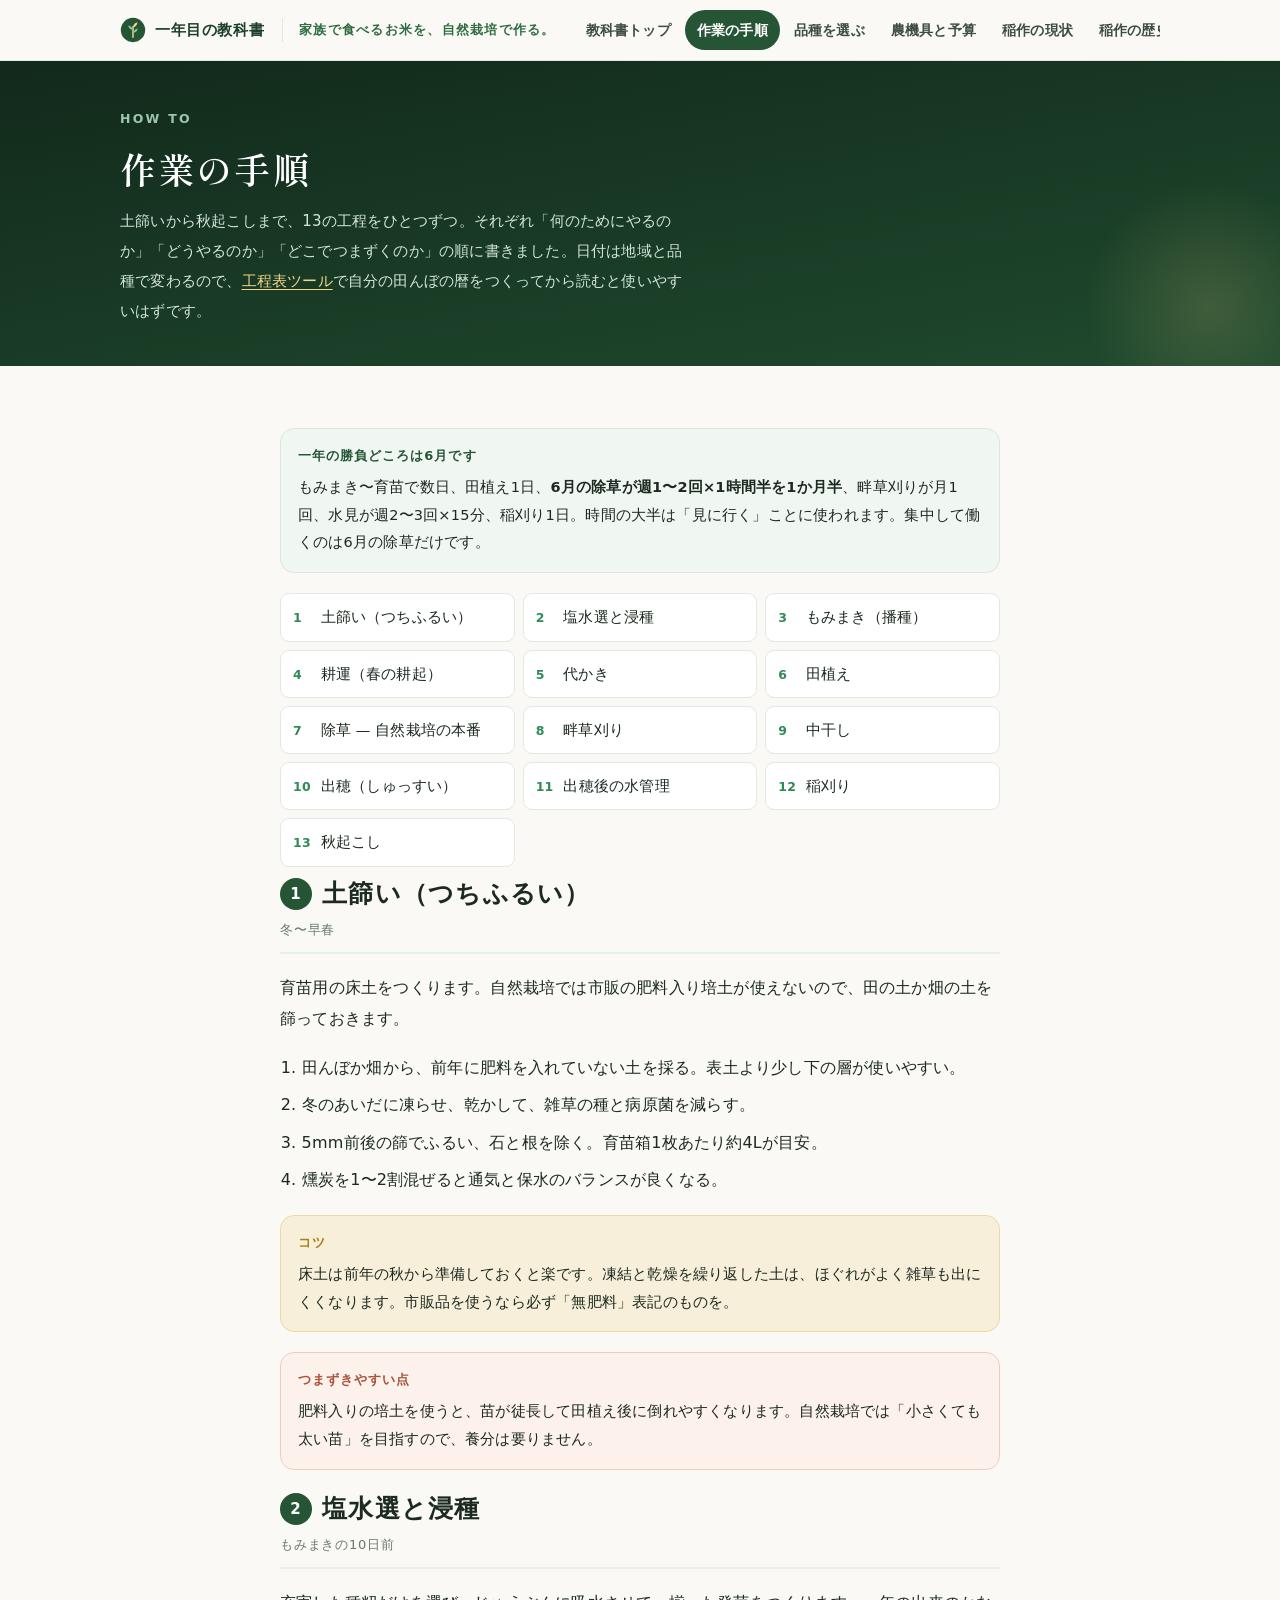
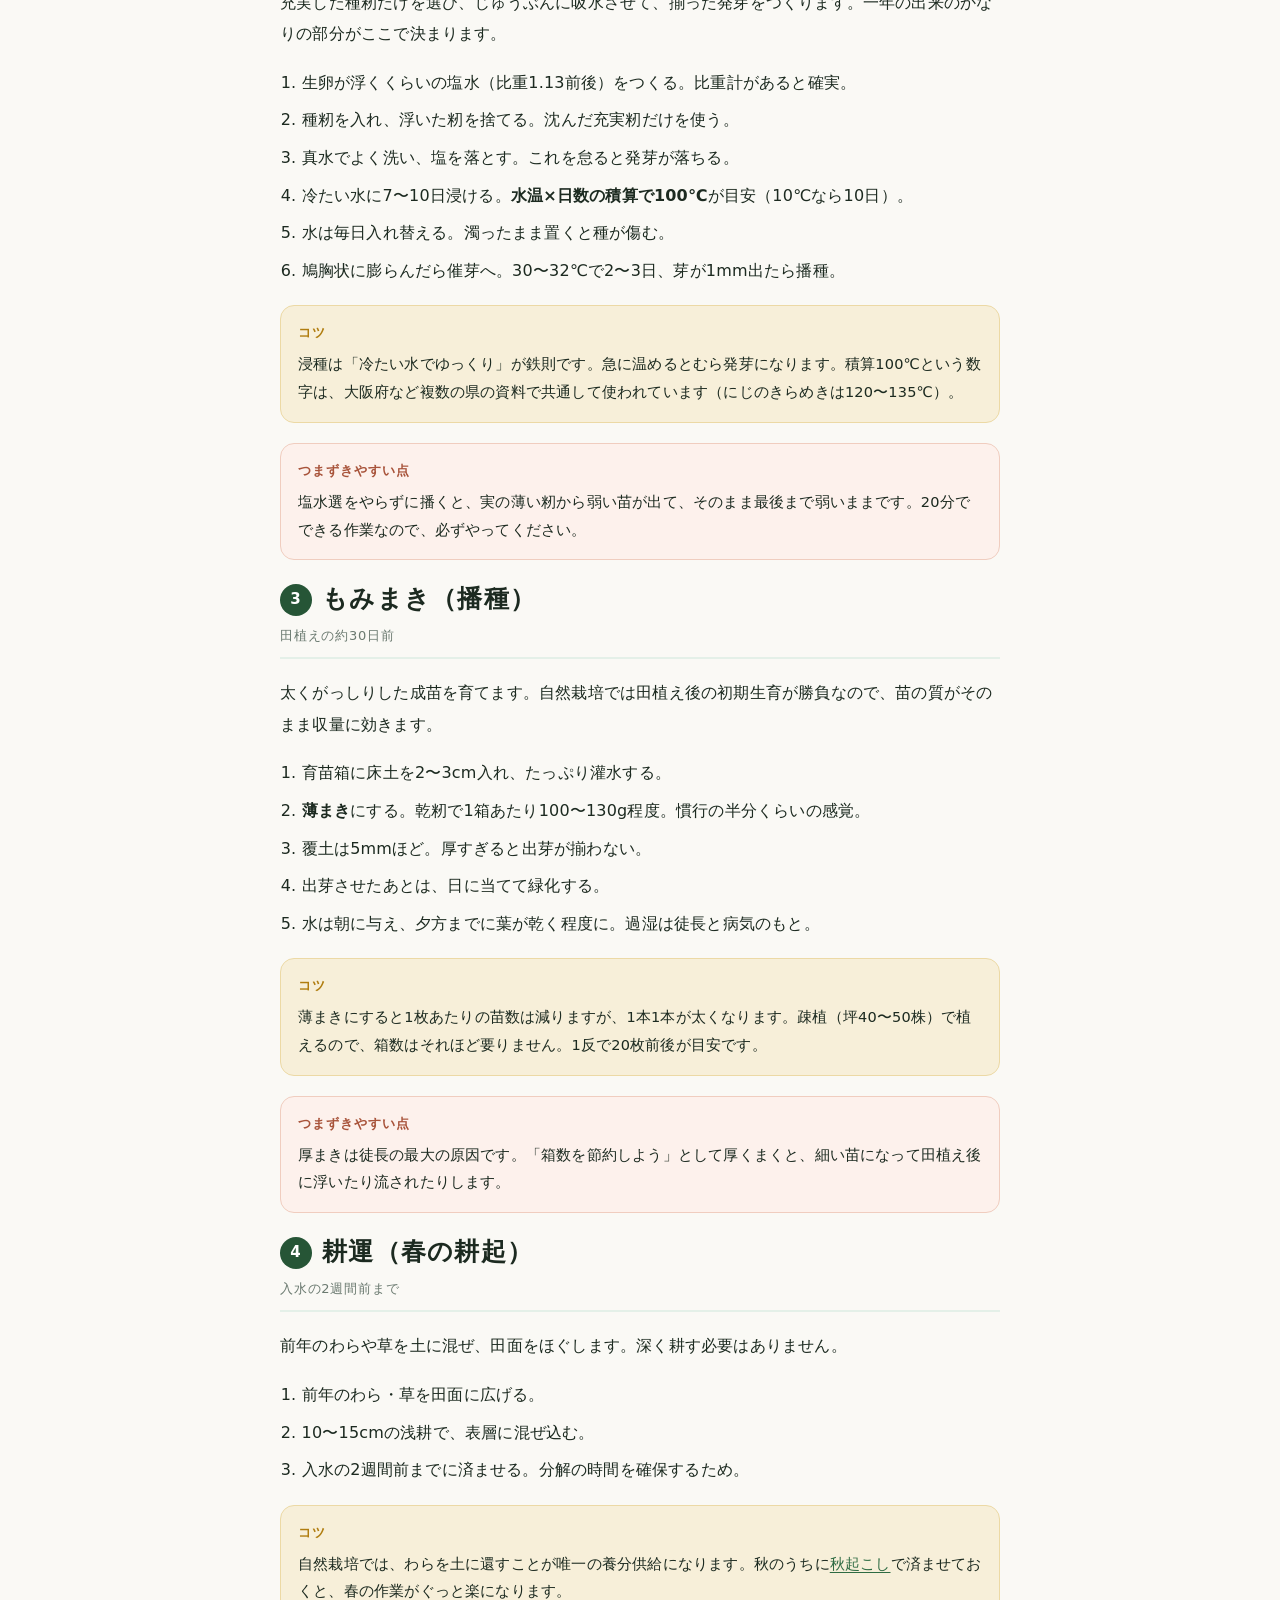
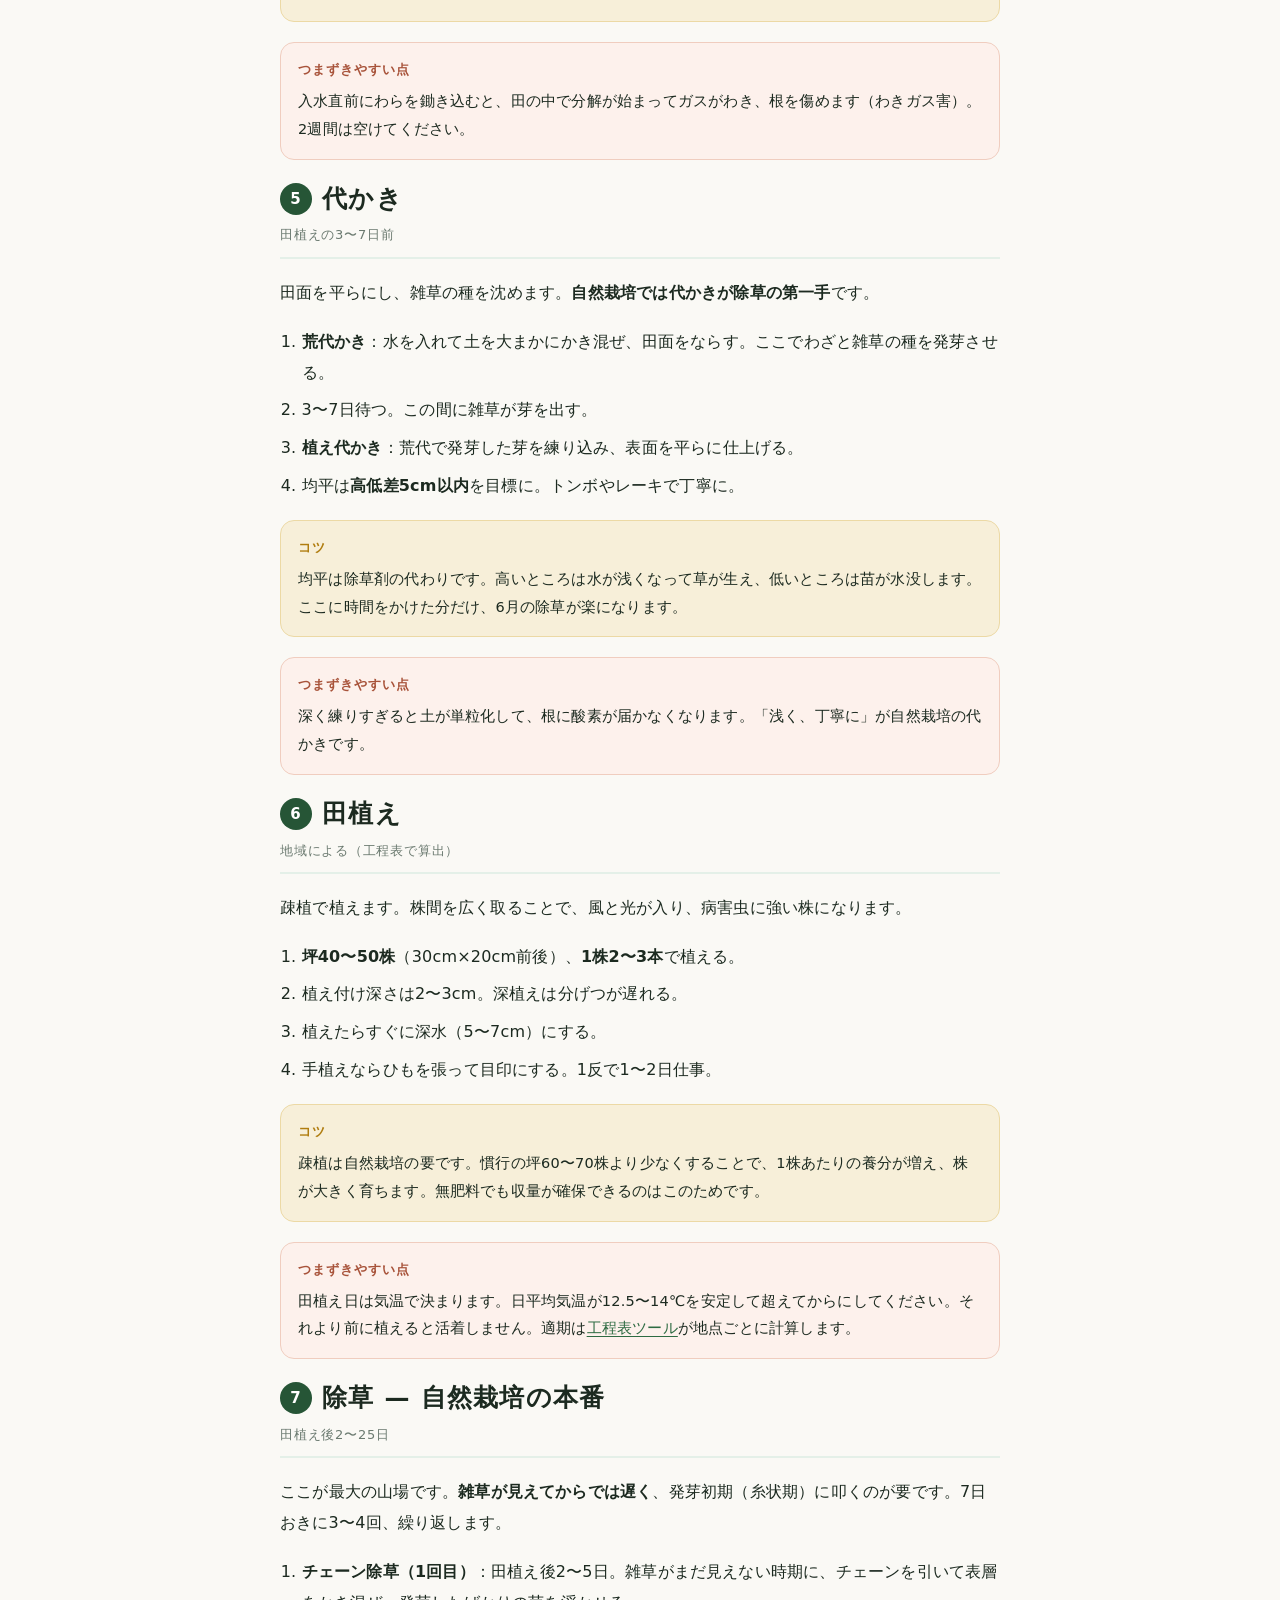
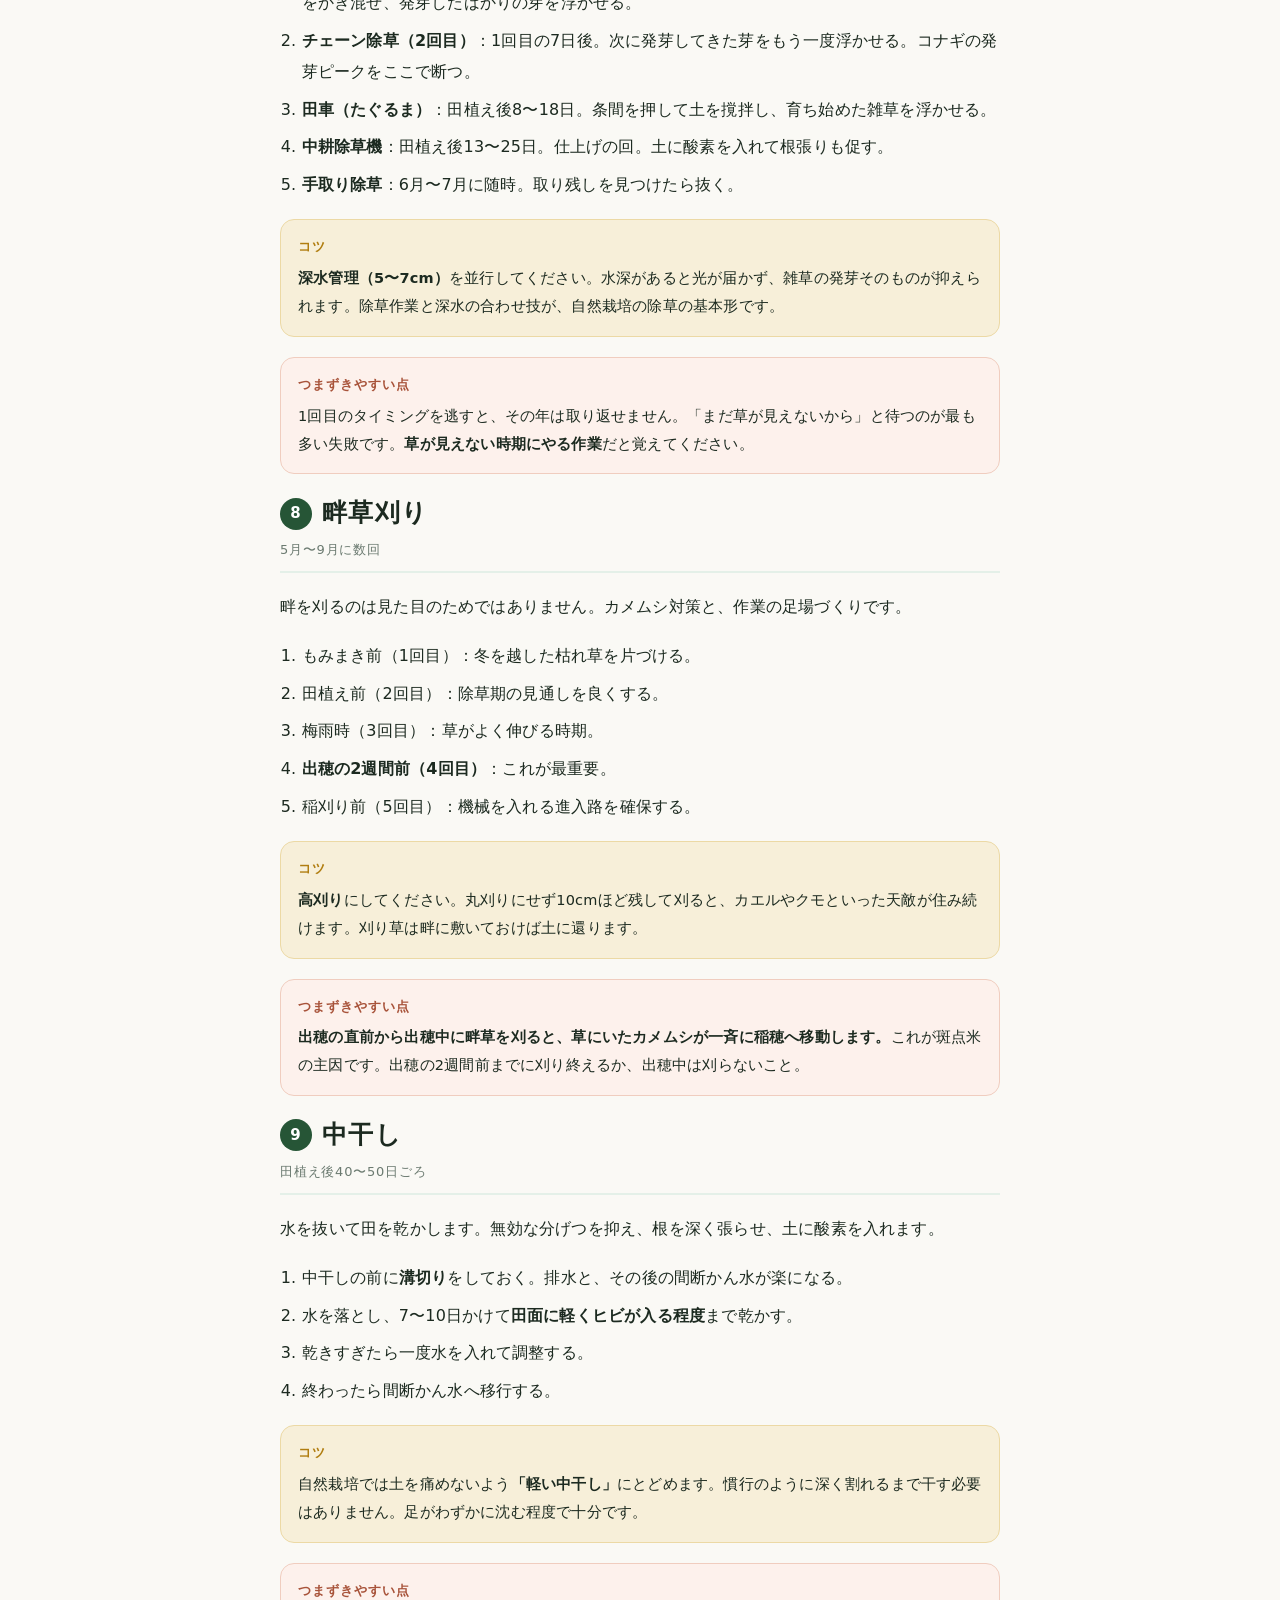
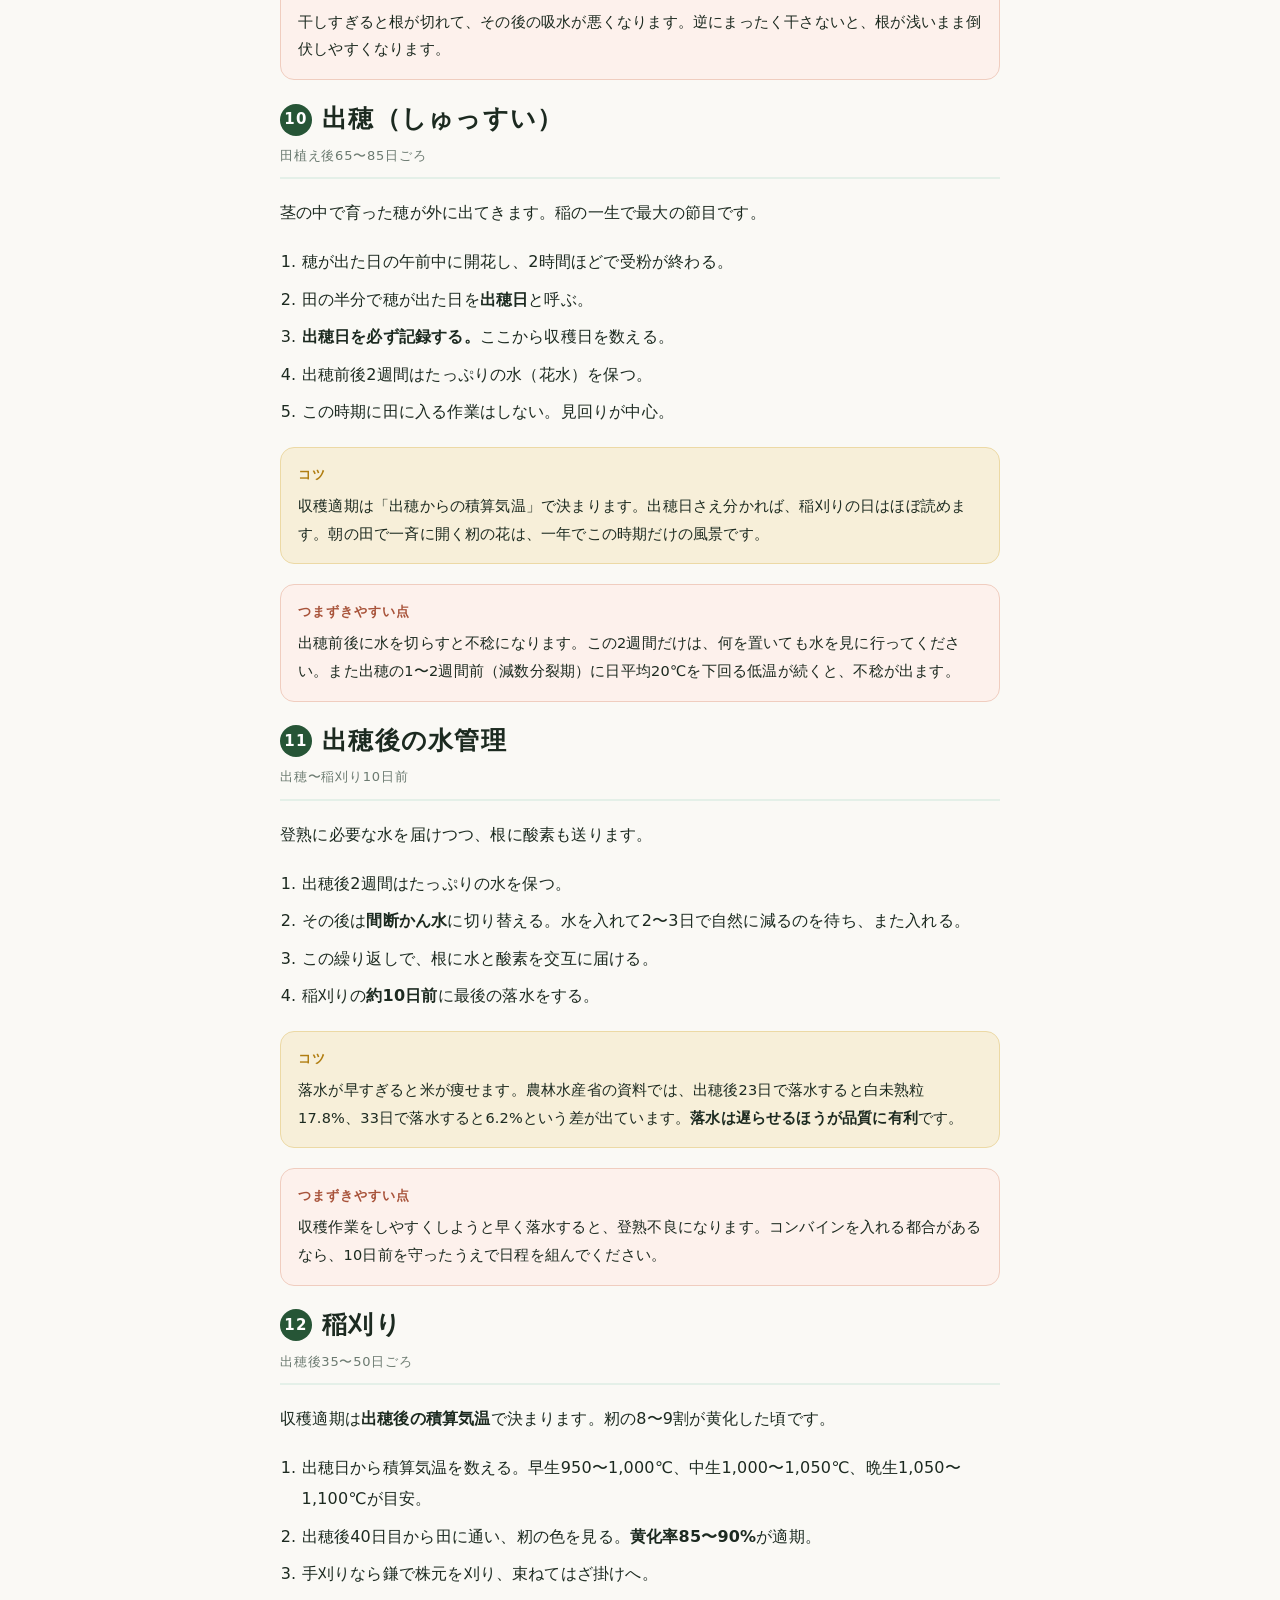
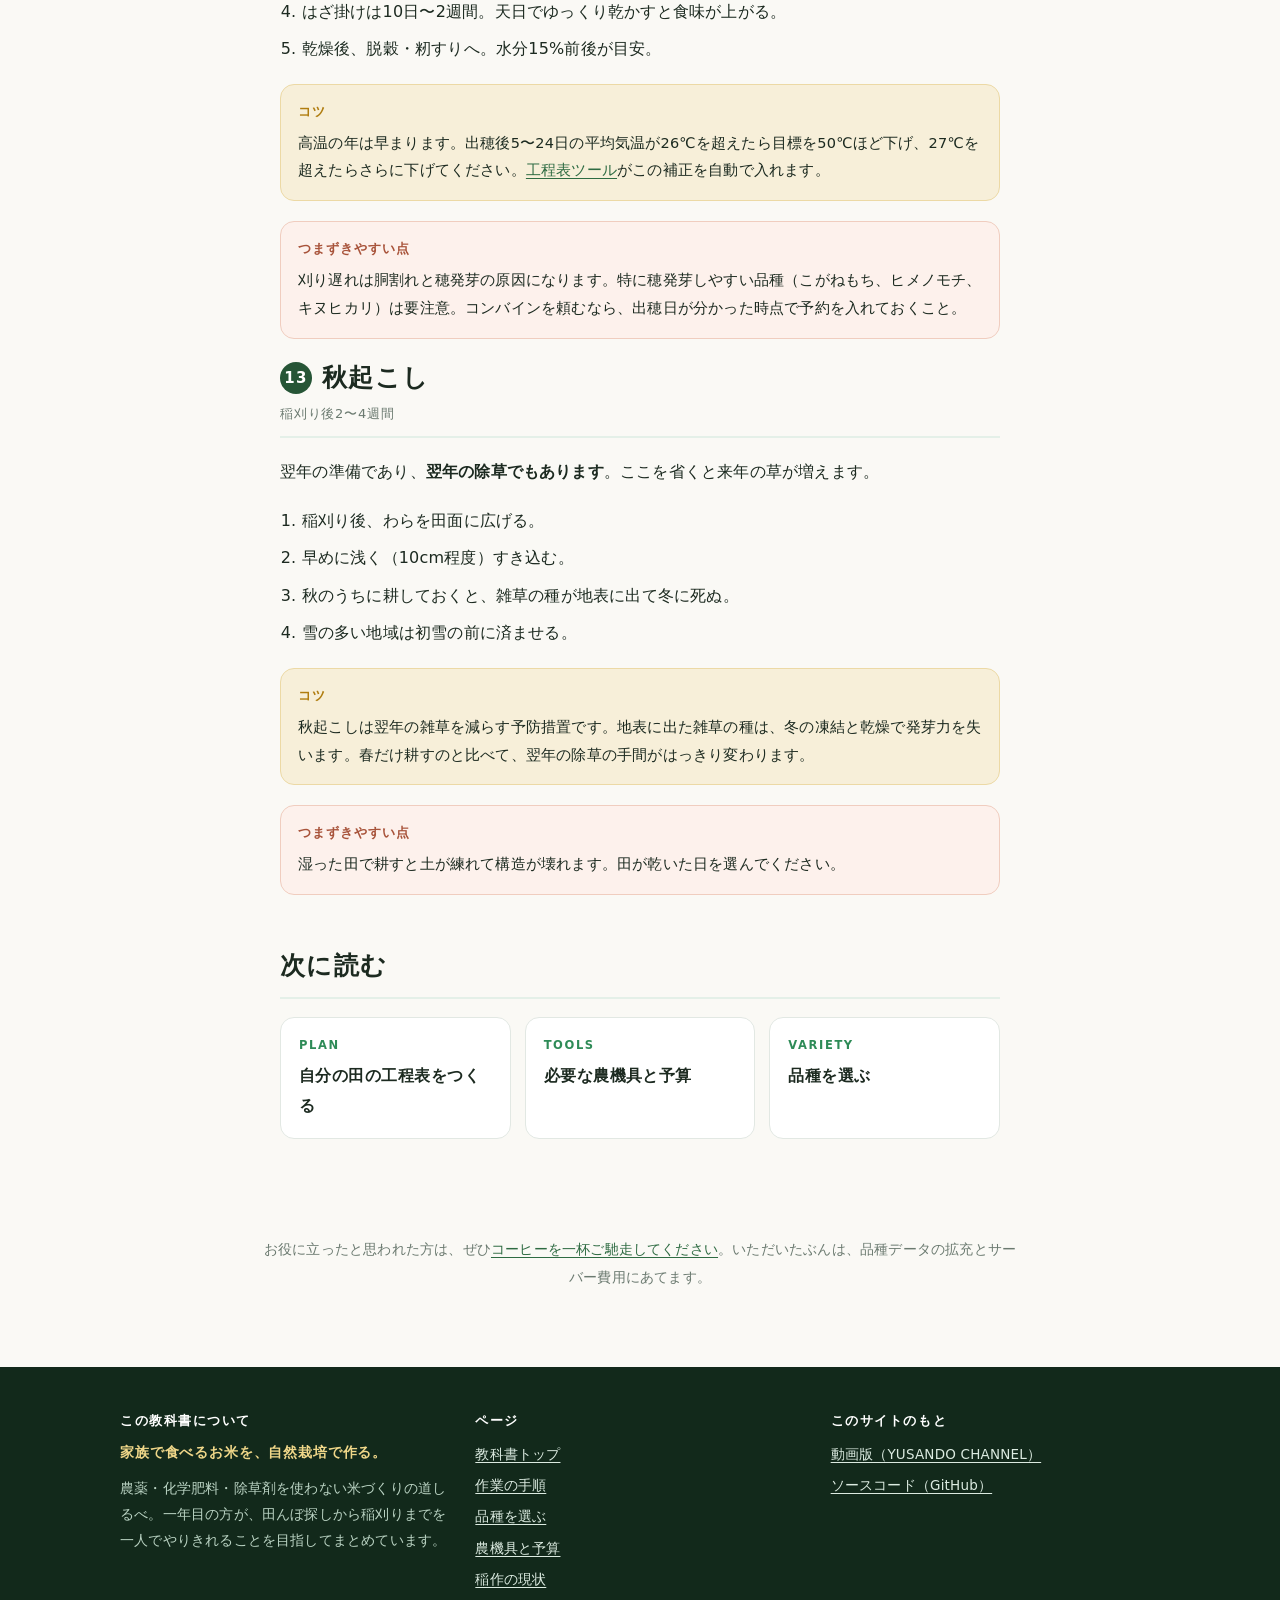
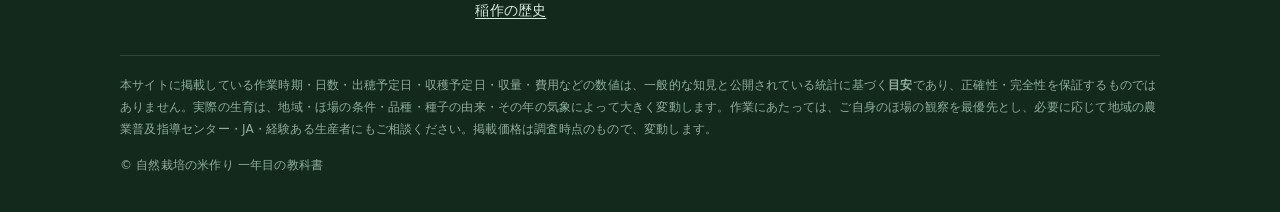
<file: sagyou.html>
<!doctype html>
<html lang="ja">
<head>
<meta charset="utf-8">
<meta name="viewport" content="width=device-width,initial-scale=1">
<title>作業の手順｜自然栽培の米作り 一年目の教科書</title>
<meta name="description" content="自然栽培の米づくり13工程を、目的・手順・コツ・つまずきやすい点の順に解説。塩水選、代かき、チェーン除草、中干し、出穂後の水管理、稲刈りの適期判断まで。">
<link rel="canonical" href="https://inasaku.yusando.com/sagyou.html">
<meta property="og:type" content="article">
<meta property="og:url" content="https://inasaku.yusando.com/sagyou.html">
<meta property="og:title" content="作業の手順｜自然栽培の米作り 一年目の教科書">
<meta property="og:description" content="自然栽培の米づくり13工程を、目的・手順・コツ・つまずきやすい点の順に解説。塩水選、代かき、チェーン除草、中干し、出穂後の水管理、稲刈りの適期判断まで。">
<meta property="og:site_name" content="自然栽培の米作り 一年目の教科書">
<meta name="twitter:card" content="summary_large_image">
<link rel="preconnect" href="https://fonts.googleapis.com">
<link rel="preconnect" href="https://fonts.gstatic.com" crossorigin>
<link rel="stylesheet" href="https://fonts.googleapis.com/css2?family=Shippori+Mincho:wght@400;600;700&display=swap">
<link rel="stylesheet" href="assets/site.css">

</head>
<body>
<header class="topbar"><div class="topbar-in"><a class="brand" href="index.html"><svg class="mark" viewBox="0 0 32 32" aria-hidden="true"><circle cx="16" cy="16" r="15" fill="#265536"/><path d="M16 25V12" stroke="#f0d789" stroke-width="1.8" stroke-linecap="round"/><path d="M16 13c0-3.4 2.3-6 5.4-6.6C21.1 9.9 19 12.4 16 13Z" fill="#f0d789"/><path d="M16 16c-3 0-5.3-2.3-5.8-5.4C13 11.2 15.2 13.2 16 16Z" fill="#8fc7a3"/><path d="M16 19.5c3 0 5.3-2.3 5.8-5.4-2.8.6-5 2.6-5.8 5.4Z" fill="#8fc7a3"/></svg><span class="txt">一年目の教科書</span></a><span class="bar-tag">家族で食べるお米を、自然栽培で作る。</span><nav class="navlinks" aria-label="サイト内"><a href="index.html">教科書トップ</a><a href="sagyou.html" aria-current="page">作業の手順</a><a href="hinshu.html">品種を選ぶ</a><a href="nouki.html">農機具と予算</a><a href="genjou.html">稲作の現状</a><a href="rekishi.html">稲作の歴史</a></nav></div></header>

<section class="pagehead"><div class="wrap">
<div class="kicker">HOW TO</div>
<h1>作業の手順</h1>
<p>土篩いから秋起こしまで、13の工程をひとつずつ。それぞれ「何のためにやるのか」「どうやるのか」「どこでつまずくのか」の順に書きました。日付は地域と品種で変わるので、<a href="index.html#tool" style="color:#f0d789">工程表ツール</a>で自分の田んぼの暦をつくってから読むと使いやすいはずです。</p>
</div></section>

<section class="band"><div class="wrap read">

<div class="note"><b>一年の勝負どころは6月です</b>もみまき〜育苗で数日、田植え1日、<b>6月の除草が週1〜2回×1時間半を1か月半</b>、畔草刈りが月1回、水見が週2〜3回×15分、稲刈り1日。時間の大半は「見に行く」ことに使われます。集中して働くのは6月の除草だけです。</div>

<div style="display:grid;gap:8px;grid-template-columns:repeat(auto-fit,minmax(220px,1fr));margin:0 0 8px"><a href="#tsuchifurui" style="display:flex;gap:10px;align-items:baseline;padding:9px 12px;border-radius:9px;text-decoration:none;color:var(--ink);background:var(--surface);border:1px solid var(--line)"><b style="color:var(--green-500);font-size:12.5px;min-width:1.4em">1</b><span style="font-size:14.5px">土篩い（つちふるい）</span></a><a href="#ensuisen" style="display:flex;gap:10px;align-items:baseline;padding:9px 12px;border-radius:9px;text-decoration:none;color:var(--ink);background:var(--surface);border:1px solid var(--line)"><b style="color:var(--green-500);font-size:12.5px;min-width:1.4em">2</b><span style="font-size:14.5px">塩水選と浸種</span></a><a href="#momimaki" style="display:flex;gap:10px;align-items:baseline;padding:9px 12px;border-radius:9px;text-decoration:none;color:var(--ink);background:var(--surface);border:1px solid var(--line)"><b style="color:var(--green-500);font-size:12.5px;min-width:1.4em">3</b><span style="font-size:14.5px">もみまき（播種）</span></a><a href="#kounn" style="display:flex;gap:10px;align-items:baseline;padding:9px 12px;border-radius:9px;text-decoration:none;color:var(--ink);background:var(--surface);border:1px solid var(--line)"><b style="color:var(--green-500);font-size:12.5px;min-width:1.4em">4</b><span style="font-size:14.5px">耕運（春の耕起）</span></a><a href="#shirokaki" style="display:flex;gap:10px;align-items:baseline;padding:9px 12px;border-radius:9px;text-decoration:none;color:var(--ink);background:var(--surface);border:1px solid var(--line)"><b style="color:var(--green-500);font-size:12.5px;min-width:1.4em">5</b><span style="font-size:14.5px">代かき</span></a><a href="#taue" style="display:flex;gap:10px;align-items:baseline;padding:9px 12px;border-radius:9px;text-decoration:none;color:var(--ink);background:var(--surface);border:1px solid var(--line)"><b style="color:var(--green-500);font-size:12.5px;min-width:1.4em">6</b><span style="font-size:14.5px">田植え</span></a><a href="#josou" style="display:flex;gap:10px;align-items:baseline;padding:9px 12px;border-radius:9px;text-decoration:none;color:var(--ink);background:var(--surface);border:1px solid var(--line)"><b style="color:var(--green-500);font-size:12.5px;min-width:1.4em">7</b><span style="font-size:14.5px">除草 — 自然栽培の本番</span></a><a href="#azekusa" style="display:flex;gap:10px;align-items:baseline;padding:9px 12px;border-radius:9px;text-decoration:none;color:var(--ink);background:var(--surface);border:1px solid var(--line)"><b style="color:var(--green-500);font-size:12.5px;min-width:1.4em">8</b><span style="font-size:14.5px">畔草刈り</span></a><a href="#nakaboshi" style="display:flex;gap:10px;align-items:baseline;padding:9px 12px;border-radius:9px;text-decoration:none;color:var(--ink);background:var(--surface);border:1px solid var(--line)"><b style="color:var(--green-500);font-size:12.5px;min-width:1.4em">9</b><span style="font-size:14.5px">中干し</span></a><a href="#shussui" style="display:flex;gap:10px;align-items:baseline;padding:9px 12px;border-radius:9px;text-decoration:none;color:var(--ink);background:var(--surface);border:1px solid var(--line)"><b style="color:var(--green-500);font-size:12.5px;min-width:1.4em">10</b><span style="font-size:14.5px">出穂（しゅっすい）</span></a><a href="#mizukanri" style="display:flex;gap:10px;align-items:baseline;padding:9px 12px;border-radius:9px;text-decoration:none;color:var(--ink);background:var(--surface);border:1px solid var(--line)"><b style="color:var(--green-500);font-size:12.5px;min-width:1.4em">11</b><span style="font-size:14.5px">出穂後の水管理</span></a><a href="#inekari" style="display:flex;gap:10px;align-items:baseline;padding:9px 12px;border-radius:9px;text-decoration:none;color:var(--ink);background:var(--surface);border:1px solid var(--line)"><b style="color:var(--green-500);font-size:12.5px;min-width:1.4em">12</b><span style="font-size:14.5px">稲刈り</span></a><a href="#akiokoshi" style="display:flex;gap:10px;align-items:baseline;padding:9px 12px;border-radius:9px;text-decoration:none;color:var(--ink);background:var(--surface);border:1px solid var(--line)"><b style="color:var(--green-500);font-size:12.5px;min-width:1.4em">13</b><span style="font-size:14.5px">秋起こし</span></a></div>

<section id="tsuchifurui" style="scroll-margin-top:70px"><h2 class="rule"><span style="display:inline-grid;place-items:center;width:32px;height:32px;border-radius:50%;background:var(--green-700);color:#fff;font-size:15px;margin-right:10px;vertical-align:3px">1</span>土篩い（つちふるい）<span style="display:block;font-size:13px;font-weight:400;color:var(--ink-3);letter-spacing:.06em;margin-top:8px">冬〜早春</span></h2><p>育苗用の床土をつくります。自然栽培では市販の肥料入り培土が使えないので、田の土か畑の土を篩っておきます。</p><ol><li>田んぼか畑から、前年に肥料を入れていない土を採る。表土より少し下の層が使いやすい。</li><li>冬のあいだに凍らせ、乾かして、雑草の種と病原菌を減らす。</li><li>5mm前後の篩でふるい、石と根を除く。育苗箱1枚あたり約4Lが目安。</li><li>燻炭を1〜2割混ぜると通気と保水のバランスが良くなる。</li></ol><div class="tip"><b>コツ</b>床土は前年の秋から準備しておくと楽です。凍結と乾燥を繰り返した土は、ほぐれがよく雑草も出にくくなります。市販品を使うなら必ず「無肥料」表記のものを。</div><div class="warnbox"><b>つまずきやすい点</b>肥料入りの培土を使うと、苗が徒長して田植え後に倒れやすくなります。自然栽培では「小さくても太い苗」を目指すので、養分は要りません。</div></section><section id="ensuisen" style="scroll-margin-top:70px"><h2 class="rule"><span style="display:inline-grid;place-items:center;width:32px;height:32px;border-radius:50%;background:var(--green-700);color:#fff;font-size:15px;margin-right:10px;vertical-align:3px">2</span>塩水選と浸種<span style="display:block;font-size:13px;font-weight:400;color:var(--ink-3);letter-spacing:.06em;margin-top:8px">もみまきの10日前</span></h2><p>充実した種籾だけを選び、じゅうぶんに吸水させて、揃った発芽をつくります。一年の出来のかなりの部分がここで決まります。</p><ol><li>生卵が浮くくらいの塩水（比重1.13前後）をつくる。比重計があると確実。</li><li>種籾を入れ、浮いた籾を捨てる。沈んだ充実籾だけを使う。</li><li>真水でよく洗い、塩を落とす。これを怠ると発芽が落ちる。</li><li>冷たい水に7〜10日浸ける。<b>水温×日数の積算で100℃</b>が目安（10℃なら10日）。</li><li>水は毎日入れ替える。濁ったまま置くと種が傷む。</li><li>鳩胸状に膨らんだら催芽へ。30〜32℃で2〜3日、芽が1mm出たら播種。</li></ol><div class="tip"><b>コツ</b>浸種は「冷たい水でゆっくり」が鉄則です。急に温めるとむら発芽になります。積算100℃という数字は、大阪府など複数の県の資料で共通して使われています（にじのきらめきは120〜135℃）。</div><div class="warnbox"><b>つまずきやすい点</b>塩水選をやらずに播くと、実の薄い籾から弱い苗が出て、そのまま最後まで弱いままです。20分でできる作業なので、必ずやってください。</div></section><section id="momimaki" style="scroll-margin-top:70px"><h2 class="rule"><span style="display:inline-grid;place-items:center;width:32px;height:32px;border-radius:50%;background:var(--green-700);color:#fff;font-size:15px;margin-right:10px;vertical-align:3px">3</span>もみまき（播種）<span style="display:block;font-size:13px;font-weight:400;color:var(--ink-3);letter-spacing:.06em;margin-top:8px">田植えの約30日前</span></h2><p>太くがっしりした成苗を育てます。自然栽培では田植え後の初期生育が勝負なので、苗の質がそのまま収量に効きます。</p><ol><li>育苗箱に床土を2〜3cm入れ、たっぷり灌水する。</li><li><b>薄まき</b>にする。乾籾で1箱あたり100〜130g程度。慣行の半分くらいの感覚。</li><li>覆土は5mmほど。厚すぎると出芽が揃わない。</li><li>出芽させたあとは、日に当てて緑化する。</li><li>水は朝に与え、夕方までに葉が乾く程度に。過湿は徒長と病気のもと。</li></ol><div class="tip"><b>コツ</b>薄まきにすると1枚あたりの苗数は減りますが、1本1本が太くなります。疎植（坪40〜50株）で植えるので、箱数はそれほど要りません。1反で20枚前後が目安です。</div><div class="warnbox"><b>つまずきやすい点</b>厚まきは徒長の最大の原因です。「箱数を節約しよう」として厚くまくと、細い苗になって田植え後に浮いたり流されたりします。</div></section><section id="kounn" style="scroll-margin-top:70px"><h2 class="rule"><span style="display:inline-grid;place-items:center;width:32px;height:32px;border-radius:50%;background:var(--green-700);color:#fff;font-size:15px;margin-right:10px;vertical-align:3px">4</span>耕運（春の耕起）<span style="display:block;font-size:13px;font-weight:400;color:var(--ink-3);letter-spacing:.06em;margin-top:8px">入水の2週間前まで</span></h2><p>前年のわらや草を土に混ぜ、田面をほぐします。深く耕す必要はありません。</p><ol><li>前年のわら・草を田面に広げる。</li><li>10〜15cmの浅耕で、表層に混ぜ込む。</li><li>入水の2週間前までに済ませる。分解の時間を確保するため。</li></ol><div class="tip"><b>コツ</b>自然栽培では、わらを土に還すことが唯一の養分供給になります。秋のうちに<a href="#akiokoshi">秋起こし</a>で済ませておくと、春の作業がぐっと楽になります。</div><div class="warnbox"><b>つまずきやすい点</b>入水直前にわらを鋤き込むと、田の中で分解が始まってガスがわき、根を傷めます（わきガス害）。2週間は空けてください。</div></section><section id="shirokaki" style="scroll-margin-top:70px"><h2 class="rule"><span style="display:inline-grid;place-items:center;width:32px;height:32px;border-radius:50%;background:var(--green-700);color:#fff;font-size:15px;margin-right:10px;vertical-align:3px">5</span>代かき<span style="display:block;font-size:13px;font-weight:400;color:var(--ink-3);letter-spacing:.06em;margin-top:8px">田植えの3〜7日前</span></h2><p>田面を平らにし、雑草の種を沈めます。<b>自然栽培では代かきが除草の第一手</b>です。</p><ol><li><b>荒代かき</b>：水を入れて土を大まかにかき混ぜ、田面をならす。ここでわざと雑草の種を発芽させる。</li><li>3〜7日待つ。この間に雑草が芽を出す。</li><li><b>植え代かき</b>：荒代で発芽した芽を練り込み、表面を平らに仕上げる。</li><li>均平は<b>高低差5cm以内</b>を目標に。トンボやレーキで丁寧に。</li></ol><div class="tip"><b>コツ</b>均平は除草剤の代わりです。高いところは水が浅くなって草が生え、低いところは苗が水没します。ここに時間をかけた分だけ、6月の除草が楽になります。</div><div class="warnbox"><b>つまずきやすい点</b>深く練りすぎると土が単粒化して、根に酸素が届かなくなります。「浅く、丁寧に」が自然栽培の代かきです。</div></section><section id="taue" style="scroll-margin-top:70px"><h2 class="rule"><span style="display:inline-grid;place-items:center;width:32px;height:32px;border-radius:50%;background:var(--green-700);color:#fff;font-size:15px;margin-right:10px;vertical-align:3px">6</span>田植え<span style="display:block;font-size:13px;font-weight:400;color:var(--ink-3);letter-spacing:.06em;margin-top:8px">地域による（工程表で算出）</span></h2><p>疎植で植えます。株間を広く取ることで、風と光が入り、病害虫に強い株になります。</p><ol><li><b>坪40〜50株</b>（30cm×20cm前後）、<b>1株2〜3本</b>で植える。</li><li>植え付け深さは2〜3cm。深植えは分げつが遅れる。</li><li>植えたらすぐに深水（5〜7cm）にする。</li><li>手植えならひもを張って目印にする。1反で1〜2日仕事。</li></ol><div class="tip"><b>コツ</b>疎植は自然栽培の要です。慣行の坪60〜70株より少なくすることで、1株あたりの養分が増え、株が大きく育ちます。無肥料でも収量が確保できるのはこのためです。</div><div class="warnbox"><b>つまずきやすい点</b>田植え日は気温で決まります。日平均気温が12.5〜14℃を安定して超えてからにしてください。それより前に植えると活着しません。適期は<a href="index.html#tool">工程表ツール</a>が地点ごとに計算します。</div></section><section id="josou" style="scroll-margin-top:70px"><h2 class="rule"><span style="display:inline-grid;place-items:center;width:32px;height:32px;border-radius:50%;background:var(--green-700);color:#fff;font-size:15px;margin-right:10px;vertical-align:3px">7</span>除草 — 自然栽培の本番<span style="display:block;font-size:13px;font-weight:400;color:var(--ink-3);letter-spacing:.06em;margin-top:8px">田植え後2〜25日</span></h2><p>ここが最大の山場です。<b>雑草が見えてからでは遅く</b>、発芽初期（糸状期）に叩くのが要です。7日おきに3〜4回、繰り返します。</p><ol><li><b>チェーン除草（1回目）</b>：田植え後2〜5日。雑草がまだ見えない時期に、チェーンを引いて表層をかき混ぜ、発芽したばかりの芽を浮かせる。</li><li><b>チェーン除草（2回目）</b>：1回目の7日後。次に発芽してきた芽をもう一度浮かせる。コナギの発芽ピークをここで断つ。</li><li><b>田車（たぐるま）</b>：田植え後8〜18日。条間を押して土を撹拌し、育ち始めた雑草を浮かせる。</li><li><b>中耕除草機</b>：田植え後13〜25日。仕上げの回。土に酸素を入れて根張りも促す。</li><li><b>手取り除草</b>：6月〜7月に随時。取り残しを見つけたら抜く。</li></ol><div class="tip"><b>コツ</b><b>深水管理（5〜7cm）</b>を並行してください。水深があると光が届かず、雑草の発芽そのものが抑えられます。除草作業と深水の合わせ技が、自然栽培の除草の基本形です。</div><div class="warnbox"><b>つまずきやすい点</b>1回目のタイミングを逃すと、その年は取り返せません。「まだ草が見えないから」と待つのが最も多い失敗です。<b>草が見えない時期にやる作業</b>だと覚えてください。</div></section><section id="azekusa" style="scroll-margin-top:70px"><h2 class="rule"><span style="display:inline-grid;place-items:center;width:32px;height:32px;border-radius:50%;background:var(--green-700);color:#fff;font-size:15px;margin-right:10px;vertical-align:3px">8</span>畔草刈り<span style="display:block;font-size:13px;font-weight:400;color:var(--ink-3);letter-spacing:.06em;margin-top:8px">5月〜9月に数回</span></h2><p>畔を刈るのは見た目のためではありません。カメムシ対策と、作業の足場づくりです。</p><ol><li>もみまき前（1回目）：冬を越した枯れ草を片づける。</li><li>田植え前（2回目）：除草期の見通しを良くする。</li><li>梅雨時（3回目）：草がよく伸びる時期。</li><li><b>出穂の2週間前（4回目）</b>：これが最重要。</li><li>稲刈り前（5回目）：機械を入れる進入路を確保する。</li></ol><div class="tip"><b>コツ</b><b>高刈り</b>にしてください。丸刈りにせず10cmほど残して刈ると、カエルやクモといった天敵が住み続けます。刈り草は畔に敷いておけば土に還ります。</div><div class="warnbox"><b>つまずきやすい点</b><b>出穂の直前から出穂中に畔草を刈ると、草にいたカメムシが一斉に稲穂へ移動します。</b>これが斑点米の主因です。出穂の2週間前までに刈り終えるか、出穂中は刈らないこと。</div></section><section id="nakaboshi" style="scroll-margin-top:70px"><h2 class="rule"><span style="display:inline-grid;place-items:center;width:32px;height:32px;border-radius:50%;background:var(--green-700);color:#fff;font-size:15px;margin-right:10px;vertical-align:3px">9</span>中干し<span style="display:block;font-size:13px;font-weight:400;color:var(--ink-3);letter-spacing:.06em;margin-top:8px">田植え後40〜50日ごろ</span></h2><p>水を抜いて田を乾かします。無効な分げつを抑え、根を深く張らせ、土に酸素を入れます。</p><ol><li>中干しの前に<b>溝切り</b>をしておく。排水と、その後の間断かん水が楽になる。</li><li>水を落とし、7〜10日かけて<b>田面に軽くヒビが入る程度</b>まで乾かす。</li><li>乾きすぎたら一度水を入れて調整する。</li><li>終わったら間断かん水へ移行する。</li></ol><div class="tip"><b>コツ</b>自然栽培では土を痛めないよう<b>「軽い中干し」</b>にとどめます。慣行のように深く割れるまで干す必要はありません。足がわずかに沈む程度で十分です。</div><div class="warnbox"><b>つまずきやすい点</b>干しすぎると根が切れて、その後の吸水が悪くなります。逆にまったく干さないと、根が浅いまま倒伏しやすくなります。</div></section><section id="shussui" style="scroll-margin-top:70px"><h2 class="rule"><span style="display:inline-grid;place-items:center;width:32px;height:32px;border-radius:50%;background:var(--green-700);color:#fff;font-size:15px;margin-right:10px;vertical-align:3px">10</span>出穂（しゅっすい）<span style="display:block;font-size:13px;font-weight:400;color:var(--ink-3);letter-spacing:.06em;margin-top:8px">田植え後65〜85日ごろ</span></h2><p>茎の中で育った穂が外に出てきます。稲の一生で最大の節目です。</p><ol><li>穂が出た日の午前中に開花し、2時間ほどで受粉が終わる。</li><li>田の半分で穂が出た日を<b>出穂日</b>と呼ぶ。</li><li><b>出穂日を必ず記録する。</b>ここから収穫日を数える。</li><li>出穂前後2週間はたっぷりの水（花水）を保つ。</li><li>この時期に田に入る作業はしない。見回りが中心。</li></ol><div class="tip"><b>コツ</b>収穫適期は「出穂からの積算気温」で決まります。出穂日さえ分かれば、稲刈りの日はほぼ読めます。朝の田で一斉に開く籾の花は、一年でこの時期だけの風景です。</div><div class="warnbox"><b>つまずきやすい点</b>出穂前後に水を切らすと不稔になります。この2週間だけは、何を置いても水を見に行ってください。また出穂の1〜2週間前（減数分裂期）に日平均20℃を下回る低温が続くと、不稔が出ます。</div></section><section id="mizukanri" style="scroll-margin-top:70px"><h2 class="rule"><span style="display:inline-grid;place-items:center;width:32px;height:32px;border-radius:50%;background:var(--green-700);color:#fff;font-size:15px;margin-right:10px;vertical-align:3px">11</span>出穂後の水管理<span style="display:block;font-size:13px;font-weight:400;color:var(--ink-3);letter-spacing:.06em;margin-top:8px">出穂〜稲刈り10日前</span></h2><p>登熟に必要な水を届けつつ、根に酸素も送ります。</p><ol><li>出穂後2週間はたっぷりの水を保つ。</li><li>その後は<b>間断かん水</b>に切り替える。水を入れて2〜3日で自然に減るのを待ち、また入れる。</li><li>この繰り返しで、根に水と酸素を交互に届ける。</li><li>稲刈りの<b>約10日前</b>に最後の落水をする。</li></ol><div class="tip"><b>コツ</b>落水が早すぎると米が痩せます。農林水産省の資料では、出穂後23日で落水すると白未熟粒17.8%、33日で落水すると6.2%という差が出ています。<b>落水は遅らせるほうが品質に有利</b>です。</div><div class="warnbox"><b>つまずきやすい点</b>収穫作業をしやすくしようと早く落水すると、登熟不良になります。コンバインを入れる都合があるなら、10日前を守ったうえで日程を組んでください。</div></section><section id="inekari" style="scroll-margin-top:70px"><h2 class="rule"><span style="display:inline-grid;place-items:center;width:32px;height:32px;border-radius:50%;background:var(--green-700);color:#fff;font-size:15px;margin-right:10px;vertical-align:3px">12</span>稲刈り<span style="display:block;font-size:13px;font-weight:400;color:var(--ink-3);letter-spacing:.06em;margin-top:8px">出穂後35〜50日ごろ</span></h2><p>収穫適期は<b>出穂後の積算気温</b>で決まります。籾の8〜9割が黄化した頃です。</p><ol><li>出穂日から積算気温を数える。早生950〜1,000℃、中生1,000〜1,050℃、晩生1,050〜1,100℃が目安。</li><li>出穂後40日目から田に通い、籾の色を見る。<b>黄化率85〜90%</b>が適期。</li><li>手刈りなら鎌で株元を刈り、束ねてはざ掛けへ。</li><li>はざ掛けは10日〜2週間。天日でゆっくり乾かすと食味が上がる。</li><li>乾燥後、脱穀・籾すりへ。水分15%前後が目安。</li></ol><div class="tip"><b>コツ</b>高温の年は早まります。出穂後5〜24日の平均気温が26℃を超えたら目標を50℃ほど下げ、27℃を超えたらさらに下げてください。<a href="index.html#tool">工程表ツール</a>がこの補正を自動で入れます。</div><div class="warnbox"><b>つまずきやすい点</b>刈り遅れは胴割れと穂発芽の原因になります。特に穂発芽しやすい品種（こがねもち、ヒメノモチ、キヌヒカリ）は要注意。コンバインを頼むなら、出穂日が分かった時点で予約を入れておくこと。</div></section><section id="akiokoshi" style="scroll-margin-top:70px"><h2 class="rule"><span style="display:inline-grid;place-items:center;width:32px;height:32px;border-radius:50%;background:var(--green-700);color:#fff;font-size:15px;margin-right:10px;vertical-align:3px">13</span>秋起こし<span style="display:block;font-size:13px;font-weight:400;color:var(--ink-3);letter-spacing:.06em;margin-top:8px">稲刈り後2〜4週間</span></h2><p>翌年の準備であり、<b>翌年の除草でもあります</b>。ここを省くと来年の草が増えます。</p><ol><li>稲刈り後、わらを田面に広げる。</li><li>早めに浅く（10cm程度）すき込む。</li><li>秋のうちに耕しておくと、雑草の種が地表に出て冬に死ぬ。</li><li>雪の多い地域は初雪の前に済ませる。</li></ol><div class="tip"><b>コツ</b>秋起こしは翌年の雑草を減らす予防措置です。地表に出た雑草の種は、冬の凍結と乾燥で発芽力を失います。春だけ耕すのと比べて、翌年の除草の手間がはっきり変わります。</div><div class="warnbox"><b>つまずきやすい点</b>湿った田で耕すと土が練れて構造が壊れます。田が乾いた日を選んでください。</div></section>

<h2 class="rule">次に読む</h2>
<div class="nextnav"><a href="index.html#tool"><div class="k">PLAN</div><div class="t">自分の田の工程表をつくる</div></a><a href="nouki.html"><div class="k">TOOLS</div><div class="t">必要な農機具と予算</div></a><a href="hinshu.html"><div class="k">VARIETY</div><div class="t">品種を選ぶ</div></a></div>

</div></section>

<section class="supportband"><div class="wrap">
<p class="support-line">お役に立ったと思われた方は、ぜひ<a href="https://buymeacoffee.com/quietsheep" target="_blank" rel="noopener noreferrer">コーヒーを一杯ご馳走してください</a>。いただいたぶんは、品種データの拡充とサーバー費用にあてます。</p>
</div></section>
<footer class="sitefoot"><div class="wrap">
<div class="foot-grid">
<div>
<h4>この教科書について</h4>
<p class="foot-tag">家族で食べるお米を、自然栽培で作る。</p>
<p style="margin:0">農薬・化学肥料・除草剤を使わない米づくりの道しるべ。一年目の方が、田んぼ探しから稲刈りまでを一人でやりきれることを目指してまとめています。</p>
</div>
<div>
<h4>ページ</h4>
<ul><li><a href="index.html">教科書トップ</a></li><li><a href="sagyou.html">作業の手順</a></li><li><a href="hinshu.html">品種を選ぶ</a></li><li><a href="nouki.html">農機具と予算</a></li><li><a href="genjou.html">稲作の現状</a></li><li><a href="rekishi.html">稲作の歴史</a></li></ul>
</div>
<div>
<h4>このサイトのもと</h4>
<ul>
<li><a href="https://www.youtube.com/watch?v=jaX9OwiZDI0" target="_blank" rel="noopener">動画版（YUSANDO CHANNEL）</a></li>
<li><a href="https://github.com/Yusandonatural/inasaku" target="_blank" rel="noopener">ソースコード（GitHub）</a></li>
</ul>
</div>
</div>
<div class="foot-btm">
<p class="disclaimer" style="margin:0">本サイトに掲載している作業時期・日数・出穂予定日・収穫予定日・収量・費用などの数値は、一般的な知見と公開されている統計に基づく<b>目安</b>であり、正確性・完全性を保証するものではありません。実際の生育は、地域・ほ場の条件・品種・種子の由来・その年の気象によって大きく変動します。作業にあたっては、ご自身のほ場の観察を最優先とし、必要に応じて地域の農業普及指導センター・JA・経験ある生産者にもご相談ください。掲載価格は調査時点のもので、変動します。</p>
<p style="margin:14px 0 0">© 自然栽培の米作り 一年目の教科書</p>
</div>
</div></footer>
</body>
</html>
</file>
<file: assets/site.css>
@charset "utf-8";
/* 自然栽培の米作り 一年目の教科書 — 共通スタイル
   株式会社悠三堂 */

:root{
  --ink:#1c2a20;
  --ink-2:#3d4d42;
  --ink-3:#6b7a70;
  --line:#e2e8e3;
  --line-2:#cfd9d1;

  --bg:#faf9f5;
  --surface:#ffffff;
  --surface-2:#f3f6f2;

  --green-900:#12291b;
  --green-800:#1c4029;
  --green-700:#265536;
  --green-600:#2e6b42;
  --green-500:#2e8b57;
  --green-100:#e4f0e8;
  --green-50:#f0f7f2;

  --gold:#b07d10;
  --gold-100:#f7efd9;
  --earth:#6b4f2a;
  --clay:#a8533a;

  --data:#2e8b57;
  --mincho:"Shippori Mincho","Shippori Mincho B1","Noto Serif JP","Noto Serif CJK JP","Hiragino Mincho ProN","Yu Mincho",YuMincho,serif;
  --data-soft:#cde8d9;

  --r-sm:8px; --r:14px; --r-lg:22px;
  --sh-1:0 1px 2px rgba(18,41,27,.06), 0 2px 8px rgba(18,41,27,.05);
  --sh-2:0 4px 14px rgba(18,41,27,.09), 0 12px 32px rgba(18,41,27,.07);
  --max:1080px;
  --read:760px;
}

*,*::before,*::after{box-sizing:border-box;}
html{-webkit-text-size-adjust:100%;scroll-behavior:smooth;scroll-padding-top:64px;}
body{
  margin:0;background:var(--bg);color:var(--ink);
  font-family:"Hiragino Kaku Gothic ProN","Hiragino Sans","Yu Gothic","Noto Sans JP",Meiryo,system-ui,sans-serif;
  font-size:16px;line-height:1.95;letter-spacing:.012em;
  -webkit-font-smoothing:antialiased;text-rendering:optimizeLegibility;
}
img,svg{max-width:100%;height:auto;}
a{color:var(--green-600);text-underline-offset:3px;text-decoration-thickness:1px;}
a:hover{color:var(--green-500);}
h1,h2,h3,h4{line-height:1.5;font-weight:700;margin:0;letter-spacing:.02em;}
p{margin:0 0 1.1em;}
ul,ol{margin:0 0 1.2em;padding-left:1.35em;}
li{margin-bottom:.4em;}
b,strong{font-weight:700;}
:focus-visible{outline:3px solid var(--green-500);outline-offset:2px;border-radius:4px;}

.wrap{max-width:var(--max);margin:0 auto;padding:0 20px;}
.read{max-width:var(--read);margin-left:auto;margin-right:auto;}
.sr{position:absolute;width:1px;height:1px;overflow:hidden;clip:rect(0 0 0 0);white-space:nowrap;}

/* ---------- ヘッダー ---------- */
.topbar{
  position:sticky;top:0;z-index:50;
  background:rgba(250,249,245,.88);backdrop-filter:saturate(1.6) blur(12px);
  border-bottom:1px solid var(--line);
}
.topbar-in{max-width:var(--max);margin:0 auto;padding:10px 20px;display:flex;align-items:center;gap:18px;}
.brand{display:flex;align-items:center;gap:9px;font-weight:700;font-size:15px;color:var(--green-800);text-decoration:none;flex:0 0 auto;letter-spacing:.04em;}
.brand:hover{color:var(--green-600);}
.brand .mark{width:26px;height:26px;flex:0 0 auto;}
.bar-tag{font-size:12.5px;font-weight:600;letter-spacing:.1em;color:var(--green-600);white-space:nowrap;padding-left:16px;border-left:1px solid var(--line);}
.navlinks{display:flex;gap:2px;overflow-x:auto;scrollbar-width:none;margin-left:auto;}
.navlinks::-webkit-scrollbar{display:none;}
.navlinks a{
  flex:0 0 auto;font-size:13.5px;font-weight:600;color:var(--ink-2);text-decoration:none;
  padding:7px 12px;border-radius:999px;white-space:nowrap;transition:background .12s,color .12s;
}
.navlinks a:hover{background:var(--green-100);color:var(--green-700);}
.navlinks a[aria-current="page"]{background:var(--green-700);color:#fff;}

/* ---------- ヒーロー ---------- */
.tophero{position:relative;overflow:hidden;background:#0f2a1b;color:#fff;}
.tophero::before{content:"";position:absolute;inset:0;background:url(hero.jpg) center 42%/cover no-repeat;filter:saturate(1.12) contrast(1.04);}
.tophero::after{content:"";position:absolute;inset:0;background:
  linear-gradient(102deg,rgba(7,24,14,.93) 0%,rgba(10,32,19,.86) 32%,rgba(13,42,25,.56) 60%,rgba(15,48,29,.24) 100%),
  linear-gradient(180deg,rgba(7,24,14,.42) 0%,rgba(7,24,14,0) 30%,rgba(7,24,14,.30) 100%);}
.hero-in{position:relative;z-index:2;max-width:var(--max);margin:0 auto;padding:74px 20px 78px;}
.tophero .eyebrow{
  background:rgba(7,24,14,.34);backdrop-filter:blur(2px);
  display:inline-flex;align-items:center;gap:8px;font-size:12.5px;font-weight:700;letter-spacing:.16em;
  color:#cfe6d6;border:1px solid rgba(255,255,255,.28);border-radius:999px;padding:6px 14px;margin-bottom:22px;
}
.tophero .tagline{
  font-family:var(--mincho);
  display:flex;align-items:center;gap:12px;margin:0 0 14px;
  font-size:clamp(15px,3.6vw,21px);font-weight:700;letter-spacing:.09em;color:#f0d789;
}
.tophero .tagline::before{content:"";flex:0 0 26px;height:1px;background:rgba(240,215,137,.65);}
.tophero h1{
  font-family:var(--mincho);
  font-size:clamp(30px,6.4vw,52px);line-height:1.42;font-weight:600;letter-spacing:.06em;
  text-shadow:0 2px 24px rgba(0,0,0,.42);margin-bottom:18px;
}
.tophero h1 .accent{color:#f0d789;}
.tophero .sub{font-family:var(--mincho);font-size:clamp(15px,2.6vw,17.5px);line-height:2.05;color:#e2f0e7;max-width:33em;margin-bottom:30px;text-shadow:0 1px 12px rgba(0,0,0,.35);}
.hero-cta{display:flex;flex-wrap:wrap;gap:12px;}
.hero-stats{display:flex;flex-wrap:wrap;gap:26px;margin-top:34px;padding-top:24px;border-top:1px solid rgba(255,255,255,.16);}
.hero-stats div{min-width:96px;}
.hero-stats b{font-family:var(--mincho);display:block;font-size:26px;line-height:1.2;color:#f0d789;letter-spacing:.02em;}
.hero-stats span{font-size:12.5px;color:#b9d2c2;letter-spacing:.06em;}

.pagehead{background:linear-gradient(170deg,#12291b 0%,#1f4a2e 100%);color:#fff;padding:46px 0 40px;position:relative;overflow:hidden;}
.pagehead::after{content:"";position:absolute;right:-60px;bottom:-70px;width:260px;height:260px;border-radius:50%;background:radial-gradient(circle,rgba(240,215,137,.16),transparent 68%);}
.pagehead .kicker{font-size:12.5px;font-weight:700;letter-spacing:.18em;color:#9dc6ad;margin-bottom:10px;}
.pagehead h1{font-family:var(--mincho);font-weight:600;font-size:clamp(24px,4.6vw,36px);letter-spacing:.06em;line-height:1.45;margin-bottom:12px;}
.pagehead p{font-size:15px;line-height:2;color:#d3e5da;max-width:38em;margin:0;}

/* ---------- ボタン ---------- */
.btn{
  display:inline-flex;align-items:center;justify-content:center;gap:9px;
  font-size:15.5px;font-weight:700;text-decoration:none;padding:14px 26px;border-radius:999px;
  border:1.5px solid transparent;cursor:pointer;transition:transform .1s,box-shadow .12s,background .12s;
  font-family:inherit;letter-spacing:.04em;
}
.btn:hover{transform:translateY(-1px);}
.btn:active{transform:translateY(0);}
.btn-p{background:#f0d789;color:var(--green-900);box-shadow:0 4px 14px rgba(0,0,0,.2);}
.btn-p:hover{background:#f6e3a4;color:var(--green-900);}
.btn-g{background:transparent;color:#fff;border-color:rgba(255,255,255,.42);}
.btn-g:hover{background:rgba(255,255,255,.1);color:#fff;}
.btn-s{background:var(--green-700);color:#fff;}
.btn-s:hover{background:var(--green-600);color:#fff;}
.btn-o{background:var(--surface);color:var(--green-700);border-color:var(--line-2);}
.btn-o:hover{background:var(--green-50);color:var(--green-700);}

/* ---------- セクション ---------- */
section.band{padding:62px 0;}
section.band.alt{background:var(--surface-2);}
.sec-head{text-align:center;max-width:44em;margin:0 auto 38px;}
.sec-head .kicker{font-size:12.5px;font-weight:700;letter-spacing:.18em;color:var(--green-500);margin-bottom:10px;}
.sec-head h2{font-size:clamp(21px,3.6vw,29px);letter-spacing:.05em;margin-bottom:12px;}
.sec-head p{font-size:15px;color:var(--ink-2);margin:0;}
h2.rule{
  font-size:clamp(19px,3vw,25px);letter-spacing:.05em;margin:52px 0 18px;padding-bottom:12px;
  border-bottom:2px solid var(--green-100);
}
h2.rule:first-child{margin-top:0;}
h3.sub{font-size:17.5px;letter-spacing:.04em;color:var(--green-700);margin:34px 0 12px;}
h4.sub{font-size:15.5px;letter-spacing:.03em;color:var(--ink);margin:22px 0 8px;}

/* ---------- カード ---------- */
.grid{display:grid;gap:18px;}
.g2{grid-template-columns:repeat(auto-fit,minmax(280px,1fr));}
.g3{grid-template-columns:repeat(auto-fit,minmax(240px,1fr));}
.card{
  background:var(--surface);border:1px solid var(--line);border-radius:var(--r);
  padding:22px 20px;box-shadow:var(--sh-1);
}
a.card{display:block;text-decoration:none;color:inherit;transition:transform .13s,box-shadow .13s,border-color .13s;}
a.card:hover{transform:translateY(-3px);box-shadow:var(--sh-2);border-color:var(--green-100);color:inherit;}
.card .ico{font-size:26px;line-height:1;margin-bottom:12px;display:block;}
.card h3{font-size:17px;letter-spacing:.04em;margin-bottom:8px;color:var(--green-800);}
.card p{font-size:14px;line-height:1.9;color:var(--ink-2);margin:0;}
.card .more{display:inline-block;margin-top:12px;font-size:13.5px;font-weight:700;color:var(--green-600);}
a.card:hover .more{text-decoration:underline;}

/* ---------- 数値タイル ---------- */
.tiles{display:grid;gap:14px;grid-template-columns:repeat(auto-fit,minmax(160px,1fr));margin:22px 0 6px;}
.tile{background:var(--surface);border:1px solid var(--line);border-radius:var(--r);padding:18px 16px;}
.tile .n{font-size:clamp(24px,4vw,32px);font-weight:700;line-height:1.15;color:var(--green-700);letter-spacing:.01em;}
.tile .n .u{font-size:.52em;font-weight:700;margin-left:3px;color:var(--ink-2);}
.tile .l{font-size:13px;color:var(--ink-2);margin-top:6px;line-height:1.7;}
.tile .y{font-size:11.5px;color:var(--ink-3);margin-top:4px;letter-spacing:.04em;}
.tile.warn .n{color:var(--clay);}
.tile.gold .n{color:var(--gold);}

/* ---------- 見積り計算（必要な広さ） ---------- */
.calc{background:var(--surface);border:1px solid var(--line);border-radius:var(--r);padding:18px 18px 16px;box-shadow:var(--sh-1);}
.calc-row{display:grid;gap:14px;grid-template-columns:repeat(auto-fit,minmax(210px,1fr));}
.calc label{display:block;font-size:12.5px;font-weight:700;letter-spacing:.06em;color:var(--ink-2);margin-bottom:6px;}
.calc select{width:100%;font:inherit;font-size:14.5px;line-height:1.5;color:var(--ink);background:var(--surface);
  border:1px solid var(--line-2);border-radius:10px;padding:10px 34px 10px 12px;appearance:none;
  background-image:linear-gradient(45deg,transparent 50%,var(--green-600) 50%),linear-gradient(135deg,var(--green-600) 50%,transparent 50%);
  background-position:calc(100% - 18px) 50%,calc(100% - 13px) 50%;background-size:5px 5px,5px 5px;background-repeat:no-repeat;}
.calc select:focus-visible{outline:2px solid var(--green-500);outline-offset:1px;}
.calc .tiles{margin:18px 0 0;}
.calc .tile{background:var(--surface-2);}
.calc-note{font-size:13.5px;color:var(--ink-2);margin:12px 0 0;}
.sm{font-size:12.5px;color:var(--ink-3);}

/* ---------- 動画 ---------- */
.videogrid{display:grid;gap:22px;grid-template-columns:1.65fr 1fr;align-items:start;}
.ytf{position:relative;display:block;width:100%;padding:0;border:1px solid var(--line);border-radius:var(--r);
  overflow:hidden;background:linear-gradient(135deg,#17361f,#2a5c39);cursor:pointer;box-shadow:var(--sh-1);aspect-ratio:16/9;}
.ytf img{width:100%;height:100%;object-fit:cover;display:block;transition:transform .45s ease,filter .3s;}
.ytf .play{position:absolute;left:50%;top:50%;transform:translate(-50%,-50%);width:74px;height:52px;border-radius:14px;
  background:rgba(12,34,21,.82);border:1px solid rgba(240,215,137,.55);box-shadow:0 6px 22px rgba(0,0,0,.35);display:flex;align-items:center;justify-content:center;transition:background .2s,transform .2s;}
.ytf .play::before{content:"";border-style:solid;border-width:11px 0 11px 18px;border-color:transparent transparent transparent #f0d789;margin-left:4px;}
.ytf:hover img,.ytf:focus-visible img{transform:scale(1.035);filter:brightness(1.06);}
.ytf:hover .play{background:var(--green-700);transform:translate(-50%,-50%) scale(1.06);}
.ytf:focus-visible{outline:3px solid var(--green-500);outline-offset:2px;}
.ytf iframe{position:absolute;inset:0;width:100%;height:100%;border:0;display:block;}
.videoside h3{font-size:17px;margin:0 0 8px;}
.videoside p{font-size:14.5px;line-height:1.95;color:var(--ink-2);margin:0 0 14px;}
.videoside .btn{width:100%;justify-content:center;}
@media(max-width:760px){ .videogrid{grid-template-columns:1fr;} }

/* ---------- 表 ---------- */
.tbl-wrap{overflow-x:auto;-webkit-overflow-scrolling:touch;margin:0 0 20px;
  border:1px solid var(--line);border-radius:var(--r);background:var(--surface);}
table{border-collapse:collapse;width:100%;font-size:14px;line-height:1.8;min-width:min(100%,560px);}
caption{text-align:left;font-size:13px;color:var(--ink-3);padding:12px 16px 0;}
th,td{padding:11px 14px;border-bottom:1px solid var(--line);text-align:left;vertical-align:top;}
thead th{background:var(--green-50);color:var(--green-800);font-size:13px;font-weight:700;letter-spacing:.04em;
  position:sticky;top:0;white-space:nowrap;}
tbody tr:last-child td,tbody tr:last-child th{border-bottom:none;}
tbody tr:hover{background:var(--green-50);}
td.num,th.num{text-align:right;font-variant-numeric:tabular-nums;white-space:nowrap;}
td.name{font-weight:600;white-space:nowrap;}

/* ---------- 注記ボックス ---------- */
.note,.warnbox,.tip{border-radius:var(--r);padding:15px 17px;margin:0 0 20px;font-size:14.5px;line-height:1.92;}
.note{background:var(--green-50);border:1px solid #d6e8dc;}
.tip{background:var(--gold-100);border:1px solid #ecd9a5;}
.warnbox{background:#fdf1ec;border:1px solid #f0cdbf;}
.note>b:first-child,.tip>b:first-child,.warnbox>b:first-child{display:block;font-size:13px;letter-spacing:.08em;margin-bottom:5px;}
.note>b:first-child{color:var(--green-700);} .tip>b:first-child{color:var(--gold);} .warnbox>b:first-child{color:var(--clay);}

/* ---------- 手順 ---------- */
.steps{counter-reset:s;list-style:none;padding:0;margin:0 0 22px;}
.steps>li{counter-increment:s;position:relative;padding:0 0 20px 46px;margin:0;}
.steps>li::before{
  content:counter(s);position:absolute;left:0;top:1px;width:30px;height:30px;border-radius:50%;
  background:var(--green-700);color:#fff;font-size:14px;font-weight:700;display:grid;place-items:center;
}
.steps>li::after{content:"";position:absolute;left:15px;top:34px;bottom:2px;width:1px;background:var(--line-2);}
.steps>li:last-child::after{display:none;}
.steps h4{font-size:16px;margin:2px 0 6px;letter-spacing:.03em;}
.steps p{font-size:14.5px;margin:0 0 .5em;color:var(--ink-2);}

/* ---------- 年表 ---------- */
.tl{list-style:none;padding:0;margin:0;position:relative;}
.tl::before{content:"";position:absolute;left:8px;top:6px;bottom:6px;width:2px;background:linear-gradient(var(--green-100),var(--line-2));}
.tl>li{position:relative;padding:0 0 28px 34px;}
.tl>li::before{content:"";position:absolute;left:2px;top:8px;width:14px;height:14px;border-radius:50%;
  background:var(--surface);border:3px solid var(--green-500);}
.tl>li.major::before{background:var(--green-700);border-color:var(--green-700);}
.tl .era{font-size:12px;font-weight:700;letter-spacing:.12em;color:var(--green-500);}
.tl h4{font-size:16.5px;margin:3px 0 7px;letter-spacing:.03em;}
.tl p{font-size:14.5px;color:var(--ink-2);margin:0 0 .5em;}

/* ---------- グラフ ---------- */
figure.chart{margin:0 0 26px;background:var(--surface);border:1px solid var(--line);border-radius:var(--r);padding:18px 16px 14px;}
figure.chart figcaption{font-size:15px;font-weight:700;color:var(--ink);letter-spacing:.03em;margin-bottom:2px;}
figure.chart .csub{font-size:12.5px;color:var(--ink-3);margin-bottom:14px;line-height:1.7;}
figure.chart svg{display:block;width:100%;height:auto;overflow:visible;}
.c-grid{stroke:var(--line);stroke-width:1;}
.c-axis{fill:var(--ink-3);font-size:11px;font-family:inherit;}
.c-line{fill:none;stroke:var(--data);stroke-width:2;stroke-linecap:round;stroke-linejoin:round;}
.c-area{fill:var(--data-soft);opacity:.55;}
.c-dot{fill:var(--data);stroke:var(--surface);stroke-width:2;}
.c-bar{fill:var(--data);}
.c-val{fill:var(--ink);font-size:11.5px;font-weight:700;font-family:inherit;}
.c-src{font-size:11.5px;color:var(--ink-3);margin-top:10px;line-height:1.7;}
.c-src a{color:var(--ink-3);}

/* ---------- 出典 ---------- */
.src{font-size:12.5px;color:var(--ink-3);line-height:1.85;}
.src ol{padding-left:1.4em;}
.src li{margin-bottom:.35em;}
.src a{color:var(--ink-3);word-break:break-all;}

/* ---------- 次のページ ---------- */
.nextnav{display:grid;gap:14px;grid-template-columns:repeat(auto-fit,minmax(230px,1fr));margin-top:12px;}
.nextnav a{
  display:block;background:var(--surface);border:1px solid var(--line);border-radius:var(--r);
  padding:16px 18px;text-decoration:none;color:inherit;transition:transform .13s,box-shadow .13s;
}
.nextnav a:hover{transform:translateY(-2px);box-shadow:var(--sh-2);color:inherit;}
.nextnav .k{font-size:11.5px;font-weight:700;letter-spacing:.14em;color:var(--green-500);}
.nextnav .t{font-size:15.5px;font-weight:700;margin-top:5px;letter-spacing:.03em;}

/* ---------- 応援(Buy Me a Coffee) ---------- */
.supportband{padding:34px 0 6px;}
.support-line{max-width:var(--read);margin:0 auto;text-align:center;font-size:13.5px;line-height:2.1;color:var(--ink-3);}
.support-line a{color:var(--green-600);text-decoration:underline;text-underline-offset:3px;text-decoration-thickness:1px;}
.support-line a:hover{color:var(--green-700);}

/* ---------- フッター ---------- */
.sitefoot{background:var(--green-900);color:#b9d2c2;padding:44px 0 34px;margin-top:70px;font-size:13.5px;line-height:1.95;}
.sitefoot a{color:#dcebe1;}
.foot-grid{display:grid;gap:26px;grid-template-columns:repeat(auto-fit,minmax(200px,1fr));margin-bottom:26px;}
.foot-tag{font-size:14px;font-weight:700;letter-spacing:.06em;color:#f0d789;margin:0 0 10px;line-height:1.7;}
.sitefoot h4{font-size:13px;letter-spacing:.12em;color:#fff;margin-bottom:10px;}
.sitefoot ul{list-style:none;padding:0;margin:0;}
.sitefoot li{margin-bottom:5px;}
.foot-btm{border-top:1px solid rgba(255,255,255,.13);padding-top:18px;font-size:12px;color:#8fae9c;}
.disclaimer{font-size:12px;color:#8fae9c;line-height:1.85;margin-top:12px;}

@media(max-width:1080px){
  .bar-tag{display:none;}
}
@media(max-width:640px){
  body{font-size:15.5px;}
  .hero-in{padding:52px 18px 56px;}
  .tophero::before{background-image:url(hero-sp.jpg);background-position:center 46%;}
  .tophero::after{background:linear-gradient(180deg,rgba(7,24,14,.90) 0%,rgba(9,30,18,.84) 46%,rgba(11,36,22,.72) 100%);}
  .topbar-in{padding:9px 14px;gap:10px;}
  .brand span.txt{display:none;}
  section.band{padding:46px 0;}
  .wrap{padding:0 16px;}
}
@media print{
  .topbar,.hero-cta,.nextnav,.supportband{display:none;}
  .tophero::before,.tophero::after{display:none;}
  .tophero{background:#173a24;}
  body{background:#fff;font-size:11pt;}
  .card,.tile,figure.chart,.tbl-wrap{break-inside:avoid;box-shadow:none;}
}
</file>
